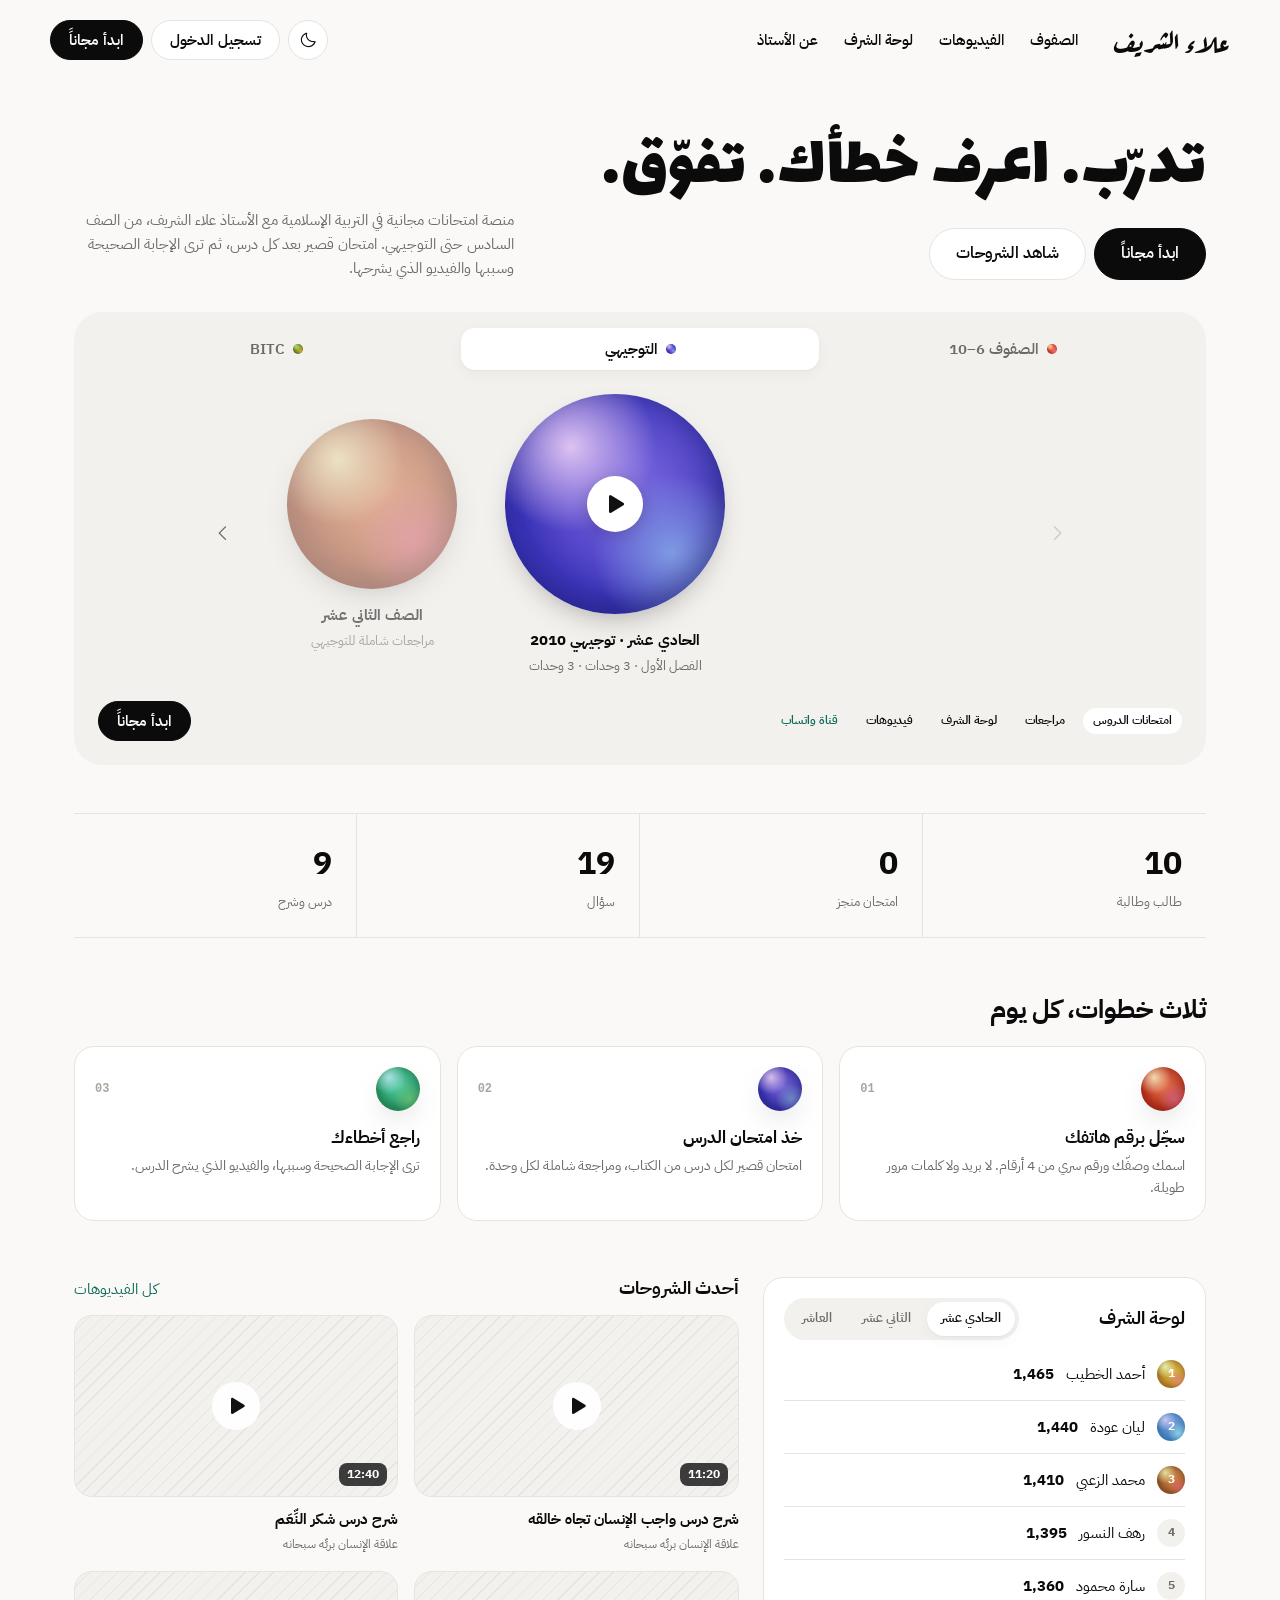
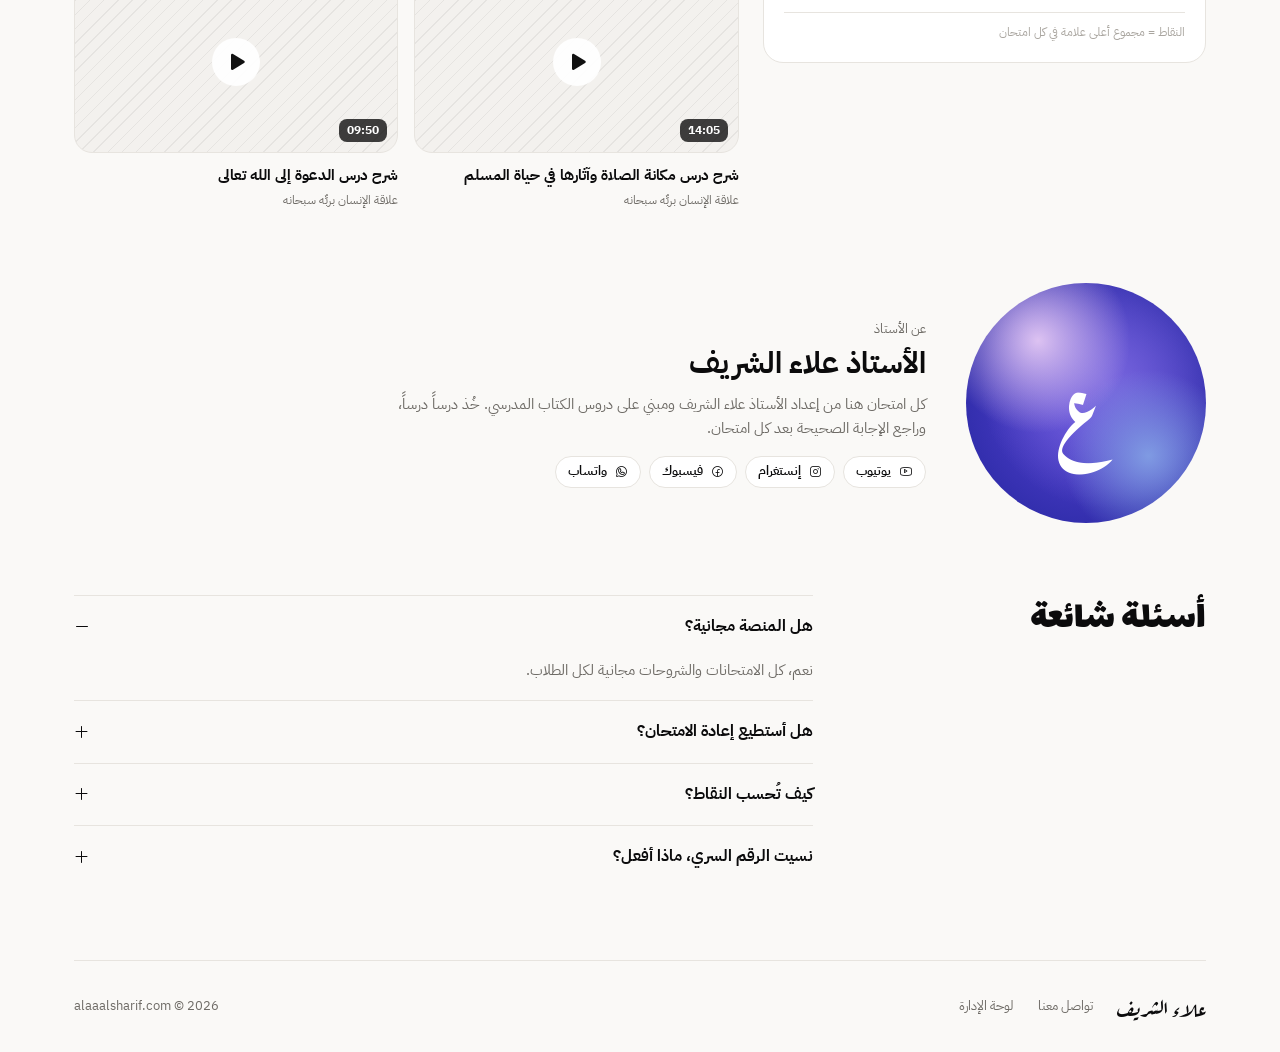
<file: alaaalsharif/index.html>
<!doctype html>
<html lang="ar" dir="rtl">
<head>
<meta charset="utf-8">
<meta name="viewport" content="width=device-width, initial-scale=1, viewport-fit=cut">
<title>علاء الشريف · منصة الامتحانات</title>
<meta name="description" content="منصة امتحانات مجانية مع الأستاذ علاء الشريف — امتحان بعد كل درس، الإجابة الصحيحة وسببها، ولوحة شرف.">
<meta name="theme-color" content="#FAF9F7">
<link rel="icon" href="data:image/svg+xml,%3Csvg xmlns='http://www.w3.org/2000/svg' viewBox='0 0 64 64'%3E%3Cdefs%3E%3CradialGradient id='g' cx='35%25' cy='30%25' r='70%25'%3E%3Cstop offset='0' stop-color='%238F7BFF'/%3E%3Cstop offset='1' stop-color='%2310006B'/%3E%3C/radialGradient%3E%3C/defs%3E%3Ccircle cx='32' cy='32' r='30' fill='url(%23g)'/%3E%3C/svg%3E">
<link rel="preconnect" href="https://fonts.googleapis.com">
<link rel="preconnect" href="https://fonts.gstatic.com" crossorigin>
<link href="https://fonts.googleapis.com/css2?family=IBM+Plex+Sans+Arabic:wght@400;500;600;700&family=Aref+Ruqaa:wght@700&display=swap" rel="stylesheet">
<link rel="stylesheet" href="vendor/phosphor/regular.css">
<link rel="stylesheet" href="vendor/phosphor/fill.css">
<link rel="stylesheet" href="styles.css">
</head>
<body>
<div id="app"></div>
<noscript><p style="padding:24px;text-align:center">هذه المنصة تحتاج إلى تفعيل JavaScript.</p></noscript>
<script src="data.js"></script>
<script src="app.js"></script>
</body>
</html>
</file>
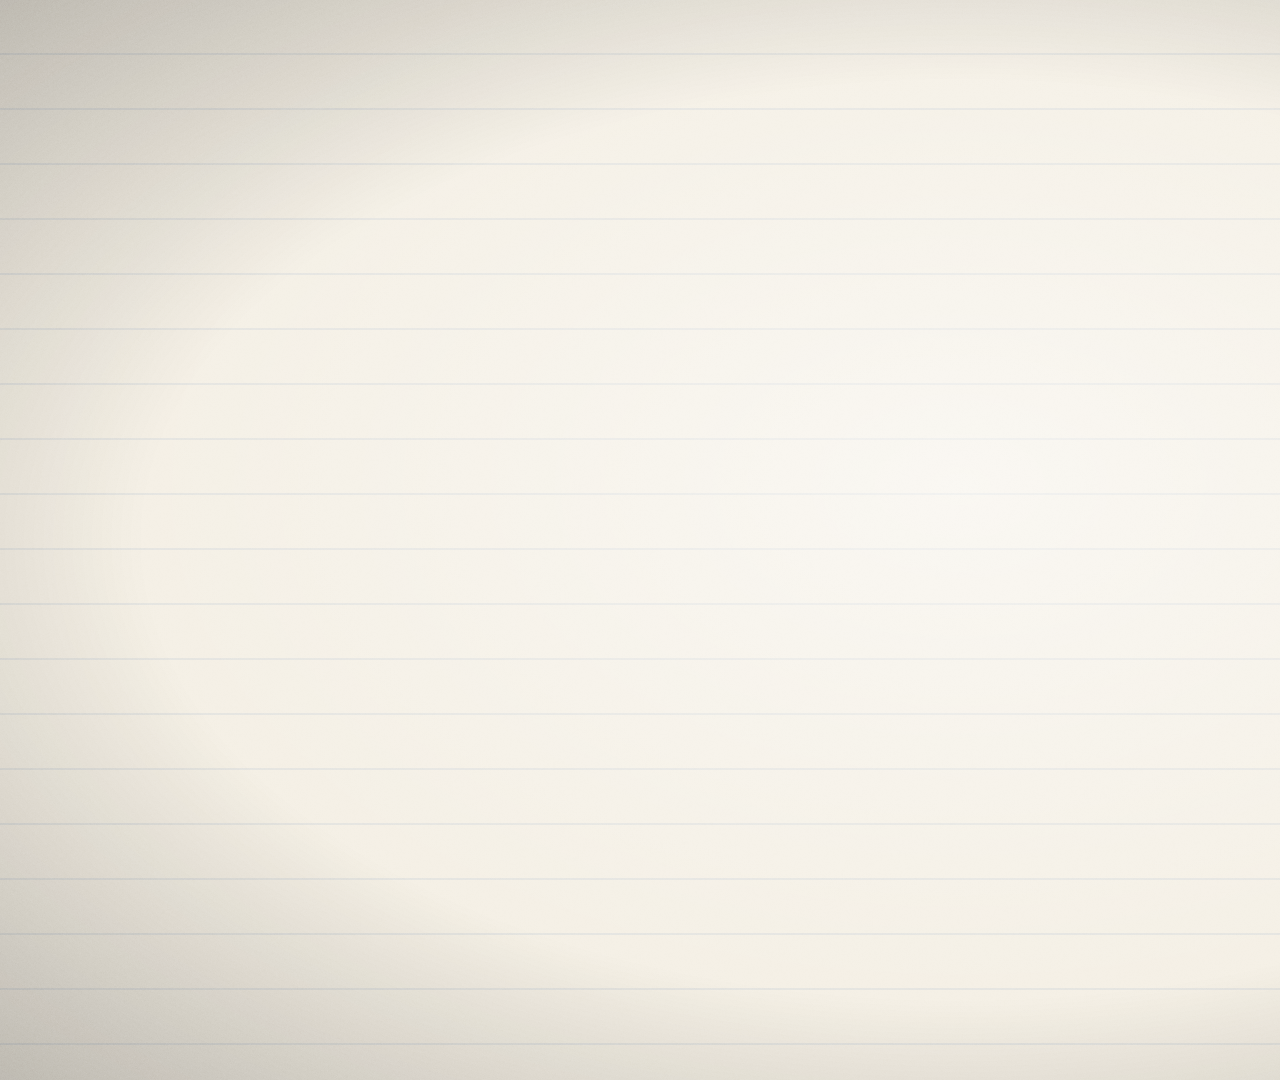
<file: brag-output-2026-09-29-090402/work/site/index.html>
<!doctype html>
<html lang="ar">
<head>
<meta charset="utf-8">
<link rel="stylesheet" href="fonts/fonts.css">
<link rel="stylesheet" href="fonts/anton.css">
<style>
  :root{--paper:#f4efe4;--navy:#1f2a44;--orange:#e0701f;--red:#c8202f;--pink:#f29ab0;--olive:#6b6a22;--lime:#e3ee57;--ink:#1d2433}
  *{box-sizing:border-box;margin:0;padding:0}
  html,body{width:1920px;height:1080px;overflow:hidden;background:#000}
  #stage{position:relative;width:1920px;height:1080px;overflow:hidden}
  .layer{position:absolute;inset:0;overflow:hidden}
  .abs{position:absolute;left:0;top:0}
  .paper{background:
      radial-gradient(ellipse at 50% 45%, rgba(255,255,255,.55), rgba(255,255,255,0) 70%),
      repeating-linear-gradient(to bottom, transparent 0 53px, rgba(120,150,190,.13) 53px 55px), var(--paper)}
  .anton{font-family:'Anton',sans-serif;line-height:1;white-space:nowrap}
  .lz{font-family:'Lalezar',sans-serif;line-height:1.3;white-space:nowrap;direction:rtl}
  .cairo{font-family:'Cairo',sans-serif;white-space:nowrap;direction:rtl}
  .mask{position:absolute;left:0;top:0;overflow:hidden;padding:4px 14px 10px}
  .mask .in{display:block;will-change:transform}
  .slab{position:absolute;left:0;top:0}
  .book{position:absolute;left:0;top:0;height:560px;z-index:15;transform-origin:50% 50%}
  .marquee{position:absolute;left:0;top:0;font-family:'Anton';font-size:420px;line-height:1;white-space:nowrap;color:transparent;-webkit-text-stroke:3px rgba(255,255,255,.22)}
  .idx{position:absolute;font-family:'Anton';font-size:44px;letter-spacing:4px;white-space:nowrap}
  #grain{position:absolute;inset:-50%;background:url(img/grain.png);opacity:.07;mix-blend-mode:overlay;z-index:100;pointer-events:none}
  #vig{position:absolute;inset:0;z-index:99;background:radial-gradient(ellipse at center, rgba(0,0,0,0) 60%, rgba(0,0,0,.22) 100%);pointer-events:none}
</style>
</head>
<body>
<div id="stage">

  <!-- S1 -->
  <div class="layer paper" id="L1" style="z-index:1">
    <div class="abs" id="cam1" style="width:1920px;height:1080px;transform-origin:0 0">
      <div class="slab" id="sl0" style="background:var(--orange)"></div>
      <div class="slab" id="sl1" style="background:var(--red)"></div>
      <div class="slab" id="sl2" style="background:var(--olive)"></div>
      <div class="mask" id="w0"><span class="in anton" style="font-size:250px;color:var(--navy)">HIGH</span></div>
      <div class="mask" id="w1"><span class="in anton" style="font-size:250px;color:var(--navy)">N<span id="oh">O</span>TE</span></div>
      <div class="mask" id="w2"><span class="in anton" style="font-size:250px;color:var(--navy)">JORDAN</span></div>
      <div class="mask" id="s1sub"><span class="in lz" style="font-size:54px;color:var(--navy)">الإنجليزي المتقدم · توجيهي 12</span></div>
    </div>
  </div>

  <!-- S2 -->
  <div class="layer" id="L2" style="z-index:2;background:radial-gradient(ellipse at 50% 55%, #2d3b5e 0%, #1f2a44 55%, #141b2e 100%)">
    <div id="dust"></div>
    <div class="abs" id="floor" style="width:1300px;height:160px;border-radius:50%;background:radial-gradient(ellipse, rgba(0,0,0,.45), rgba(0,0,0,0) 70%)"></div>
  </div>
  <div class="mask" id="s2t" style="z-index:16"><span class="in lz" style="font-size:120px;color:#fff">الباقة الكاملة</span></div>
  <div class="abs anton" id="s2b" style="z-index:16;font-size:54px;color:var(--lime)">HIGH NOTE JORDAN</div>

  <!-- S3 panels (built in JS) -->
  <div id="panels"></div>

  <!-- S4 -->
  <div class="layer" id="L4lead" style="z-index:19;background:var(--navy)"></div>
  <div class="layer" id="L4" style="z-index:20;background:var(--lime)">
    <div class="abs" id="cam4" style="width:1920px;height:1080px">
      <div class="slab" id="u0" style="background:var(--orange)"></div>
      <div class="slab" id="u1" style="background:var(--pink)"></div>
      <div class="slab" id="u2" style="background:var(--red)"></div>
      <div class="mask" id="k0"><span class="in lz" style="font-size:190px;color:var(--navy)">كل درس.</span></div>
      <div class="mask" id="k1"><span class="in lz" style="font-size:190px;color:var(--navy)">كل مهمة.</span></div>
      <div class="mask" id="k2"><span class="in lz" style="font-size:190px;color:var(--navy)">كل علامة.</span></div>
      <div class="abs" id="k3" style="font:600 64px 'Caveat';color:var(--navy);white-space:nowrap">Every lesson, Every task, Every mark.</div>
    </div>
  </div>

  <!-- S5 -->
  <div class="layer paper" id="L5" style="z-index:30">
    <div id="burst"></div>
  </div>
  <div class="abs anton" id="s5k" style="z-index:40;font-size:46px;color:var(--red)">HIGH NOTE JORDAN</div>
  <div class="abs" id="s5name" style="z-index:40">
    <div class="slab" id="s5bar" style="background:var(--lime);left:-20px;right:-20px;top:48%;bottom:4%;transform-origin:right center;border-radius:4px 12px 6px 14px"></div>
    <span class="lz" style="position:relative;font-size:140px;color:var(--navy)">مس آلاء الشريف</span>
  </div>
  <div class="mask" id="s5l" style="z-index:40"><span class="in cairo" style="font-size:46px;font-weight:800;color:var(--navy)">الإنجليزي المتقدم · توجيهي 12</span></div>


  <div class="abs" id="s5note" style="z-index:41;width:290px;height:240px;background:#f9e04b;box-shadow:0 18px 26px rgba(80,60,0,.28);display:flex;flex-direction:column;align-items:center;justify-content:center;direction:rtl">
    <div style="position:absolute;top:-16px;left:90px;width:110px;height:34px;background:rgba(255,255,255,.55);transform:rotate(3deg)"></div>
    <span class="cairo" style="font-size:40px;font-weight:800;color:var(--navy)">الباقة كاملة</span>
    <span class="lz" style="font-size:96px;color:var(--red);line-height:1.1">15 دينار</span>
  </div>

  <!-- S6 lesson start -->
  <div class="layer" id="L6lead" style="z-index:44;background:var(--lime)"></div>
  <div class="layer" id="L6" style="z-index:45;background:radial-gradient(ellipse at 50% 50%, #2d3b5e 0%, #1f2a44 60%, #141b2e 100%)">
    <div class="abs" id="cam6" style="width:1920px;height:1080px">
      <div class="slab" id="s6bar" style="background:var(--lime);transform-origin:right center"></div>
      <div class="abs" id="s6t" style="direction:rtl"><span class="lz" style="font-size:230px;color:#fff">بلّشت الحصة!</span></div>
      <div class="abs anton" id="s6k" style="font-size:44px;color:var(--lime)">HIGH NOTE JORDAN</div>
      <div class="mask" id="s6n"><span class="in lz" style="font-size:64px;color:#fff">مس آلاء الشريف</span></div>
    </div>
  </div>
  <img class="book" id="b0" src="img/full.png">
  <img class="book" id="b1" src="img/qbank.png">
  <img class="book" id="b2" src="img/meanings.png">
  <img class="book" id="b3" src="img/paragraphs.png">

  <div id="vig"></div>
  <div id="grain"></div>
</div>

<script>
const $=id=>document.getElementById(id);
const clamp=(x,a=0,b=1)=>Math.min(b,Math.max(a,x));
const lerp=(a,b,t)=>a+(b-a)*t;
const seg=(t,a,b)=>clamp((t-a)/(b-a));
const E={
  lin:x=>x, out:x=>1-Math.pow(1-x,3), in:x=>x*x*x, io:x=>x<.5?4*x*x*x:1-Math.pow(-2*x+2,3)/2,
  expoIn:x=>x===0?0:Math.pow(2,10*x-10), expoOut:x=>x===1?1:1-Math.pow(2,-10*x),
  back:x=>{const c1=1.70158,c3=c1+1;return 1+c3*Math.pow(x-1,3)+c1*Math.pow(x-1,2)},
  quint:x=>1-Math.pow(1-x,5),
};
function place(el,x,y,{o=1,s=1,r=0,anchor='c',extra=''}={}){
  const w=el.offsetWidth,h=el.offsetHeight; const left=anchor==='r'?x-w:anchor==='l'?x:x-w/2;
  el.style.transform=`translate(${left}px,${y-h/2}px) rotate(${r}deg) scale(${s}) ${extra}`; el.style.opacity=o;
}
function reveal(m,p,dir=1){ m.querySelector('.in').style.transform=`translateY(${(1-p)*115*dir}%)`; }
function show(el,v){ el.style.visibility=v?'visible':'hidden'; }
function shake(t,hits,amp=14,dur=.3){ let x=0,y=0; for(const h of hits){ const k=seg(t,h,h+dur); if(t>=h&&k<1){ const d=Math.pow(1-k,2)*amp; x+=Math.sin(t*93+h*7)*d; y+=Math.cos(t*71+h*3)*d; } } return [x,y]; }
// deterministic pseudo random
const rnd=i=>{const x=Math.sin(i*127.1+311.7)*43758.5453;return x-Math.floor(x);};

// ---------- S3 panels ----------
const CUTS=[
  {c:'#e0701f',label:'الكتاب كامل',sub:'من أول كلمة… لآخر سؤال وزاري',mq:'COMPLETE BOOK  COMPLETE BOOK',lc:'#fff',sc:'#2a1406',side:1},
  {c:'#c8202f',label:'بنك الأسئلة',sub:'',mq:'QUESTION BANK  QUESTION BANK',lc:'#fff',sc:'#fff',side:-1,counter:true},
  {c:'#f29ab0',label:'دوسية المعاني',sub:'meanings notes',mq:'MEANINGS  MEANINGS  MEANINGS',lc:'#1f2a44',sc:'#8a1f45',side:1,latin:true},
  {c:'#6b6a22',label:'ملخصات الفقرات',sub:'A GOOD PARAGRAPH',mq:'PARAGRAPHS  PARAGRAPHS',lc:'#f4efe4',sc:'#e3ee57',side:-1,latin:true},
];
const T0=4.52, CD=1.25;
const P=CUTS.map((c,k)=>{
  const lead=document.createElement('div'); lead.className='layer'; lead.style.zIndex=3+k*2; lead.style.background=k%2?'#e3ee57':'#f4efe4';
  const p=document.createElement('div'); p.className='layer'; p.style.zIndex=4+k*2; p.style.background=c.c;
  p.innerHTML=`<div class="marquee">${c.mq}</div>
    <div class="idx" style="color:${c.lc}">0${k+1}<span style="opacity:.5"> / 04</span></div>
    <div class="mask lbl"><span class="in lz" style="font-size:${c.counter?110:150}px;color:${c.lc}">${c.label}</span></div>
    ${c.counter?`<div class="abs cnt" style="display:flex;align-items:baseline;gap:28px;direction:rtl"><span class="lz" style="font-size:150px;color:#fff">سؤال</span><span class="anton num" style="font-size:300px;color:#fff;min-width:560px;text-align:center">1474</span></div>`:''}
    ${c.sub?`<div class="mask sub"><span class="in ${c.latin?'':'cairo'}" style="${c.latin?"font:600 70px 'Caveat';white-space:nowrap":'font-size:50px;font-weight:700'};color:${c.sc}">${c.sub}</span></div>`:''}`;
  $('panels').append(lead,p); return {lead,p,c};
});
function wipeClip(el,p){ const e=lerp(2240,-330,p); el.style.clipPath=`polygon(${e+320}px 0, 2400px 0, 2400px 1080px, ${e-320}px 1080px)`; }

// ---------- dust & burst ----------
const dust=[...Array(40)].map((_,i)=>{const d=document.createElement('div');d.className='abs';const s=2+rnd(i)*5;
  d.style.cssText+=`width:${s}px;height:${s}px;border-radius:50%;background:rgba(255,255,255,${.15+rnd(i+9)*.35})`;$('dust').appendChild(d);return d;});
const COLS=['#e0701f','#c8202f','#f29ab0','#6b6a22','#e3ee57','#6fbebe'];
const burst=[...Array(46)].map((_,i)=>{const d=document.createElement('div');d.className='abs';const s=10+rnd(i+3)*16;
  const shape=i%3; d.style.cssText+=`width:${s}px;height:${shape===1?s*.4:s}px;border-radius:${shape===0?'50%':'3px'};background:${COLS[i%COLS.length]}`;$('burst').appendChild(d);return d;});

// ---------- books ----------
const BK=[$('b0'),$('b1'),$('b2'),$('b3')];
const H=560;
function drawBook(el,{x,y,s=1,r=0,ry=0,o=1,z=15,br=1}){
  const w=el.naturalWidth*H/el.naturalHeight;
  el.style.transform=`translate(${x-w/2}px,${y-H/2}px) perspective(1600px) rotateY(${ry}deg) rotate(${r}deg) scale(${s})`;
  el.style.opacity=o; el.style.zIndex=z;
  el.style.filter=`brightness(${br}) drop-shadow(0 30px 34px rgba(0,0,0,.35)) drop-shadow(0 4px 6px rgba(0,0,0,.2))`;
}
const S3POS=k=>({x:CUTS[k].side>0?1400:520,y:560,s:1.42});

function books(t){
  BK.forEach((el,i)=>{
    let v=null;
    if(t>=2.02&&t<4.6){ // carousel
      const R0=E.back(seg(t,2.02,2.6))*560; const out=E.in(seg(t,4.22,4.5));
      const phi=720*E.quint(seg(t,2.02,4.25))+i*90; const a=phi*Math.PI/180;
      const zz=Math.cos(a), R=R0*(i===0?1:1+out*1.6);
      let p={x:960+Math.sin(a)*R, y:560-(1-zz)*38, s:(.58+.42*(zz+1)/2)*E.out(seg(t,2.02,2.4)), ry:-Math.sin(a)*32, r:0, z:Math.round(15+zz*3), br:.55+.45*(zz+1)/2, o:i===0?1:1-out};
      if(i===0){ const m=E.io(seg(t,4.2,4.55)); const q=S3POS(0); p={...p,x:lerp(p.x,q.x,m),y:lerp(p.y,q.y,m),s:lerp(p.s,q.s,m),ry:lerp(p.ry,0,m),br:lerp(p.br,1,m),z:18}; }
      v=p;
    }
    if(t>=4.55&&t<9.7){ // cuts: book i belongs to cut i
      const T=T0+i*CD, q=S3POS(i), sd=CUTS[i].side;
      if(t>=T-0.05&&t<T+CD+0.3){
        const ein=i===0?1:E.back(seg(t,T,T+0.4)); const eo=E.in(seg(t,T+CD-0.1,T+CD+0.22));
        const drift=(t-T);
        v={x:q.x+(1-ein)*sd*1300 - eo*sd*1500 - drift*sd*26, y:q.y-drift*8, s:q.s+drift*.05, r:(1-ein)*sd*14+eo*-sd*10+sd*2, ry:0, z:18, br:1, o:1};
      }
    }
    if(t>=12.02){ // lockup fan; order back->front: 3,2,0,1
      const ord=[2,3,1,0][i]; const j=ord; // j position 0..3 left->right
      const corners=[[-500,-400],[2400,-500],[-500,1500],[2400,1500]];
      const st=12.06+j*0.07; const e=E.back(seg(t,st,st+0.6)); const push=(t-12.02)*.012;
      const fx=960+(j-1.5)*170, fy=410+Math.abs(j-1.5)*22, fr=(j-1.5)*9;
      const c=corners[i];
      v={x:lerp(c[0],fx,e), y:lerp(c[1],fy,e), s:0.86+push, r:lerp(fr+(i%2?40:-40),fr,e), ry:0, z:34+j, br:1, o:t<st?0:1};
    }
    show(el,!!v); if(v) drawBook(el,v);
  });
}

// ---------- render ----------
window.render=function(t){
  // layer visibility
  show($('L1'),t<2.1); show($('L2'),t>=1.95&&t<4.9); show($('L4'),t>=9.3&&t<12.2); show($('L4lead'),t>=9.3&&t<12.2);
  show($('L5'),t>=11.6);
  $('grain').style.transform=`translate(${Math.floor(rnd(Math.floor(t*30))*400)-200}px,${Math.floor(rnd(Math.floor(t*30)+5)*400)-200}px)`;

  // ---- S1 ----
  if(t<2.1){
    const hits=[0.02,0.52,1.02]; const [sx,sy]=shake(t,hits.map(h=>h+.2),10);
    const ys=[250,530,810];
    [0,1,2].forEach(i=>{
      const h=hits[i], w=$('w'+i), sl=$('sl'+i);
      const ww=w.offsetWidth, wh=w.offsetHeight;
      place(w,960,ys[i]); reveal(w,t>=h+.16?1:0,1);
      // block reveal: grow from left, then retract to right
      const g=E.expoOut(seg(t,h,h+.17)), r=E.expoIn(seg(t,h+.17,h+.38));
      const left=960-ww/2, width=ww;
      sl.style.width=width+'px'; sl.style.height=(wh-20)+'px';
      sl.style.transformOrigin=r>0?'right':'left';
      sl.style.transform=`translate(${left}px,${ys[i]-wh/2+8}px) scaleX(${r>0?1-r:g})`;
    });
    // subtitle
    const sb=$('s1sub'); place(sb,960,1000); reveal(sb,E.quint(seg(t,1.2,1.5)));
    // zoom through O stroke
    const z=E.expoIn(seg(t,1.55,2.02)); const S=1+z*90;
    const o=$('oh').getBoundingClientRect(); // measure unscaled once
    if(!window._O && t>1.2){ window._O={x:o.left+o.width*0.14,y:o.top+o.height*.5}; }
    const fx=window._O?window._O.x:960, fy=window._O?window._O.y:540;
    $('cam1').style.transform=`translate(${sx*(1-z)}px,${sy*(1-z)}px) translate(${fx}px,${fy}px) scale(${S}) translate(${-fx}px,${-fy}px)`;
  }

  // ---- S2 ----
  {
    const on=t>=2.02&&t<4.55; show($('s2t'),on); show($('s2b'),on);
    const out=E.in(seg(t,4.2,4.45));
    place($('s2t'),960,140,{o:1-out,s:1+out*.2}); reveal($('s2t'),E.quint(seg(t,2.35,2.75)));
    const tr=E.quint(seg(t,2.5,3.4)); $('s2b').style.letterSpacing=lerp(80,22,tr)+'px';
    place($('s2b'),960,975,{o:clamp(tr*2)*(1-out)});
    place($('floor'),960,820,{s:E.out(seg(t,2.1,2.6))});
    dust.forEach((d,i)=>{const sp=20+rnd(i+1)*60; const x=(rnd(i+2)*2100 + (t-2)*sp*(rnd(i+4)>.5?1:-1))%2100-90; const y=rnd(i+3)*1080 - (t-2)*sp*.4;
      d.style.transform=`translate(${x}px,${((y%1080)+1080)%1080}px)`;});
  }

  // ---- S3 ----
  P.forEach(({lead,p,c},k)=>{
    const T=T0+k*CD; const on=t>=T-0.3&&t<T+CD+0.5&&t<9.95; show(lead,on); show(p,on);
    if(!on) return;
    wipeClip(lead,E.io(seg(t,T-0.26,T+0.1))); wipeClip(p,E.io(seg(t,T-0.16,T+0.18)));
    const sd=c.side; const tx=sd>0?690:1260; // text anchor opposite the book
    const mq=p.querySelector('.marquee'); mq.style.transform=`translate(${-600+(t-T)*sd*-260 - (1-E.expoOut(seg(t,T-0.1,T+0.5)))*sd*500}px,${330}px)`;
    const idx=p.querySelector('.idx'); place(idx,sd>0?80:1840,80,{anchor:sd>0?'l':'r',o:seg(t,T,T+.2)});
    const lbl=p.querySelector('.lbl');
    if(c.counter){
      const cnt=p.querySelector('.cnt'); const n=Math.round(1474*E.quint(seg(t,T+0.05,T+0.7)));
      cnt.querySelector('.num').textContent=n; const pop=t>T+0.7?1+.08*Math.pow(1-seg(t,T+.7,T+.9),2):1;
      place(cnt,tx,470,{s:pop*lerp(.8,1,E.back(seg(t,T,T+.3))),o:seg(t,T,T+.12)});
      place(lbl,tx,760); reveal(lbl,E.quint(seg(t,T+0.3,T+0.6)));
    } else {
      place(lbl,tx,470); reveal(lbl,E.quint(seg(t,T+0.08,T+0.42)));
    }
    const sub=p.querySelector('.sub'); if(sub){ place(sub,tx,640); reveal(sub,E.quint(seg(t,T+0.25,T+0.55))); }
  });

  // ---- S4 ----
  if(t>=9.3&&t<12.2){
    wipeClip($('L4lead'),E.io(seg(t,9.2,9.5))); wipeClip($('L4'),E.io(seg(t,9.3,9.6)));
    const hits=[9.52,10.02,10.52]; const [sx,sy]=shake(t,hits,16,.28);
    const ys=[250,500,750];
    hits.forEach((h,i)=>{
      const m=$('k'+i), u=$('u'+i); const e=E.expoOut(seg(t,h,h+.25));
      place(m,960,ys[i],{s:lerp(1.5,1,e),o:t>=h?1:0}); reveal(m,t>=h?1:0);
      const uw=m.offsetWidth-20; u.style.width=uw+'px'; u.style.height='26px'; u.style.transformOrigin='right';
      u.style.transform=`translate(${960-uw/2}px,${ys[i]+78}px) scaleX(${E.expoOut(seg(t,h+.1,h+.4))})`;
    });
    place($('k3'),960,960,{o:1,r:-2,extra:''}); $('k3').style.clipPath=`inset(0 ${(1-E.io(seg(t,10.9,11.5)))*100}% 0 0)`;
    $('cam4').style.transform=`translate(${sx}px,${sy}px) scale(${1+(t-9.5)*.015})`;
  }

  // ---- S5 ----
  {
    const ir=E.io(seg(t,11.7,12.08))*1150; $('L5').style.clipPath=`circle(${ir}px at 960px 540px)`;
    const on=t>=12.02; show($('s5k'),on); show($('s5name'),on); show($('s5l'),on);
    const push=1+(t-12.02)*.012;
    const k=E.quint(seg(t,12.45,13.0)); $('s5k').style.letterSpacing=lerp(60,16,k)+'px'; place($('s5k'),960,735,{o:clamp(k*2),s:push});
    const nm=E.back(seg(t,12.6,13.0)); place($('s5name'),960,855,{s:lerp(.6,1,nm)*push,o:clamp(nm*3)});
    $('s5bar').style.transform=`scaleX(${E.expoOut(seg(t,12.85,13.25))})`;
    place($('s5l'),960,975,{s:push}); reveal($('s5l'),E.quint(seg(t,13.05,13.4)));
    burst.forEach((d,i)=>{const b=seg(t,12.12,13.6); const a=rnd(i+20)*Math.PI*2, sp=500+rnd(i+30)*700;
      const e=E.expoOut(b); const x=960+Math.cos(a)*sp*e, y=420+Math.sin(a)*sp*e*.75 + b*b*220;
      d.style.transform=`translate(${x}px,${y}px) rotate(${rnd(i)*360+b*400}deg) scale(${1-E.in(b)})`; d.style.opacity=t<12.12?0:1;});
  }

  // ---- sticky price note ----
  { const nt=seg(t,13.52,13.8); const on=t>=13.52; show($('s5note'),on);
    place($('s5note'),1560,400,{o:clamp(nt*3),s:on?lerp(1.7,1,E.out(nt))*(1+(t-12.02)*.012):0,r:lerp(-18,-7,E.out(nt))+Math.sin(t*1.4)*.8}); }

  // ---- S6 lesson start ----
  { const on=t>=14.7; show($('L6'),on); show($('L6lead'),on);
    if(on){
      wipeClip($('L6lead'),E.io(seg(t,14.72,15.0))); wipeClip($('L6'),E.io(seg(t,14.8,15.08)));
      const [sx,sy]=shake(t,[15.1],18,.35);
      const e=E.expoOut(seg(t,15.02,15.3)); const tt=$('s6t');
      place(tt,960,470,{s:lerp(1.6,1,e)*(1+(t-15)*.02),o:t>=15.02?1:0});
      const bw=tt.offsetWidth-10; const b=$('s6bar'); b.style.width=bw+'px'; b.style.height='40px';
      b.style.transform=`translate(${960-bw/2}px,${560}px) scaleX(${E.expoOut(seg(t,15.2,15.55))})`;
      const k=E.quint(seg(t,15.45,16.0)); $('s6k').style.letterSpacing=lerp(60,16,k)+'px'; place($('s6k'),960,710,{o:clamp(k*2)});
      place($('s6n'),960,810); reveal($('s6n'),E.quint(seg(t,15.6,15.95)));
      const f=seg(t,17.2,17.5); $('cam6').style.transform=`translate(${sx}px,${sy}px)`; $('cam6').style.opacity=1-f;
    } }

  books(t);
};
window.ready=(async()=>{await document.fonts.ready; await Promise.all([...document.images].map(i=>i.complete?1:new Promise(r=>i.onload=r))); render(0); return true;})();
</script>
</body>
</html>
</file>
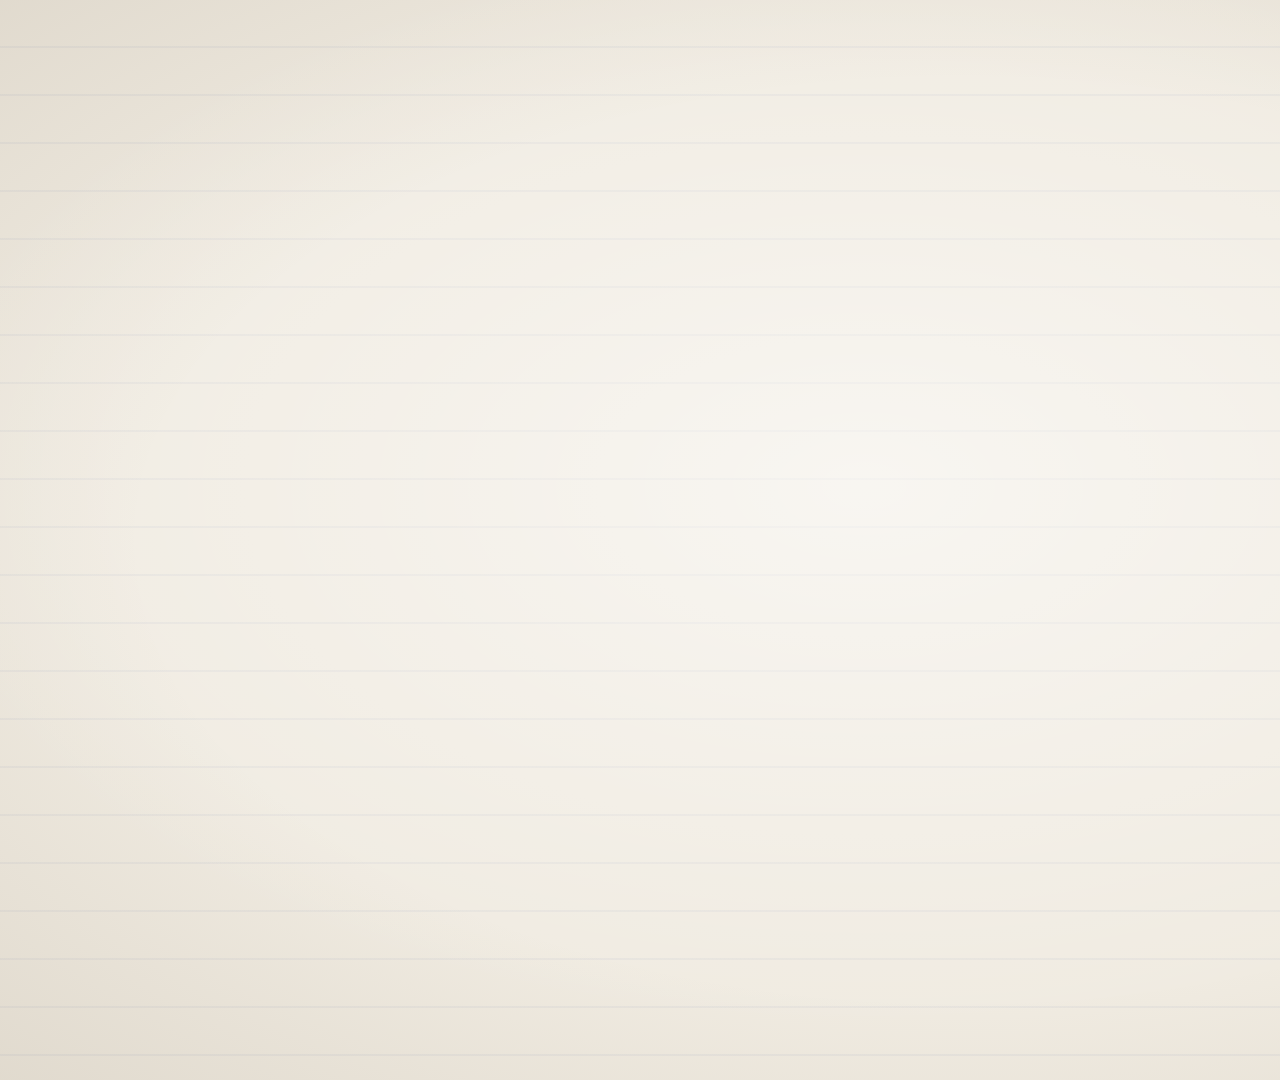
<file: brag-output-2026-09-29-092918/work/site/index.html>
<!doctype html>
<html lang="ar">
<head>
<meta charset="utf-8">
<link rel="stylesheet" href="fonts/more.css">
<style>
  :root{--ink:#20243a;--maroon:#a8322a;--lime:#e4ee5c;--paper:#f0ebe1}
  *{box-sizing:border-box;margin:0;padding:0}
  html,body{width:1920px;height:1080px;overflow:hidden;background:var(--paper)}
  #stage{position:relative;width:1920px;height:1080px;overflow:hidden;
    background:
      radial-gradient(ellipse at 45% 45%, rgba(255,255,255,.55), rgba(255,255,255,0) 65%),
      radial-gradient(ellipse at center, rgba(0,0,0,0) 60%, rgba(90,70,40,.10) 100%),
      repeating-linear-gradient(to bottom, transparent 0 46px, rgba(150,160,190,.10) 46px 48px),
      var(--paper)}
  #margin{position:absolute;top:0;bottom:0;left:1774px;width:2px;background:rgba(205,95,95,.45)}
  .abs{position:absolute;left:0;top:0}
  .rb{font-family:'Rubik',sans-serif;white-space:nowrap;direction:rtl}
  .bar{position:absolute;left:0;top:0;transform-origin:right center;
    background:repeating-linear-gradient(to bottom,#e2ec55 0 7px,#ecf27c 7px 10px,#e2ec55 10px 16px)}
  .hl{position:absolute;left:0;top:0}
  .hl .bar{left:-16px;right:-16px;top:50%;bottom:-2px;width:auto}
  .hl .tx{position:relative;display:block}
  .book{position:absolute;left:0;top:0;height:560px;filter:drop-shadow(0 22px 26px rgba(60,45,25,.28)) drop-shadow(0 3px 5px rgba(60,45,25,.18))}
  #lime{position:absolute;inset:0;z-index:60;background:repeating-linear-gradient(to bottom,#e1eb52 0 10px,#e9f070 10px 14px,#e1eb52 14px 26px)}
  #pen{z-index:70}
</style>
</head>
<body>
<div id="stage">
  <div id="margin"></div>

  <!-- S1 / S2 title -->
  <div class="hl" id="title"><div class="bar" id="titlebar"></div><span class="tx rb" style="font-size:108px;font-weight:900;color:var(--ink)">الإنجليزي المتقدم</span></div>
  <div id="labels"></div>

  <!-- taglines -->
  <div class="bar" id="tagbar" style="width:820px;height:56px"></div>
  <div class="abs rb" id="tg0" style="font-size:150px;font-weight:900;color:var(--ink)">كل درس.</div>
  <div class="abs rb" id="tg1" style="font-size:150px;font-weight:900;color:var(--ink)">كل مهمة.</div>
  <div class="abs rb" id="tg2" style="font-size:150px;font-weight:900;color:var(--ink)">كل علامة.</div>

  <!-- stamp -->
  <div class="abs" id="stamp" style="padding:14px;border:5px solid var(--maroon);border-radius:22px;opacity:.95">
    <div style="position:relative;border:9px solid var(--maroon);border-radius:14px;padding:18px 70px 26px;display:flex;align-items:center;gap:26px;direction:rtl;color:var(--maroon)">
      <span style="position:absolute;right:22px;top:50%;width:14px;height:14px;margin-top:-7px;border-radius:50%;background:var(--maroon)"></span>
      <span style="position:absolute;left:22px;top:50%;width:14px;height:14px;margin-top:-7px;border-radius:50%;background:var(--maroon)"></span>
      <span class="rb" id="num" style="font-size:112px;font-weight:800;min-width:290px;text-align:center;direction:ltr">1474</span>
      <span class="rb" style="font-size:112px;font-weight:800">سؤال</span>
    </div>
  </div>
  <div class="abs rb" id="stampsub" style="font-size:40px;font-weight:700;color:var(--ink)">بنك أسئلة شامل للفصل الأول</div>

  <!-- lockup text -->
  <div class="abs" id="lk" style="font:500 27px 'Rubik';letter-spacing:9px;color:var(--maroon);white-space:nowrap">HIGH NOTE JORDAN</div>
  <div class="hl" id="nm"><div class="bar" id="nmbar"></div><span class="tx rb" id="nmtx" style="font-size:124px;font-weight:900;color:var(--ink)">مس آلاء الشريف</span></div>
  <div class="abs rb" id="l1" style="font-size:50px;font-weight:700;color:var(--maroon)">الإنجليزي المتقدم · توجيهي 12</div>
  <div class="abs rb" id="l2" style="font-size:40px;font-weight:400;color:#6a6a70">من أول كلمة لآخر سؤال وزاري</div>
  <div class="abs" id="pill" style="background:#22263a;border-radius:60px;padding:10px 36px 12px 12px;display:flex;align-items:center;gap:20px;direction:rtl;box-shadow:0 8px 18px rgba(34,38,58,.22)">
    <span style="width:60px;height:60px;border-radius:50%;background:var(--lime);display:flex;align-items:center;justify-content:center">
      <svg width="30" height="36" viewBox="0 0 30 36"><rect x="6" y="2" width="18" height="32" rx="4" fill="none" stroke="#22263a" stroke-width="3.4"/><line x1="12" y1="28" x2="18" y2="28" stroke="#22263a" stroke-width="3" stroke-linecap="round"/></svg>
    </span>
    <span class="rb" style="font-size:38px;font-weight:700;color:#fff">للطلب</span>
    <span dir="ltr" style="font:700 46px 'Rubik';color:#fff;letter-spacing:1px">0780069629</span>
  </div>
  <div class="abs" id="note" style="width:250px;height:250px;background:#f7e55c;box-shadow:0 14px 22px rgba(80,60,0,.25),0 2px 3px rgba(80,60,0,.15);display:flex;flex-direction:column;align-items:center;justify-content:center;gap:6px;direction:rtl">
    <span class="rb" style="font-size:36px;font-weight:700;color:var(--ink)">الباقة كاملة</span>
    <span class="rb" style="font-size:78px;font-weight:900;color:var(--maroon);line-height:1.05">15 دينار</span>
  </div>
  <div id="stars"></div>

  <!-- end -->
  <svg class="abs" id="bell" width="260" height="230" viewBox="0 0 260 230" style="overflow:visible">
    <g id="rings" stroke="#a8322a" stroke-width="6" stroke-linecap="round">
      <line x1="42" y1="30" x2="72" y2="52"/><line x1="18" y1="92" x2="54" y2="98"/>
      <line x1="218" y1="30" x2="188" y2="52"/><line x1="242" y1="92" x2="206" y2="98"/>
    </g>
    <g id="bellbody">
      <circle cx="130" cy="44" r="12" fill="#22263a"/>
      <path d="M130 50 C 92 52, 80 88, 80 128 C 80 150, 72 162, 60 176 L 200 176 C 188 162, 180 150, 180 128 C 180 88, 168 52, 130 50 Z" fill="#22263a"/>
      <circle cx="130" cy="192" r="15" fill="#a8322a"/>
    </g>
  </svg>
  <div class="hl" id="endt"><div class="bar" id="endbar"></div><span class="tx rb" style="font-size:150px;font-weight:900;color:var(--ink)">بداية الحصة</span></div>
  <div class="abs rb" id="ends" style="font-size:42px;font-weight:700;color:var(--maroon)">الإنجليزي المتقدم · مس آلاء الشريف</div>

  <img class="book" id="b-paragraphs" src="img/paragraphs.png">
  <img class="book" id="b-meanings" src="img/meanings.png">
  <img class="book" id="b-full" src="img/full.png">
  <img class="book" id="b-qbank" src="img/qbank.png">

  <div id="lime"></div>
  <!-- highlighter pen: tip at (0,0) of the group -->
  <svg class="abs" id="pen" width="520" height="160" viewBox="-20 -80 520 160" style="overflow:visible">
    <defs>
      <linearGradient id="pb" x1="0" y1="0" x2="0" y2="1"><stop offset="0" stop-color="#e4f98a"/><stop offset=".45" stop-color="#bff04a"/><stop offset="1" stop-color="#94c72a"/></linearGradient>
      <linearGradient id="pc" x1="0" y1="0" x2="0" y2="1"><stop offset="0" stop-color="#d3f36a"/><stop offset="1" stop-color="#86b820"/></linearGradient>
    </defs>
    <g id="pg">
      <path d="M0 0 L22 -18 L40 -18 L40 18 L22 18 Z" fill="#c9e64a" stroke="#86ad23" stroke-width="2"/>
      <rect x="38" y="-30" width="70" height="60" rx="8" fill="url(#pc)"/>
      <rect x="104" y="-36" width="330" height="72" rx="14" fill="url(#pb)"/>
      <rect x="120" y="-26" width="250" height="12" rx="6" fill="rgba(255,255,255,.45)"/>
      <rect x="180" y="-12" width="160" height="30" rx="4" fill="rgba(255,255,255,.28)" stroke="rgba(120,160,40,.5)" stroke-width="2"/>
      <rect x="430" y="-30" width="30" height="60" rx="8" fill="#9fcf33"/>
    </g>
  </svg>
</div>

<script>
const $=id=>document.getElementById(id);
const clamp=(x,a=0,b=1)=>Math.min(b,Math.max(a,x));
const lerp=(a,b,t)=>a+(b-a)*t;
const seg=(t,a,b)=>clamp((t-a)/(b-a));
const E={lin:x=>x,out:x=>1-Math.pow(1-x,3),in:x=>x*x*x,io:x=>x<.5?4*x*x*x:1-Math.pow(-2*x+2,3)/2,
  back:x=>{const c1=1.3,c3=c1+1;return 1+c3*Math.pow(x-1,3)+c1*Math.pow(x-1,2)},quint:x=>1-Math.pow(1-x,5)};
const rnd=i=>{const x=Math.sin(i*127.1+311.7)*43758.5453;return x-Math.floor(x);};

// torn-edge clip for highlight bars
function torn(seed){ const pts=[]; const n=34;
  for(let i=0;i<=n;i++) pts.push(`${(i/n*100).toFixed(2)}% ${(rnd(seed+i)*14).toFixed(1)}%`);
  for(let i=n;i>=0;i--) pts.push(`${(i/n*100).toFixed(2)}% ${(100-rnd(seed+i+99)*14).toFixed(1)}%`);
  return `polygon(${pts.join(',')})`; }
document.querySelectorAll('.bar').forEach((b,i)=>b.style.clipPath=torn(i*50+3));

function place(el,x,y,{o=1,s=1,r=0,anchor='c',extra=''}={}){
  const w=el.offsetWidth??+el.getAttribute('width'),h=el.offsetHeight??+el.getAttribute('height');
  const left=anchor==='r'?x-w:anchor==='l'?x:x-w/2;
  el.style.transform=`translate(${left}px,${y-h/2}px) ${extra} rotate(${r}deg) scale(${s})`; el.style.opacity=o;
}
const barP=(el,p)=>el.style.transform=`scaleX(${clamp(p)})`;

// labels
const LBL=[['qbank','بنك الأسئلة',1580,2.45],['full','الكتاب كامل',1170,2.7],['meanings','دوسية المعاني',760,2.95],['paragraphs','ملخصات الفقرات',330,3.2]];
const labels=LBL.map(([k,t],i)=>{const d=document.createElement('div');d.className='hl';d.innerHTML=`<div class="bar"></div><span class="tx rb" style="font-size:42px;font-weight:700;color:var(--ink)">${t}</span>`;
  d.querySelector('.bar').style.clipPath=torn(700+i*40); $('labels').appendChild(d); return d;});

// stars
const STARS=[[1010,352,'#20243a',46,11.0],[1000,640,'#e0701f',34,12.55],[1862,690,'#e86a9a',34,12.65],[1812,930,'#3fb0b8',34,12.75],[1905,200,'#e86a9a',26,12.85]];
const stars=STARS.map(([x,y,c,s])=>{const e=document.createElementNS('http://www.w3.org/2000/svg','svg');e.setAttribute('width',s);e.setAttribute('height',s);e.setAttribute('viewBox','0 0 70 70');e.classList.add('abs');
  e.innerHTML=`<path d="M35 4 L43 26 L66 27 L48 41 L55 64 L35 51 L15 64 L22 41 L4 27 L27 26 Z" fill="none" stroke="${c}" stroke-width="6" stroke-linejoin="round"/>`;$('stars').appendChild(e);return e;});

// books
const H=560;
const BK={qbank:$('b-qbank'),full:$('b-full'),meanings:$('b-meanings'),paragraphs:$('b-paragraphs')};
function drawBook(el,p){ if(!p){el.style.visibility='hidden';return;} el.style.visibility='visible';
  const w=el.naturalWidth*H/el.naturalHeight;
  el.style.transform=`translate(${p.x-w/2}px,${p.y-H/2}px) perspective(1800px) rotateY(${p.ry||0}deg) rotate(${p.r||0}deg) scale(${p.s||1})`;
  el.style.opacity=p.o??1; el.style.zIndex=p.z||10; }
const REVEAL={qbank:[1580,2.45],full:[1170,2.7],meanings:[760,2.95],paragraphs:[330,3.2]};
const OUTORD={paragraphs:0,meanings:1,full:2,qbank:3};
const TAG={full:[5.7,6.5],paragraphs:[6.7,7.5],meanings:[7.7,8.6],qbank:[8.85,9.95]};
const STACK={paragraphs:[-112,-14,-13,10.0],meanings:[-78,-8,-8,10.12],full:[-42,-2,-3,10.24],qbank:[0,8,7,10.36]};
function bookPose(k,t){
  if(t>=16.55) return null;
  // reveal row
  const [rx,t0]=REVEAL[k];
  if(t>=t0&&t<5.75){ const e=E.back(seg(t,t0,t0+.45)); const oo=5.2+OUTORD[k]*.08; const f=E.in(seg(t,oo,oo+.2));
    if(f>=1) return null;
    return {x:lerp(2350,rx,e),y:lerp(760,540,e),r:lerp(28,[2,-1,1,-2][OUTORD[k]],e),s:1.02,ry:f*90,z:10}; }
  // tagline hero
  const [a,b]=TAG[k];
  if(t>=a&&t<b+.22){ const fin=E.out(seg(t,a,a+.28)); const fout=E.in(seg(t,b,b+.2));
    if(t>=b+.2) return null;
    const qb=k==='qbank'; return {x:(qb?570:570)+(t-a)*14,y:qb?570:550,s:qb?1.39:1.36,ry:-90*(1-fin)+90*fout,r:qb?-1:1,z:10}; }
  // stack
  const [dx,dy,rr,st]=STACK[k];
  if(t>=st){ const e=E.back(seg(t,st,st+.42)); const fl=Math.sin((t-10)*1.1+st*3)*3;
    return {x:lerp(-420,470+dx,e),y:lerp(-260,585+dy,e)+fl*(e>=1?1:0),r:lerp(rr-40,rr,e),s:1.32,z:20+Math.round((st-10)*10)}; }
  return null;
}

window.render=function(t){
  // ---- title ----
  { const ti=$('title'); const tip=lerp(1470,480,E.io(seg(t,0.95,1.6)));
    const shrink=E.io(seg(t,2.2,2.6)); const tout=seg(t,5.4,5.6);
    place(ti,960,lerp(515,108,shrink),{s:lerp(1,.56,shrink),o:1-tout});
    const w=ti.offsetWidth; const left=960-w/2;
    // reveal text right of the pen tip (in unscaled title coords)
    const cut=clamp((tip-left)/w,0,1); ti.querySelector('.tx').style.clipPath=t<2?`inset(-20px 0 -20px ${cut*100}%)`:'none';
    const bw=w+32; const bp=t<0.95?0:clamp((left+w+16-tip)/bw); barP($('titlebar'),t<2?bp:1);
    ti.style.visibility=t<5.7?'visible':'hidden';
    // pen
    const pen=$('pen'); let px,py,pr,po=1;
    if(t<0.95){ const e=E.out(seg(t,0.2,0.95)); px=lerp(2250,1470,e); py=lerp(-220,560,e); pr=lerp(-60,-32,e); }
    else if(t<1.6){ px=tip; py=560+Math.sin(t*20)*3; pr=-32; }
    else if(t<2.2){ const e=E.in(seg(t,1.6,2.0)); px=lerp(480,-600,e); py=lerp(560,-200,e); pr=lerp(-32,-50,e); }
    else if(t>=16.05&&t<16.75){ const e=E.io(seg(t,16.08,16.5)); const x2=E.in(seg(t,16.5,16.7));
      px=lerp(2050,40,e)-x2*700; py=610; pr=-28; }
    else { po=0; px=-900; py=-900; pr=0; }
    pen.style.transform=`translate(${px}px,${py}px) rotate(${pr}deg) translate(20px,-80px) scale(1.15)`; pen.style.transformOrigin='0 0'; pen.style.opacity=po;
    // lime wipe (right -> left, trailing the pen)
    const lx=t>=16.08?lerp(2050,40,E.io(seg(t,16.08,16.5)))-E.in(seg(t,16.5,16.7))*700:2000;
    const lo=1-seg(t,16.62,16.8);
    $('lime').style.clipPath=`inset(0 0 0 ${Math.max(0,lx)}px)`; $('lime').style.opacity=(t>=16.08&&t<16.8)?lo:0;
  }
  // labels
  LBL.forEach(([k,,x,t0],i)=>{ const d=labels[i]; const a=seg(t,t0+.28,t0+.5); const oo=5.2+OUTORD[k]*.08; const f=seg(t,oo,oo+.2);
    place(d,x,880,{o:a*(1-f),extra:`translateY(${(1-E.out(a))*14}px)`}); barP(d.querySelector('.bar'),E.out(seg(t,t0+.35,t0+.6))*(1-f)); });

  // ---- taglines ----
  { const texts=[['tg0',5.75,6.68],['tg1',6.7,7.68],['tg2',7.7,8.6]];
    texts.forEach(([id,a,b])=>{ const i=E.out(seg(t,a,a+.25)), o=E.in(seg(t,b,b+.18));
      place($(id),1360,578,{o:clamp(i*1.2)*(1-o),extra:`translate(${(1-i)*-40}px,${-o*34}px)`}); });
    const bin=E.out(seg(t,5.9,6.12)), bout=E.in(seg(t,8.6,8.78));
    $('tagbar').style.transform=`translate(${1420-410}px,${648-28}px) rotate(-1deg) scaleX(${bin*(1-bout)})`; }

  // ---- stamp ----
  { const a=E.out(seg(t,9.0,9.28)); const o=seg(t,9.92,10.08); const n=Math.round(1474*E.quint(seg(t,9.0,9.72)));
    $('num').textContent=n; place($('stamp'),1350,520,{s:lerp(1.45,1,a),r:6,o:(t<9?0:lerp(.35,1,a))*(1-o)});
    const s=seg(t,9.45,9.65); place($('stampsub'),1350,746,{o:s*(1-o),extra:`translateY(${(1-s)*12}px)`}); }

  // ---- lockup ----
  { const R=1752;
    const k=seg(t,10.45,10.7); place($('lk'),R,284,{anchor:'r',o:k});
    const full='مس آلاء الشريف'; const nch=Math.round(full.length*seg(t,10.7,11.2));
    $('nmtx').textContent=nch>0?full.slice(0,nch):'‏'; const nm=$('nm'); place(nm,R,440,{anchor:'r',o:nch>0?1:0});
    barP($('nmbar'),E.out(seg(t,11.2,11.42)));
    const a1=seg(t,11.45,11.68); place($('l1'),R,580,{anchor:'r',o:a1,extra:`translateY(${(1-E.out(a1))*12}px)`});
    const a2=seg(t,11.7,11.92); place($('l2'),R,660,{anchor:'r',o:a2,extra:`translateY(${(1-E.out(a2))*12}px)`});
    const p=seg(t,11.95,12.2); place($('pill'),1740,783,{anchor:'r',o:p,s:lerp(.94,1,E.out(p))});
    const nt=seg(t,12.45,12.65); place($('note'),1010,875,{o:clamp(nt*3),s:t<12.45?0:lerp(1.45,1,E.out(nt)),r:lerp(-14,-5,E.out(nt))});
    STARS.forEach(([x,y,,s,st],i)=>{ const e=E.back(seg(t,st,st+.3)); const tw=1+.1*Math.sin(t*3.2+i*1.7);
      place(stars[i],x,y,{s:e*tw,r:(t-st)*25+i*20,o:e>0?1:0}); });
    const on=t>=10&&t<16.6; ['lk','nm','l1','l2','pill','note','stars'].forEach(id=>$(id).style.visibility=on?'visible':'hidden');
  }

  // ---- end ----
  { const on=t>=16.55; ['bell','endt','ends'].forEach(id=>$(id).style.visibility=on?'visible':'hidden');
    const a=seg(t,16.6,16.9); const sw=Math.sin((t-16.8)*14)*14*Math.exp(-(t-16.8)*2.6)*(t>16.8?1:0);
    place($('bell'),960,300,{o:a});
    $('bellbody').setAttribute('transform',`rotate(${sw} 130 44)`);
    const rg=E.back(seg(t,16.9,17.15)); $('rings').setAttribute('transform',`translate(130 110) scale(${rg}) translate(-130 -110)`); $('rings').style.opacity=rg>0?1:0;
    place($('endt'),960,592,{o:a}); barP($('endbar'),E.out(seg(t,16.9,17.12)));
    const s=seg(t,17.1,17.32); place($('ends'),960,764,{o:s,extra:`translateY(${(1-E.out(s))*12}px)`}); }

  // books
  for(const k in BK) drawBook(BK[k],bookPose(k,t));
};
window.ready=(async()=>{await document.fonts.ready; await Promise.all([...document.images].map(i=>i.complete?1:new Promise(r=>i.onload=r))); render(0); return true;})();
</script>
</body>
</html>
</file>
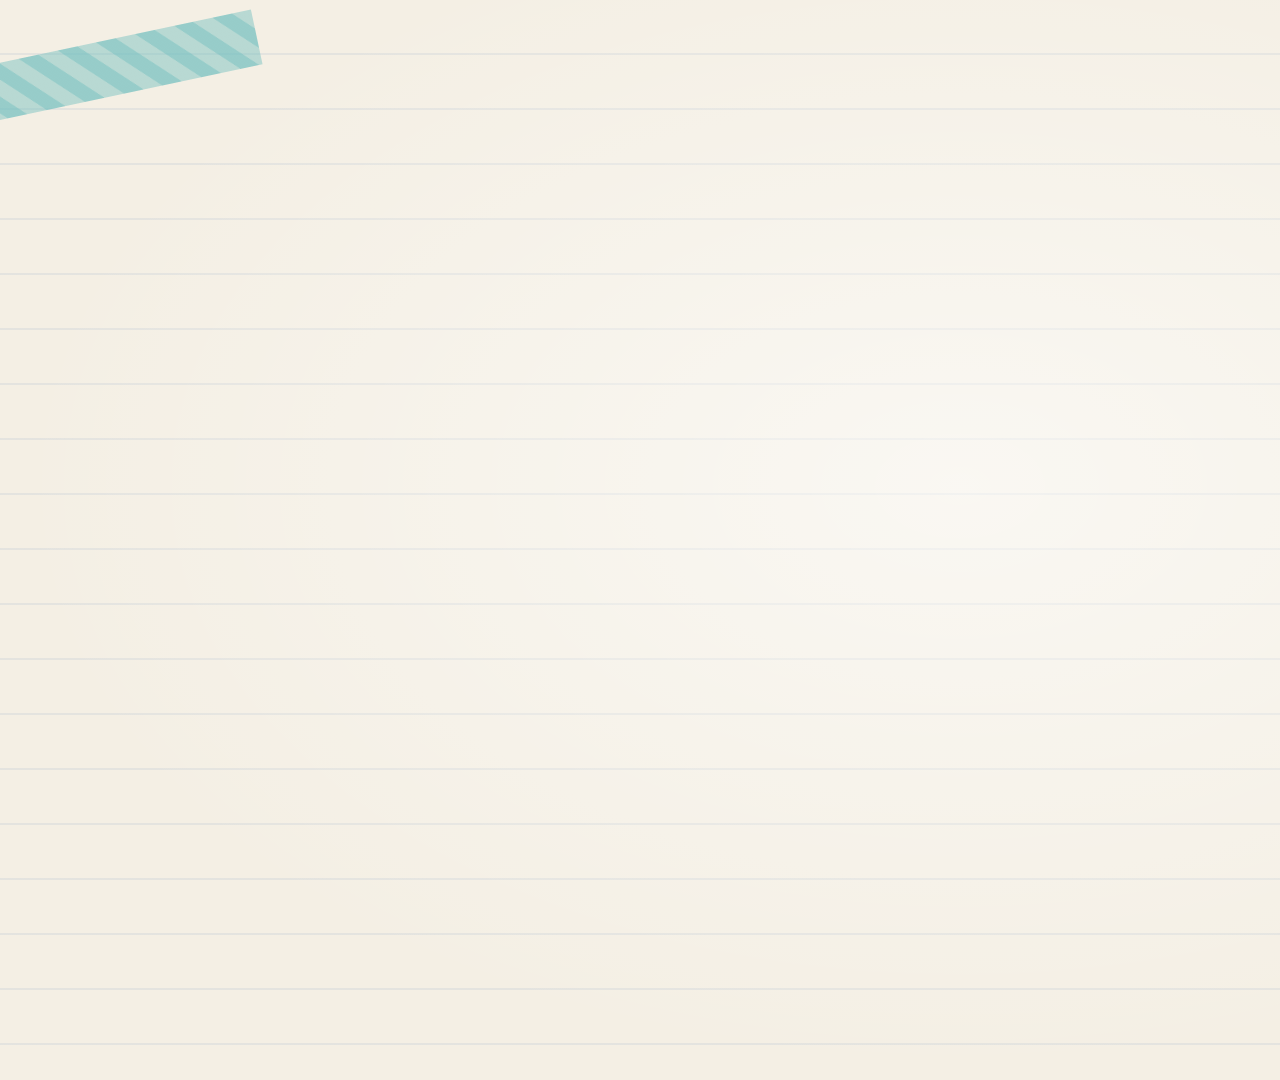
<file: brag-output/work/site/index.html>
<!doctype html>
<html lang="ar">
<head>
<meta charset="utf-8">
<link rel="stylesheet" href="fonts/fonts.css">
<style>
  :root{
    --paper:#f4efe4; --ink:#1d2433; --hl:#e3ee57; --red:#c8202f; --orange:#e0701f;
    --brown:#4a2a14; --pink:#f29ab0; --olive:#6b6a22; --navy:#1f2a44;
  }
  *{box-sizing:border-box;margin:0;padding:0}
  html,body{width:1920px;height:1080px;overflow:hidden;background:var(--paper)}
  #stage{position:relative;width:1920px;height:1080px;overflow:hidden;
    background:
      radial-gradient(ellipse at 50% 45%, rgba(255,255,255,.55), rgba(255,255,255,0) 70%),
      repeating-linear-gradient(to bottom, transparent 0 53px, rgba(120,150,190,.13) 53px 55px),
      var(--paper);}
  #margin{position:absolute;top:0;bottom:0;left:1800px;width:2px;background:rgba(210,90,90,.35)}
  #margin2{position:absolute;top:0;bottom:0;left:1808px;width:1px;background:rgba(210,90,90,.25)}
  .abs{position:absolute;will-change:transform,opacity}
  .ar{direction:rtl;font-family:'Cairo',sans-serif;white-space:nowrap}
  .lz{font-family:'Lalezar',sans-serif;font-weight:400;line-height:1.25}
  .hl{position:absolute;display:inline-block;white-space:nowrap}
  .hl .bar{position:absolute;left:-18px;right:-18px;top:46%;bottom:2%;background:var(--hl);
    transform-origin:right center;border-radius:4px 10px 6px 12px;
    clip-path:polygon(1% 12%,99% 0,100% 88%,0 100%)}
  .hl .tx{position:relative}
  .center{transform:translate(-50%,-50%)}
  .book{position:absolute;left:0;top:0;height:560px;filter:drop-shadow(0 26px 30px rgba(60,40,20,.28)) drop-shadow(0 4px 6px rgba(60,40,20,.18))}
  .bubble{position:absolute;width:92px;height:92px;border-radius:50%;border:5px solid var(--ink);
    font:700 44px 'Playfair Display',serif;color:var(--ink);display:flex;align-items:center;justify-content:center}
  .bubble .fill{position:absolute;inset:6px;border-radius:50%;background:var(--ink)}
  .bubble span{position:relative}
  .chip{position:absolute;padding:6px 26px 10px;border-radius:40px;font:800 36px 'Cairo';direction:rtl;white-space:nowrap}
  .card{position:absolute;width:440px;height:210px;transform-style:preserve-3d}
  .card .face{position:absolute;inset:0;background:#fffdf7;border-radius:14px;
    box-shadow:0 18px 30px rgba(60,40,20,.18),0 2px 4px rgba(60,40,20,.12);
    display:flex;align-items:center;justify-content:center;backface-visibility:hidden}
  
  .tape{position:absolute;width:150px;height:40px;background:rgba(242,154,176,.75);top:-18px;left:145px;transform:rotate(-4deg)}
  svg text{font-family:'Caveat',cursive}
</style>
</head>
<body>
<div id="stage">
  <div id="margin"></div><div id="margin2"></div>

  <!-- persistent decor -->
  <div class="abs" id="tape1" style="left:-40px;top:40px;width:300px;height:56px;background:repeating-linear-gradient(45deg,rgba(111,190,190,.7) 0 14px,rgba(111,190,190,.45) 14px 28px);transform:rotate(-12deg)"></div>
  <div class="abs" id="tape2" style="left:1600px;top:990px;width:320px;height:56px;background:repeating-linear-gradient(-45deg,rgba(242,154,176,.75) 0 14px,rgba(242,154,176,.5) 14px 28px);transform:rotate(-8deg)"></div>

  <!-- S1 hook -->
  <div class="hl lz abs" id="s1head" style="font-size:210px;color:var(--ink)"><span class="bar"></span><span class="tx ar lz">جاهز للوزاري؟</span></div>
  <div id="bubbles"></div>
  <svg class="abs" id="s1tick" width="140" height="140" viewBox="0 0 140 140" style="overflow:visible"><path d="M10 80 C 30 90, 45 110, 55 125 C 75 80, 100 40, 135 10" fill="none" stroke="#c8202f" stroke-width="12" stroke-linecap="round" stroke-linejoin="round" pathLength="1"/></svg>

  <!-- S2 reveal -->
  <div class="hl abs" id="s2head" style="font-size:64px;color:var(--ink)"><span class="bar"></span><span class="tx ar lz">الإنجليزي المتقدم · توجيهي 12</span></div>
  <div class="hl abs lbl" id="lbl-full"   style="font:800 36px 'Cairo';color:var(--ink)"><span class="bar"></span><span class="tx ar">الكتاب كامل</span></div>
  <div class="hl abs lbl" id="lbl-qbank"  style="font:800 36px 'Cairo';color:var(--ink)"><span class="bar"></span><span class="tx ar">بنك الأسئلة</span></div>
  <div class="hl abs lbl" id="lbl-meanings" style="font:800 36px 'Cairo';color:var(--ink)"><span class="bar"></span><span class="tx ar">دوسية المعاني</span></div>
  <div class="hl abs lbl" id="lbl-paragraphs" style="font:800 36px 'Cairo';color:var(--ink)"><span class="bar"></span><span class="tx ar">ملخصات الفقرات</span></div>

  <!-- S3 full book -->
  <div class="abs" id="s3blob" style="left:1330px;top:560px;width:900px;height:900px;margin:-450px 0 0 -450px;border-radius:50%;background:radial-gradient(circle, rgba(240,150,80,.40), rgba(240,150,80,0) 65%)"></div>
  <div class="hl abs" id="s3a" style="font-size:132px;color:var(--brown)"><span class="bar" style="background:#f7bf8e"></span><span class="tx ar lz">الكتاب كامل</span></div>
  <div class="abs ar" id="s3b" style="font:800 56px 'Cairo';color:var(--orange)">شامل الكتاب كامل</div>
  <div class="abs ar" id="s3c" style="font:700 46px 'Cairo';color:var(--ink)">من أول كلمة… لآخر سؤال وزاري</div>
  <div id="s3chips"></div>

  <!-- S4 question bank -->
  <div class="hl abs" id="s4a" style="font-size:120px;color:var(--ink)"><span class="bar" style="background:#f3b3b8"></span><span class="tx ar lz">بنك الأسئلة</span></div>
  <div class="abs" id="s4stamp" style="border:10px solid var(--red);border-radius:18px;padding:0 44px;outline:4px solid var(--red);outline-offset:8px;color:var(--red);display:flex;align-items:center;gap:24px;direction:rtl;background:rgba(255,255,255,.35)">
    <span class="lz" id="s4num" style="font-size:170px;line-height:1.15;font-variant-numeric:tabular-nums;min-width:390px;text-align:center">1474</span>
    <span class="lz" style="font-size:120px;line-height:1.15">سؤال</span>
  </div>
  <div class="abs ar" id="s4sub" style="font:700 40px 'Cairo';color:#555">الفصل الدراسي الأول</div>
  <div class="abs ar lz" id="s4c" style="font-size:64px;color:var(--ink)">ضع دائرة</div>
  <div id="s4opts"></div>
  <svg class="abs" id="s4circle" width="170" height="150" viewBox="0 0 170 150" style="overflow:visible"><path d="M95 12 C 30 5, 5 45, 12 85 C 20 130, 110 145, 150 105 C 175 75, 160 25, 110 14 C 90 10, 70 14, 60 20" fill="none" stroke="#c8202f" stroke-width="8" stroke-linecap="round" pathLength="1"/></svg>

  <!-- S5 split -->
  <div class="abs" id="s5div" style="left:958px;top:120px;width:4px;height:840px;background:repeating-linear-gradient(to bottom,rgba(29,36,51,.35) 0 14px,transparent 14px 26px);transform-origin:top"></div>
  <div class="hl abs" id="s5ra" style="font-size:92px;color:var(--ink)"><span class="bar" style="background:#f8b9c8"></span><span class="tx ar lz">دوسية المعاني</span></div>
  <div class="abs" id="s5rb" style="font:600 60px 'Caveat';color:#c23b63">meanings notes</div>
  <div class="card" id="s5card">
    <div class="face front"><span style="font:600 76px 'Playfair Display';color:var(--ink)">achieve</span></div>
    <div class="face back"><span class="ar" style="font:800 84px 'Cairo';color:#c23b63">يحقّق</span></div>
    <div class="tape"></div>
  </div>
  <div class="hl abs" id="s5la" style="font-size:92px;color:var(--olive)"><span class="bar" style="background:#e6e19a"></span><span class="tx ar lz">ملخصات الفقرات</span></div>
  <svg class="abs" id="s5map" width="520" height="330" viewBox="0 0 520 330" style="overflow:visible">
    <g stroke="#2b3550" stroke-width="3" fill="none" stroke-linecap="round">
      <path class="ln" d="M260 165 L110 62" pathLength="1"/><path class="ln" d="M260 165 L410 62" pathLength="1"/>
      <path class="ln" d="M260 165 L110 268" pathLength="1"/><path class="ln" d="M260 165 L410 268" pathLength="1"/>
    </g>
    <g class="node" data-x="260" data-y="165"><ellipse cx="260" cy="165" rx="112" ry="52" fill="#fffdf7" stroke="#2b3550" stroke-width="4"/><text x="260" y="160" text-anchor="middle" font-size="30" fill="#2b3550">A GOOD</text><text x="260" y="192" text-anchor="middle" font-size="30" fill="#6b6a22">PARAGRAPH</text></g>
    <g class="node" data-x="110" data-y="62"><ellipse cx="110" cy="62" rx="112" ry="40" fill="#fffdf7" stroke="#2b3550" stroke-width="3"/><text x="110" y="71" text-anchor="middle" font-size="25" fill="#2b3550">TOPIC SENTENCE</text></g>
    <g class="node" data-x="410" data-y="62"><ellipse cx="410" cy="62" rx="122" ry="40" fill="#fffdf7" stroke="#2b3550" stroke-width="3"/><text x="410" y="71" text-anchor="middle" font-size="24" fill="#2b3550">SUPPORTING DETAILS</text></g>
    <g class="node" data-x="110" data-y="268"><ellipse cx="110" cy="268" rx="92" ry="38" fill="#fffdf7" stroke="#2b3550" stroke-width="3"/><text x="110" y="278" text-anchor="middle" font-size="28" fill="#2b3550">COHERENCE</text></g>
    <g class="node" data-x="410" data-y="268"><ellipse cx="410" cy="268" rx="92" ry="38" fill="#fffdf7" stroke="#2b3550" stroke-width="3"/><text x="410" y="278" text-anchor="middle" font-size="28" fill="#2b3550">CONCLUSION</text></g>
  </svg>

  <!-- S6 tagline -->
  <div class="hl abs" id="s6a" style="font-size:150px;color:var(--ink)"><span class="bar"></span><span class="tx ar lz">كل درس.</span></div>
  <div class="hl abs" id="s6b" style="font-size:150px;color:var(--ink)"><span class="bar"></span><span class="tx ar lz">كل مهمة.</span></div>
  <div class="hl abs" id="s6c" style="font-size:150px;color:var(--red)"><span class="bar"></span><span class="tx ar lz">كل علامة.</span></div>
  <div class="abs" id="s6d" style="font:600 60px 'Caveat';color:#8a4b1f;white-space:nowrap">Every lesson, Every task, Every mark.</div>

  <!-- books (drawn above most text) -->
  <img class="book" id="b-paragraphs" src="img/paragraphs.png">
  <img class="book" id="b-meanings" src="img/meanings.png">
  <img class="book" id="b-full" src="img/full.png">
  <img class="book" id="b-qbank" src="img/qbank.png">

  <!-- S7 outro -->
  <div class="abs" id="s7k" style="font:600 30px 'Playfair Display';letter-spacing:12px;color:var(--red);white-space:nowrap">HIGH NOTE JORDAN</div>
  <div class="hl abs" id="s7name" style="font-size:136px;color:var(--ink)"><span class="bar"></span><span class="tx ar lz">مس آلاء الشريف</span></div>
  <svg class="abs" id="s7star" width="70" height="70" viewBox="0 0 70 70"><path d="M35 4 L43 26 L66 27 L48 41 L55 64 L35 51 L15 64 L22 41 L4 27 L27 26 Z" fill="none" stroke="#1d2433" stroke-width="4" stroke-linejoin="round"/></svg>
  <div class="abs ar" id="s7l1" style="font:800 50px 'Cairo';color:var(--ink)">الإنجليزي المتقدم · توجيهي 12</div>
  <div class="abs ar" id="s7l2" style="font:600 40px 'Cairo';color:#4b5263">من أول كلمة… لآخر سؤال وزاري</div>
  <div class="abs" id="s7pill" style="background:var(--navy);color:#fff;border-radius:60px;padding:12px 18px 14px 40px;display:flex;align-items:center;gap:22px;direction:rtl;box-shadow:0 12px 24px rgba(31,42,68,.25)">
    <span style="width:62px;height:62px;border-radius:50%;background:var(--hl);display:flex;align-items:center;justify-content:center">
      <svg width="34" height="34" viewBox="0 0 24 24"><path d="M6.6 10.8a15.1 15.1 0 0 0 6.6 6.6l2.2-2.2a1 1 0 0 1 1-.25 11.4 11.4 0 0 0 3.6.57 1 1 0 0 1 1 1V20a1 1 0 0 1-1 1A17 17 0 0 1 3 4a1 1 0 0 1 1-1h3.5a1 1 0 0 1 1 1c0 1.25.2 2.45.57 3.57a1 1 0 0 1-.25 1z" fill="#1f2a44"/></svg>
    </span>
    <span class="ar" style="font:800 40px 'Cairo'">للطلب</span>
    <span dir="ltr" style="font:800 50px 'Cairo';letter-spacing:2px">0780069629</span>
  </div>
  <div class="abs" id="s7note" style="width:300px;height:250px;background:#f9e04b;box-shadow:0 18px 26px rgba(80,60,0,.25);display:flex;flex-direction:column;align-items:center;justify-content:center;direction:rtl">
    <div style="position:absolute;top:-16px;left:95px;width:110px;height:34px;background:rgba(255,255,255,.55);transform:rotate(3deg)"></div>
    <span class="ar" style="font:800 40px 'Cairo';color:var(--ink)">الباقة كاملة</span>
    <span class="ar lz" style="font-size:96px;color:var(--red);line-height:1.1">15 دينار</span>
  </div>
  <div id="sparkles"></div>
</div>

<script>
const $ = id => document.getElementById(id);
const clamp=(x,a=0,b=1)=>Math.min(b,Math.max(a,x));
const lerp=(a,b,t)=>a+(b-a)*t;
const seg=(t,a,b)=>clamp((t-a)/(b-a));
const E={
  lin:x=>x,
  step:x=>x<1?0:1,
  out:x=>1-Math.pow(1-x,3),
  in:x=>x*x*x,
  io:x=>x<.5?4*x*x*x:1-Math.pow(-2*x+2,3)/2,
  back:x=>{const c1=1.70158,c3=c1+1;return 1+c3*Math.pow(x-1,3)+c1*Math.pow(x-1,2)},
  soft:x=>{const c1=1.1,c3=c1+1;return 1+c3*Math.pow(x-1,3)+c1*Math.pow(x-1,2)},
};

// keyframe track: [[t,{props},ease], ...] — ease applies to segment ending at that key
function track(keys,t){
  if(t<=keys[0][0]) return {...keys[0][1]};
  for(let i=1;i<keys.length;i++){
    const [t1,p1,e]=keys[i], [t0,p0]=keys[i-1];
    if(t<=t1){ const k=(E[e||'io'])(seg(t,t0,t1)); const o={};
      for(const key in p1) o[key]=lerp(p0[key]??p1[key],p1[key],k); for(const key in p0) if(!(key in o)) o[key]=p0[key]; return o;}
  }
  return {...keys[keys.length-1][1]};
}

// ---------- helpers for text pieces ----------
// place element with its CENTER at (x,y); anchor: 'c' center, 'r' right edge at x
function place(el,x,y,{o=1,s=1,r=0,dx=0,dy=0,anchor='c'}={}){
  const w=el.offsetWidth??+el.getAttribute('width'),h=el.offsetHeight??+el.getAttribute('height');
  const left = anchor==='r'? x-w : x-w/2;
  el.style.transform=`translate(${left+dx}px,${y-h/2+dy}px) rotate(${r}deg) scale(${s})`;
  el.style.opacity=o;
}
function hlBar(el,p){ el.querySelector('.bar').style.transform=`scaleX(${clamp(p)})`; }
// pop in / out helper returning {o,dy,s}
function inOut(t,tin,tout,{dur=.35,outDur=.25,rise=40,ease='back',sFrom=1}={}){
  const a=seg(t,tin,tin+dur), b=seg(t,tout,tout+outDur);
  const ea=E[ease](a), eb=E.in(b);
  return {o:clamp(Math.min(a*1.6,1)*(1-b)), dy:(1-ea)*rise - eb*50, s:lerp(sFrom,1,ea)};
}

// ---------- build repeated bits ----------
const LET=['A','B','C','D'];
const bubbles=LET.map(l=>{const d=document.createElement('div');d.className='bubble abs';d.innerHTML=`<div class="fill"></div><span>${l}</span>`;$('bubbles').appendChild(d);return d;});
const opts=LET.map(l=>{const d=document.createElement('div');d.className='bubble abs';d.style.width=d.style.height='84px';d.innerHTML=`<span>${l}</span>`;d.querySelector('span').style.fontSize='40px';$('s4opts').appendChild(d);return d;});
const chipTxt=[['قراءة','#fde0c8'],['امتحانات','#fde0c8'],['معاني','#fde0c8'],['قواعد','#fde0c8']];
const chips=chipTxt.map(([t,c])=>{const d=document.createElement('div');d.className='chip';d.style.background=c;d.style.color='#6b3410';d.textContent=t;$('s3chips').appendChild(d);return d;});
const spk=[];
const spkPos=[[1840,120,'#f29ab0'],[120,980,'#6fbebe'],[1080,140,'#e0701f'],[860,1010,'#c8202f'],[1880,760,'#6fbebe'],[60,420,'#e3c52b']];
spkPos.forEach(([x,y,c])=>{const s=document.createElementNS('http://www.w3.org/2000/svg','svg');s.setAttribute('width','44');s.setAttribute('height','44');s.setAttribute('viewBox','0 0 70 70');s.classList.add('abs');
  s.innerHTML=`<path d="M35 4 L43 26 L66 27 L48 41 L55 64 L35 51 L15 64 L22 41 L4 27 L27 26 Z" fill="none" stroke="${c}" stroke-width="6" stroke-linejoin="round"/>`;$('sparkles').appendChild(s);spk.push([s,x,y]);});

// ---------- book tracks ----------
const H=560;
const B={
  full:{el:$('b-full'),keys:[
    [2.52,{x:1560,y:-520,s:1,r:-14}],
    [2.95,{x:1560,y:545,s:1,r:-2},'soft'],
    [5.85,{x:1560,y:545,s:1,r:-2},'lin'],
    [6.35,{x:1340,y:560,s:1.42,r:3},'io'],
    [8.35,{x:1325,y:555,s:1.48,r:2},'lin'],
    [8.75,{x:2500,y:600,s:1.48,r:14},'in'],
    [15.9,{x:-700,y:600,s:1.15,r:-14},'step'],
    [16.45,{x:580,y:575,s:1.15,r:0},'out'],
    [22,{x:585,y:570,s:1.16,r:0.5},'lin']]},
  qbank:{el:$('b-qbank'),keys:[
    [3.02,{x:1180,y:-520,s:1,r:12}],
    [3.45,{x:1180,y:545,s:1,r:2},'soft'],
    [5.85,{x:1180,y:545,s:1,r:2},'lin'],
    [6.2,{x:1180,y:1600,s:1,r:12},'in'],
    [8.55,{x:-600,y:560,s:1.42,r:-10},'step'],
    [9.05,{x:560,y:560,s:1.42,r:-3},'out'],
    [11.2,{x:575,y:555,s:1.48,r:-2},'lin'],
    [11.55,{x:-700,y:560,s:1.48,r:-14},'in'],
    [16.0,{x:-700,y:600,s:1.15,r:-10},'step'],
    [16.6,{x:660,y:590,s:1.15,r:7},'out'],
    [22,{x:665,y:585,s:1.16,r:7.5},'lin']]},
  meanings:{el:$('b-meanings'),keys:[
    [3.52,{x:800,y:-520,s:1,r:-10}],
    [3.95,{x:800,y:545,s:1,r:-3},'soft'],
    [5.85,{x:800,y:545,s:1,r:-3},'lin'],
    [6.15,{x:800,y:1600,s:1,r:-12},'in'],
    [11.4,{x:1715,y:1500,s:1.05,r:10},'step'],
    [11.85,{x:1715,y:560,s:1.05,r:3},'out'],
    [13.8,{x:1712,y:555,s:1.07,r:2.5},'lin'],
    [14.1,{x:1715,y:-600,s:1.07,r:-6},'in'],
    [15.85,{x:-700,y:600,s:1.15,r:-14},'step'],
    [16.35,{x:500,y:565,s:1.15,r:-7},'out'],
    [22,{x:498,y:562,s:1.16,r:-7.5},'lin']]},
  paragraphs:{el:$('b-paragraphs'),keys:[
    [4.02,{x:420,y:-520,s:1,r:12}],
    [4.45,{x:420,y:545,s:1,r:3},'soft'],
    [5.85,{x:420,y:545,s:1,r:3},'lin'],
    [6.1,{x:420,y:1600,s:1,r:14},'in'],
    [11.55,{x:205,y:1500,s:1.05,r:-10},'step'],
    [12.0,{x:205,y:560,s:1.05,r:-3},'out'],
    [13.8,{x:208,y:555,s:1.07,r:-2.5},'lin'],
    [14.1,{x:205,y:-600,s:1.07,r:6},'in'],
    [15.8,{x:-700,y:600,s:1.15,r:-14},'step'],
    [16.3,{x:420,y:560,s:1.15,r:-14},'out'],
    [22,{x:417,y:558,s:1.16,r:-14.5},'lin']]},
};
function drawBooks(t){
  for(const k in B){const b=B[k];const p=track(b.keys,t);
    const w=b.el.naturalWidth*H/b.el.naturalHeight;
    b.el.style.transform=`translate(${p.x-w/2}px,${p.y-H/2}px) rotate(${p.r}deg) scale(${p.s})`;
    b.el.style.visibility=(t<b.keys[0][0])?'hidden':'visible';}
}

// ---------- render ----------
window.render=function(t){
  drawBooks(t);
  // decor drift
  $('tape1').style.transform=`translate(0,${Math.sin(t*.8)*4}px) rotate(-12deg)`;
  $('tape2').style.transform=`translate(0,${Math.sin(t*.7+1)*4}px) rotate(-8deg)`;

  // S1 hook
  bubbles.forEach((b,i)=>{const a=inOut(t,0.05+i*.08,2.25+i*.04,{dur:.3});
    place(b,960+(i-1.5)*150,720,{o:a.o,dy:a.dy,s:a.s});
    b.querySelector('.fill').style.transform=`scale(${i===2?E.back(seg(t,1.15,1.35)):0})`;
    b.querySelector('span').style.color=(i===2&&t>1.22)?'#fff':'';});
  { const a=inOut(t,0.35,2.3,{dur:.4,sFrom:1.25,rise:0}); place($('s1head'),960,420,{o:a.o,dy:a.dy,s:a.s}); hlBar($('s1head'),E.out(seg(t,.55,.85))*(1-seg(t,2.3,2.5))); }
  { const p=$('s1tick').querySelector('path'); p.style.strokeDasharray=1; p.style.strokeDashoffset=1-E.out(seg(t,1.3,1.6));
    const o=1-seg(t,2.25,2.45); place($('s1tick'),960+.5*150+30,680,{o}); }

  // S2 reveal
  { const a=inOut(t,2.55,5.8,{dur:.35}); place($('s2head'),960,130,{o:a.o,dy:a.dy}); hlBar($('s2head'),E.out(seg(t,2.7,3.0))*(1-seg(t,5.8,5.95))); }
  [['full',1560,2.52],['qbank',1180,3.02],['meanings',800,3.52],['paragraphs',420,4.02]].forEach(([k,x,t0])=>{
    const el=$('lbl-'+k); const a=inOut(t,t0+.42,5.75,{dur:.3,rise:20}); place(el,x,905,{o:a.o,dy:a.dy}); hlBar(el,E.out(seg(t,t0+.5,t0+.75))*(1-seg(t,5.75,5.9)));});

  // S3 full book
  { $('s3blob').style.transform=`scale(${E.out(seg(t,6.1,6.7))*(1-E.in(seg(t,8.35,8.7)))})`; $('s3blob').style.opacity=1;
    const a=inOut(t,6.25,8.35,{dur:.4}); place($('s3a'),930,300,{o:a.o,dy:a.dy,anchor:'r'}); hlBar($('s3a'),E.out(seg(t,6.45,6.75))*(1-seg(t,8.35,8.5)));
    const b=inOut(t,6.55,8.38,{dur:.35}); place($('s3b'),930,460,{o:b.o,dy:b.dy,anchor:'r'});
    const c=$('s3c'); const cw=E.io(seg(t,6.8,7.4)); c.style.clipPath=`inset(0 0 0 ${(1-cw)*100}%)`;
    const cc=inOut(t,6.8,8.41,{dur:.01,rise:0}); place(c,930,560,{o:cc.o,dy:cc.dy,anchor:'r'});
    let x=930; chips.forEach((ch,i)=>{const a=inOut(t,7.35+i*.1,8.4+i*.02,{dur:.3,rise:30,sFrom:.6}); place(ch,x,690,{o:a.o,dy:a.dy,s:a.s,anchor:'r'}); x-=ch.offsetWidth+18;});
  }

  // S4 question bank
  { const a=inOut(t,8.85,11.2,{dur:.4}); place($('s4a'),1320,215,{o:a.o,dy:a.dy}); hlBar($('s4a'),E.out(seg(t,9.0,9.3))*(1-seg(t,11.2,11.35)));
    const n=Math.round(1474*E.out(seg(t,9.0,9.95))); $('s4num').textContent=n;
    const st=$('s4stamp'); const slam=seg(t,10.02,10.2); const pre=t<10.02;
    const so=inOut(t,8.95,11.22,{dur:.3,rise:30});
    const sc= pre?1:lerp(1.35,1,E.out(slam)); const shake=(t>10.02&&t<10.3)?Math.sin(t*120)*6*(1-seg(t,10.02,10.3)):0;
    place(st,1320,440,{o:so.o,dy:so.dy+shake,s:sc,r:pre?0:lerp(-9,-4,E.out(slam))});
    const sb=inOut(t,10.1,11.24,{dur:.3,rise:16}); place($('s4sub'),1320,600,{o:sb.o,dy:sb.dy});
    const c=inOut(t,10.25,11.26,{dur:.3,rise:20}); place($('s4c'),1320,700,{o:c.o,dy:c.dy});
    opts.forEach((b,i)=>{const a=inOut(t,10.35+i*.06,11.26,{dur:.28,rise:24,sFrom:.6}); place(b,1320+(i-1.5)*130,830,{o:a.o,dy:a.dy,s:a.s});});
    const p=$('s4circle').querySelector('path'); p.style.strokeDasharray=1; p.style.strokeDashoffset=1-E.io(seg(t,10.6,11.0));
    place($('s4circle'),1320+(1-1.5)*130,830,{o:1-seg(t,11.22,11.35)});
  }

  // S5 split
  { $('s5div').style.transform=`scaleY(${E.out(seg(t,11.5,11.9))*(1-E.in(seg(t,13.8,14.05)))})`;
    const ra=inOut(t,11.7,13.8,{dur:.35}); place($('s5ra'),1245,260,{o:ra.o,dy:ra.dy}); hlBar($('s5ra'),E.out(seg(t,11.85,12.15))*(1-seg(t,13.8,13.95)));
    const rb=inOut(t,11.9,13.82,{dur:.35}); place($('s5rb'),1245,380,{o:rb.o,dy:rb.dy,r:-3});
    const cd=inOut(t,12.05,13.85,{dur:.4,rise:60}); const fl=E.io(seg(t,12.85,13.2))*180;
    const card=$('s5card'); card.style.transform=`translate(${1245-220}px,${640-105+cd.dy}px) rotate(-2deg) scaleX(${Math.max(.02,Math.abs(Math.cos(fl*Math.PI/180)))})`; card.style.opacity=cd.o;
    card.querySelector('.front').style.visibility=fl<90?'visible':'hidden'; card.querySelector('.back').style.visibility=fl<90?'hidden':'visible';
    const la=inOut(t,11.85,13.8,{dur:.35}); place($('s5la'),675,260,{o:la.o,dy:la.dy}); hlBar($('s5la'),E.out(seg(t,12.0,12.3))*(1-seg(t,13.8,13.95)));
    const mo=inOut(t,12.05,13.85,{dur:.3,rise:30}); place($('s5map'),675,640,{o:mo.o,dy:mo.dy});
    $('s5map').querySelectorAll('.ln').forEach((l,i)=>{l.style.strokeDasharray=1;l.style.strokeDashoffset=1-E.out(seg(t,12.35+i*.12,12.7+i*.12));});
    $('s5map').querySelectorAll('.node').forEach((g,i)=>{const s=i===0?E.back(seg(t,12.1,12.4)):E.back(seg(t,12.55+(i-1)*.12,12.85+(i-1)*.12));
      g.setAttribute('transform',`translate(${g.dataset.x} ${g.dataset.y}) scale(${s}) translate(${-g.dataset.x} ${-g.dataset.y})`);});
  }

  // S6 tagline
  [['s6a',14.02,300],['s6b',14.52,520],['s6c',15.02,740]].forEach(([id,t0,y],i)=>{
    const a=inOut(t,t0,15.82+i*.05,{dur:.3,sFrom:1.3,rise:0}); place($(id),960,y,{o:a.o,dy:a.dy,s:a.s}); hlBar($(id),E.out(seg(t,t0+.12,t0+.35))*(1-seg(t,15.8,15.95)));});
  { const a=inOut(t,15.1,15.9,{dur:.35,rise:20}); place($('s6d'),960,930,{o:a.o,dy:a.dy,r:-2}); }

  // S7 outro
  { const R=1740;
    const k=inOut(t,16.1,99,{dur:.4,rise:20}); place($('s7k'),R,230,{o:k.o,dy:k.dy,anchor:'r'});
    const nm=inOut(t,16.25,99,{dur:.45,sFrom:1.15,rise:0}); place($('s7name'),R,360,{o:nm.o,s:nm.s,anchor:'r'}); hlBar($('s7name'),E.out(seg(t,16.5,16.85)));
    const sw=$('s7name').offsetWidth; const st=E.back(seg(t,16.8,17.1));
    place($('s7star'),R-sw-40,290,{o:st>0?1:0,s:st,r:t*40});
    const l1=inOut(t,16.7,99,{dur:.35,rise:24}); place($('s7l1'),R,510,{o:l1.o,dy:l1.dy,anchor:'r'});
    const l2=inOut(t,16.85,99,{dur:.35,rise:24}); place($('s7l2'),R,590,{o:l2.o,dy:l2.dy,anchor:'r'});
    const pl=inOut(t,17.05,99,{dur:.4,rise:30,sFrom:.8}); place($('s7pill'),R,705,{o:pl.o,dy:pl.dy,s:pl.s,anchor:'r'});
    const nt=seg(t,17.52,17.8); const nts=t<17.52?0:lerp(1.6,1,E.out(nt));
    place($('s7note'),1060,915,{o:t<17.52?0:clamp(nt*3),s:nts,r:lerp(-14,-6,E.out(nt))+Math.sin(t*1.3)*.6});
    spk.forEach(([s,x,y],i)=>{const a=E.back(seg(t,16.3+i*.12,16.6+i*.12)); const tw=1+.12*Math.sin(t*4+i);
      s.style.transform=`translate(${x-22}px,${y-22}px) scale(${a*tw}) rotate(${t*30+i*40}deg)`; s.style.opacity=a>0?1:0;});
  }
};

window.ready=(async()=>{await document.fonts.ready; await Promise.all([...document.images].map(i=>i.complete?1:new Promise(r=>i.onload=r))); render(0); return true;})();
</script>
</body>
</html>
</file>
<file: alaaalsharif/vendor/phosphor/regular.css>
@font-face {
  font-family: "Phosphor";
  src: url("./Phosphor.woff2") format("woff2");
  font-weight: normal;
  font-style: normal;
  font-display: block;
}

.ph {
  /* use !important to prevent issues with browser extensions that change fonts */
  font-family: "Phosphor" !important;
  speak: never;
  font-style: normal;
  font-weight: normal;
  font-variant: normal;
  text-transform: none;
  line-height: 1;

  /* Enable Ligatures ================ */
  letter-spacing: 0;
  -webkit-font-feature-settings: "liga";
  -moz-font-feature-settings: "liga=1";
  -moz-font-feature-settings: "liga";
  -ms-font-feature-settings: "liga" 1;
  font-feature-settings: "liga";
  -webkit-font-variant-ligatures: discretionary-ligatures;
  font-variant-ligatures: discretionary-ligatures;

  /* Better Font Rendering =========== */
  -webkit-font-smoothing: antialiased;
  -moz-osx-font-smoothing: grayscale;
}

.ph.ph-acorn:before {
  content: "\eb9a";
}
.ph.ph-address-book:before {
  content: "\e6f8";
}
.ph.ph-address-book-tabs:before {
  content: "\ee4e";
}
.ph.ph-air-traffic-control:before {
  content: "\ecd8";
}
.ph.ph-airplane:before {
  content: "\e002";
}
.ph.ph-airplane-in-flight:before {
  content: "\e4fe";
}
.ph.ph-airplane-landing:before {
  content: "\e502";
}
.ph.ph-airplane-takeoff:before {
  content: "\e504";
}
.ph.ph-airplane-taxiing:before {
  content: "\e500";
}
.ph.ph-airplane-tilt:before {
  content: "\e5d6";
}
.ph.ph-airplay:before {
  content: "\e004";
}
.ph.ph-alarm:before {
  content: "\e006";
}
.ph.ph-alien:before {
  content: "\e8a6";
}
.ph.ph-align-bottom:before {
  content: "\e506";
}
.ph.ph-align-bottom-simple:before {
  content: "\eb0c";
}
.ph.ph-align-center-horizontal:before {
  content: "\e50a";
}
.ph.ph-align-center-horizontal-simple:before {
  content: "\eb0e";
}
.ph.ph-align-center-vertical:before {
  content: "\e50c";
}
.ph.ph-align-center-vertical-simple:before {
  content: "\eb10";
}
.ph.ph-align-left:before {
  content: "\e50e";
}
.ph.ph-align-left-simple:before {
  content: "\eaee";
}
.ph.ph-align-right:before {
  content: "\e510";
}
.ph.ph-align-right-simple:before {
  content: "\eb12";
}
.ph.ph-align-top:before {
  content: "\e512";
}
.ph.ph-align-top-simple:before {
  content: "\eb14";
}
.ph.ph-amazon-logo:before {
  content: "\e96c";
}
.ph.ph-ambulance:before {
  content: "\e572";
}
.ph.ph-anchor:before {
  content: "\e514";
}
.ph.ph-anchor-simple:before {
  content: "\e5d8";
}
.ph.ph-android-logo:before {
  content: "\e008";
}
.ph.ph-angle:before {
  content: "\e7bc";
}
.ph.ph-angular-logo:before {
  content: "\eb80";
}
.ph.ph-aperture:before {
  content: "\e00a";
}
.ph.ph-app-store-logo:before {
  content: "\e974";
}
.ph.ph-app-window:before {
  content: "\e5da";
}
.ph.ph-apple-logo:before {
  content: "\e516";
}
.ph.ph-apple-podcasts-logo:before {
  content: "\eb96";
}
.ph.ph-approximate-equals:before {
  content: "\edaa";
}
.ph.ph-archive:before {
  content: "\e00c";
}
.ph.ph-armchair:before {
  content: "\e012";
}
.ph.ph-arrow-arc-left:before {
  content: "\e014";
}
.ph.ph-arrow-arc-right:before {
  content: "\e016";
}
.ph.ph-arrow-bend-double-up-left:before {
  content: "\e03a";
}
.ph.ph-arrow-bend-double-up-right:before {
  content: "\e03c";
}
.ph.ph-arrow-bend-down-left:before {
  content: "\e018";
}
.ph.ph-arrow-bend-down-right:before {
  content: "\e01a";
}
.ph.ph-arrow-bend-left-down:before {
  content: "\e01c";
}
.ph.ph-arrow-bend-left-up:before {
  content: "\e01e";
}
.ph.ph-arrow-bend-right-down:before {
  content: "\e020";
}
.ph.ph-arrow-bend-right-up:before {
  content: "\e022";
}
.ph.ph-arrow-bend-up-left:before {
  content: "\e024";
}
.ph.ph-arrow-bend-up-right:before {
  content: "\e026";
}
.ph.ph-arrow-circle-down:before {
  content: "\e028";
}
.ph.ph-arrow-circle-down-left:before {
  content: "\e02a";
}
.ph.ph-arrow-circle-down-right:before {
  content: "\e02c";
}
.ph.ph-arrow-circle-left:before {
  content: "\e05a";
}
.ph.ph-arrow-circle-right:before {
  content: "\e02e";
}
.ph.ph-arrow-circle-up:before {
  content: "\e030";
}
.ph.ph-arrow-circle-up-left:before {
  content: "\e032";
}
.ph.ph-arrow-circle-up-right:before {
  content: "\e034";
}
.ph.ph-arrow-clockwise:before {
  content: "\e036";
}
.ph.ph-arrow-counter-clockwise:before {
  content: "\e038";
}
.ph.ph-arrow-down:before {
  content: "\e03e";
}
.ph.ph-arrow-down-left:before {
  content: "\e040";
}
.ph.ph-arrow-down-right:before {
  content: "\e042";
}
.ph.ph-arrow-elbow-down-left:before {
  content: "\e044";
}
.ph.ph-arrow-elbow-down-right:before {
  content: "\e046";
}
.ph.ph-arrow-elbow-left:before {
  content: "\e048";
}
.ph.ph-arrow-elbow-left-down:before {
  content: "\e04a";
}
.ph.ph-arrow-elbow-left-up:before {
  content: "\e04c";
}
.ph.ph-arrow-elbow-right:before {
  content: "\e04e";
}
.ph.ph-arrow-elbow-right-down:before {
  content: "\e050";
}
.ph.ph-arrow-elbow-right-up:before {
  content: "\e052";
}
.ph.ph-arrow-elbow-up-left:before {
  content: "\e054";
}
.ph.ph-arrow-elbow-up-right:before {
  content: "\e056";
}
.ph.ph-arrow-fat-down:before {
  content: "\e518";
}
.ph.ph-arrow-fat-left:before {
  content: "\e51a";
}
.ph.ph-arrow-fat-line-down:before {
  content: "\e51c";
}
.ph.ph-arrow-fat-line-left:before {
  content: "\e51e";
}
.ph.ph-arrow-fat-line-right:before {
  content: "\e520";
}
.ph.ph-arrow-fat-line-up:before {
  content: "\e522";
}
.ph.ph-arrow-fat-lines-down:before {
  content: "\e524";
}
.ph.ph-arrow-fat-lines-left:before {
  content: "\e526";
}
.ph.ph-arrow-fat-lines-right:before {
  content: "\e528";
}
.ph.ph-arrow-fat-lines-up:before {
  content: "\e52a";
}
.ph.ph-arrow-fat-right:before {
  content: "\e52c";
}
.ph.ph-arrow-fat-up:before {
  content: "\e52e";
}
.ph.ph-arrow-left:before {
  content: "\e058";
}
.ph.ph-arrow-line-down:before {
  content: "\e05c";
}
.ph.ph-arrow-line-down-left:before {
  content: "\e05e";
}
.ph.ph-arrow-line-down-right:before {
  content: "\e060";
}
.ph.ph-arrow-line-left:before {
  content: "\e062";
}
.ph.ph-arrow-line-right:before {
  content: "\e064";
}
.ph.ph-arrow-line-up:before {
  content: "\e066";
}
.ph.ph-arrow-line-up-left:before {
  content: "\e068";
}
.ph.ph-arrow-line-up-right:before {
  content: "\e06a";
}
.ph.ph-arrow-right:before {
  content: "\e06c";
}
.ph.ph-arrow-square-down:before {
  content: "\e06e";
}
.ph.ph-arrow-square-down-left:before {
  content: "\e070";
}
.ph.ph-arrow-square-down-right:before {
  content: "\e072";
}
.ph.ph-arrow-square-in:before {
  content: "\e5dc";
}
.ph.ph-arrow-square-left:before {
  content: "\e074";
}
.ph.ph-arrow-square-out:before {
  content: "\e5de";
}
.ph.ph-arrow-square-right:before {
  content: "\e076";
}
.ph.ph-arrow-square-up:before {
  content: "\e078";
}
.ph.ph-arrow-square-up-left:before {
  content: "\e07a";
}
.ph.ph-arrow-square-up-right:before {
  content: "\e07c";
}
.ph.ph-arrow-u-down-left:before {
  content: "\e07e";
}
.ph.ph-arrow-u-down-right:before {
  content: "\e080";
}
.ph.ph-arrow-u-left-down:before {
  content: "\e082";
}
.ph.ph-arrow-u-left-up:before {
  content: "\e084";
}
.ph.ph-arrow-u-right-down:before {
  content: "\e086";
}
.ph.ph-arrow-u-right-up:before {
  content: "\e088";
}
.ph.ph-arrow-u-up-left:before {
  content: "\e08a";
}
.ph.ph-arrow-u-up-right:before {
  content: "\e08c";
}
.ph.ph-arrow-up:before {
  content: "\e08e";
}
.ph.ph-arrow-up-left:before {
  content: "\e090";
}
.ph.ph-arrow-up-right:before {
  content: "\e092";
}
.ph.ph-arrows-clockwise:before {
  content: "\e094";
}
.ph.ph-arrows-counter-clockwise:before {
  content: "\e096";
}
.ph.ph-arrows-down-up:before {
  content: "\e098";
}
.ph.ph-arrows-horizontal:before {
  content: "\eb06";
}
.ph.ph-arrows-in:before {
  content: "\e09a";
}
.ph.ph-arrows-in-cardinal:before {
  content: "\e09c";
}
.ph.ph-arrows-in-line-horizontal:before {
  content: "\e530";
}
.ph.ph-arrows-in-line-vertical:before {
  content: "\e532";
}
.ph.ph-arrows-in-simple:before {
  content: "\e09e";
}
.ph.ph-arrows-left-right:before {
  content: "\e0a0";
}
.ph.ph-arrows-merge:before {
  content: "\ed3e";
}
.ph.ph-arrows-out:before {
  content: "\e0a2";
}
.ph.ph-arrows-out-cardinal:before {
  content: "\e0a4";
}
.ph.ph-arrows-out-line-horizontal:before {
  content: "\e534";
}
.ph.ph-arrows-out-line-vertical:before {
  content: "\e536";
}
.ph.ph-arrows-out-simple:before {
  content: "\e0a6";
}
.ph.ph-arrows-split:before {
  content: "\ed3c";
}
.ph.ph-arrows-vertical:before {
  content: "\eb04";
}
.ph.ph-article:before {
  content: "\e0a8";
}
.ph.ph-article-medium:before {
  content: "\e5e0";
}
.ph.ph-article-ny-times:before {
  content: "\e5e2";
}
.ph.ph-asclepius:before {
  content: "\ee34";
}
.ph.ph-caduceus:before {
  content: "\ee34";
}
.ph.ph-asterisk:before {
  content: "\e0aa";
}
.ph.ph-asterisk-simple:before {
  content: "\e832";
}
.ph.ph-at:before {
  content: "\e0ac";
}
.ph.ph-atom:before {
  content: "\e5e4";
}
.ph.ph-avocado:before {
  content: "\ee04";
}
.ph.ph-axe:before {
  content: "\e9fc";
}
.ph.ph-baby:before {
  content: "\e774";
}
.ph.ph-baby-carriage:before {
  content: "\e818";
}
.ph.ph-backpack:before {
  content: "\e922";
}
.ph.ph-backspace:before {
  content: "\e0ae";
}
.ph.ph-bag:before {
  content: "\e0b0";
}
.ph.ph-bag-simple:before {
  content: "\e5e6";
}
.ph.ph-balloon:before {
  content: "\e76c";
}
.ph.ph-bandaids:before {
  content: "\e0b2";
}
.ph.ph-bank:before {
  content: "\e0b4";
}
.ph.ph-barbell:before {
  content: "\e0b6";
}
.ph.ph-barcode:before {
  content: "\e0b8";
}
.ph.ph-barn:before {
  content: "\ec72";
}
.ph.ph-barricade:before {
  content: "\e948";
}
.ph.ph-baseball:before {
  content: "\e71a";
}
.ph.ph-baseball-cap:before {
  content: "\ea28";
}
.ph.ph-baseball-helmet:before {
  content: "\ee4a";
}
.ph.ph-basket:before {
  content: "\e964";
}
.ph.ph-basketball:before {
  content: "\e724";
}
.ph.ph-bathtub:before {
  content: "\e81e";
}
.ph.ph-battery-charging:before {
  content: "\e0ba";
}
.ph.ph-battery-charging-vertical:before {
  content: "\e0bc";
}
.ph.ph-battery-empty:before {
  content: "\e0be";
}
.ph.ph-battery-full:before {
  content: "\e0c0";
}
.ph.ph-battery-high:before {
  content: "\e0c2";
}
.ph.ph-battery-low:before {
  content: "\e0c4";
}
.ph.ph-battery-medium:before {
  content: "\e0c6";
}
.ph.ph-battery-plus:before {
  content: "\e808";
}
.ph.ph-battery-plus-vertical:before {
  content: "\ec50";
}
.ph.ph-battery-vertical-empty:before {
  content: "\e7c6";
}
.ph.ph-battery-vertical-full:before {
  content: "\e7c4";
}
.ph.ph-battery-vertical-high:before {
  content: "\e7c2";
}
.ph.ph-battery-vertical-low:before {
  content: "\e7be";
}
.ph.ph-battery-vertical-medium:before {
  content: "\e7c0";
}
.ph.ph-battery-warning:before {
  content: "\e0c8";
}
.ph.ph-battery-warning-vertical:before {
  content: "\e0ca";
}
.ph.ph-beach-ball:before {
  content: "\ed24";
}
.ph.ph-beanie:before {
  content: "\ea2a";
}
.ph.ph-bed:before {
  content: "\e0cc";
}
.ph.ph-beer-bottle:before {
  content: "\e7b0";
}
.ph.ph-beer-stein:before {
  content: "\eb62";
}
.ph.ph-behance-logo:before {
  content: "\e7f4";
}
.ph.ph-bell:before {
  content: "\e0ce";
}
.ph.ph-bell-ringing:before {
  content: "\e5e8";
}
.ph.ph-bell-simple:before {
  content: "\e0d0";
}
.ph.ph-bell-simple-ringing:before {
  content: "\e5ea";
}
.ph.ph-bell-simple-slash:before {
  content: "\e0d2";
}
.ph.ph-bell-simple-z:before {
  content: "\e5ec";
}
.ph.ph-bell-slash:before {
  content: "\e0d4";
}
.ph.ph-bell-z:before {
  content: "\e5ee";
}
.ph.ph-belt:before {
  content: "\ea2c";
}
.ph.ph-bezier-curve:before {
  content: "\eb00";
}
.ph.ph-bicycle:before {
  content: "\e0d6";
}
.ph.ph-binary:before {
  content: "\ee60";
}
.ph.ph-binoculars:before {
  content: "\ea64";
}
.ph.ph-biohazard:before {
  content: "\e9e0";
}
.ph.ph-bird:before {
  content: "\e72c";
}
.ph.ph-blueprint:before {
  content: "\eda0";
}
.ph.ph-bluetooth:before {
  content: "\e0da";
}
.ph.ph-bluetooth-connected:before {
  content: "\e0dc";
}
.ph.ph-bluetooth-slash:before {
  content: "\e0de";
}
.ph.ph-bluetooth-x:before {
  content: "\e0e0";
}
.ph.ph-boat:before {
  content: "\e786";
}
.ph.ph-bomb:before {
  content: "\ee0a";
}
.ph.ph-bone:before {
  content: "\e7f2";
}
.ph.ph-book:before {
  content: "\e0e2";
}
.ph.ph-book-bookmark:before {
  content: "\e0e4";
}
.ph.ph-book-open:before {
  content: "\e0e6";
}
.ph.ph-book-open-text:before {
  content: "\e8f2";
}
.ph.ph-book-open-user:before {
  content: "\ede0";
}
.ph.ph-bookmark:before {
  content: "\e0e8";
}
.ph.ph-bookmark-simple:before {
  content: "\e0ea";
}
.ph.ph-bookmarks:before {
  content: "\e0ec";
}
.ph.ph-bookmarks-simple:before {
  content: "\e5f0";
}
.ph.ph-books:before {
  content: "\e758";
}
.ph.ph-boot:before {
  content: "\ecca";
}
.ph.ph-boules:before {
  content: "\e722";
}
.ph.ph-bounding-box:before {
  content: "\e6ce";
}
.ph.ph-bowl-food:before {
  content: "\eaa4";
}
.ph.ph-bowl-steam:before {
  content: "\e8e4";
}
.ph.ph-bowling-ball:before {
  content: "\ea34";
}
.ph.ph-box-arrow-down:before {
  content: "\e00e";
}
.ph.ph-archive-box:before {
  content: "\e00e";
}
.ph.ph-box-arrow-up:before {
  content: "\ee54";
}
.ph.ph-boxing-glove:before {
  content: "\ea36";
}
.ph.ph-brackets-angle:before {
  content: "\e862";
}
.ph.ph-brackets-curly:before {
  content: "\e860";
}
.ph.ph-brackets-round:before {
  content: "\e864";
}
.ph.ph-brackets-square:before {
  content: "\e85e";
}
.ph.ph-brain:before {
  content: "\e74e";
}
.ph.ph-brandy:before {
  content: "\e6b4";
}
.ph.ph-bread:before {
  content: "\e81c";
}
.ph.ph-bridge:before {
  content: "\ea68";
}
.ph.ph-briefcase:before {
  content: "\e0ee";
}
.ph.ph-briefcase-metal:before {
  content: "\e5f2";
}
.ph.ph-broadcast:before {
  content: "\e0f2";
}
.ph.ph-broom:before {
  content: "\ec54";
}
.ph.ph-browser:before {
  content: "\e0f4";
}
.ph.ph-browsers:before {
  content: "\e0f6";
}
.ph.ph-bug:before {
  content: "\e5f4";
}
.ph.ph-bug-beetle:before {
  content: "\e5f6";
}
.ph.ph-bug-droid:before {
  content: "\e5f8";
}
.ph.ph-building:before {
  content: "\e100";
}
.ph.ph-building-apartment:before {
  content: "\e0fe";
}
.ph.ph-building-office:before {
  content: "\e0ff";
}
.ph.ph-buildings:before {
  content: "\e102";
}
.ph.ph-bulldozer:before {
  content: "\ec6c";
}
.ph.ph-bus:before {
  content: "\e106";
}
.ph.ph-butterfly:before {
  content: "\ea6e";
}
.ph.ph-cable-car:before {
  content: "\e49c";
}
.ph.ph-cactus:before {
  content: "\e918";
}
.ph.ph-cake:before {
  content: "\e780";
}
.ph.ph-calculator:before {
  content: "\e538";
}
.ph.ph-calendar:before {
  content: "\e108";
}
.ph.ph-calendar-blank:before {
  content: "\e10a";
}
.ph.ph-calendar-check:before {
  content: "\e712";
}
.ph.ph-calendar-dot:before {
  content: "\e7b2";
}
.ph.ph-calendar-dots:before {
  content: "\e7b4";
}
.ph.ph-calendar-heart:before {
  content: "\e8b0";
}
.ph.ph-calendar-minus:before {
  content: "\ea14";
}
.ph.ph-calendar-plus:before {
  content: "\e714";
}
.ph.ph-calendar-slash:before {
  content: "\ea12";
}
.ph.ph-calendar-star:before {
  content: "\e8b2";
}
.ph.ph-calendar-x:before {
  content: "\e10c";
}
.ph.ph-call-bell:before {
  content: "\e7de";
}
.ph.ph-camera:before {
  content: "\e10e";
}
.ph.ph-camera-plus:before {
  content: "\ec58";
}
.ph.ph-camera-rotate:before {
  content: "\e7a4";
}
.ph.ph-camera-slash:before {
  content: "\e110";
}
.ph.ph-campfire:before {
  content: "\e9d8";
}
.ph.ph-car:before {
  content: "\e112";
}
.ph.ph-car-battery:before {
  content: "\ee30";
}
.ph.ph-car-profile:before {
  content: "\e8cc";
}
.ph.ph-car-simple:before {
  content: "\e114";
}
.ph.ph-cardholder:before {
  content: "\e5fa";
}
.ph.ph-cards:before {
  content: "\e0f8";
}
.ph.ph-cards-three:before {
  content: "\ee50";
}
.ph.ph-caret-circle-double-down:before {
  content: "\e116";
}
.ph.ph-caret-circle-double-left:before {
  content: "\e118";
}
.ph.ph-caret-circle-double-right:before {
  content: "\e11a";
}
.ph.ph-caret-circle-double-up:before {
  content: "\e11c";
}
.ph.ph-caret-circle-down:before {
  content: "\e11e";
}
.ph.ph-caret-circle-left:before {
  content: "\e120";
}
.ph.ph-caret-circle-right:before {
  content: "\e122";
}
.ph.ph-caret-circle-up:before {
  content: "\e124";
}
.ph.ph-caret-circle-up-down:before {
  content: "\e13e";
}
.ph.ph-caret-double-down:before {
  content: "\e126";
}
.ph.ph-caret-double-left:before {
  content: "\e128";
}
.ph.ph-caret-double-right:before {
  content: "\e12a";
}
.ph.ph-caret-double-up:before {
  content: "\e12c";
}
.ph.ph-caret-down:before {
  content: "\e136";
}
.ph.ph-caret-left:before {
  content: "\e138";
}
.ph.ph-caret-line-down:before {
  content: "\e134";
}
.ph.ph-caret-line-left:before {
  content: "\e132";
}
.ph.ph-caret-line-right:before {
  content: "\e130";
}
.ph.ph-caret-line-up:before {
  content: "\e12e";
}
.ph.ph-caret-right:before {
  content: "\e13a";
}
.ph.ph-caret-up:before {
  content: "\e13c";
}
.ph.ph-caret-up-down:before {
  content: "\e140";
}
.ph.ph-carrot:before {
  content: "\ed38";
}
.ph.ph-cash-register:before {
  content: "\ed80";
}
.ph.ph-cassette-tape:before {
  content: "\ed2e";
}
.ph.ph-castle-turret:before {
  content: "\e9d0";
}
.ph.ph-cat:before {
  content: "\e748";
}
.ph.ph-cell-signal-full:before {
  content: "\e142";
}
.ph.ph-cell-signal-high:before {
  content: "\e144";
}
.ph.ph-cell-signal-low:before {
  content: "\e146";
}
.ph.ph-cell-signal-medium:before {
  content: "\e148";
}
.ph.ph-cell-signal-none:before {
  content: "\e14a";
}
.ph.ph-cell-signal-slash:before {
  content: "\e14c";
}
.ph.ph-cell-signal-x:before {
  content: "\e14e";
}
.ph.ph-cell-tower:before {
  content: "\ebaa";
}
.ph.ph-certificate:before {
  content: "\e766";
}
.ph.ph-chair:before {
  content: "\e950";
}
.ph.ph-chalkboard:before {
  content: "\e5fc";
}
.ph.ph-chalkboard-simple:before {
  content: "\e5fe";
}
.ph.ph-chalkboard-teacher:before {
  content: "\e600";
}
.ph.ph-champagne:before {
  content: "\eaca";
}
.ph.ph-charging-station:before {
  content: "\e8d0";
}
.ph.ph-chart-bar:before {
  content: "\e150";
}
.ph.ph-chart-bar-horizontal:before {
  content: "\e152";
}
.ph.ph-chart-donut:before {
  content: "\eaa6";
}
.ph.ph-chart-line:before {
  content: "\e154";
}
.ph.ph-chart-line-down:before {
  content: "\e8b6";
}
.ph.ph-chart-line-up:before {
  content: "\e156";
}
.ph.ph-chart-pie:before {
  content: "\e158";
}
.ph.ph-chart-pie-slice:before {
  content: "\e15a";
}
.ph.ph-chart-polar:before {
  content: "\eaa8";
}
.ph.ph-chart-scatter:before {
  content: "\eaac";
}
.ph.ph-chat:before {
  content: "\e15c";
}
.ph.ph-chat-centered:before {
  content: "\e160";
}
.ph.ph-chat-centered-dots:before {
  content: "\e164";
}
.ph.ph-chat-centered-slash:before {
  content: "\e162";
}
.ph.ph-chat-centered-text:before {
  content: "\e166";
}
.ph.ph-chat-circle:before {
  content: "\e168";
}
.ph.ph-chat-circle-dots:before {
  content: "\e16c";
}
.ph.ph-chat-circle-slash:before {
  content: "\e16a";
}
.ph.ph-chat-circle-text:before {
  content: "\e16e";
}
.ph.ph-chat-dots:before {
  content: "\e170";
}
.ph.ph-chat-slash:before {
  content: "\e15e";
}
.ph.ph-chat-teardrop:before {
  content: "\e172";
}
.ph.ph-chat-teardrop-dots:before {
  content: "\e176";
}
.ph.ph-chat-teardrop-slash:before {
  content: "\e174";
}
.ph.ph-chat-teardrop-text:before {
  content: "\e178";
}
.ph.ph-chat-text:before {
  content: "\e17a";
}
.ph.ph-chats:before {
  content: "\e17c";
}
.ph.ph-chats-circle:before {
  content: "\e17e";
}
.ph.ph-chats-teardrop:before {
  content: "\e180";
}
.ph.ph-check:before {
  content: "\e182";
}
.ph.ph-check-circle:before {
  content: "\e184";
}
.ph.ph-check-fat:before {
  content: "\eba6";
}
.ph.ph-check-square:before {
  content: "\e186";
}
.ph.ph-check-square-offset:before {
  content: "\e188";
}
.ph.ph-checkerboard:before {
  content: "\e8c4";
}
.ph.ph-checks:before {
  content: "\e53a";
}
.ph.ph-cheers:before {
  content: "\ea4a";
}
.ph.ph-cheese:before {
  content: "\e9fe";
}
.ph.ph-chef-hat:before {
  content: "\ed8e";
}
.ph.ph-cherries:before {
  content: "\e830";
}
.ph.ph-church:before {
  content: "\ecea";
}
.ph.ph-cigarette:before {
  content: "\ed90";
}
.ph.ph-cigarette-slash:before {
  content: "\ed92";
}
.ph.ph-circle:before {
  content: "\e18a";
}
.ph.ph-circle-dashed:before {
  content: "\e602";
}
.ph.ph-circle-half:before {
  content: "\e18c";
}
.ph.ph-circle-half-tilt:before {
  content: "\e18e";
}
.ph.ph-circle-notch:before {
  content: "\eb44";
}
.ph.ph-circles-four:before {
  content: "\e190";
}
.ph.ph-circles-three:before {
  content: "\e192";
}
.ph.ph-circles-three-plus:before {
  content: "\e194";
}
.ph.ph-circuitry:before {
  content: "\e9c2";
}
.ph.ph-city:before {
  content: "\ea6a";
}
.ph.ph-clipboard:before {
  content: "\e196";
}
.ph.ph-clipboard-text:before {
  content: "\e198";
}
.ph.ph-clock:before {
  content: "\e19a";
}
.ph.ph-clock-afternoon:before {
  content: "\e19c";
}
.ph.ph-clock-clockwise:before {
  content: "\e19e";
}
.ph.ph-clock-countdown:before {
  content: "\ed2c";
}
.ph.ph-clock-counter-clockwise:before {
  content: "\e1a0";
}
.ph.ph-clock-user:before {
  content: "\edec";
}
.ph.ph-closed-captioning:before {
  content: "\e1a4";
}
.ph.ph-cloud:before {
  content: "\e1aa";
}
.ph.ph-cloud-arrow-down:before {
  content: "\e1ac";
}
.ph.ph-cloud-arrow-up:before {
  content: "\e1ae";
}
.ph.ph-cloud-check:before {
  content: "\e1b0";
}
.ph.ph-cloud-fog:before {
  content: "\e53c";
}
.ph.ph-cloud-lightning:before {
  content: "\e1b2";
}
.ph.ph-cloud-moon:before {
  content: "\e53e";
}
.ph.ph-cloud-rain:before {
  content: "\e1b4";
}
.ph.ph-cloud-slash:before {
  content: "\e1b6";
}
.ph.ph-cloud-snow:before {
  content: "\e1b8";
}
.ph.ph-cloud-sun:before {
  content: "\e540";
}
.ph.ph-cloud-warning:before {
  content: "\ea98";
}
.ph.ph-cloud-x:before {
  content: "\ea96";
}
.ph.ph-clover:before {
  content: "\edc8";
}
.ph.ph-club:before {
  content: "\e1ba";
}
.ph.ph-coat-hanger:before {
  content: "\e7fe";
}
.ph.ph-coda-logo:before {
  content: "\e7ce";
}
.ph.ph-code:before {
  content: "\e1bc";
}
.ph.ph-code-block:before {
  content: "\eafe";
}
.ph.ph-code-simple:before {
  content: "\e1be";
}
.ph.ph-codepen-logo:before {
  content: "\e978";
}
.ph.ph-codesandbox-logo:before {
  content: "\ea06";
}
.ph.ph-coffee:before {
  content: "\e1c2";
}
.ph.ph-coffee-bean:before {
  content: "\e1c0";
}
.ph.ph-coin:before {
  content: "\e60e";
}
.ph.ph-coin-vertical:before {
  content: "\eb48";
}
.ph.ph-coins:before {
  content: "\e78e";
}
.ph.ph-columns:before {
  content: "\e546";
}
.ph.ph-columns-plus-left:before {
  content: "\e544";
}
.ph.ph-columns-plus-right:before {
  content: "\e542";
}
.ph.ph-command:before {
  content: "\e1c4";
}
.ph.ph-compass:before {
  content: "\e1c8";
}
.ph.ph-compass-rose:before {
  content: "\e1c6";
}
.ph.ph-compass-tool:before {
  content: "\ea0e";
}
.ph.ph-computer-tower:before {
  content: "\e548";
}
.ph.ph-confetti:before {
  content: "\e81a";
}
.ph.ph-contactless-payment:before {
  content: "\ed42";
}
.ph.ph-control:before {
  content: "\eca6";
}
.ph.ph-cookie:before {
  content: "\e6ca";
}
.ph.ph-cooking-pot:before {
  content: "\e764";
}
.ph.ph-copy:before {
  content: "\e1ca";
}
.ph.ph-copy-simple:before {
  content: "\e1cc";
}
.ph.ph-copyleft:before {
  content: "\e86a";
}
.ph.ph-copyright:before {
  content: "\e54a";
}
.ph.ph-corners-in:before {
  content: "\e1ce";
}
.ph.ph-corners-out:before {
  content: "\e1d0";
}
.ph.ph-couch:before {
  content: "\e7f6";
}
.ph.ph-court-basketball:before {
  content: "\ee36";
}
.ph.ph-cow:before {
  content: "\eabe";
}
.ph.ph-cowboy-hat:before {
  content: "\ed12";
}
.ph.ph-cpu:before {
  content: "\e610";
}
.ph.ph-crane:before {
  content: "\ed48";
}
.ph.ph-crane-tower:before {
  content: "\ed49";
}
.ph.ph-credit-card:before {
  content: "\e1d2";
}
.ph.ph-cricket:before {
  content: "\ee12";
}
.ph.ph-crop:before {
  content: "\e1d4";
}
.ph.ph-cross:before {
  content: "\e8a0";
}
.ph.ph-crosshair:before {
  content: "\e1d6";
}
.ph.ph-crosshair-simple:before {
  content: "\e1d8";
}
.ph.ph-crown:before {
  content: "\e614";
}
.ph.ph-crown-cross:before {
  content: "\ee5e";
}
.ph.ph-crown-simple:before {
  content: "\e616";
}
.ph.ph-cube:before {
  content: "\e1da";
}
.ph.ph-cube-focus:before {
  content: "\ed0a";
}
.ph.ph-cube-transparent:before {
  content: "\ec7c";
}
.ph.ph-currency-btc:before {
  content: "\e618";
}
.ph.ph-currency-circle-dollar:before {
  content: "\e54c";
}
.ph.ph-currency-cny:before {
  content: "\e54e";
}
.ph.ph-currency-dollar:before {
  content: "\e550";
}
.ph.ph-currency-dollar-simple:before {
  content: "\e552";
}
.ph.ph-currency-eth:before {
  content: "\eada";
}
.ph.ph-currency-eur:before {
  content: "\e554";
}
.ph.ph-currency-gbp:before {
  content: "\e556";
}
.ph.ph-currency-inr:before {
  content: "\e558";
}
.ph.ph-currency-jpy:before {
  content: "\e55a";
}
.ph.ph-currency-krw:before {
  content: "\e55c";
}
.ph.ph-currency-kzt:before {
  content: "\ec4c";
}
.ph.ph-currency-ngn:before {
  content: "\eb52";
}
.ph.ph-currency-rub:before {
  content: "\e55e";
}
.ph.ph-cursor:before {
  content: "\e1dc";
}
.ph.ph-cursor-click:before {
  content: "\e7c8";
}
.ph.ph-cursor-text:before {
  content: "\e7d8";
}
.ph.ph-cylinder:before {
  content: "\e8fc";
}
.ph.ph-database:before {
  content: "\e1de";
}
.ph.ph-desk:before {
  content: "\ed16";
}
.ph.ph-desktop:before {
  content: "\e560";
}
.ph.ph-desktop-tower:before {
  content: "\e562";
}
.ph.ph-detective:before {
  content: "\e83e";
}
.ph.ph-dev-to-logo:before {
  content: "\ed0e";
}
.ph.ph-device-mobile:before {
  content: "\e1e0";
}
.ph.ph-device-mobile-camera:before {
  content: "\e1e2";
}
.ph.ph-device-mobile-slash:before {
  content: "\ee46";
}
.ph.ph-device-mobile-speaker:before {
  content: "\e1e4";
}
.ph.ph-device-rotate:before {
  content: "\edf2";
}
.ph.ph-device-tablet:before {
  content: "\e1e6";
}
.ph.ph-device-tablet-camera:before {
  content: "\e1e8";
}
.ph.ph-device-tablet-speaker:before {
  content: "\e1ea";
}
.ph.ph-devices:before {
  content: "\eba4";
}
.ph.ph-diamond:before {
  content: "\e1ec";
}
.ph.ph-diamonds-four:before {
  content: "\e8f4";
}
.ph.ph-dice-five:before {
  content: "\e1ee";
}
.ph.ph-dice-four:before {
  content: "\e1f0";
}
.ph.ph-dice-one:before {
  content: "\e1f2";
}
.ph.ph-dice-six:before {
  content: "\e1f4";
}
.ph.ph-dice-three:before {
  content: "\e1f6";
}
.ph.ph-dice-two:before {
  content: "\e1f8";
}
.ph.ph-disc:before {
  content: "\e564";
}
.ph.ph-disco-ball:before {
  content: "\ed98";
}
.ph.ph-discord-logo:before {
  content: "\e61a";
}
.ph.ph-divide:before {
  content: "\e1fa";
}
.ph.ph-dna:before {
  content: "\e924";
}
.ph.ph-dog:before {
  content: "\e74a";
}
.ph.ph-door:before {
  content: "\e61c";
}
.ph.ph-door-open:before {
  content: "\e7e6";
}
.ph.ph-dot:before {
  content: "\ecde";
}
.ph.ph-dot-outline:before {
  content: "\ece0";
}
.ph.ph-dots-nine:before {
  content: "\e1fc";
}
.ph.ph-dots-six:before {
  content: "\e794";
}
.ph.ph-dots-six-vertical:before {
  content: "\eae2";
}
.ph.ph-dots-three:before {
  content: "\e1fe";
}
.ph.ph-dots-three-circle:before {
  content: "\e200";
}
.ph.ph-dots-three-circle-vertical:before {
  content: "\e202";
}
.ph.ph-dots-three-outline:before {
  content: "\e204";
}
.ph.ph-dots-three-outline-vertical:before {
  content: "\e206";
}
.ph.ph-dots-three-vertical:before {
  content: "\e208";
}
.ph.ph-download:before {
  content: "\e20a";
}
.ph.ph-download-simple:before {
  content: "\e20c";
}
.ph.ph-dress:before {
  content: "\ea7e";
}
.ph.ph-dresser:before {
  content: "\e94e";
}
.ph.ph-dribbble-logo:before {
  content: "\e20e";
}
.ph.ph-drone:before {
  content: "\ed74";
}
.ph.ph-drop:before {
  content: "\e210";
}
.ph.ph-drop-half:before {
  content: "\e566";
}
.ph.ph-drop-half-bottom:before {
  content: "\eb40";
}
.ph.ph-drop-simple:before {
  content: "\ee32";
}
.ph.ph-drop-slash:before {
  content: "\e954";
}
.ph.ph-dropbox-logo:before {
  content: "\e7d0";
}
.ph.ph-ear:before {
  content: "\e70c";
}
.ph.ph-ear-slash:before {
  content: "\e70e";
}
.ph.ph-egg:before {
  content: "\e812";
}
.ph.ph-egg-crack:before {
  content: "\eb64";
}
.ph.ph-eject:before {
  content: "\e212";
}
.ph.ph-eject-simple:before {
  content: "\e6ae";
}
.ph.ph-elevator:before {
  content: "\ecc0";
}
.ph.ph-empty:before {
  content: "\edbc";
}
.ph.ph-engine:before {
  content: "\ea80";
}
.ph.ph-envelope:before {
  content: "\e214";
}
.ph.ph-envelope-open:before {
  content: "\e216";
}
.ph.ph-envelope-simple:before {
  content: "\e218";
}
.ph.ph-envelope-simple-open:before {
  content: "\e21a";
}
.ph.ph-equalizer:before {
  content: "\ebbc";
}
.ph.ph-equals:before {
  content: "\e21c";
}
.ph.ph-eraser:before {
  content: "\e21e";
}
.ph.ph-escalator-down:before {
  content: "\ecba";
}
.ph.ph-escalator-up:before {
  content: "\ecbc";
}
.ph.ph-exam:before {
  content: "\e742";
}
.ph.ph-exclamation-mark:before {
  content: "\ee44";
}
.ph.ph-exclude:before {
  content: "\e882";
}
.ph.ph-exclude-square:before {
  content: "\e880";
}
.ph.ph-export:before {
  content: "\eaf0";
}
.ph.ph-eye:before {
  content: "\e220";
}
.ph.ph-eye-closed:before {
  content: "\e222";
}
.ph.ph-eye-slash:before {
  content: "\e224";
}
.ph.ph-eyedropper:before {
  content: "\e568";
}
.ph.ph-eyedropper-sample:before {
  content: "\eac4";
}
.ph.ph-eyeglasses:before {
  content: "\e7ba";
}
.ph.ph-eyes:before {
  content: "\ee5c";
}
.ph.ph-face-mask:before {
  content: "\e56a";
}
.ph.ph-facebook-logo:before {
  content: "\e226";
}
.ph.ph-factory:before {
  content: "\e760";
}
.ph.ph-faders:before {
  content: "\e228";
}
.ph.ph-faders-horizontal:before {
  content: "\e22a";
}
.ph.ph-fallout-shelter:before {
  content: "\e9de";
}
.ph.ph-fan:before {
  content: "\e9f2";
}
.ph.ph-farm:before {
  content: "\ec70";
}
.ph.ph-fast-forward:before {
  content: "\e6a6";
}
.ph.ph-fast-forward-circle:before {
  content: "\e22c";
}
.ph.ph-feather:before {
  content: "\e9c0";
}
.ph.ph-fediverse-logo:before {
  content: "\ed66";
}
.ph.ph-figma-logo:before {
  content: "\e22e";
}
.ph.ph-file:before {
  content: "\e230";
}
.ph.ph-file-archive:before {
  content: "\eb2a";
}
.ph.ph-file-arrow-down:before {
  content: "\e232";
}
.ph.ph-file-arrow-up:before {
  content: "\e61e";
}
.ph.ph-file-audio:before {
  content: "\ea20";
}
.ph.ph-file-c:before {
  content: "\eb32";
}
.ph.ph-file-c-sharp:before {
  content: "\eb30";
}
.ph.ph-file-cloud:before {
  content: "\e95e";
}
.ph.ph-file-code:before {
  content: "\e914";
}
.ph.ph-file-cpp:before {
  content: "\eb2e";
}
.ph.ph-file-css:before {
  content: "\eb34";
}
.ph.ph-file-csv:before {
  content: "\eb1c";
}
.ph.ph-file-dashed:before {
  content: "\e704";
}
.ph.ph-file-dotted:before {
  content: "\e704";
}
.ph.ph-file-doc:before {
  content: "\eb1e";
}
.ph.ph-file-html:before {
  content: "\eb38";
}
.ph.ph-file-image:before {
  content: "\ea24";
}
.ph.ph-file-ini:before {
  content: "\eb33";
}
.ph.ph-file-jpg:before {
  content: "\eb1a";
}
.ph.ph-file-js:before {
  content: "\eb24";
}
.ph.ph-file-jsx:before {
  content: "\eb3a";
}
.ph.ph-file-lock:before {
  content: "\e95c";
}
.ph.ph-file-magnifying-glass:before {
  content: "\e238";
}
.ph.ph-file-search:before {
  content: "\e238";
}
.ph.ph-file-md:before {
  content: "\ed50";
}
.ph.ph-file-minus:before {
  content: "\e234";
}
.ph.ph-file-pdf:before {
  content: "\e702";
}
.ph.ph-file-plus:before {
  content: "\e236";
}
.ph.ph-file-png:before {
  content: "\eb18";
}
.ph.ph-file-ppt:before {
  content: "\eb20";
}
.ph.ph-file-py:before {
  content: "\eb2c";
}
.ph.ph-file-rs:before {
  content: "\eb28";
}
.ph.ph-file-sql:before {
  content: "\ed4e";
}
.ph.ph-file-svg:before {
  content: "\ed08";
}
.ph.ph-file-text:before {
  content: "\e23a";
}
.ph.ph-file-ts:before {
  content: "\eb26";
}
.ph.ph-file-tsx:before {
  content: "\eb3c";
}
.ph.ph-file-txt:before {
  content: "\eb35";
}
.ph.ph-file-video:before {
  content: "\ea22";
}
.ph.ph-file-vue:before {
  content: "\eb3e";
}
.ph.ph-file-x:before {
  content: "\e23c";
}
.ph.ph-file-xls:before {
  content: "\eb22";
}
.ph.ph-file-zip:before {
  content: "\e958";
}
.ph.ph-files:before {
  content: "\e710";
}
.ph.ph-film-reel:before {
  content: "\e8c0";
}
.ph.ph-film-script:before {
  content: "\eb50";
}
.ph.ph-film-slate:before {
  content: "\e8c2";
}
.ph.ph-film-strip:before {
  content: "\e792";
}
.ph.ph-fingerprint:before {
  content: "\e23e";
}
.ph.ph-fingerprint-simple:before {
  content: "\e240";
}
.ph.ph-finn-the-human:before {
  content: "\e56c";
}
.ph.ph-fire:before {
  content: "\e242";
}
.ph.ph-fire-extinguisher:before {
  content: "\e9e8";
}
.ph.ph-fire-simple:before {
  content: "\e620";
}
.ph.ph-fire-truck:before {
  content: "\e574";
}
.ph.ph-first-aid:before {
  content: "\e56e";
}
.ph.ph-first-aid-kit:before {
  content: "\e570";
}
.ph.ph-fish:before {
  content: "\e728";
}
.ph.ph-fish-simple:before {
  content: "\e72a";
}
.ph.ph-flag:before {
  content: "\e244";
}
.ph.ph-flag-banner:before {
  content: "\e622";
}
.ph.ph-flag-banner-fold:before {
  content: "\ecf2";
}
.ph.ph-flag-checkered:before {
  content: "\ea38";
}
.ph.ph-flag-pennant:before {
  content: "\ecf0";
}
.ph.ph-flame:before {
  content: "\e624";
}
.ph.ph-flashlight:before {
  content: "\e246";
}
.ph.ph-flask:before {
  content: "\e79e";
}
.ph.ph-flip-horizontal:before {
  content: "\ed6a";
}
.ph.ph-flip-vertical:before {
  content: "\ed6c";
}
.ph.ph-floppy-disk:before {
  content: "\e248";
}
.ph.ph-floppy-disk-back:before {
  content: "\eaf4";
}
.ph.ph-flow-arrow:before {
  content: "\e6ec";
}
.ph.ph-flower:before {
  content: "\e75e";
}
.ph.ph-flower-lotus:before {
  content: "\e6cc";
}
.ph.ph-flower-tulip:before {
  content: "\eacc";
}
.ph.ph-flying-saucer:before {
  content: "\eb4a";
}
.ph.ph-folder:before {
  content: "\e24a";
}
.ph.ph-folder-notch:before {
  content: "\e24a";
}
.ph.ph-folder-dashed:before {
  content: "\e8f8";
}
.ph.ph-folder-dotted:before {
  content: "\e8f8";
}
.ph.ph-folder-lock:before {
  content: "\ea3c";
}
.ph.ph-folder-minus:before {
  content: "\e254";
}
.ph.ph-folder-notch-minus:before {
  content: "\e254";
}
.ph.ph-folder-open:before {
  content: "\e256";
}
.ph.ph-folder-notch-open:before {
  content: "\e256";
}
.ph.ph-folder-plus:before {
  content: "\e258";
}
.ph.ph-folder-notch-plus:before {
  content: "\e258";
}
.ph.ph-folder-simple:before {
  content: "\e25a";
}
.ph.ph-folder-simple-dashed:before {
  content: "\ec2a";
}
.ph.ph-folder-simple-dotted:before {
  content: "\ec2a";
}
.ph.ph-folder-simple-lock:before {
  content: "\eb5e";
}
.ph.ph-folder-simple-minus:before {
  content: "\e25c";
}
.ph.ph-folder-simple-plus:before {
  content: "\e25e";
}
.ph.ph-folder-simple-star:before {
  content: "\ec2e";
}
.ph.ph-folder-simple-user:before {
  content: "\eb60";
}
.ph.ph-folder-star:before {
  content: "\ea86";
}
.ph.ph-folder-user:before {
  content: "\eb46";
}
.ph.ph-folders:before {
  content: "\e260";
}
.ph.ph-football:before {
  content: "\e718";
}
.ph.ph-football-helmet:before {
  content: "\ee4c";
}
.ph.ph-footprints:before {
  content: "\ea88";
}
.ph.ph-fork-knife:before {
  content: "\e262";
}
.ph.ph-four-k:before {
  content: "\ea5c";
}
.ph.ph-frame-corners:before {
  content: "\e626";
}
.ph.ph-framer-logo:before {
  content: "\e264";
}
.ph.ph-function:before {
  content: "\ebe4";
}
.ph.ph-funnel:before {
  content: "\e266";
}
.ph.ph-funnel-simple:before {
  content: "\e268";
}
.ph.ph-funnel-simple-x:before {
  content: "\e26a";
}
.ph.ph-funnel-x:before {
  content: "\e26c";
}
.ph.ph-game-controller:before {
  content: "\e26e";
}
.ph.ph-garage:before {
  content: "\ecd6";
}
.ph.ph-gas-can:before {
  content: "\e8ce";
}
.ph.ph-gas-pump:before {
  content: "\e768";
}
.ph.ph-gauge:before {
  content: "\e628";
}
.ph.ph-gavel:before {
  content: "\ea32";
}
.ph.ph-gear:before {
  content: "\e270";
}
.ph.ph-gear-fine:before {
  content: "\e87c";
}
.ph.ph-gear-six:before {
  content: "\e272";
}
.ph.ph-gender-female:before {
  content: "\e6e0";
}
.ph.ph-gender-intersex:before {
  content: "\e6e6";
}
.ph.ph-gender-male:before {
  content: "\e6e2";
}
.ph.ph-gender-neuter:before {
  content: "\e6ea";
}
.ph.ph-gender-nonbinary:before {
  content: "\e6e4";
}
.ph.ph-gender-transgender:before {
  content: "\e6e8";
}
.ph.ph-ghost:before {
  content: "\e62a";
}
.ph.ph-gif:before {
  content: "\e274";
}
.ph.ph-gift:before {
  content: "\e276";
}
.ph.ph-git-branch:before {
  content: "\e278";
}
.ph.ph-git-commit:before {
  content: "\e27a";
}
.ph.ph-git-diff:before {
  content: "\e27c";
}
.ph.ph-git-fork:before {
  content: "\e27e";
}
.ph.ph-git-merge:before {
  content: "\e280";
}
.ph.ph-git-pull-request:before {
  content: "\e282";
}
.ph.ph-github-logo:before {
  content: "\e576";
}
.ph.ph-gitlab-logo:before {
  content: "\e694";
}
.ph.ph-gitlab-logo-simple:before {
  content: "\e696";
}
.ph.ph-globe:before {
  content: "\e288";
}
.ph.ph-globe-hemisphere-east:before {
  content: "\e28a";
}
.ph.ph-globe-hemisphere-west:before {
  content: "\e28c";
}
.ph.ph-globe-simple:before {
  content: "\e28e";
}
.ph.ph-globe-simple-x:before {
  content: "\e284";
}
.ph.ph-globe-stand:before {
  content: "\e290";
}
.ph.ph-globe-x:before {
  content: "\e286";
}
.ph.ph-goggles:before {
  content: "\ecb4";
}
.ph.ph-golf:before {
  content: "\ea3e";
}
.ph.ph-goodreads-logo:before {
  content: "\ed10";
}
.ph.ph-google-cardboard-logo:before {
  content: "\e7b6";
}
.ph.ph-google-chrome-logo:before {
  content: "\e976";
}
.ph.ph-google-drive-logo:before {
  content: "\e8f6";
}
.ph.ph-google-logo:before {
  content: "\e292";
}
.ph.ph-google-photos-logo:before {
  content: "\eb92";
}
.ph.ph-google-play-logo:before {
  content: "\e294";
}
.ph.ph-google-podcasts-logo:before {
  content: "\eb94";
}
.ph.ph-gps:before {
  content: "\edd8";
}
.ph.ph-gps-fix:before {
  content: "\edd6";
}
.ph.ph-gps-slash:before {
  content: "\edd4";
}
.ph.ph-gradient:before {
  content: "\eb42";
}
.ph.ph-graduation-cap:before {
  content: "\e62c";
}
.ph.ph-grains:before {
  content: "\ec68";
}
.ph.ph-grains-slash:before {
  content: "\ec6a";
}
.ph.ph-graph:before {
  content: "\eb58";
}
.ph.ph-graphics-card:before {
  content: "\e612";
}
.ph.ph-greater-than:before {
  content: "\edc4";
}
.ph.ph-greater-than-or-equal:before {
  content: "\eda2";
}
.ph.ph-grid-four:before {
  content: "\e296";
}
.ph.ph-grid-nine:before {
  content: "\ec8c";
}
.ph.ph-guitar:before {
  content: "\ea8a";
}
.ph.ph-hair-dryer:before {
  content: "\ea66";
}
.ph.ph-hamburger:before {
  content: "\e790";
}
.ph.ph-hammer:before {
  content: "\e80e";
}
.ph.ph-hand:before {
  content: "\e298";
}
.ph.ph-hand-arrow-down:before {
  content: "\ea4e";
}
.ph.ph-hand-arrow-up:before {
  content: "\ee5a";
}
.ph.ph-hand-coins:before {
  content: "\ea8c";
}
.ph.ph-hand-deposit:before {
  content: "\ee82";
}
.ph.ph-hand-eye:before {
  content: "\ea4c";
}
.ph.ph-hand-fist:before {
  content: "\e57a";
}
.ph.ph-hand-grabbing:before {
  content: "\e57c";
}
.ph.ph-hand-heart:before {
  content: "\e810";
}
.ph.ph-hand-palm:before {
  content: "\e57e";
}
.ph.ph-hand-peace:before {
  content: "\e7cc";
}
.ph.ph-hand-pointing:before {
  content: "\e29a";
}
.ph.ph-hand-soap:before {
  content: "\e630";
}
.ph.ph-hand-swipe-left:before {
  content: "\ec94";
}
.ph.ph-hand-swipe-right:before {
  content: "\ec92";
}
.ph.ph-hand-tap:before {
  content: "\ec90";
}
.ph.ph-hand-waving:before {
  content: "\e580";
}
.ph.ph-hand-withdraw:before {
  content: "\ee80";
}
.ph.ph-handbag:before {
  content: "\e29c";
}
.ph.ph-handbag-simple:before {
  content: "\e62e";
}
.ph.ph-hands-clapping:before {
  content: "\e6a0";
}
.ph.ph-hands-praying:before {
  content: "\ecc8";
}
.ph.ph-handshake:before {
  content: "\e582";
}
.ph.ph-hard-drive:before {
  content: "\e29e";
}
.ph.ph-hard-drives:before {
  content: "\e2a0";
}
.ph.ph-hard-hat:before {
  content: "\ed46";
}
.ph.ph-hash:before {
  content: "\e2a2";
}
.ph.ph-hash-straight:before {
  content: "\e2a4";
}
.ph.ph-head-circuit:before {
  content: "\e7d4";
}
.ph.ph-headlights:before {
  content: "\e6fe";
}
.ph.ph-headphones:before {
  content: "\e2a6";
}
.ph.ph-headset:before {
  content: "\e584";
}
.ph.ph-heart:before {
  content: "\e2a8";
}
.ph.ph-heart-break:before {
  content: "\ebe8";
}
.ph.ph-heart-half:before {
  content: "\ec48";
}
.ph.ph-heart-straight:before {
  content: "\e2aa";
}
.ph.ph-heart-straight-break:before {
  content: "\eb98";
}
.ph.ph-heartbeat:before {
  content: "\e2ac";
}
.ph.ph-hexagon:before {
  content: "\e2ae";
}
.ph.ph-high-definition:before {
  content: "\ea8e";
}
.ph.ph-high-heel:before {
  content: "\e8e8";
}
.ph.ph-highlighter:before {
  content: "\ec76";
}
.ph.ph-highlighter-circle:before {
  content: "\e632";
}
.ph.ph-hockey:before {
  content: "\ec86";
}
.ph.ph-hoodie:before {
  content: "\ecd0";
}
.ph.ph-horse:before {
  content: "\e2b0";
}
.ph.ph-hospital:before {
  content: "\e844";
}
.ph.ph-hourglass:before {
  content: "\e2b2";
}
.ph.ph-hourglass-high:before {
  content: "\e2b4";
}
.ph.ph-hourglass-low:before {
  content: "\e2b6";
}
.ph.ph-hourglass-medium:before {
  content: "\e2b8";
}
.ph.ph-hourglass-simple:before {
  content: "\e2ba";
}
.ph.ph-hourglass-simple-high:before {
  content: "\e2bc";
}
.ph.ph-hourglass-simple-low:before {
  content: "\e2be";
}
.ph.ph-hourglass-simple-medium:before {
  content: "\e2c0";
}
.ph.ph-house:before {
  content: "\e2c2";
}
.ph.ph-house-line:before {
  content: "\e2c4";
}
.ph.ph-house-simple:before {
  content: "\e2c6";
}
.ph.ph-hurricane:before {
  content: "\e88e";
}
.ph.ph-ice-cream:before {
  content: "\e804";
}
.ph.ph-identification-badge:before {
  content: "\e6f6";
}
.ph.ph-identification-card:before {
  content: "\e2c8";
}
.ph.ph-image:before {
  content: "\e2ca";
}
.ph.ph-image-broken:before {
  content: "\e7a8";
}
.ph.ph-image-square:before {
  content: "\e2cc";
}
.ph.ph-images:before {
  content: "\e836";
}
.ph.ph-images-square:before {
  content: "\e834";
}
.ph.ph-infinity:before {
  content: "\e634";
}
.ph.ph-lemniscate:before {
  content: "\e634";
}
.ph.ph-info:before {
  content: "\e2ce";
}
.ph.ph-instagram-logo:before {
  content: "\e2d0";
}
.ph.ph-intersect:before {
  content: "\e2d2";
}
.ph.ph-intersect-square:before {
  content: "\e87a";
}
.ph.ph-intersect-three:before {
  content: "\ecc4";
}
.ph.ph-intersection:before {
  content: "\edba";
}
.ph.ph-invoice:before {
  content: "\ee42";
}
.ph.ph-island:before {
  content: "\ee06";
}
.ph.ph-jar:before {
  content: "\e7e0";
}
.ph.ph-jar-label:before {
  content: "\e7e1";
}
.ph.ph-jeep:before {
  content: "\e2d4";
}
.ph.ph-joystick:before {
  content: "\ea5e";
}
.ph.ph-kanban:before {
  content: "\eb54";
}
.ph.ph-key:before {
  content: "\e2d6";
}
.ph.ph-key-return:before {
  content: "\e782";
}
.ph.ph-keyboard:before {
  content: "\e2d8";
}
.ph.ph-keyhole:before {
  content: "\ea78";
}
.ph.ph-knife:before {
  content: "\e636";
}
.ph.ph-ladder:before {
  content: "\e9e4";
}
.ph.ph-ladder-simple:before {
  content: "\ec26";
}
.ph.ph-lamp:before {
  content: "\e638";
}
.ph.ph-lamp-pendant:before {
  content: "\ee2e";
}
.ph.ph-laptop:before {
  content: "\e586";
}
.ph.ph-lasso:before {
  content: "\edc6";
}
.ph.ph-lastfm-logo:before {
  content: "\e842";
}
.ph.ph-layout:before {
  content: "\e6d6";
}
.ph.ph-leaf:before {
  content: "\e2da";
}
.ph.ph-lectern:before {
  content: "\e95a";
}
.ph.ph-lego:before {
  content: "\e8c6";
}
.ph.ph-lego-smiley:before {
  content: "\e8c7";
}
.ph.ph-less-than:before {
  content: "\edac";
}
.ph.ph-less-than-or-equal:before {
  content: "\eda4";
}
.ph.ph-letter-circle-h:before {
  content: "\ebf8";
}
.ph.ph-letter-circle-p:before {
  content: "\ec08";
}
.ph.ph-letter-circle-v:before {
  content: "\ec14";
}
.ph.ph-lifebuoy:before {
  content: "\e63a";
}
.ph.ph-lightbulb:before {
  content: "\e2dc";
}
.ph.ph-lightbulb-filament:before {
  content: "\e63c";
}
.ph.ph-lighthouse:before {
  content: "\e9f6";
}
.ph.ph-lightning:before {
  content: "\e2de";
}
.ph.ph-lightning-a:before {
  content: "\ea84";
}
.ph.ph-lightning-slash:before {
  content: "\e2e0";
}
.ph.ph-line-segment:before {
  content: "\e6d2";
}
.ph.ph-line-segments:before {
  content: "\e6d4";
}
.ph.ph-line-vertical:before {
  content: "\ed70";
}
.ph.ph-link:before {
  content: "\e2e2";
}
.ph.ph-link-break:before {
  content: "\e2e4";
}
.ph.ph-link-simple:before {
  content: "\e2e6";
}
.ph.ph-link-simple-break:before {
  content: "\e2e8";
}
.ph.ph-link-simple-horizontal:before {
  content: "\e2ea";
}
.ph.ph-link-simple-horizontal-break:before {
  content: "\e2ec";
}
.ph.ph-linkedin-logo:before {
  content: "\e2ee";
}
.ph.ph-linktree-logo:before {
  content: "\edee";
}
.ph.ph-linux-logo:before {
  content: "\eb02";
}
.ph.ph-list:before {
  content: "\e2f0";
}
.ph.ph-list-bullets:before {
  content: "\e2f2";
}
.ph.ph-list-checks:before {
  content: "\eadc";
}
.ph.ph-list-dashes:before {
  content: "\e2f4";
}
.ph.ph-list-heart:before {
  content: "\ebde";
}
.ph.ph-list-magnifying-glass:before {
  content: "\ebe0";
}
.ph.ph-list-numbers:before {
  content: "\e2f6";
}
.ph.ph-list-plus:before {
  content: "\e2f8";
}
.ph.ph-list-star:before {
  content: "\ebdc";
}
.ph.ph-lock:before {
  content: "\e2fa";
}
.ph.ph-lock-key:before {
  content: "\e2fe";
}
.ph.ph-lock-key-open:before {
  content: "\e300";
}
.ph.ph-lock-laminated:before {
  content: "\e302";
}
.ph.ph-lock-laminated-open:before {
  content: "\e304";
}
.ph.ph-lock-open:before {
  content: "\e306";
}
.ph.ph-lock-simple:before {
  content: "\e308";
}
.ph.ph-lock-simple-open:before {
  content: "\e30a";
}
.ph.ph-lockers:before {
  content: "\ecb8";
}
.ph.ph-log:before {
  content: "\ed82";
}
.ph.ph-magic-wand:before {
  content: "\e6b6";
}
.ph.ph-magnet:before {
  content: "\e680";
}
.ph.ph-magnet-straight:before {
  content: "\e682";
}
.ph.ph-magnifying-glass:before {
  content: "\e30c";
}
.ph.ph-magnifying-glass-minus:before {
  content: "\e30e";
}
.ph.ph-magnifying-glass-plus:before {
  content: "\e310";
}
.ph.ph-mailbox:before {
  content: "\ec1e";
}
.ph.ph-map-pin:before {
  content: "\e316";
}
.ph.ph-map-pin-area:before {
  content: "\ee3a";
}
.ph.ph-map-pin-line:before {
  content: "\e318";
}
.ph.ph-map-pin-plus:before {
  content: "\e314";
}
.ph.ph-map-pin-simple:before {
  content: "\ee3e";
}
.ph.ph-map-pin-simple-area:before {
  content: "\ee3c";
}
.ph.ph-map-pin-simple-line:before {
  content: "\ee38";
}
.ph.ph-map-trifold:before {
  content: "\e31a";
}
.ph.ph-markdown-logo:before {
  content: "\e508";
}
.ph.ph-marker-circle:before {
  content: "\e640";
}
.ph.ph-martini:before {
  content: "\e31c";
}
.ph.ph-mask-happy:before {
  content: "\e9f4";
}
.ph.ph-mask-sad:before {
  content: "\eb9e";
}
.ph.ph-mastodon-logo:before {
  content: "\ed68";
}
.ph.ph-math-operations:before {
  content: "\e31e";
}
.ph.ph-matrix-logo:before {
  content: "\ed64";
}
.ph.ph-medal:before {
  content: "\e320";
}
.ph.ph-medal-military:before {
  content: "\ecfc";
}
.ph.ph-medium-logo:before {
  content: "\e322";
}
.ph.ph-megaphone:before {
  content: "\e324";
}
.ph.ph-megaphone-simple:before {
  content: "\e642";
}
.ph.ph-member-of:before {
  content: "\edc2";
}
.ph.ph-memory:before {
  content: "\e9c4";
}
.ph.ph-messenger-logo:before {
  content: "\e6d8";
}
.ph.ph-meta-logo:before {
  content: "\ed02";
}
.ph.ph-meteor:before {
  content: "\e9ba";
}
.ph.ph-metronome:before {
  content: "\ec8e";
}
.ph.ph-microphone:before {
  content: "\e326";
}
.ph.ph-microphone-slash:before {
  content: "\e328";
}
.ph.ph-microphone-stage:before {
  content: "\e75c";
}
.ph.ph-microscope:before {
  content: "\ec7a";
}
.ph.ph-microsoft-excel-logo:before {
  content: "\eb6c";
}
.ph.ph-microsoft-outlook-logo:before {
  content: "\eb70";
}
.ph.ph-microsoft-powerpoint-logo:before {
  content: "\eace";
}
.ph.ph-microsoft-teams-logo:before {
  content: "\eb66";
}
.ph.ph-microsoft-word-logo:before {
  content: "\eb6a";
}
.ph.ph-minus:before {
  content: "\e32a";
}
.ph.ph-minus-circle:before {
  content: "\e32c";
}
.ph.ph-minus-square:before {
  content: "\ed4c";
}
.ph.ph-money:before {
  content: "\e588";
}
.ph.ph-money-wavy:before {
  content: "\ee68";
}
.ph.ph-monitor:before {
  content: "\e32e";
}
.ph.ph-monitor-arrow-up:before {
  content: "\e58a";
}
.ph.ph-monitor-play:before {
  content: "\e58c";
}
.ph.ph-moon:before {
  content: "\e330";
}
.ph.ph-moon-stars:before {
  content: "\e58e";
}
.ph.ph-moped:before {
  content: "\e824";
}
.ph.ph-moped-front:before {
  content: "\e822";
}
.ph.ph-mosque:before {
  content: "\ecee";
}
.ph.ph-motorcycle:before {
  content: "\e80a";
}
.ph.ph-mountains:before {
  content: "\e7ae";
}
.ph.ph-mouse:before {
  content: "\e33a";
}
.ph.ph-mouse-left-click:before {
  content: "\e334";
}
.ph.ph-mouse-middle-click:before {
  content: "\e338";
}
.ph.ph-mouse-right-click:before {
  content: "\e336";
}
.ph.ph-mouse-scroll:before {
  content: "\e332";
}
.ph.ph-mouse-simple:before {
  content: "\e644";
}
.ph.ph-music-note:before {
  content: "\e33c";
}
.ph.ph-music-note-simple:before {
  content: "\e33e";
}
.ph.ph-music-notes:before {
  content: "\e340";
}
.ph.ph-music-notes-minus:before {
  content: "\ee0c";
}
.ph.ph-music-notes-plus:before {
  content: "\eb7c";
}
.ph.ph-music-notes-simple:before {
  content: "\e342";
}
.ph.ph-navigation-arrow:before {
  content: "\eade";
}
.ph.ph-needle:before {
  content: "\e82e";
}
.ph.ph-network:before {
  content: "\edde";
}
.ph.ph-network-slash:before {
  content: "\eddc";
}
.ph.ph-network-x:before {
  content: "\edda";
}
.ph.ph-newspaper:before {
  content: "\e344";
}
.ph.ph-newspaper-clipping:before {
  content: "\e346";
}
.ph.ph-not-equals:before {
  content: "\eda6";
}
.ph.ph-not-member-of:before {
  content: "\edae";
}
.ph.ph-not-subset-of:before {
  content: "\edb0";
}
.ph.ph-not-superset-of:before {
  content: "\edb2";
}
.ph.ph-notches:before {
  content: "\ed3a";
}
.ph.ph-note:before {
  content: "\e348";
}
.ph.ph-note-blank:before {
  content: "\e34a";
}
.ph.ph-note-pencil:before {
  content: "\e34c";
}
.ph.ph-notebook:before {
  content: "\e34e";
}
.ph.ph-notepad:before {
  content: "\e63e";
}
.ph.ph-notification:before {
  content: "\e6fa";
}
.ph.ph-notion-logo:before {
  content: "\e9a0";
}
.ph.ph-nuclear-plant:before {
  content: "\ed7c";
}
.ph.ph-number-circle-eight:before {
  content: "\e352";
}
.ph.ph-number-circle-five:before {
  content: "\e358";
}
.ph.ph-number-circle-four:before {
  content: "\e35e";
}
.ph.ph-number-circle-nine:before {
  content: "\e364";
}
.ph.ph-number-circle-one:before {
  content: "\e36a";
}
.ph.ph-number-circle-seven:before {
  content: "\e370";
}
.ph.ph-number-circle-six:before {
  content: "\e376";
}
.ph.ph-number-circle-three:before {
  content: "\e37c";
}
.ph.ph-number-circle-two:before {
  content: "\e382";
}
.ph.ph-number-circle-zero:before {
  content: "\e388";
}
.ph.ph-number-eight:before {
  content: "\e350";
}
.ph.ph-number-five:before {
  content: "\e356";
}
.ph.ph-number-four:before {
  content: "\e35c";
}
.ph.ph-number-nine:before {
  content: "\e362";
}
.ph.ph-number-one:before {
  content: "\e368";
}
.ph.ph-number-seven:before {
  content: "\e36e";
}
.ph.ph-number-six:before {
  content: "\e374";
}
.ph.ph-number-square-eight:before {
  content: "\e354";
}
.ph.ph-number-square-five:before {
  content: "\e35a";
}
.ph.ph-number-square-four:before {
  content: "\e360";
}
.ph.ph-number-square-nine:before {
  content: "\e366";
}
.ph.ph-number-square-one:before {
  content: "\e36c";
}
.ph.ph-number-square-seven:before {
  content: "\e372";
}
.ph.ph-number-square-six:before {
  content: "\e378";
}
.ph.ph-number-square-three:before {
  content: "\e37e";
}
.ph.ph-number-square-two:before {
  content: "\e384";
}
.ph.ph-number-square-zero:before {
  content: "\e38a";
}
.ph.ph-number-three:before {
  content: "\e37a";
}
.ph.ph-number-two:before {
  content: "\e380";
}
.ph.ph-number-zero:before {
  content: "\e386";
}
.ph.ph-numpad:before {
  content: "\e3c8";
}
.ph.ph-nut:before {
  content: "\e38c";
}
.ph.ph-ny-times-logo:before {
  content: "\e646";
}
.ph.ph-octagon:before {
  content: "\e38e";
}
.ph.ph-office-chair:before {
  content: "\ea46";
}
.ph.ph-onigiri:before {
  content: "\ee2c";
}
.ph.ph-open-ai-logo:before {
  content: "\e7d2";
}
.ph.ph-option:before {
  content: "\e8a8";
}
.ph.ph-orange:before {
  content: "\ee40";
}
.ph.ph-orange-slice:before {
  content: "\ed36";
}
.ph.ph-oven:before {
  content: "\ed8c";
}
.ph.ph-package:before {
  content: "\e390";
}
.ph.ph-paint-brush:before {
  content: "\e6f0";
}
.ph.ph-paint-brush-broad:before {
  content: "\e590";
}
.ph.ph-paint-brush-household:before {
  content: "\e6f2";
}
.ph.ph-paint-bucket:before {
  content: "\e392";
}
.ph.ph-paint-roller:before {
  content: "\e6f4";
}
.ph.ph-palette:before {
  content: "\e6c8";
}
.ph.ph-panorama:before {
  content: "\eaa2";
}
.ph.ph-pants:before {
  content: "\ec88";
}
.ph.ph-paper-plane:before {
  content: "\e394";
}
.ph.ph-paper-plane-right:before {
  content: "\e396";
}
.ph.ph-paper-plane-tilt:before {
  content: "\e398";
}
.ph.ph-paperclip:before {
  content: "\e39a";
}
.ph.ph-paperclip-horizontal:before {
  content: "\e592";
}
.ph.ph-parachute:before {
  content: "\ea7c";
}
.ph.ph-paragraph:before {
  content: "\e960";
}
.ph.ph-parallelogram:before {
  content: "\ecc6";
}
.ph.ph-park:before {
  content: "\ecb2";
}
.ph.ph-password:before {
  content: "\e752";
}
.ph.ph-path:before {
  content: "\e39c";
}
.ph.ph-patreon-logo:before {
  content: "\e98a";
}
.ph.ph-pause:before {
  content: "\e39e";
}
.ph.ph-pause-circle:before {
  content: "\e3a0";
}
.ph.ph-paw-print:before {
  content: "\e648";
}
.ph.ph-paypal-logo:before {
  content: "\e98c";
}
.ph.ph-peace:before {
  content: "\e3a2";
}
.ph.ph-pen:before {
  content: "\e3aa";
}
.ph.ph-pen-nib:before {
  content: "\e3ac";
}
.ph.ph-pen-nib-straight:before {
  content: "\e64a";
}
.ph.ph-pencil:before {
  content: "\e3ae";
}
.ph.ph-pencil-circle:before {
  content: "\e3b0";
}
.ph.ph-pencil-line:before {
  content: "\e3b2";
}
.ph.ph-pencil-ruler:before {
  content: "\e906";
}
.ph.ph-pencil-simple:before {
  content: "\e3b4";
}
.ph.ph-pencil-simple-line:before {
  content: "\ebc6";
}
.ph.ph-pencil-simple-slash:before {
  content: "\ecf6";
}
.ph.ph-pencil-slash:before {
  content: "\ecf8";
}
.ph.ph-pentagon:before {
  content: "\ec7e";
}
.ph.ph-pentagram:before {
  content: "\ec5c";
}
.ph.ph-pepper:before {
  content: "\e94a";
}
.ph.ph-percent:before {
  content: "\e3b6";
}
.ph.ph-person:before {
  content: "\e3a8";
}
.ph.ph-person-arms-spread:before {
  content: "\ecfe";
}
.ph.ph-person-simple:before {
  content: "\e72e";
}
.ph.ph-person-simple-bike:before {
  content: "\e734";
}
.ph.ph-person-simple-circle:before {
  content: "\ee58";
}
.ph.ph-person-simple-hike:before {
  content: "\ed54";
}
.ph.ph-person-simple-run:before {
  content: "\e730";
}
.ph.ph-person-simple-ski:before {
  content: "\e71c";
}
.ph.ph-person-simple-snowboard:before {
  content: "\e71e";
}
.ph.ph-person-simple-swim:before {
  content: "\e736";
}
.ph.ph-person-simple-tai-chi:before {
  content: "\ed5c";
}
.ph.ph-person-simple-throw:before {
  content: "\e732";
}
.ph.ph-person-simple-walk:before {
  content: "\e73a";
}
.ph.ph-perspective:before {
  content: "\ebe6";
}
.ph.ph-phone:before {
  content: "\e3b8";
}
.ph.ph-phone-call:before {
  content: "\e3ba";
}
.ph.ph-phone-disconnect:before {
  content: "\e3bc";
}
.ph.ph-phone-incoming:before {
  content: "\e3be";
}
.ph.ph-phone-list:before {
  content: "\e3cc";
}
.ph.ph-phone-outgoing:before {
  content: "\e3c0";
}
.ph.ph-phone-pause:before {
  content: "\e3ca";
}
.ph.ph-phone-plus:before {
  content: "\ec56";
}
.ph.ph-phone-slash:before {
  content: "\e3c2";
}
.ph.ph-phone-transfer:before {
  content: "\e3c6";
}
.ph.ph-phone-x:before {
  content: "\e3c4";
}
.ph.ph-phosphor-logo:before {
  content: "\e3ce";
}
.ph.ph-pi:before {
  content: "\ec80";
}
.ph.ph-piano-keys:before {
  content: "\e9c8";
}
.ph.ph-picnic-table:before {
  content: "\ee26";
}
.ph.ph-picture-in-picture:before {
  content: "\e64c";
}
.ph.ph-piggy-bank:before {
  content: "\ea04";
}
.ph.ph-pill:before {
  content: "\e700";
}
.ph.ph-ping-pong:before {
  content: "\ea42";
}
.ph.ph-pint-glass:before {
  content: "\edd0";
}
.ph.ph-pinterest-logo:before {
  content: "\e64e";
}
.ph.ph-pinwheel:before {
  content: "\eb9c";
}
.ph.ph-pipe:before {
  content: "\ed86";
}
.ph.ph-pipe-wrench:before {
  content: "\ed88";
}
.ph.ph-pix-logo:before {
  content: "\ecc2";
}
.ph.ph-pizza:before {
  content: "\e796";
}
.ph.ph-placeholder:before {
  content: "\e650";
}
.ph.ph-planet:before {
  content: "\e652";
}
.ph.ph-plant:before {
  content: "\ebae";
}
.ph.ph-play:before {
  content: "\e3d0";
}
.ph.ph-play-circle:before {
  content: "\e3d2";
}
.ph.ph-play-pause:before {
  content: "\e8be";
}
.ph.ph-playlist:before {
  content: "\e6aa";
}
.ph.ph-plug:before {
  content: "\e946";
}
.ph.ph-plug-charging:before {
  content: "\eb5c";
}
.ph.ph-plugs:before {
  content: "\eb56";
}
.ph.ph-plugs-connected:before {
  content: "\eb5a";
}
.ph.ph-plus:before {
  content: "\e3d4";
}
.ph.ph-plus-circle:before {
  content: "\e3d6";
}
.ph.ph-plus-minus:before {
  content: "\e3d8";
}
.ph.ph-plus-square:before {
  content: "\ed4a";
}
.ph.ph-poker-chip:before {
  content: "\e594";
}
.ph.ph-police-car:before {
  content: "\ec4a";
}
.ph.ph-polygon:before {
  content: "\e6d0";
}
.ph.ph-popcorn:before {
  content: "\eb4e";
}
.ph.ph-popsicle:before {
  content: "\ebbe";
}
.ph.ph-potted-plant:before {
  content: "\ec22";
}
.ph.ph-power:before {
  content: "\e3da";
}
.ph.ph-prescription:before {
  content: "\e7a2";
}
.ph.ph-presentation:before {
  content: "\e654";
}
.ph.ph-presentation-chart:before {
  content: "\e656";
}
.ph.ph-printer:before {
  content: "\e3dc";
}
.ph.ph-prohibit:before {
  content: "\e3de";
}
.ph.ph-prohibit-inset:before {
  content: "\e3e0";
}
.ph.ph-projector-screen:before {
  content: "\e658";
}
.ph.ph-projector-screen-chart:before {
  content: "\e65a";
}
.ph.ph-pulse:before {
  content: "\e000";
}
.ph.ph-activity:before {
  content: "\e000";
}
.ph.ph-push-pin:before {
  content: "\e3e2";
}
.ph.ph-push-pin-simple:before {
  content: "\e65c";
}
.ph.ph-push-pin-simple-slash:before {
  content: "\e65e";
}
.ph.ph-push-pin-slash:before {
  content: "\e3e4";
}
.ph.ph-puzzle-piece:before {
  content: "\e596";
}
.ph.ph-qr-code:before {
  content: "\e3e6";
}
.ph.ph-question:before {
  content: "\e3e8";
}
.ph.ph-question-mark:before {
  content: "\e3e9";
}
.ph.ph-queue:before {
  content: "\e6ac";
}
.ph.ph-quotes:before {
  content: "\e660";
}
.ph.ph-rabbit:before {
  content: "\eac2";
}
.ph.ph-racquet:before {
  content: "\ee02";
}
.ph.ph-radical:before {
  content: "\e3ea";
}
.ph.ph-radio:before {
  content: "\e77e";
}
.ph.ph-radio-button:before {
  content: "\eb08";
}
.ph.ph-radioactive:before {
  content: "\e9dc";
}
.ph.ph-rainbow:before {
  content: "\e598";
}
.ph.ph-rainbow-cloud:before {
  content: "\e59a";
}
.ph.ph-ranking:before {
  content: "\ed62";
}
.ph.ph-read-cv-logo:before {
  content: "\ed0c";
}
.ph.ph-receipt:before {
  content: "\e3ec";
}
.ph.ph-receipt-x:before {
  content: "\ed40";
}
.ph.ph-record:before {
  content: "\e3ee";
}
.ph.ph-rectangle:before {
  content: "\e3f0";
}
.ph.ph-rectangle-dashed:before {
  content: "\e3f2";
}
.ph.ph-recycle:before {
  content: "\e75a";
}
.ph.ph-reddit-logo:before {
  content: "\e59c";
}
.ph.ph-repeat:before {
  content: "\e3f6";
}
.ph.ph-repeat-once:before {
  content: "\e3f8";
}
.ph.ph-replit-logo:before {
  content: "\eb8a";
}
.ph.ph-resize:before {
  content: "\ed6e";
}
.ph.ph-rewind:before {
  content: "\e6a8";
}
.ph.ph-rewind-circle:before {
  content: "\e3fa";
}
.ph.ph-road-horizon:before {
  content: "\e838";
}
.ph.ph-robot:before {
  content: "\e762";
}
.ph.ph-rocket:before {
  content: "\e3fc";
}
.ph.ph-rocket-launch:before {
  content: "\e3fe";
}
.ph.ph-rows:before {
  content: "\e5a2";
}
.ph.ph-rows-plus-bottom:before {
  content: "\e59e";
}
.ph.ph-rows-plus-top:before {
  content: "\e5a0";
}
.ph.ph-rss:before {
  content: "\e400";
}
.ph.ph-rss-simple:before {
  content: "\e402";
}
.ph.ph-rug:before {
  content: "\ea1a";
}
.ph.ph-ruler:before {
  content: "\e6b8";
}
.ph.ph-sailboat:before {
  content: "\e78a";
}
.ph.ph-scales:before {
  content: "\e750";
}
.ph.ph-scan:before {
  content: "\ebb6";
}
.ph.ph-scan-smiley:before {
  content: "\ebb4";
}
.ph.ph-scissors:before {
  content: "\eae0";
}
.ph.ph-scooter:before {
  content: "\e820";
}
.ph.ph-screencast:before {
  content: "\e404";
}
.ph.ph-screwdriver:before {
  content: "\e86e";
}
.ph.ph-scribble:before {
  content: "\e806";
}
.ph.ph-scribble-loop:before {
  content: "\e662";
}
.ph.ph-scroll:before {
  content: "\eb7a";
}
.ph.ph-seal:before {
  content: "\e604";
}
.ph.ph-circle-wavy:before {
  content: "\e604";
}
.ph.ph-seal-check:before {
  content: "\e606";
}
.ph.ph-circle-wavy-check:before {
  content: "\e606";
}
.ph.ph-seal-percent:before {
  content: "\e60a";
}
.ph.ph-seal-question:before {
  content: "\e608";
}
.ph.ph-circle-wavy-question:before {
  content: "\e608";
}
.ph.ph-seal-warning:before {
  content: "\e60c";
}
.ph.ph-circle-wavy-warning:before {
  content: "\e60c";
}
.ph.ph-seat:before {
  content: "\eb8e";
}
.ph.ph-seatbelt:before {
  content: "\edfe";
}
.ph.ph-security-camera:before {
  content: "\eca4";
}
.ph.ph-selection:before {
  content: "\e69a";
}
.ph.ph-selection-all:before {
  content: "\e746";
}
.ph.ph-selection-background:before {
  content: "\eaf8";
}
.ph.ph-selection-foreground:before {
  content: "\eaf6";
}
.ph.ph-selection-inverse:before {
  content: "\e744";
}
.ph.ph-selection-plus:before {
  content: "\e69c";
}
.ph.ph-selection-slash:before {
  content: "\e69e";
}
.ph.ph-shapes:before {
  content: "\ec5e";
}
.ph.ph-share:before {
  content: "\e406";
}
.ph.ph-share-fat:before {
  content: "\ed52";
}
.ph.ph-share-network:before {
  content: "\e408";
}
.ph.ph-shield:before {
  content: "\e40a";
}
.ph.ph-shield-check:before {
  content: "\e40c";
}
.ph.ph-shield-checkered:before {
  content: "\e708";
}
.ph.ph-shield-chevron:before {
  content: "\e40e";
}
.ph.ph-shield-plus:before {
  content: "\e706";
}
.ph.ph-shield-slash:before {
  content: "\e410";
}
.ph.ph-shield-star:before {
  content: "\ec34";
}
.ph.ph-shield-warning:before {
  content: "\e412";
}
.ph.ph-shipping-container:before {
  content: "\e78c";
}
.ph.ph-shirt-folded:before {
  content: "\ea92";
}
.ph.ph-shooting-star:before {
  content: "\ecfa";
}
.ph.ph-shopping-bag:before {
  content: "\e416";
}
.ph.ph-shopping-bag-open:before {
  content: "\e418";
}
.ph.ph-shopping-cart:before {
  content: "\e41e";
}
.ph.ph-shopping-cart-simple:before {
  content: "\e420";
}
.ph.ph-shovel:before {
  content: "\e9e6";
}
.ph.ph-shower:before {
  content: "\e776";
}
.ph.ph-shrimp:before {
  content: "\eab4";
}
.ph.ph-shuffle:before {
  content: "\e422";
}
.ph.ph-shuffle-angular:before {
  content: "\e424";
}
.ph.ph-shuffle-simple:before {
  content: "\e426";
}
.ph.ph-sidebar:before {
  content: "\eab6";
}
.ph.ph-sidebar-simple:before {
  content: "\ec24";
}
.ph.ph-sigma:before {
  content: "\eab8";
}
.ph.ph-sign-in:before {
  content: "\e428";
}
.ph.ph-sign-out:before {
  content: "\e42a";
}
.ph.ph-signature:before {
  content: "\ebac";
}
.ph.ph-signpost:before {
  content: "\e89c";
}
.ph.ph-sim-card:before {
  content: "\e664";
}
.ph.ph-siren:before {
  content: "\e9b8";
}
.ph.ph-sketch-logo:before {
  content: "\e42c";
}
.ph.ph-skip-back:before {
  content: "\e5a4";
}
.ph.ph-skip-back-circle:before {
  content: "\e42e";
}
.ph.ph-skip-forward:before {
  content: "\e5a6";
}
.ph.ph-skip-forward-circle:before {
  content: "\e430";
}
.ph.ph-skull:before {
  content: "\e916";
}
.ph.ph-skype-logo:before {
  content: "\e8dc";
}
.ph.ph-slack-logo:before {
  content: "\e5a8";
}
.ph.ph-sliders:before {
  content: "\e432";
}
.ph.ph-sliders-horizontal:before {
  content: "\e434";
}
.ph.ph-slideshow:before {
  content: "\ed32";
}
.ph.ph-smiley:before {
  content: "\e436";
}
.ph.ph-smiley-angry:before {
  content: "\ec62";
}
.ph.ph-smiley-blank:before {
  content: "\e438";
}
.ph.ph-smiley-meh:before {
  content: "\e43a";
}
.ph.ph-smiley-melting:before {
  content: "\ee56";
}
.ph.ph-smiley-nervous:before {
  content: "\e43c";
}
.ph.ph-smiley-sad:before {
  content: "\e43e";
}
.ph.ph-smiley-sticker:before {
  content: "\e440";
}
.ph.ph-smiley-wink:before {
  content: "\e666";
}
.ph.ph-smiley-x-eyes:before {
  content: "\e442";
}
.ph.ph-snapchat-logo:before {
  content: "\e668";
}
.ph.ph-sneaker:before {
  content: "\e80c";
}
.ph.ph-sneaker-move:before {
  content: "\ed60";
}
.ph.ph-snowflake:before {
  content: "\e5aa";
}
.ph.ph-soccer-ball:before {
  content: "\e716";
}
.ph.ph-sock:before {
  content: "\ecce";
}
.ph.ph-solar-panel:before {
  content: "\ed7a";
}
.ph.ph-solar-roof:before {
  content: "\ed7b";
}
.ph.ph-sort-ascending:before {
  content: "\e444";
}
.ph.ph-sort-descending:before {
  content: "\e446";
}
.ph.ph-soundcloud-logo:before {
  content: "\e8de";
}
.ph.ph-spade:before {
  content: "\e448";
}
.ph.ph-sparkle:before {
  content: "\e6a2";
}
.ph.ph-speaker-hifi:before {
  content: "\ea08";
}
.ph.ph-speaker-high:before {
  content: "\e44a";
}
.ph.ph-speaker-low:before {
  content: "\e44c";
}
.ph.ph-speaker-none:before {
  content: "\e44e";
}
.ph.ph-speaker-simple-high:before {
  content: "\e450";
}
.ph.ph-speaker-simple-low:before {
  content: "\e452";
}
.ph.ph-speaker-simple-none:before {
  content: "\e454";
}
.ph.ph-speaker-simple-slash:before {
  content: "\e456";
}
.ph.ph-speaker-simple-x:before {
  content: "\e458";
}
.ph.ph-speaker-slash:before {
  content: "\e45a";
}
.ph.ph-speaker-x:before {
  content: "\e45c";
}
.ph.ph-speedometer:before {
  content: "\ee74";
}
.ph.ph-sphere:before {
  content: "\ee66";
}
.ph.ph-spinner:before {
  content: "\e66a";
}
.ph.ph-spinner-ball:before {
  content: "\ee28";
}
.ph.ph-spinner-gap:before {
  content: "\e66c";
}
.ph.ph-spiral:before {
  content: "\e9fa";
}
.ph.ph-split-horizontal:before {
  content: "\e872";
}
.ph.ph-split-vertical:before {
  content: "\e876";
}
.ph.ph-spotify-logo:before {
  content: "\e66e";
}
.ph.ph-spray-bottle:before {
  content: "\e7e4";
}
.ph.ph-square:before {
  content: "\e45e";
}
.ph.ph-square-half:before {
  content: "\e462";
}
.ph.ph-square-half-bottom:before {
  content: "\eb16";
}
.ph.ph-square-logo:before {
  content: "\e690";
}
.ph.ph-square-split-horizontal:before {
  content: "\e870";
}
.ph.ph-square-split-vertical:before {
  content: "\e874";
}
.ph.ph-squares-four:before {
  content: "\e464";
}
.ph.ph-stack:before {
  content: "\e466";
}
.ph.ph-stack-minus:before {
  content: "\edf4";
}
.ph.ph-stack-overflow-logo:before {
  content: "\eb78";
}
.ph.ph-stack-plus:before {
  content: "\edf6";
}
.ph.ph-stack-simple:before {
  content: "\e468";
}
.ph.ph-stairs:before {
  content: "\e8ec";
}
.ph.ph-stamp:before {
  content: "\ea48";
}
.ph.ph-standard-definition:before {
  content: "\ea90";
}
.ph.ph-star:before {
  content: "\e46a";
}
.ph.ph-star-and-crescent:before {
  content: "\ecf4";
}
.ph.ph-star-four:before {
  content: "\e6a4";
}
.ph.ph-star-half:before {
  content: "\e70a";
}
.ph.ph-star-of-david:before {
  content: "\e89e";
}
.ph.ph-steam-logo:before {
  content: "\ead4";
}
.ph.ph-steering-wheel:before {
  content: "\e9ac";
}
.ph.ph-steps:before {
  content: "\ecbe";
}
.ph.ph-stethoscope:before {
  content: "\e7ea";
}
.ph.ph-sticker:before {
  content: "\e5ac";
}
.ph.ph-stool:before {
  content: "\ea44";
}
.ph.ph-stop:before {
  content: "\e46c";
}
.ph.ph-stop-circle:before {
  content: "\e46e";
}
.ph.ph-storefront:before {
  content: "\e470";
}
.ph.ph-strategy:before {
  content: "\ea3a";
}
.ph.ph-stripe-logo:before {
  content: "\e698";
}
.ph.ph-student:before {
  content: "\e73e";
}
.ph.ph-subset-of:before {
  content: "\edc0";
}
.ph.ph-subset-proper-of:before {
  content: "\edb6";
}
.ph.ph-subtitles:before {
  content: "\e1a8";
}
.ph.ph-subtitles-slash:before {
  content: "\e1a6";
}
.ph.ph-subtract:before {
  content: "\ebd6";
}
.ph.ph-subtract-square:before {
  content: "\ebd4";
}
.ph.ph-subway:before {
  content: "\e498";
}
.ph.ph-suitcase:before {
  content: "\e5ae";
}
.ph.ph-suitcase-rolling:before {
  content: "\e9b0";
}
.ph.ph-suitcase-simple:before {
  content: "\e5b0";
}
.ph.ph-sun:before {
  content: "\e472";
}
.ph.ph-sun-dim:before {
  content: "\e474";
}
.ph.ph-sun-horizon:before {
  content: "\e5b6";
}
.ph.ph-sunglasses:before {
  content: "\e816";
}
.ph.ph-superset-of:before {
  content: "\edb8";
}
.ph.ph-superset-proper-of:before {
  content: "\edb4";
}
.ph.ph-swap:before {
  content: "\e83c";
}
.ph.ph-swatches:before {
  content: "\e5b8";
}
.ph.ph-swimming-pool:before {
  content: "\ecb6";
}
.ph.ph-sword:before {
  content: "\e5ba";
}
.ph.ph-synagogue:before {
  content: "\ecec";
}
.ph.ph-syringe:before {
  content: "\e968";
}
.ph.ph-t-shirt:before {
  content: "\e670";
}
.ph.ph-table:before {
  content: "\e476";
}
.ph.ph-tabs:before {
  content: "\e778";
}
.ph.ph-tag:before {
  content: "\e478";
}
.ph.ph-tag-chevron:before {
  content: "\e672";
}
.ph.ph-tag-simple:before {
  content: "\e47a";
}
.ph.ph-target:before {
  content: "\e47c";
}
.ph.ph-taxi:before {
  content: "\e902";
}
.ph.ph-tea-bag:before {
  content: "\e8e6";
}
.ph.ph-telegram-logo:before {
  content: "\e5bc";
}
.ph.ph-television:before {
  content: "\e754";
}
.ph.ph-television-simple:before {
  content: "\eae6";
}
.ph.ph-tennis-ball:before {
  content: "\e720";
}
.ph.ph-tent:before {
  content: "\e8ba";
}
.ph.ph-terminal:before {
  content: "\e47e";
}
.ph.ph-terminal-window:before {
  content: "\eae8";
}
.ph.ph-test-tube:before {
  content: "\e7a0";
}
.ph.ph-text-a-underline:before {
  content: "\ed34";
}
.ph.ph-text-aa:before {
  content: "\e6ee";
}
.ph.ph-text-align-center:before {
  content: "\e480";
}
.ph.ph-text-align-justify:before {
  content: "\e482";
}
.ph.ph-text-align-left:before {
  content: "\e484";
}
.ph.ph-text-align-right:before {
  content: "\e486";
}
.ph.ph-text-b:before {
  content: "\e5be";
}
.ph.ph-text-bolder:before {
  content: "\e5be";
}
.ph.ph-text-columns:before {
  content: "\ec96";
}
.ph.ph-text-h:before {
  content: "\e6ba";
}
.ph.ph-text-h-five:before {
  content: "\e6c4";
}
.ph.ph-text-h-four:before {
  content: "\e6c2";
}
.ph.ph-text-h-one:before {
  content: "\e6bc";
}
.ph.ph-text-h-six:before {
  content: "\e6c6";
}
.ph.ph-text-h-three:before {
  content: "\e6c0";
}
.ph.ph-text-h-two:before {
  content: "\e6be";
}
.ph.ph-text-indent:before {
  content: "\ea1e";
}
.ph.ph-text-italic:before {
  content: "\e5c0";
}
.ph.ph-text-outdent:before {
  content: "\ea1c";
}
.ph.ph-text-strikethrough:before {
  content: "\e5c2";
}
.ph.ph-text-subscript:before {
  content: "\ec98";
}
.ph.ph-text-superscript:before {
  content: "\ec9a";
}
.ph.ph-text-t:before {
  content: "\e48a";
}
.ph.ph-text-t-slash:before {
  content: "\e488";
}
.ph.ph-text-underline:before {
  content: "\e5c4";
}
.ph.ph-textbox:before {
  content: "\eb0a";
}
.ph.ph-thermometer:before {
  content: "\e5c6";
}
.ph.ph-thermometer-cold:before {
  content: "\e5c8";
}
.ph.ph-thermometer-hot:before {
  content: "\e5ca";
}
.ph.ph-thermometer-simple:before {
  content: "\e5cc";
}
.ph.ph-threads-logo:before {
  content: "\ed9e";
}
.ph.ph-three-d:before {
  content: "\ea5a";
}
.ph.ph-thumbs-down:before {
  content: "\e48c";
}
.ph.ph-thumbs-up:before {
  content: "\e48e";
}
.ph.ph-ticket:before {
  content: "\e490";
}
.ph.ph-tidal-logo:before {
  content: "\ed1c";
}
.ph.ph-tiktok-logo:before {
  content: "\eaf2";
}
.ph.ph-tilde:before {
  content: "\eda8";
}
.ph.ph-timer:before {
  content: "\e492";
}
.ph.ph-tip-jar:before {
  content: "\e7e2";
}
.ph.ph-tipi:before {
  content: "\ed30";
}
.ph.ph-tire:before {
  content: "\edd2";
}
.ph.ph-toggle-left:before {
  content: "\e674";
}
.ph.ph-toggle-right:before {
  content: "\e676";
}
.ph.ph-toilet:before {
  content: "\e79a";
}
.ph.ph-toilet-paper:before {
  content: "\e79c";
}
.ph.ph-toolbox:before {
  content: "\eca0";
}
.ph.ph-tooth:before {
  content: "\e9cc";
}
.ph.ph-tornado:before {
  content: "\e88c";
}
.ph.ph-tote:before {
  content: "\e494";
}
.ph.ph-tote-simple:before {
  content: "\e678";
}
.ph.ph-towel:before {
  content: "\ede6";
}
.ph.ph-tractor:before {
  content: "\ec6e";
}
.ph.ph-trademark:before {
  content: "\e9f0";
}
.ph.ph-trademark-registered:before {
  content: "\e3f4";
}
.ph.ph-traffic-cone:before {
  content: "\e9a8";
}
.ph.ph-traffic-sign:before {
  content: "\e67a";
}
.ph.ph-traffic-signal:before {
  content: "\e9aa";
}
.ph.ph-train:before {
  content: "\e496";
}
.ph.ph-train-regional:before {
  content: "\e49e";
}
.ph.ph-train-simple:before {
  content: "\e4a0";
}
.ph.ph-tram:before {
  content: "\e9ec";
}
.ph.ph-translate:before {
  content: "\e4a2";
}
.ph.ph-trash:before {
  content: "\e4a6";
}
.ph.ph-trash-simple:before {
  content: "\e4a8";
}
.ph.ph-tray:before {
  content: "\e4aa";
}
.ph.ph-tray-arrow-down:before {
  content: "\e010";
}
.ph.ph-archive-tray:before {
  content: "\e010";
}
.ph.ph-tray-arrow-up:before {
  content: "\ee52";
}
.ph.ph-treasure-chest:before {
  content: "\ede2";
}
.ph.ph-tree:before {
  content: "\e6da";
}
.ph.ph-tree-evergreen:before {
  content: "\e6dc";
}
.ph.ph-tree-palm:before {
  content: "\e91a";
}
.ph.ph-tree-structure:before {
  content: "\e67c";
}
.ph.ph-tree-view:before {
  content: "\ee48";
}
.ph.ph-trend-down:before {
  content: "\e4ac";
}
.ph.ph-trend-up:before {
  content: "\e4ae";
}
.ph.ph-triangle:before {
  content: "\e4b0";
}
.ph.ph-triangle-dashed:before {
  content: "\e4b2";
}
.ph.ph-trolley:before {
  content: "\e5b2";
}
.ph.ph-trolley-suitcase:before {
  content: "\e5b4";
}
.ph.ph-trophy:before {
  content: "\e67e";
}
.ph.ph-truck:before {
  content: "\e4b4";
}
.ph.ph-truck-trailer:before {
  content: "\e4b6";
}
.ph.ph-tumblr-logo:before {
  content: "\e8d4";
}
.ph.ph-twitch-logo:before {
  content: "\e5ce";
}
.ph.ph-twitter-logo:before {
  content: "\e4ba";
}
.ph.ph-umbrella:before {
  content: "\e684";
}
.ph.ph-umbrella-simple:before {
  content: "\e686";
}
.ph.ph-union:before {
  content: "\edbe";
}
.ph.ph-unite:before {
  content: "\e87e";
}
.ph.ph-unite-square:before {
  content: "\e878";
}
.ph.ph-upload:before {
  content: "\e4be";
}
.ph.ph-upload-simple:before {
  content: "\e4c0";
}
.ph.ph-usb:before {
  content: "\e956";
}
.ph.ph-user:before {
  content: "\e4c2";
}
.ph.ph-user-check:before {
  content: "\eafa";
}
.ph.ph-user-circle:before {
  content: "\e4c4";
}
.ph.ph-user-circle-check:before {
  content: "\ec38";
}
.ph.ph-user-circle-dashed:before {
  content: "\ec36";
}
.ph.ph-user-circle-gear:before {
  content: "\e4c6";
}
.ph.ph-user-circle-minus:before {
  content: "\e4c8";
}
.ph.ph-user-circle-plus:before {
  content: "\e4ca";
}
.ph.ph-user-focus:before {
  content: "\e6fc";
}
.ph.ph-user-gear:before {
  content: "\e4cc";
}
.ph.ph-user-list:before {
  content: "\e73c";
}
.ph.ph-user-minus:before {
  content: "\e4ce";
}
.ph.ph-user-plus:before {
  content: "\e4d0";
}
.ph.ph-user-rectangle:before {
  content: "\e4d2";
}
.ph.ph-user-sound:before {
  content: "\eca8";
}
.ph.ph-user-square:before {
  content: "\e4d4";
}
.ph.ph-user-switch:before {
  content: "\e756";
}
.ph.ph-users:before {
  content: "\e4d6";
}
.ph.ph-users-four:before {
  content: "\e68c";
}
.ph.ph-users-three:before {
  content: "\e68e";
}
.ph.ph-van:before {
  content: "\e826";
}
.ph.ph-vault:before {
  content: "\e76e";
}
.ph.ph-vector-three:before {
  content: "\ee62";
}
.ph.ph-vector-two:before {
  content: "\ee64";
}
.ph.ph-vibrate:before {
  content: "\e4d8";
}
.ph.ph-video:before {
  content: "\e740";
}
.ph.ph-video-camera:before {
  content: "\e4da";
}
.ph.ph-video-camera-slash:before {
  content: "\e4dc";
}
.ph.ph-video-conference:before {
  content: "\edce";
}
.ph.ph-vignette:before {
  content: "\eba2";
}
.ph.ph-vinyl-record:before {
  content: "\ecac";
}
.ph.ph-virtual-reality:before {
  content: "\e7b8";
}
.ph.ph-virus:before {
  content: "\e7d6";
}
.ph.ph-visor:before {
  content: "\ee2a";
}
.ph.ph-voicemail:before {
  content: "\e4de";
}
.ph.ph-volleyball:before {
  content: "\e726";
}
.ph.ph-wall:before {
  content: "\e688";
}
.ph.ph-wallet:before {
  content: "\e68a";
}
.ph.ph-warehouse:before {
  content: "\ecd4";
}
.ph.ph-warning:before {
  content: "\e4e0";
}
.ph.ph-warning-circle:before {
  content: "\e4e2";
}
.ph.ph-warning-diamond:before {
  content: "\e7fc";
}
.ph.ph-warning-octagon:before {
  content: "\e4e4";
}
.ph.ph-washing-machine:before {
  content: "\ede8";
}
.ph.ph-watch:before {
  content: "\e4e6";
}
.ph.ph-wave-sawtooth:before {
  content: "\ea9c";
}
.ph.ph-wave-sine:before {
  content: "\ea9a";
}
.ph.ph-wave-square:before {
  content: "\ea9e";
}
.ph.ph-wave-triangle:before {
  content: "\eaa0";
}
.ph.ph-waveform:before {
  content: "\e802";
}
.ph.ph-waveform-slash:before {
  content: "\e800";
}
.ph.ph-waves:before {
  content: "\e6de";
}
.ph.ph-webcam:before {
  content: "\e9b2";
}
.ph.ph-webcam-slash:before {
  content: "\ecdc";
}
.ph.ph-webhooks-logo:before {
  content: "\ecae";
}
.ph.ph-wechat-logo:before {
  content: "\e8d2";
}
.ph.ph-whatsapp-logo:before {
  content: "\e5d0";
}
.ph.ph-wheelchair:before {
  content: "\e4e8";
}
.ph.ph-wheelchair-motion:before {
  content: "\e89a";
}
.ph.ph-wifi-high:before {
  content: "\e4ea";
}
.ph.ph-wifi-low:before {
  content: "\e4ec";
}
.ph.ph-wifi-medium:before {
  content: "\e4ee";
}
.ph.ph-wifi-none:before {
  content: "\e4f0";
}
.ph.ph-wifi-slash:before {
  content: "\e4f2";
}
.ph.ph-wifi-x:before {
  content: "\e4f4";
}
.ph.ph-wind:before {
  content: "\e5d2";
}
.ph.ph-windmill:before {
  content: "\e9f8";
}
.ph.ph-windows-logo:before {
  content: "\e692";
}
.ph.ph-wine:before {
  content: "\e6b2";
}
.ph.ph-wrench:before {
  content: "\e5d4";
}
.ph.ph-x:before {
  content: "\e4f6";
}
.ph.ph-x-circle:before {
  content: "\e4f8";
}
.ph.ph-x-logo:before {
  content: "\e4bc";
}
.ph.ph-x-square:before {
  content: "\e4fa";
}
.ph.ph-yarn:before {
  content: "\ed9a";
}
.ph.ph-yin-yang:before {
  content: "\e92a";
}
.ph.ph-youtube-logo:before {
  content: "\e4fc";
}
</file>
<file: alaaalsharif/vendor/phosphor/fill.css>
@font-face {
  font-family: "Phosphor-Fill";
  src: url("./Phosphor-Fill.woff2") format("woff2");
  font-weight: normal;
  font-style: normal;
  font-display: block;
}

.ph-fill {
  /* use !important to prevent issues with browser extensions that change fonts */
  font-family: "Phosphor-Fill" !important;
  speak: never;
  font-style: normal;
  font-weight: normal;
  font-variant: normal;
  text-transform: none;
  line-height: 1;

  /* Enable Ligatures ================ */
  letter-spacing: 0;
  -webkit-font-feature-settings: "liga";
  -moz-font-feature-settings: "liga=1";
  -moz-font-feature-settings: "liga";
  -ms-font-feature-settings: "liga" 1;
  font-feature-settings: "liga";
  -webkit-font-variant-ligatures: discretionary-ligatures;
  font-variant-ligatures: discretionary-ligatures;

  /* Better Font Rendering =========== */
  -webkit-font-smoothing: antialiased;
  -moz-osx-font-smoothing: grayscale;
}

.ph-fill.ph-acorn:before {
  content: "\eb9a";
}
.ph-fill.ph-address-book:before {
  content: "\e6f8";
}
.ph-fill.ph-address-book-tabs:before {
  content: "\ee4e";
}
.ph-fill.ph-air-traffic-control:before {
  content: "\ecd8";
}
.ph-fill.ph-airplane:before {
  content: "\e002";
}
.ph-fill.ph-airplane-in-flight:before {
  content: "\e4fe";
}
.ph-fill.ph-airplane-landing:before {
  content: "\e502";
}
.ph-fill.ph-airplane-takeoff:before {
  content: "\e504";
}
.ph-fill.ph-airplane-taxiing:before {
  content: "\e500";
}
.ph-fill.ph-airplane-tilt:before {
  content: "\e5d6";
}
.ph-fill.ph-airplay:before {
  content: "\e004";
}
.ph-fill.ph-alarm:before {
  content: "\e006";
}
.ph-fill.ph-alien:before {
  content: "\e8a6";
}
.ph-fill.ph-align-bottom:before {
  content: "\e506";
}
.ph-fill.ph-align-bottom-simple:before {
  content: "\eb0c";
}
.ph-fill.ph-align-center-horizontal:before {
  content: "\e50a";
}
.ph-fill.ph-align-center-horizontal-simple:before {
  content: "\eb0e";
}
.ph-fill.ph-align-center-vertical:before {
  content: "\e50c";
}
.ph-fill.ph-align-center-vertical-simple:before {
  content: "\eb10";
}
.ph-fill.ph-align-left:before {
  content: "\e50e";
}
.ph-fill.ph-align-left-simple:before {
  content: "\eaee";
}
.ph-fill.ph-align-right:before {
  content: "\e510";
}
.ph-fill.ph-align-right-simple:before {
  content: "\eb12";
}
.ph-fill.ph-align-top:before {
  content: "\e512";
}
.ph-fill.ph-align-top-simple:before {
  content: "\eb14";
}
.ph-fill.ph-amazon-logo:before {
  content: "\e96c";
}
.ph-fill.ph-ambulance:before {
  content: "\e572";
}
.ph-fill.ph-anchor:before {
  content: "\e514";
}
.ph-fill.ph-anchor-simple:before {
  content: "\e5d8";
}
.ph-fill.ph-android-logo:before {
  content: "\e008";
}
.ph-fill.ph-angle:before {
  content: "\e7bc";
}
.ph-fill.ph-angular-logo:before {
  content: "\eb80";
}
.ph-fill.ph-aperture:before {
  content: "\e00a";
}
.ph-fill.ph-app-store-logo:before {
  content: "\e974";
}
.ph-fill.ph-app-window:before {
  content: "\e5da";
}
.ph-fill.ph-apple-logo:before {
  content: "\e516";
}
.ph-fill.ph-apple-podcasts-logo:before {
  content: "\eb96";
}
.ph-fill.ph-approximate-equals:before {
  content: "\edaa";
}
.ph-fill.ph-archive:before {
  content: "\e00c";
}
.ph-fill.ph-armchair:before {
  content: "\e012";
}
.ph-fill.ph-arrow-arc-left:before {
  content: "\e014";
}
.ph-fill.ph-arrow-arc-right:before {
  content: "\e016";
}
.ph-fill.ph-arrow-bend-double-up-left:before {
  content: "\e03a";
}
.ph-fill.ph-arrow-bend-double-up-right:before {
  content: "\e03c";
}
.ph-fill.ph-arrow-bend-down-left:before {
  content: "\e018";
}
.ph-fill.ph-arrow-bend-down-right:before {
  content: "\e01a";
}
.ph-fill.ph-arrow-bend-left-down:before {
  content: "\e01c";
}
.ph-fill.ph-arrow-bend-left-up:before {
  content: "\e01e";
}
.ph-fill.ph-arrow-bend-right-down:before {
  content: "\e020";
}
.ph-fill.ph-arrow-bend-right-up:before {
  content: "\e022";
}
.ph-fill.ph-arrow-bend-up-left:before {
  content: "\e024";
}
.ph-fill.ph-arrow-bend-up-right:before {
  content: "\e026";
}
.ph-fill.ph-arrow-circle-down:before {
  content: "\e028";
}
.ph-fill.ph-arrow-circle-down-left:before {
  content: "\e02a";
}
.ph-fill.ph-arrow-circle-down-right:before {
  content: "\e02c";
}
.ph-fill.ph-arrow-circle-left:before {
  content: "\e05a";
}
.ph-fill.ph-arrow-circle-right:before {
  content: "\e02e";
}
.ph-fill.ph-arrow-circle-up:before {
  content: "\e030";
}
.ph-fill.ph-arrow-circle-up-left:before {
  content: "\e032";
}
.ph-fill.ph-arrow-circle-up-right:before {
  content: "\e034";
}
.ph-fill.ph-arrow-clockwise:before {
  content: "\e036";
}
.ph-fill.ph-arrow-counter-clockwise:before {
  content: "\e038";
}
.ph-fill.ph-arrow-down:before {
  content: "\e03e";
}
.ph-fill.ph-arrow-down-left:before {
  content: "\e040";
}
.ph-fill.ph-arrow-down-right:before {
  content: "\e042";
}
.ph-fill.ph-arrow-elbow-down-left:before {
  content: "\e044";
}
.ph-fill.ph-arrow-elbow-down-right:before {
  content: "\e046";
}
.ph-fill.ph-arrow-elbow-left:before {
  content: "\e048";
}
.ph-fill.ph-arrow-elbow-left-down:before {
  content: "\e04a";
}
.ph-fill.ph-arrow-elbow-left-up:before {
  content: "\e04c";
}
.ph-fill.ph-arrow-elbow-right:before {
  content: "\e04e";
}
.ph-fill.ph-arrow-elbow-right-down:before {
  content: "\e050";
}
.ph-fill.ph-arrow-elbow-right-up:before {
  content: "\e052";
}
.ph-fill.ph-arrow-elbow-up-left:before {
  content: "\e054";
}
.ph-fill.ph-arrow-elbow-up-right:before {
  content: "\e056";
}
.ph-fill.ph-arrow-fat-down:before {
  content: "\e518";
}
.ph-fill.ph-arrow-fat-left:before {
  content: "\e51a";
}
.ph-fill.ph-arrow-fat-line-down:before {
  content: "\e51c";
}
.ph-fill.ph-arrow-fat-line-left:before {
  content: "\e51e";
}
.ph-fill.ph-arrow-fat-line-right:before {
  content: "\e520";
}
.ph-fill.ph-arrow-fat-line-up:before {
  content: "\e522";
}
.ph-fill.ph-arrow-fat-lines-down:before {
  content: "\e524";
}
.ph-fill.ph-arrow-fat-lines-left:before {
  content: "\e526";
}
.ph-fill.ph-arrow-fat-lines-right:before {
  content: "\e528";
}
.ph-fill.ph-arrow-fat-lines-up:before {
  content: "\e52a";
}
.ph-fill.ph-arrow-fat-right:before {
  content: "\e52c";
}
.ph-fill.ph-arrow-fat-up:before {
  content: "\e52e";
}
.ph-fill.ph-arrow-left:before {
  content: "\e058";
}
.ph-fill.ph-arrow-line-down:before {
  content: "\e05c";
}
.ph-fill.ph-arrow-line-down-left:before {
  content: "\e05e";
}
.ph-fill.ph-arrow-line-down-right:before {
  content: "\e060";
}
.ph-fill.ph-arrow-line-left:before {
  content: "\e062";
}
.ph-fill.ph-arrow-line-right:before {
  content: "\e064";
}
.ph-fill.ph-arrow-line-up:before {
  content: "\e066";
}
.ph-fill.ph-arrow-line-up-left:before {
  content: "\e068";
}
.ph-fill.ph-arrow-line-up-right:before {
  content: "\e06a";
}
.ph-fill.ph-arrow-right:before {
  content: "\e06c";
}
.ph-fill.ph-arrow-square-down:before {
  content: "\e06e";
}
.ph-fill.ph-arrow-square-down-left:before {
  content: "\e070";
}
.ph-fill.ph-arrow-square-down-right:before {
  content: "\e072";
}
.ph-fill.ph-arrow-square-in:before {
  content: "\e5dc";
}
.ph-fill.ph-arrow-square-left:before {
  content: "\e074";
}
.ph-fill.ph-arrow-square-out:before {
  content: "\e5de";
}
.ph-fill.ph-arrow-square-right:before {
  content: "\e076";
}
.ph-fill.ph-arrow-square-up:before {
  content: "\e078";
}
.ph-fill.ph-arrow-square-up-left:before {
  content: "\e07a";
}
.ph-fill.ph-arrow-square-up-right:before {
  content: "\e07c";
}
.ph-fill.ph-arrow-u-down-left:before {
  content: "\e07e";
}
.ph-fill.ph-arrow-u-down-right:before {
  content: "\e080";
}
.ph-fill.ph-arrow-u-left-down:before {
  content: "\e082";
}
.ph-fill.ph-arrow-u-left-up:before {
  content: "\e084";
}
.ph-fill.ph-arrow-u-right-down:before {
  content: "\e086";
}
.ph-fill.ph-arrow-u-right-up:before {
  content: "\e088";
}
.ph-fill.ph-arrow-u-up-left:before {
  content: "\e08a";
}
.ph-fill.ph-arrow-u-up-right:before {
  content: "\e08c";
}
.ph-fill.ph-arrow-up:before {
  content: "\e08e";
}
.ph-fill.ph-arrow-up-left:before {
  content: "\e090";
}
.ph-fill.ph-arrow-up-right:before {
  content: "\e092";
}
.ph-fill.ph-arrows-clockwise:before {
  content: "\e094";
}
.ph-fill.ph-arrows-counter-clockwise:before {
  content: "\e096";
}
.ph-fill.ph-arrows-down-up:before {
  content: "\e098";
}
.ph-fill.ph-arrows-horizontal:before {
  content: "\eb06";
}
.ph-fill.ph-arrows-in:before {
  content: "\e09a";
}
.ph-fill.ph-arrows-in-cardinal:before {
  content: "\e09c";
}
.ph-fill.ph-arrows-in-line-horizontal:before {
  content: "\e530";
}
.ph-fill.ph-arrows-in-line-vertical:before {
  content: "\e532";
}
.ph-fill.ph-arrows-in-simple:before {
  content: "\e09e";
}
.ph-fill.ph-arrows-left-right:before {
  content: "\e0a0";
}
.ph-fill.ph-arrows-merge:before {
  content: "\ed3e";
}
.ph-fill.ph-arrows-out:before {
  content: "\e0a2";
}
.ph-fill.ph-arrows-out-cardinal:before {
  content: "\e0a4";
}
.ph-fill.ph-arrows-out-line-horizontal:before {
  content: "\e534";
}
.ph-fill.ph-arrows-out-line-vertical:before {
  content: "\e536";
}
.ph-fill.ph-arrows-out-simple:before {
  content: "\e0a6";
}
.ph-fill.ph-arrows-split:before {
  content: "\ed3c";
}
.ph-fill.ph-arrows-vertical:before {
  content: "\eb04";
}
.ph-fill.ph-article:before {
  content: "\e0a8";
}
.ph-fill.ph-article-medium:before {
  content: "\e5e0";
}
.ph-fill.ph-article-ny-times:before {
  content: "\e5e2";
}
.ph-fill.ph-asclepius:before {
  content: "\ee34";
}
.ph-fill.ph-caduceus:before {
  content: "\ee34";
}
.ph-fill.ph-asterisk:before {
  content: "\e0aa";
}
.ph-fill.ph-asterisk-simple:before {
  content: "\e832";
}
.ph-fill.ph-at:before {
  content: "\e0ac";
}
.ph-fill.ph-atom:before {
  content: "\e5e4";
}
.ph-fill.ph-avocado:before {
  content: "\ee04";
}
.ph-fill.ph-axe:before {
  content: "\e9fc";
}
.ph-fill.ph-baby:before {
  content: "\e774";
}
.ph-fill.ph-baby-carriage:before {
  content: "\e818";
}
.ph-fill.ph-backpack:before {
  content: "\e922";
}
.ph-fill.ph-backspace:before {
  content: "\e0ae";
}
.ph-fill.ph-bag:before {
  content: "\e0b0";
}
.ph-fill.ph-bag-simple:before {
  content: "\e5e6";
}
.ph-fill.ph-balloon:before {
  content: "\e76c";
}
.ph-fill.ph-bandaids:before {
  content: "\e0b2";
}
.ph-fill.ph-bank:before {
  content: "\e0b4";
}
.ph-fill.ph-barbell:before {
  content: "\e0b6";
}
.ph-fill.ph-barcode:before {
  content: "\e0b8";
}
.ph-fill.ph-barn:before {
  content: "\ec72";
}
.ph-fill.ph-barricade:before {
  content: "\e948";
}
.ph-fill.ph-baseball:before {
  content: "\e71a";
}
.ph-fill.ph-baseball-cap:before {
  content: "\ea28";
}
.ph-fill.ph-baseball-helmet:before {
  content: "\ee4a";
}
.ph-fill.ph-basket:before {
  content: "\e964";
}
.ph-fill.ph-basketball:before {
  content: "\e724";
}
.ph-fill.ph-bathtub:before {
  content: "\e81e";
}
.ph-fill.ph-battery-charging:before {
  content: "\e0ba";
}
.ph-fill.ph-battery-charging-vertical:before {
  content: "\e0bc";
}
.ph-fill.ph-battery-empty:before {
  content: "\e0be";
}
.ph-fill.ph-battery-full:before {
  content: "\e0c0";
}
.ph-fill.ph-battery-high:before {
  content: "\e0c2";
}
.ph-fill.ph-battery-low:before {
  content: "\e0c4";
}
.ph-fill.ph-battery-medium:before {
  content: "\e0c6";
}
.ph-fill.ph-battery-plus:before {
  content: "\e808";
}
.ph-fill.ph-battery-plus-vertical:before {
  content: "\ec50";
}
.ph-fill.ph-battery-vertical-empty:before {
  content: "\e7c6";
}
.ph-fill.ph-battery-vertical-full:before {
  content: "\e7c4";
}
.ph-fill.ph-battery-vertical-high:before {
  content: "\e7c2";
}
.ph-fill.ph-battery-vertical-low:before {
  content: "\e7be";
}
.ph-fill.ph-battery-vertical-medium:before {
  content: "\e7c0";
}
.ph-fill.ph-battery-warning:before {
  content: "\e0c8";
}
.ph-fill.ph-battery-warning-vertical:before {
  content: "\e0ca";
}
.ph-fill.ph-beach-ball:before {
  content: "\ed24";
}
.ph-fill.ph-beanie:before {
  content: "\ea2a";
}
.ph-fill.ph-bed:before {
  content: "\e0cc";
}
.ph-fill.ph-beer-bottle:before {
  content: "\e7b0";
}
.ph-fill.ph-beer-stein:before {
  content: "\eb62";
}
.ph-fill.ph-behance-logo:before {
  content: "\e7f4";
}
.ph-fill.ph-bell:before {
  content: "\e0ce";
}
.ph-fill.ph-bell-ringing:before {
  content: "\e5e8";
}
.ph-fill.ph-bell-simple:before {
  content: "\e0d0";
}
.ph-fill.ph-bell-simple-ringing:before {
  content: "\e5ea";
}
.ph-fill.ph-bell-simple-slash:before {
  content: "\e0d2";
}
.ph-fill.ph-bell-simple-z:before {
  content: "\e5ec";
}
.ph-fill.ph-bell-slash:before {
  content: "\e0d4";
}
.ph-fill.ph-bell-z:before {
  content: "\e5ee";
}
.ph-fill.ph-belt:before {
  content: "\ea2c";
}
.ph-fill.ph-bezier-curve:before {
  content: "\eb00";
}
.ph-fill.ph-bicycle:before {
  content: "\e0d6";
}
.ph-fill.ph-binary:before {
  content: "\ee60";
}
.ph-fill.ph-binoculars:before {
  content: "\ea64";
}
.ph-fill.ph-biohazard:before {
  content: "\e9e0";
}
.ph-fill.ph-bird:before {
  content: "\e72c";
}
.ph-fill.ph-blueprint:before {
  content: "\eda0";
}
.ph-fill.ph-bluetooth:before {
  content: "\e0da";
}
.ph-fill.ph-bluetooth-connected:before {
  content: "\e0dc";
}
.ph-fill.ph-bluetooth-slash:before {
  content: "\e0de";
}
.ph-fill.ph-bluetooth-x:before {
  content: "\e0e0";
}
.ph-fill.ph-boat:before {
  content: "\e786";
}
.ph-fill.ph-bomb:before {
  content: "\ee0a";
}
.ph-fill.ph-bone:before {
  content: "\e7f2";
}
.ph-fill.ph-book:before {
  content: "\e0e2";
}
.ph-fill.ph-book-bookmark:before {
  content: "\e0e4";
}
.ph-fill.ph-book-open:before {
  content: "\e0e6";
}
.ph-fill.ph-book-open-text:before {
  content: "\e8f2";
}
.ph-fill.ph-book-open-user:before {
  content: "\ede0";
}
.ph-fill.ph-bookmark:before {
  content: "\e0e8";
}
.ph-fill.ph-bookmark-simple:before {
  content: "\e0ea";
}
.ph-fill.ph-bookmarks:before {
  content: "\e0ec";
}
.ph-fill.ph-bookmarks-simple:before {
  content: "\e5f0";
}
.ph-fill.ph-books:before {
  content: "\e758";
}
.ph-fill.ph-boot:before {
  content: "\ecca";
}
.ph-fill.ph-boules:before {
  content: "\e722";
}
.ph-fill.ph-bounding-box:before {
  content: "\e6ce";
}
.ph-fill.ph-bowl-food:before {
  content: "\eaa4";
}
.ph-fill.ph-bowl-steam:before {
  content: "\e8e4";
}
.ph-fill.ph-bowling-ball:before {
  content: "\ea34";
}
.ph-fill.ph-box-arrow-down:before {
  content: "\e00e";
}
.ph-fill.ph-archive-box:before {
  content: "\e00e";
}
.ph-fill.ph-box-arrow-up:before {
  content: "\ee54";
}
.ph-fill.ph-boxing-glove:before {
  content: "\ea36";
}
.ph-fill.ph-brackets-angle:before {
  content: "\e862";
}
.ph-fill.ph-brackets-curly:before {
  content: "\e860";
}
.ph-fill.ph-brackets-round:before {
  content: "\e864";
}
.ph-fill.ph-brackets-square:before {
  content: "\e85e";
}
.ph-fill.ph-brain:before {
  content: "\e74e";
}
.ph-fill.ph-brandy:before {
  content: "\e6b4";
}
.ph-fill.ph-bread:before {
  content: "\e81c";
}
.ph-fill.ph-bridge:before {
  content: "\ea68";
}
.ph-fill.ph-briefcase:before {
  content: "\e0ee";
}
.ph-fill.ph-briefcase-metal:before {
  content: "\e5f2";
}
.ph-fill.ph-broadcast:before {
  content: "\e0f2";
}
.ph-fill.ph-broom:before {
  content: "\ec54";
}
.ph-fill.ph-browser:before {
  content: "\e0f4";
}
.ph-fill.ph-browsers:before {
  content: "\e0f6";
}
.ph-fill.ph-bug:before {
  content: "\e5f4";
}
.ph-fill.ph-bug-beetle:before {
  content: "\e5f6";
}
.ph-fill.ph-bug-droid:before {
  content: "\e5f8";
}
.ph-fill.ph-building:before {
  content: "\e100";
}
.ph-fill.ph-building-apartment:before {
  content: "\e0fe";
}
.ph-fill.ph-building-office:before {
  content: "\e0ff";
}
.ph-fill.ph-buildings:before {
  content: "\e102";
}
.ph-fill.ph-bulldozer:before {
  content: "\ec6c";
}
.ph-fill.ph-bus:before {
  content: "\e106";
}
.ph-fill.ph-butterfly:before {
  content: "\ea6e";
}
.ph-fill.ph-cable-car:before {
  content: "\e49c";
}
.ph-fill.ph-cactus:before {
  content: "\e918";
}
.ph-fill.ph-cake:before {
  content: "\e780";
}
.ph-fill.ph-calculator:before {
  content: "\e538";
}
.ph-fill.ph-calendar:before {
  content: "\e108";
}
.ph-fill.ph-calendar-blank:before {
  content: "\e10a";
}
.ph-fill.ph-calendar-check:before {
  content: "\e712";
}
.ph-fill.ph-calendar-dot:before {
  content: "\e7b2";
}
.ph-fill.ph-calendar-dots:before {
  content: "\e7b4";
}
.ph-fill.ph-calendar-heart:before {
  content: "\e8b0";
}
.ph-fill.ph-calendar-minus:before {
  content: "\ea14";
}
.ph-fill.ph-calendar-plus:before {
  content: "\e714";
}
.ph-fill.ph-calendar-slash:before {
  content: "\ea12";
}
.ph-fill.ph-calendar-star:before {
  content: "\e8b2";
}
.ph-fill.ph-calendar-x:before {
  content: "\e10c";
}
.ph-fill.ph-call-bell:before {
  content: "\e7de";
}
.ph-fill.ph-camera:before {
  content: "\e10e";
}
.ph-fill.ph-camera-plus:before {
  content: "\ec58";
}
.ph-fill.ph-camera-rotate:before {
  content: "\e7a4";
}
.ph-fill.ph-camera-slash:before {
  content: "\e110";
}
.ph-fill.ph-campfire:before {
  content: "\e9d8";
}
.ph-fill.ph-car:before {
  content: "\e112";
}
.ph-fill.ph-car-battery:before {
  content: "\ee30";
}
.ph-fill.ph-car-profile:before {
  content: "\e8cc";
}
.ph-fill.ph-car-simple:before {
  content: "\e114";
}
.ph-fill.ph-cardholder:before {
  content: "\e5fa";
}
.ph-fill.ph-cards:before {
  content: "\e0f8";
}
.ph-fill.ph-cards-three:before {
  content: "\ee50";
}
.ph-fill.ph-caret-circle-double-down:before {
  content: "\e116";
}
.ph-fill.ph-caret-circle-double-left:before {
  content: "\e118";
}
.ph-fill.ph-caret-circle-double-right:before {
  content: "\e11a";
}
.ph-fill.ph-caret-circle-double-up:before {
  content: "\e11c";
}
.ph-fill.ph-caret-circle-down:before {
  content: "\e11e";
}
.ph-fill.ph-caret-circle-left:before {
  content: "\e120";
}
.ph-fill.ph-caret-circle-right:before {
  content: "\e122";
}
.ph-fill.ph-caret-circle-up:before {
  content: "\e124";
}
.ph-fill.ph-caret-circle-up-down:before {
  content: "\e13e";
}
.ph-fill.ph-caret-double-down:before {
  content: "\e126";
}
.ph-fill.ph-caret-double-left:before {
  content: "\e128";
}
.ph-fill.ph-caret-double-right:before {
  content: "\e12a";
}
.ph-fill.ph-caret-double-up:before {
  content: "\e12c";
}
.ph-fill.ph-caret-down:before {
  content: "\e136";
}
.ph-fill.ph-caret-left:before {
  content: "\e138";
}
.ph-fill.ph-caret-line-down:before {
  content: "\e134";
}
.ph-fill.ph-caret-line-left:before {
  content: "\e132";
}
.ph-fill.ph-caret-line-right:before {
  content: "\e130";
}
.ph-fill.ph-caret-line-up:before {
  content: "\e12e";
}
.ph-fill.ph-caret-right:before {
  content: "\e13a";
}
.ph-fill.ph-caret-up:before {
  content: "\e13c";
}
.ph-fill.ph-caret-up-down:before {
  content: "\e140";
}
.ph-fill.ph-carrot:before {
  content: "\ed38";
}
.ph-fill.ph-cash-register:before {
  content: "\ed80";
}
.ph-fill.ph-cassette-tape:before {
  content: "\ed2e";
}
.ph-fill.ph-castle-turret:before {
  content: "\e9d0";
}
.ph-fill.ph-cat:before {
  content: "\e748";
}
.ph-fill.ph-cell-signal-full:before {
  content: "\e142";
}
.ph-fill.ph-cell-signal-high:before {
  content: "\e144";
}
.ph-fill.ph-cell-signal-low:before {
  content: "\e146";
}
.ph-fill.ph-cell-signal-medium:before {
  content: "\e148";
}
.ph-fill.ph-cell-signal-none:before {
  content: "\e14a";
}
.ph-fill.ph-cell-signal-slash:before {
  content: "\e14c";
}
.ph-fill.ph-cell-signal-x:before {
  content: "\e14e";
}
.ph-fill.ph-cell-tower:before {
  content: "\ebaa";
}
.ph-fill.ph-certificate:before {
  content: "\e766";
}
.ph-fill.ph-chair:before {
  content: "\e950";
}
.ph-fill.ph-chalkboard:before {
  content: "\e5fc";
}
.ph-fill.ph-chalkboard-simple:before {
  content: "\e5fe";
}
.ph-fill.ph-chalkboard-teacher:before {
  content: "\e600";
}
.ph-fill.ph-champagne:before {
  content: "\eaca";
}
.ph-fill.ph-charging-station:before {
  content: "\e8d0";
}
.ph-fill.ph-chart-bar:before {
  content: "\e150";
}
.ph-fill.ph-chart-bar-horizontal:before {
  content: "\e152";
}
.ph-fill.ph-chart-donut:before {
  content: "\eaa6";
}
.ph-fill.ph-chart-line:before {
  content: "\e154";
}
.ph-fill.ph-chart-line-down:before {
  content: "\e8b6";
}
.ph-fill.ph-chart-line-up:before {
  content: "\e156";
}
.ph-fill.ph-chart-pie:before {
  content: "\e158";
}
.ph-fill.ph-chart-pie-slice:before {
  content: "\e15a";
}
.ph-fill.ph-chart-polar:before {
  content: "\eaa8";
}
.ph-fill.ph-chart-scatter:before {
  content: "\eaac";
}
.ph-fill.ph-chat:before {
  content: "\e15c";
}
.ph-fill.ph-chat-centered:before {
  content: "\e160";
}
.ph-fill.ph-chat-centered-dots:before {
  content: "\e164";
}
.ph-fill.ph-chat-centered-slash:before {
  content: "\e162";
}
.ph-fill.ph-chat-centered-text:before {
  content: "\e166";
}
.ph-fill.ph-chat-circle:before {
  content: "\e168";
}
.ph-fill.ph-chat-circle-dots:before {
  content: "\e16c";
}
.ph-fill.ph-chat-circle-slash:before {
  content: "\e16a";
}
.ph-fill.ph-chat-circle-text:before {
  content: "\e16e";
}
.ph-fill.ph-chat-dots:before {
  content: "\e170";
}
.ph-fill.ph-chat-slash:before {
  content: "\e15e";
}
.ph-fill.ph-chat-teardrop:before {
  content: "\e172";
}
.ph-fill.ph-chat-teardrop-dots:before {
  content: "\e176";
}
.ph-fill.ph-chat-teardrop-slash:before {
  content: "\e174";
}
.ph-fill.ph-chat-teardrop-text:before {
  content: "\e178";
}
.ph-fill.ph-chat-text:before {
  content: "\e17a";
}
.ph-fill.ph-chats:before {
  content: "\e17c";
}
.ph-fill.ph-chats-circle:before {
  content: "\e17e";
}
.ph-fill.ph-chats-teardrop:before {
  content: "\e180";
}
.ph-fill.ph-check:before {
  content: "\e182";
}
.ph-fill.ph-check-circle:before {
  content: "\e184";
}
.ph-fill.ph-check-fat:before {
  content: "\eba6";
}
.ph-fill.ph-check-square:before {
  content: "\e186";
}
.ph-fill.ph-check-square-offset:before {
  content: "\e188";
}
.ph-fill.ph-checkerboard:before {
  content: "\e8c4";
}
.ph-fill.ph-checks:before {
  content: "\e53a";
}
.ph-fill.ph-cheers:before {
  content: "\ea4a";
}
.ph-fill.ph-cheese:before {
  content: "\e9fe";
}
.ph-fill.ph-chef-hat:before {
  content: "\ed8e";
}
.ph-fill.ph-cherries:before {
  content: "\e830";
}
.ph-fill.ph-church:before {
  content: "\ecea";
}
.ph-fill.ph-cigarette:before {
  content: "\ed90";
}
.ph-fill.ph-cigarette-slash:before {
  content: "\ed92";
}
.ph-fill.ph-circle:before {
  content: "\e18a";
}
.ph-fill.ph-circle-dashed:before {
  content: "\e602";
}
.ph-fill.ph-circle-half:before {
  content: "\e18c";
}
.ph-fill.ph-circle-half-tilt:before {
  content: "\e18e";
}
.ph-fill.ph-circle-notch:before {
  content: "\eb44";
}
.ph-fill.ph-circles-four:before {
  content: "\e190";
}
.ph-fill.ph-circles-three:before {
  content: "\e192";
}
.ph-fill.ph-circles-three-plus:before {
  content: "\e194";
}
.ph-fill.ph-circuitry:before {
  content: "\e9c2";
}
.ph-fill.ph-city:before {
  content: "\ea6a";
}
.ph-fill.ph-clipboard:before {
  content: "\e196";
}
.ph-fill.ph-clipboard-text:before {
  content: "\e198";
}
.ph-fill.ph-clock:before {
  content: "\e19a";
}
.ph-fill.ph-clock-afternoon:before {
  content: "\e19c";
}
.ph-fill.ph-clock-clockwise:before {
  content: "\e19e";
}
.ph-fill.ph-clock-countdown:before {
  content: "\ed2c";
}
.ph-fill.ph-clock-counter-clockwise:before {
  content: "\e1a0";
}
.ph-fill.ph-clock-user:before {
  content: "\edec";
}
.ph-fill.ph-closed-captioning:before {
  content: "\e1a4";
}
.ph-fill.ph-cloud:before {
  content: "\e1aa";
}
.ph-fill.ph-cloud-arrow-down:before {
  content: "\e1ac";
}
.ph-fill.ph-cloud-arrow-up:before {
  content: "\e1ae";
}
.ph-fill.ph-cloud-check:before {
  content: "\e1b0";
}
.ph-fill.ph-cloud-fog:before {
  content: "\e53c";
}
.ph-fill.ph-cloud-lightning:before {
  content: "\e1b2";
}
.ph-fill.ph-cloud-moon:before {
  content: "\e53e";
}
.ph-fill.ph-cloud-rain:before {
  content: "\e1b4";
}
.ph-fill.ph-cloud-slash:before {
  content: "\e1b6";
}
.ph-fill.ph-cloud-snow:before {
  content: "\e1b8";
}
.ph-fill.ph-cloud-sun:before {
  content: "\e540";
}
.ph-fill.ph-cloud-warning:before {
  content: "\ea98";
}
.ph-fill.ph-cloud-x:before {
  content: "\ea96";
}
.ph-fill.ph-clover:before {
  content: "\edc8";
}
.ph-fill.ph-club:before {
  content: "\e1ba";
}
.ph-fill.ph-coat-hanger:before {
  content: "\e7fe";
}
.ph-fill.ph-coda-logo:before {
  content: "\e7ce";
}
.ph-fill.ph-code:before {
  content: "\e1bc";
}
.ph-fill.ph-code-block:before {
  content: "\eafe";
}
.ph-fill.ph-code-simple:before {
  content: "\e1be";
}
.ph-fill.ph-codepen-logo:before {
  content: "\e978";
}
.ph-fill.ph-codesandbox-logo:before {
  content: "\ea06";
}
.ph-fill.ph-coffee:before {
  content: "\e1c2";
}
.ph-fill.ph-coffee-bean:before {
  content: "\e1c0";
}
.ph-fill.ph-coin:before {
  content: "\e60e";
}
.ph-fill.ph-coin-vertical:before {
  content: "\eb48";
}
.ph-fill.ph-coins:before {
  content: "\e78e";
}
.ph-fill.ph-columns:before {
  content: "\e546";
}
.ph-fill.ph-columns-plus-left:before {
  content: "\e544";
}
.ph-fill.ph-columns-plus-right:before {
  content: "\e542";
}
.ph-fill.ph-command:before {
  content: "\e1c4";
}
.ph-fill.ph-compass:before {
  content: "\e1c8";
}
.ph-fill.ph-compass-rose:before {
  content: "\e1c6";
}
.ph-fill.ph-compass-tool:before {
  content: "\ea0e";
}
.ph-fill.ph-computer-tower:before {
  content: "\e548";
}
.ph-fill.ph-confetti:before {
  content: "\e81a";
}
.ph-fill.ph-contactless-payment:before {
  content: "\ed42";
}
.ph-fill.ph-control:before {
  content: "\eca6";
}
.ph-fill.ph-cookie:before {
  content: "\e6ca";
}
.ph-fill.ph-cooking-pot:before {
  content: "\e764";
}
.ph-fill.ph-copy:before {
  content: "\e1ca";
}
.ph-fill.ph-copy-simple:before {
  content: "\e1cc";
}
.ph-fill.ph-copyleft:before {
  content: "\e86a";
}
.ph-fill.ph-copyright:before {
  content: "\e54a";
}
.ph-fill.ph-corners-in:before {
  content: "\e1ce";
}
.ph-fill.ph-corners-out:before {
  content: "\e1d0";
}
.ph-fill.ph-couch:before {
  content: "\e7f6";
}
.ph-fill.ph-court-basketball:before {
  content: "\ee36";
}
.ph-fill.ph-cow:before {
  content: "\eabe";
}
.ph-fill.ph-cowboy-hat:before {
  content: "\ed12";
}
.ph-fill.ph-cpu:before {
  content: "\e610";
}
.ph-fill.ph-crane:before {
  content: "\ed48";
}
.ph-fill.ph-crane-tower:before {
  content: "\ed49";
}
.ph-fill.ph-credit-card:before {
  content: "\e1d2";
}
.ph-fill.ph-cricket:before {
  content: "\ee12";
}
.ph-fill.ph-crop:before {
  content: "\e1d4";
}
.ph-fill.ph-cross:before {
  content: "\e8a0";
}
.ph-fill.ph-crosshair:before {
  content: "\e1d6";
}
.ph-fill.ph-crosshair-simple:before {
  content: "\e1d8";
}
.ph-fill.ph-crown:before {
  content: "\e614";
}
.ph-fill.ph-crown-cross:before {
  content: "\ee5e";
}
.ph-fill.ph-crown-simple:before {
  content: "\e616";
}
.ph-fill.ph-cube:before {
  content: "\e1da";
}
.ph-fill.ph-cube-focus:before {
  content: "\ed0a";
}
.ph-fill.ph-cube-transparent:before {
  content: "\ec7c";
}
.ph-fill.ph-currency-btc:before {
  content: "\e618";
}
.ph-fill.ph-currency-circle-dollar:before {
  content: "\e54c";
}
.ph-fill.ph-currency-cny:before {
  content: "\e54e";
}
.ph-fill.ph-currency-dollar:before {
  content: "\e550";
}
.ph-fill.ph-currency-dollar-simple:before {
  content: "\e552";
}
.ph-fill.ph-currency-eth:before {
  content: "\eada";
}
.ph-fill.ph-currency-eur:before {
  content: "\e554";
}
.ph-fill.ph-currency-gbp:before {
  content: "\e556";
}
.ph-fill.ph-currency-inr:before {
  content: "\e558";
}
.ph-fill.ph-currency-jpy:before {
  content: "\e55a";
}
.ph-fill.ph-currency-krw:before {
  content: "\e55c";
}
.ph-fill.ph-currency-kzt:before {
  content: "\ec4c";
}
.ph-fill.ph-currency-ngn:before {
  content: "\eb52";
}
.ph-fill.ph-currency-rub:before {
  content: "\e55e";
}
.ph-fill.ph-cursor:before {
  content: "\e1dc";
}
.ph-fill.ph-cursor-click:before {
  content: "\e7c8";
}
.ph-fill.ph-cursor-text:before {
  content: "\e7d8";
}
.ph-fill.ph-cylinder:before {
  content: "\e8fc";
}
.ph-fill.ph-database:before {
  content: "\e1de";
}
.ph-fill.ph-desk:before {
  content: "\ed16";
}
.ph-fill.ph-desktop:before {
  content: "\e560";
}
.ph-fill.ph-desktop-tower:before {
  content: "\e562";
}
.ph-fill.ph-detective:before {
  content: "\e83e";
}
.ph-fill.ph-dev-to-logo:before {
  content: "\ed0e";
}
.ph-fill.ph-device-mobile:before {
  content: "\e1e0";
}
.ph-fill.ph-device-mobile-camera:before {
  content: "\e1e2";
}
.ph-fill.ph-device-mobile-slash:before {
  content: "\ee46";
}
.ph-fill.ph-device-mobile-speaker:before {
  content: "\e1e4";
}
.ph-fill.ph-device-rotate:before {
  content: "\edf2";
}
.ph-fill.ph-device-tablet:before {
  content: "\e1e6";
}
.ph-fill.ph-device-tablet-camera:before {
  content: "\e1e8";
}
.ph-fill.ph-device-tablet-speaker:before {
  content: "\e1ea";
}
.ph-fill.ph-devices:before {
  content: "\eba4";
}
.ph-fill.ph-diamond:before {
  content: "\e1ec";
}
.ph-fill.ph-diamonds-four:before {
  content: "\e8f4";
}
.ph-fill.ph-dice-five:before {
  content: "\e1ee";
}
.ph-fill.ph-dice-four:before {
  content: "\e1f0";
}
.ph-fill.ph-dice-one:before {
  content: "\e1f2";
}
.ph-fill.ph-dice-six:before {
  content: "\e1f4";
}
.ph-fill.ph-dice-three:before {
  content: "\e1f6";
}
.ph-fill.ph-dice-two:before {
  content: "\e1f8";
}
.ph-fill.ph-disc:before {
  content: "\e564";
}
.ph-fill.ph-disco-ball:before {
  content: "\ed98";
}
.ph-fill.ph-discord-logo:before {
  content: "\e61a";
}
.ph-fill.ph-divide:before {
  content: "\e1fa";
}
.ph-fill.ph-dna:before {
  content: "\e924";
}
.ph-fill.ph-dog:before {
  content: "\e74a";
}
.ph-fill.ph-door:before {
  content: "\e61c";
}
.ph-fill.ph-door-open:before {
  content: "\e7e6";
}
.ph-fill.ph-dot:before {
  content: "\ecde";
}
.ph-fill.ph-dot-outline:before {
  content: "\ece0";
}
.ph-fill.ph-dots-nine:before {
  content: "\e1fc";
}
.ph-fill.ph-dots-six:before {
  content: "\e794";
}
.ph-fill.ph-dots-six-vertical:before {
  content: "\eae2";
}
.ph-fill.ph-dots-three:before {
  content: "\e1fe";
}
.ph-fill.ph-dots-three-circle:before {
  content: "\e200";
}
.ph-fill.ph-dots-three-circle-vertical:before {
  content: "\e202";
}
.ph-fill.ph-dots-three-outline:before {
  content: "\e204";
}
.ph-fill.ph-dots-three-outline-vertical:before {
  content: "\e206";
}
.ph-fill.ph-dots-three-vertical:before {
  content: "\e208";
}
.ph-fill.ph-download:before {
  content: "\e20a";
}
.ph-fill.ph-download-simple:before {
  content: "\e20c";
}
.ph-fill.ph-dress:before {
  content: "\ea7e";
}
.ph-fill.ph-dresser:before {
  content: "\e94e";
}
.ph-fill.ph-dribbble-logo:before {
  content: "\e20e";
}
.ph-fill.ph-drone:before {
  content: "\ed74";
}
.ph-fill.ph-drop:before {
  content: "\e210";
}
.ph-fill.ph-drop-half:before {
  content: "\e566";
}
.ph-fill.ph-drop-half-bottom:before {
  content: "\eb40";
}
.ph-fill.ph-drop-simple:before {
  content: "\ee32";
}
.ph-fill.ph-drop-slash:before {
  content: "\e954";
}
.ph-fill.ph-dropbox-logo:before {
  content: "\e7d0";
}
.ph-fill.ph-ear:before {
  content: "\e70c";
}
.ph-fill.ph-ear-slash:before {
  content: "\e70e";
}
.ph-fill.ph-egg:before {
  content: "\e812";
}
.ph-fill.ph-egg-crack:before {
  content: "\eb64";
}
.ph-fill.ph-eject:before {
  content: "\e212";
}
.ph-fill.ph-eject-simple:before {
  content: "\e6ae";
}
.ph-fill.ph-elevator:before {
  content: "\ecc0";
}
.ph-fill.ph-empty:before {
  content: "\edbc";
}
.ph-fill.ph-engine:before {
  content: "\ea80";
}
.ph-fill.ph-envelope:before {
  content: "\e214";
}
.ph-fill.ph-envelope-open:before {
  content: "\e216";
}
.ph-fill.ph-envelope-simple:before {
  content: "\e218";
}
.ph-fill.ph-envelope-simple-open:before {
  content: "\e21a";
}
.ph-fill.ph-equalizer:before {
  content: "\ebbc";
}
.ph-fill.ph-equals:before {
  content: "\e21c";
}
.ph-fill.ph-eraser:before {
  content: "\e21e";
}
.ph-fill.ph-escalator-down:before {
  content: "\ecba";
}
.ph-fill.ph-escalator-up:before {
  content: "\ecbc";
}
.ph-fill.ph-exam:before {
  content: "\e742";
}
.ph-fill.ph-exclamation-mark:before {
  content: "\ee44";
}
.ph-fill.ph-exclude:before {
  content: "\e882";
}
.ph-fill.ph-exclude-square:before {
  content: "\e880";
}
.ph-fill.ph-export:before {
  content: "\eaf0";
}
.ph-fill.ph-eye:before {
  content: "\e220";
}
.ph-fill.ph-eye-closed:before {
  content: "\e222";
}
.ph-fill.ph-eye-slash:before {
  content: "\e224";
}
.ph-fill.ph-eyedropper:before {
  content: "\e568";
}
.ph-fill.ph-eyedropper-sample:before {
  content: "\eac4";
}
.ph-fill.ph-eyeglasses:before {
  content: "\e7ba";
}
.ph-fill.ph-eyes:before {
  content: "\ee5c";
}
.ph-fill.ph-face-mask:before {
  content: "\e56a";
}
.ph-fill.ph-facebook-logo:before {
  content: "\e226";
}
.ph-fill.ph-factory:before {
  content: "\e760";
}
.ph-fill.ph-faders:before {
  content: "\e228";
}
.ph-fill.ph-faders-horizontal:before {
  content: "\e22a";
}
.ph-fill.ph-fallout-shelter:before {
  content: "\e9de";
}
.ph-fill.ph-fan:before {
  content: "\e9f2";
}
.ph-fill.ph-farm:before {
  content: "\ec70";
}
.ph-fill.ph-fast-forward:before {
  content: "\e6a6";
}
.ph-fill.ph-fast-forward-circle:before {
  content: "\e22c";
}
.ph-fill.ph-feather:before {
  content: "\e9c0";
}
.ph-fill.ph-fediverse-logo:before {
  content: "\ed66";
}
.ph-fill.ph-figma-logo:before {
  content: "\e22e";
}
.ph-fill.ph-file:before {
  content: "\e230";
}
.ph-fill.ph-file-archive:before {
  content: "\eb2a";
}
.ph-fill.ph-file-arrow-down:before {
  content: "\e232";
}
.ph-fill.ph-file-arrow-up:before {
  content: "\e61e";
}
.ph-fill.ph-file-audio:before {
  content: "\ea20";
}
.ph-fill.ph-file-c:before {
  content: "\eb32";
}
.ph-fill.ph-file-c-sharp:before {
  content: "\eb30";
}
.ph-fill.ph-file-cloud:before {
  content: "\e95e";
}
.ph-fill.ph-file-code:before {
  content: "\e914";
}
.ph-fill.ph-file-cpp:before {
  content: "\eb2e";
}
.ph-fill.ph-file-css:before {
  content: "\eb34";
}
.ph-fill.ph-file-csv:before {
  content: "\eb1c";
}
.ph-fill.ph-file-dashed:before {
  content: "\e704";
}
.ph-fill.ph-file-dotted:before {
  content: "\e704";
}
.ph-fill.ph-file-doc:before {
  content: "\eb1e";
}
.ph-fill.ph-file-html:before {
  content: "\eb38";
}
.ph-fill.ph-file-image:before {
  content: "\ea24";
}
.ph-fill.ph-file-ini:before {
  content: "\eb33";
}
.ph-fill.ph-file-jpg:before {
  content: "\eb1a";
}
.ph-fill.ph-file-js:before {
  content: "\eb24";
}
.ph-fill.ph-file-jsx:before {
  content: "\eb3a";
}
.ph-fill.ph-file-lock:before {
  content: "\e95c";
}
.ph-fill.ph-file-magnifying-glass:before {
  content: "\e238";
}
.ph-fill.ph-file-search:before {
  content: "\e238";
}
.ph-fill.ph-file-md:before {
  content: "\ed50";
}
.ph-fill.ph-file-minus:before {
  content: "\e234";
}
.ph-fill.ph-file-pdf:before {
  content: "\e702";
}
.ph-fill.ph-file-plus:before {
  content: "\e236";
}
.ph-fill.ph-file-png:before {
  content: "\eb18";
}
.ph-fill.ph-file-ppt:before {
  content: "\eb20";
}
.ph-fill.ph-file-py:before {
  content: "\eb2c";
}
.ph-fill.ph-file-rs:before {
  content: "\eb28";
}
.ph-fill.ph-file-sql:before {
  content: "\ed4e";
}
.ph-fill.ph-file-svg:before {
  content: "\ed08";
}
.ph-fill.ph-file-text:before {
  content: "\e23a";
}
.ph-fill.ph-file-ts:before {
  content: "\eb26";
}
.ph-fill.ph-file-tsx:before {
  content: "\eb3c";
}
.ph-fill.ph-file-txt:before {
  content: "\eb35";
}
.ph-fill.ph-file-video:before {
  content: "\ea22";
}
.ph-fill.ph-file-vue:before {
  content: "\eb3e";
}
.ph-fill.ph-file-x:before {
  content: "\e23c";
}
.ph-fill.ph-file-xls:before {
  content: "\eb22";
}
.ph-fill.ph-file-zip:before {
  content: "\e958";
}
.ph-fill.ph-files:before {
  content: "\e710";
}
.ph-fill.ph-film-reel:before {
  content: "\e8c0";
}
.ph-fill.ph-film-script:before {
  content: "\eb50";
}
.ph-fill.ph-film-slate:before {
  content: "\e8c2";
}
.ph-fill.ph-film-strip:before {
  content: "\e792";
}
.ph-fill.ph-fingerprint:before {
  content: "\e23e";
}
.ph-fill.ph-fingerprint-simple:before {
  content: "\e240";
}
.ph-fill.ph-finn-the-human:before {
  content: "\e56c";
}
.ph-fill.ph-fire:before {
  content: "\e242";
}
.ph-fill.ph-fire-extinguisher:before {
  content: "\e9e8";
}
.ph-fill.ph-fire-simple:before {
  content: "\e620";
}
.ph-fill.ph-fire-truck:before {
  content: "\e574";
}
.ph-fill.ph-first-aid:before {
  content: "\e56e";
}
.ph-fill.ph-first-aid-kit:before {
  content: "\e570";
}
.ph-fill.ph-fish:before {
  content: "\e728";
}
.ph-fill.ph-fish-simple:before {
  content: "\e72a";
}
.ph-fill.ph-flag:before {
  content: "\e244";
}
.ph-fill.ph-flag-banner:before {
  content: "\e622";
}
.ph-fill.ph-flag-banner-fold:before {
  content: "\ecf2";
}
.ph-fill.ph-flag-checkered:before {
  content: "\ea38";
}
.ph-fill.ph-flag-pennant:before {
  content: "\ecf0";
}
.ph-fill.ph-flame:before {
  content: "\e624";
}
.ph-fill.ph-flashlight:before {
  content: "\e246";
}
.ph-fill.ph-flask:before {
  content: "\e79e";
}
.ph-fill.ph-flip-horizontal:before {
  content: "\ed6a";
}
.ph-fill.ph-flip-vertical:before {
  content: "\ed6c";
}
.ph-fill.ph-floppy-disk:before {
  content: "\e248";
}
.ph-fill.ph-floppy-disk-back:before {
  content: "\eaf4";
}
.ph-fill.ph-flow-arrow:before {
  content: "\e6ec";
}
.ph-fill.ph-flower:before {
  content: "\e75e";
}
.ph-fill.ph-flower-lotus:before {
  content: "\e6cc";
}
.ph-fill.ph-flower-tulip:before {
  content: "\eacc";
}
.ph-fill.ph-flying-saucer:before {
  content: "\eb4a";
}
.ph-fill.ph-folder:before {
  content: "\e24a";
}
.ph-fill.ph-folder-notch:before {
  content: "\e24a";
}
.ph-fill.ph-folder-dashed:before {
  content: "\e8f8";
}
.ph-fill.ph-folder-dotted:before {
  content: "\e8f8";
}
.ph-fill.ph-folder-lock:before {
  content: "\ea3c";
}
.ph-fill.ph-folder-minus:before {
  content: "\e254";
}
.ph-fill.ph-folder-notch-minus:before {
  content: "\e254";
}
.ph-fill.ph-folder-open:before {
  content: "\e256";
}
.ph-fill.ph-folder-notch-open:before {
  content: "\e256";
}
.ph-fill.ph-folder-plus:before {
  content: "\e258";
}
.ph-fill.ph-folder-notch-plus:before {
  content: "\e258";
}
.ph-fill.ph-folder-simple:before {
  content: "\e25a";
}
.ph-fill.ph-folder-simple-dashed:before {
  content: "\ec2a";
}
.ph-fill.ph-folder-simple-dotted:before {
  content: "\ec2a";
}
.ph-fill.ph-folder-simple-lock:before {
  content: "\eb5e";
}
.ph-fill.ph-folder-simple-minus:before {
  content: "\e25c";
}
.ph-fill.ph-folder-simple-plus:before {
  content: "\e25e";
}
.ph-fill.ph-folder-simple-star:before {
  content: "\ec2e";
}
.ph-fill.ph-folder-simple-user:before {
  content: "\eb60";
}
.ph-fill.ph-folder-star:before {
  content: "\ea86";
}
.ph-fill.ph-folder-user:before {
  content: "\eb46";
}
.ph-fill.ph-folders:before {
  content: "\e260";
}
.ph-fill.ph-football:before {
  content: "\e718";
}
.ph-fill.ph-football-helmet:before {
  content: "\ee4c";
}
.ph-fill.ph-footprints:before {
  content: "\ea88";
}
.ph-fill.ph-fork-knife:before {
  content: "\e262";
}
.ph-fill.ph-four-k:before {
  content: "\ea5c";
}
.ph-fill.ph-frame-corners:before {
  content: "\e626";
}
.ph-fill.ph-framer-logo:before {
  content: "\e264";
}
.ph-fill.ph-function:before {
  content: "\ebe4";
}
.ph-fill.ph-funnel:before {
  content: "\e266";
}
.ph-fill.ph-funnel-simple:before {
  content: "\e268";
}
.ph-fill.ph-funnel-simple-x:before {
  content: "\e26a";
}
.ph-fill.ph-funnel-x:before {
  content: "\e26c";
}
.ph-fill.ph-game-controller:before {
  content: "\e26e";
}
.ph-fill.ph-garage:before {
  content: "\ecd6";
}
.ph-fill.ph-gas-can:before {
  content: "\e8ce";
}
.ph-fill.ph-gas-pump:before {
  content: "\e768";
}
.ph-fill.ph-gauge:before {
  content: "\e628";
}
.ph-fill.ph-gavel:before {
  content: "\ea32";
}
.ph-fill.ph-gear:before {
  content: "\e270";
}
.ph-fill.ph-gear-fine:before {
  content: "\e87c";
}
.ph-fill.ph-gear-six:before {
  content: "\e272";
}
.ph-fill.ph-gender-female:before {
  content: "\e6e0";
}
.ph-fill.ph-gender-intersex:before {
  content: "\e6e6";
}
.ph-fill.ph-gender-male:before {
  content: "\e6e2";
}
.ph-fill.ph-gender-neuter:before {
  content: "\e6ea";
}
.ph-fill.ph-gender-nonbinary:before {
  content: "\e6e4";
}
.ph-fill.ph-gender-transgender:before {
  content: "\e6e8";
}
.ph-fill.ph-ghost:before {
  content: "\e62a";
}
.ph-fill.ph-gif:before {
  content: "\e274";
}
.ph-fill.ph-gift:before {
  content: "\e276";
}
.ph-fill.ph-git-branch:before {
  content: "\e278";
}
.ph-fill.ph-git-commit:before {
  content: "\e27a";
}
.ph-fill.ph-git-diff:before {
  content: "\e27c";
}
.ph-fill.ph-git-fork:before {
  content: "\e27e";
}
.ph-fill.ph-git-merge:before {
  content: "\e280";
}
.ph-fill.ph-git-pull-request:before {
  content: "\e282";
}
.ph-fill.ph-github-logo:before {
  content: "\e576";
}
.ph-fill.ph-gitlab-logo:before {
  content: "\e694";
}
.ph-fill.ph-gitlab-logo-simple:before {
  content: "\e696";
}
.ph-fill.ph-globe:before {
  content: "\e288";
}
.ph-fill.ph-globe-hemisphere-east:before {
  content: "\e28a";
}
.ph-fill.ph-globe-hemisphere-west:before {
  content: "\e28c";
}
.ph-fill.ph-globe-simple:before {
  content: "\e28e";
}
.ph-fill.ph-globe-simple-x:before {
  content: "\e284";
}
.ph-fill.ph-globe-stand:before {
  content: "\e290";
}
.ph-fill.ph-globe-x:before {
  content: "\e286";
}
.ph-fill.ph-goggles:before {
  content: "\ecb4";
}
.ph-fill.ph-golf:before {
  content: "\ea3e";
}
.ph-fill.ph-goodreads-logo:before {
  content: "\ed10";
}
.ph-fill.ph-google-cardboard-logo:before {
  content: "\e7b6";
}
.ph-fill.ph-google-chrome-logo:before {
  content: "\e976";
}
.ph-fill.ph-google-drive-logo:before {
  content: "\e8f6";
}
.ph-fill.ph-google-logo:before {
  content: "\e292";
}
.ph-fill.ph-google-photos-logo:before {
  content: "\eb92";
}
.ph-fill.ph-google-play-logo:before {
  content: "\e294";
}
.ph-fill.ph-google-podcasts-logo:before {
  content: "\eb94";
}
.ph-fill.ph-gps:before {
  content: "\edd8";
}
.ph-fill.ph-gps-fix:before {
  content: "\edd6";
}
.ph-fill.ph-gps-slash:before {
  content: "\edd4";
}
.ph-fill.ph-gradient:before {
  content: "\eb42";
}
.ph-fill.ph-graduation-cap:before {
  content: "\e62c";
}
.ph-fill.ph-grains:before {
  content: "\ec68";
}
.ph-fill.ph-grains-slash:before {
  content: "\ec6a";
}
.ph-fill.ph-graph:before {
  content: "\eb58";
}
.ph-fill.ph-graphics-card:before {
  content: "\e612";
}
.ph-fill.ph-greater-than:before {
  content: "\edc4";
}
.ph-fill.ph-greater-than-or-equal:before {
  content: "\eda2";
}
.ph-fill.ph-grid-four:before {
  content: "\e296";
}
.ph-fill.ph-grid-nine:before {
  content: "\ec8c";
}
.ph-fill.ph-guitar:before {
  content: "\ea8a";
}
.ph-fill.ph-hair-dryer:before {
  content: "\ea66";
}
.ph-fill.ph-hamburger:before {
  content: "\e790";
}
.ph-fill.ph-hammer:before {
  content: "\e80e";
}
.ph-fill.ph-hand:before {
  content: "\e298";
}
.ph-fill.ph-hand-arrow-down:before {
  content: "\ea4e";
}
.ph-fill.ph-hand-arrow-up:before {
  content: "\ee5a";
}
.ph-fill.ph-hand-coins:before {
  content: "\ea8c";
}
.ph-fill.ph-hand-deposit:before {
  content: "\ee82";
}
.ph-fill.ph-hand-eye:before {
  content: "\ea4c";
}
.ph-fill.ph-hand-fist:before {
  content: "\e57a";
}
.ph-fill.ph-hand-grabbing:before {
  content: "\e57c";
}
.ph-fill.ph-hand-heart:before {
  content: "\e810";
}
.ph-fill.ph-hand-palm:before {
  content: "\e57e";
}
.ph-fill.ph-hand-peace:before {
  content: "\e7cc";
}
.ph-fill.ph-hand-pointing:before {
  content: "\e29a";
}
.ph-fill.ph-hand-soap:before {
  content: "\e630";
}
.ph-fill.ph-hand-swipe-left:before {
  content: "\ec94";
}
.ph-fill.ph-hand-swipe-right:before {
  content: "\ec92";
}
.ph-fill.ph-hand-tap:before {
  content: "\ec90";
}
.ph-fill.ph-hand-waving:before {
  content: "\e580";
}
.ph-fill.ph-hand-withdraw:before {
  content: "\ee80";
}
.ph-fill.ph-handbag:before {
  content: "\e29c";
}
.ph-fill.ph-handbag-simple:before {
  content: "\e62e";
}
.ph-fill.ph-hands-clapping:before {
  content: "\e6a0";
}
.ph-fill.ph-hands-praying:before {
  content: "\ecc8";
}
.ph-fill.ph-handshake:before {
  content: "\e582";
}
.ph-fill.ph-hard-drive:before {
  content: "\e29e";
}
.ph-fill.ph-hard-drives:before {
  content: "\e2a0";
}
.ph-fill.ph-hard-hat:before {
  content: "\ed46";
}
.ph-fill.ph-hash:before {
  content: "\e2a2";
}
.ph-fill.ph-hash-straight:before {
  content: "\e2a4";
}
.ph-fill.ph-head-circuit:before {
  content: "\e7d4";
}
.ph-fill.ph-headlights:before {
  content: "\e6fe";
}
.ph-fill.ph-headphones:before {
  content: "\e2a6";
}
.ph-fill.ph-headset:before {
  content: "\e584";
}
.ph-fill.ph-heart:before {
  content: "\e2a8";
}
.ph-fill.ph-heart-break:before {
  content: "\ebe8";
}
.ph-fill.ph-heart-half:before {
  content: "\ec48";
}
.ph-fill.ph-heart-straight:before {
  content: "\e2aa";
}
.ph-fill.ph-heart-straight-break:before {
  content: "\eb98";
}
.ph-fill.ph-heartbeat:before {
  content: "\e2ac";
}
.ph-fill.ph-hexagon:before {
  content: "\e2ae";
}
.ph-fill.ph-high-definition:before {
  content: "\ea8e";
}
.ph-fill.ph-high-heel:before {
  content: "\e8e8";
}
.ph-fill.ph-highlighter:before {
  content: "\ec76";
}
.ph-fill.ph-highlighter-circle:before {
  content: "\e632";
}
.ph-fill.ph-hockey:before {
  content: "\ec86";
}
.ph-fill.ph-hoodie:before {
  content: "\ecd0";
}
.ph-fill.ph-horse:before {
  content: "\e2b0";
}
.ph-fill.ph-hospital:before {
  content: "\e844";
}
.ph-fill.ph-hourglass:before {
  content: "\e2b2";
}
.ph-fill.ph-hourglass-high:before {
  content: "\e2b4";
}
.ph-fill.ph-hourglass-low:before {
  content: "\e2b6";
}
.ph-fill.ph-hourglass-medium:before {
  content: "\e2b8";
}
.ph-fill.ph-hourglass-simple:before {
  content: "\e2ba";
}
.ph-fill.ph-hourglass-simple-high:before {
  content: "\e2bc";
}
.ph-fill.ph-hourglass-simple-low:before {
  content: "\e2be";
}
.ph-fill.ph-hourglass-simple-medium:before {
  content: "\e2c0";
}
.ph-fill.ph-house:before {
  content: "\e2c2";
}
.ph-fill.ph-house-line:before {
  content: "\e2c4";
}
.ph-fill.ph-house-simple:before {
  content: "\e2c6";
}
.ph-fill.ph-hurricane:before {
  content: "\e88e";
}
.ph-fill.ph-ice-cream:before {
  content: "\e804";
}
.ph-fill.ph-identification-badge:before {
  content: "\e6f6";
}
.ph-fill.ph-identification-card:before {
  content: "\e2c8";
}
.ph-fill.ph-image:before {
  content: "\e2ca";
}
.ph-fill.ph-image-broken:before {
  content: "\e7a8";
}
.ph-fill.ph-image-square:before {
  content: "\e2cc";
}
.ph-fill.ph-images:before {
  content: "\e836";
}
.ph-fill.ph-images-square:before {
  content: "\e834";
}
.ph-fill.ph-infinity:before {
  content: "\e634";
}
.ph-fill.ph-lemniscate:before {
  content: "\e634";
}
.ph-fill.ph-info:before {
  content: "\e2ce";
}
.ph-fill.ph-instagram-logo:before {
  content: "\e2d0";
}
.ph-fill.ph-intersect:before {
  content: "\e2d2";
}
.ph-fill.ph-intersect-square:before {
  content: "\e87a";
}
.ph-fill.ph-intersect-three:before {
  content: "\ecc4";
}
.ph-fill.ph-intersection:before {
  content: "\edba";
}
.ph-fill.ph-invoice:before {
  content: "\ee42";
}
.ph-fill.ph-island:before {
  content: "\ee06";
}
.ph-fill.ph-jar:before {
  content: "\e7e0";
}
.ph-fill.ph-jar-label:before {
  content: "\e7e1";
}
.ph-fill.ph-jeep:before {
  content: "\e2d4";
}
.ph-fill.ph-joystick:before {
  content: "\ea5e";
}
.ph-fill.ph-kanban:before {
  content: "\eb54";
}
.ph-fill.ph-key:before {
  content: "\e2d6";
}
.ph-fill.ph-key-return:before {
  content: "\e782";
}
.ph-fill.ph-keyboard:before {
  content: "\e2d8";
}
.ph-fill.ph-keyhole:before {
  content: "\ea78";
}
.ph-fill.ph-knife:before {
  content: "\e636";
}
.ph-fill.ph-ladder:before {
  content: "\e9e4";
}
.ph-fill.ph-ladder-simple:before {
  content: "\ec26";
}
.ph-fill.ph-lamp:before {
  content: "\e638";
}
.ph-fill.ph-lamp-pendant:before {
  content: "\ee2e";
}
.ph-fill.ph-laptop:before {
  content: "\e586";
}
.ph-fill.ph-lasso:before {
  content: "\edc6";
}
.ph-fill.ph-lastfm-logo:before {
  content: "\e842";
}
.ph-fill.ph-layout:before {
  content: "\e6d6";
}
.ph-fill.ph-leaf:before {
  content: "\e2da";
}
.ph-fill.ph-lectern:before {
  content: "\e95a";
}
.ph-fill.ph-lego:before {
  content: "\e8c6";
}
.ph-fill.ph-lego-smiley:before {
  content: "\e8c7";
}
.ph-fill.ph-less-than:before {
  content: "\edac";
}
.ph-fill.ph-less-than-or-equal:before {
  content: "\eda4";
}
.ph-fill.ph-letter-circle-h:before {
  content: "\ebf8";
}
.ph-fill.ph-letter-circle-p:before {
  content: "\ec08";
}
.ph-fill.ph-letter-circle-v:before {
  content: "\ec14";
}
.ph-fill.ph-lifebuoy:before {
  content: "\e63a";
}
.ph-fill.ph-lightbulb:before {
  content: "\e2dc";
}
.ph-fill.ph-lightbulb-filament:before {
  content: "\e63c";
}
.ph-fill.ph-lighthouse:before {
  content: "\e9f6";
}
.ph-fill.ph-lightning:before {
  content: "\e2de";
}
.ph-fill.ph-lightning-a:before {
  content: "\ea84";
}
.ph-fill.ph-lightning-slash:before {
  content: "\e2e0";
}
.ph-fill.ph-line-segment:before {
  content: "\e6d2";
}
.ph-fill.ph-line-segments:before {
  content: "\e6d4";
}
.ph-fill.ph-line-vertical:before {
  content: "\ed70";
}
.ph-fill.ph-link:before {
  content: "\e2e2";
}
.ph-fill.ph-link-break:before {
  content: "\e2e4";
}
.ph-fill.ph-link-simple:before {
  content: "\e2e6";
}
.ph-fill.ph-link-simple-break:before {
  content: "\e2e8";
}
.ph-fill.ph-link-simple-horizontal:before {
  content: "\e2ea";
}
.ph-fill.ph-link-simple-horizontal-break:before {
  content: "\e2ec";
}
.ph-fill.ph-linkedin-logo:before {
  content: "\e2ee";
}
.ph-fill.ph-linktree-logo:before {
  content: "\edee";
}
.ph-fill.ph-linux-logo:before {
  content: "\eb02";
}
.ph-fill.ph-list:before {
  content: "\e2f0";
}
.ph-fill.ph-list-bullets:before {
  content: "\e2f2";
}
.ph-fill.ph-list-checks:before {
  content: "\eadc";
}
.ph-fill.ph-list-dashes:before {
  content: "\e2f4";
}
.ph-fill.ph-list-heart:before {
  content: "\ebde";
}
.ph-fill.ph-list-magnifying-glass:before {
  content: "\ebe0";
}
.ph-fill.ph-list-numbers:before {
  content: "\e2f6";
}
.ph-fill.ph-list-plus:before {
  content: "\e2f8";
}
.ph-fill.ph-list-star:before {
  content: "\ebdc";
}
.ph-fill.ph-lock:before {
  content: "\e2fa";
}
.ph-fill.ph-lock-key:before {
  content: "\e2fe";
}
.ph-fill.ph-lock-key-open:before {
  content: "\e300";
}
.ph-fill.ph-lock-laminated:before {
  content: "\e302";
}
.ph-fill.ph-lock-laminated-open:before {
  content: "\e304";
}
.ph-fill.ph-lock-open:before {
  content: "\e306";
}
.ph-fill.ph-lock-simple:before {
  content: "\e308";
}
.ph-fill.ph-lock-simple-open:before {
  content: "\e30a";
}
.ph-fill.ph-lockers:before {
  content: "\ecb8";
}
.ph-fill.ph-log:before {
  content: "\ed82";
}
.ph-fill.ph-magic-wand:before {
  content: "\e6b6";
}
.ph-fill.ph-magnet:before {
  content: "\e680";
}
.ph-fill.ph-magnet-straight:before {
  content: "\e682";
}
.ph-fill.ph-magnifying-glass:before {
  content: "\e30c";
}
.ph-fill.ph-magnifying-glass-minus:before {
  content: "\e30e";
}
.ph-fill.ph-magnifying-glass-plus:before {
  content: "\e310";
}
.ph-fill.ph-mailbox:before {
  content: "\ec1e";
}
.ph-fill.ph-map-pin:before {
  content: "\e316";
}
.ph-fill.ph-map-pin-area:before {
  content: "\ee3a";
}
.ph-fill.ph-map-pin-line:before {
  content: "\e318";
}
.ph-fill.ph-map-pin-plus:before {
  content: "\e314";
}
.ph-fill.ph-map-pin-simple:before {
  content: "\ee3e";
}
.ph-fill.ph-map-pin-simple-area:before {
  content: "\ee3c";
}
.ph-fill.ph-map-pin-simple-line:before {
  content: "\ee38";
}
.ph-fill.ph-map-trifold:before {
  content: "\e31a";
}
.ph-fill.ph-markdown-logo:before {
  content: "\e508";
}
.ph-fill.ph-marker-circle:before {
  content: "\e640";
}
.ph-fill.ph-martini:before {
  content: "\e31c";
}
.ph-fill.ph-mask-happy:before {
  content: "\e9f4";
}
.ph-fill.ph-mask-sad:before {
  content: "\eb9e";
}
.ph-fill.ph-mastodon-logo:before {
  content: "\ed68";
}
.ph-fill.ph-math-operations:before {
  content: "\e31e";
}
.ph-fill.ph-matrix-logo:before {
  content: "\ed64";
}
.ph-fill.ph-medal:before {
  content: "\e320";
}
.ph-fill.ph-medal-military:before {
  content: "\ecfc";
}
.ph-fill.ph-medium-logo:before {
  content: "\e322";
}
.ph-fill.ph-megaphone:before {
  content: "\e324";
}
.ph-fill.ph-megaphone-simple:before {
  content: "\e642";
}
.ph-fill.ph-member-of:before {
  content: "\edc2";
}
.ph-fill.ph-memory:before {
  content: "\e9c4";
}
.ph-fill.ph-messenger-logo:before {
  content: "\e6d8";
}
.ph-fill.ph-meta-logo:before {
  content: "\ed02";
}
.ph-fill.ph-meteor:before {
  content: "\e9ba";
}
.ph-fill.ph-metronome:before {
  content: "\ec8e";
}
.ph-fill.ph-microphone:before {
  content: "\e326";
}
.ph-fill.ph-microphone-slash:before {
  content: "\e328";
}
.ph-fill.ph-microphone-stage:before {
  content: "\e75c";
}
.ph-fill.ph-microscope:before {
  content: "\ec7a";
}
.ph-fill.ph-microsoft-excel-logo:before {
  content: "\eb6c";
}
.ph-fill.ph-microsoft-outlook-logo:before {
  content: "\eb70";
}
.ph-fill.ph-microsoft-powerpoint-logo:before {
  content: "\eace";
}
.ph-fill.ph-microsoft-teams-logo:before {
  content: "\eb66";
}
.ph-fill.ph-microsoft-word-logo:before {
  content: "\eb6a";
}
.ph-fill.ph-minus:before {
  content: "\e32a";
}
.ph-fill.ph-minus-circle:before {
  content: "\e32c";
}
.ph-fill.ph-minus-square:before {
  content: "\ed4c";
}
.ph-fill.ph-money:before {
  content: "\e588";
}
.ph-fill.ph-money-wavy:before {
  content: "\ee68";
}
.ph-fill.ph-monitor:before {
  content: "\e32e";
}
.ph-fill.ph-monitor-arrow-up:before {
  content: "\e58a";
}
.ph-fill.ph-monitor-play:before {
  content: "\e58c";
}
.ph-fill.ph-moon:before {
  content: "\e330";
}
.ph-fill.ph-moon-stars:before {
  content: "\e58e";
}
.ph-fill.ph-moped:before {
  content: "\e824";
}
.ph-fill.ph-moped-front:before {
  content: "\e822";
}
.ph-fill.ph-mosque:before {
  content: "\ecee";
}
.ph-fill.ph-motorcycle:before {
  content: "\e80a";
}
.ph-fill.ph-mountains:before {
  content: "\e7ae";
}
.ph-fill.ph-mouse:before {
  content: "\e33a";
}
.ph-fill.ph-mouse-left-click:before {
  content: "\e334";
}
.ph-fill.ph-mouse-middle-click:before {
  content: "\e338";
}
.ph-fill.ph-mouse-right-click:before {
  content: "\e336";
}
.ph-fill.ph-mouse-scroll:before {
  content: "\e332";
}
.ph-fill.ph-mouse-simple:before {
  content: "\e644";
}
.ph-fill.ph-music-note:before {
  content: "\e33c";
}
.ph-fill.ph-music-note-simple:before {
  content: "\e33e";
}
.ph-fill.ph-music-notes:before {
  content: "\e340";
}
.ph-fill.ph-music-notes-minus:before {
  content: "\ee0c";
}
.ph-fill.ph-music-notes-plus:before {
  content: "\eb7c";
}
.ph-fill.ph-music-notes-simple:before {
  content: "\e342";
}
.ph-fill.ph-navigation-arrow:before {
  content: "\eade";
}
.ph-fill.ph-needle:before {
  content: "\e82e";
}
.ph-fill.ph-network:before {
  content: "\edde";
}
.ph-fill.ph-network-slash:before {
  content: "\eddc";
}
.ph-fill.ph-network-x:before {
  content: "\edda";
}
.ph-fill.ph-newspaper:before {
  content: "\e344";
}
.ph-fill.ph-newspaper-clipping:before {
  content: "\e346";
}
.ph-fill.ph-not-equals:before {
  content: "\eda6";
}
.ph-fill.ph-not-member-of:before {
  content: "\edae";
}
.ph-fill.ph-not-subset-of:before {
  content: "\edb0";
}
.ph-fill.ph-not-superset-of:before {
  content: "\edb2";
}
.ph-fill.ph-notches:before {
  content: "\ed3a";
}
.ph-fill.ph-note:before {
  content: "\e348";
}
.ph-fill.ph-note-blank:before {
  content: "\e34a";
}
.ph-fill.ph-note-pencil:before {
  content: "\e34c";
}
.ph-fill.ph-notebook:before {
  content: "\e34e";
}
.ph-fill.ph-notepad:before {
  content: "\e63e";
}
.ph-fill.ph-notification:before {
  content: "\e6fa";
}
.ph-fill.ph-notion-logo:before {
  content: "\e9a0";
}
.ph-fill.ph-nuclear-plant:before {
  content: "\ed7c";
}
.ph-fill.ph-number-circle-eight:before {
  content: "\e352";
}
.ph-fill.ph-number-circle-five:before {
  content: "\e358";
}
.ph-fill.ph-number-circle-four:before {
  content: "\e35e";
}
.ph-fill.ph-number-circle-nine:before {
  content: "\e364";
}
.ph-fill.ph-number-circle-one:before {
  content: "\e36a";
}
.ph-fill.ph-number-circle-seven:before {
  content: "\e370";
}
.ph-fill.ph-number-circle-six:before {
  content: "\e376";
}
.ph-fill.ph-number-circle-three:before {
  content: "\e37c";
}
.ph-fill.ph-number-circle-two:before {
  content: "\e382";
}
.ph-fill.ph-number-circle-zero:before {
  content: "\e388";
}
.ph-fill.ph-number-eight:before {
  content: "\e350";
}
.ph-fill.ph-number-five:before {
  content: "\e356";
}
.ph-fill.ph-number-four:before {
  content: "\e35c";
}
.ph-fill.ph-number-nine:before {
  content: "\e362";
}
.ph-fill.ph-number-one:before {
  content: "\e368";
}
.ph-fill.ph-number-seven:before {
  content: "\e36e";
}
.ph-fill.ph-number-six:before {
  content: "\e374";
}
.ph-fill.ph-number-square-eight:before {
  content: "\e354";
}
.ph-fill.ph-number-square-five:before {
  content: "\e35a";
}
.ph-fill.ph-number-square-four:before {
  content: "\e360";
}
.ph-fill.ph-number-square-nine:before {
  content: "\e366";
}
.ph-fill.ph-number-square-one:before {
  content: "\e36c";
}
.ph-fill.ph-number-square-seven:before {
  content: "\e372";
}
.ph-fill.ph-number-square-six:before {
  content: "\e378";
}
.ph-fill.ph-number-square-three:before {
  content: "\e37e";
}
.ph-fill.ph-number-square-two:before {
  content: "\e384";
}
.ph-fill.ph-number-square-zero:before {
  content: "\e38a";
}
.ph-fill.ph-number-three:before {
  content: "\e37a";
}
.ph-fill.ph-number-two:before {
  content: "\e380";
}
.ph-fill.ph-number-zero:before {
  content: "\e386";
}
.ph-fill.ph-numpad:before {
  content: "\e3c8";
}
.ph-fill.ph-nut:before {
  content: "\e38c";
}
.ph-fill.ph-ny-times-logo:before {
  content: "\e646";
}
.ph-fill.ph-octagon:before {
  content: "\e38e";
}
.ph-fill.ph-office-chair:before {
  content: "\ea46";
}
.ph-fill.ph-onigiri:before {
  content: "\ee2c";
}
.ph-fill.ph-open-ai-logo:before {
  content: "\e7d2";
}
.ph-fill.ph-option:before {
  content: "\e8a8";
}
.ph-fill.ph-orange:before {
  content: "\ee40";
}
.ph-fill.ph-orange-slice:before {
  content: "\ed36";
}
.ph-fill.ph-oven:before {
  content: "\ed8c";
}
.ph-fill.ph-package:before {
  content: "\e390";
}
.ph-fill.ph-paint-brush:before {
  content: "\e6f0";
}
.ph-fill.ph-paint-brush-broad:before {
  content: "\e590";
}
.ph-fill.ph-paint-brush-household:before {
  content: "\e6f2";
}
.ph-fill.ph-paint-bucket:before {
  content: "\e392";
}
.ph-fill.ph-paint-roller:before {
  content: "\e6f4";
}
.ph-fill.ph-palette:before {
  content: "\e6c8";
}
.ph-fill.ph-panorama:before {
  content: "\eaa2";
}
.ph-fill.ph-pants:before {
  content: "\ec88";
}
.ph-fill.ph-paper-plane:before {
  content: "\e394";
}
.ph-fill.ph-paper-plane-right:before {
  content: "\e396";
}
.ph-fill.ph-paper-plane-tilt:before {
  content: "\e398";
}
.ph-fill.ph-paperclip:before {
  content: "\e39a";
}
.ph-fill.ph-paperclip-horizontal:before {
  content: "\e592";
}
.ph-fill.ph-parachute:before {
  content: "\ea7c";
}
.ph-fill.ph-paragraph:before {
  content: "\e960";
}
.ph-fill.ph-parallelogram:before {
  content: "\ecc6";
}
.ph-fill.ph-park:before {
  content: "\ecb2";
}
.ph-fill.ph-password:before {
  content: "\e752";
}
.ph-fill.ph-path:before {
  content: "\e39c";
}
.ph-fill.ph-patreon-logo:before {
  content: "\e98a";
}
.ph-fill.ph-pause:before {
  content: "\e39e";
}
.ph-fill.ph-pause-circle:before {
  content: "\e3a0";
}
.ph-fill.ph-paw-print:before {
  content: "\e648";
}
.ph-fill.ph-paypal-logo:before {
  content: "\e98c";
}
.ph-fill.ph-peace:before {
  content: "\e3a2";
}
.ph-fill.ph-pen:before {
  content: "\e3aa";
}
.ph-fill.ph-pen-nib:before {
  content: "\e3ac";
}
.ph-fill.ph-pen-nib-straight:before {
  content: "\e64a";
}
.ph-fill.ph-pencil:before {
  content: "\e3ae";
}
.ph-fill.ph-pencil-circle:before {
  content: "\e3b0";
}
.ph-fill.ph-pencil-line:before {
  content: "\e3b2";
}
.ph-fill.ph-pencil-ruler:before {
  content: "\e906";
}
.ph-fill.ph-pencil-simple:before {
  content: "\e3b4";
}
.ph-fill.ph-pencil-simple-line:before {
  content: "\ebc6";
}
.ph-fill.ph-pencil-simple-slash:before {
  content: "\ecf6";
}
.ph-fill.ph-pencil-slash:before {
  content: "\ecf8";
}
.ph-fill.ph-pentagon:before {
  content: "\ec7e";
}
.ph-fill.ph-pentagram:before {
  content: "\ec5c";
}
.ph-fill.ph-pepper:before {
  content: "\e94a";
}
.ph-fill.ph-percent:before {
  content: "\e3b6";
}
.ph-fill.ph-person:before {
  content: "\e3a8";
}
.ph-fill.ph-person-arms-spread:before {
  content: "\ecfe";
}
.ph-fill.ph-person-simple:before {
  content: "\e72e";
}
.ph-fill.ph-person-simple-bike:before {
  content: "\e734";
}
.ph-fill.ph-person-simple-circle:before {
  content: "\ee58";
}
.ph-fill.ph-person-simple-hike:before {
  content: "\ed54";
}
.ph-fill.ph-person-simple-run:before {
  content: "\e730";
}
.ph-fill.ph-person-simple-ski:before {
  content: "\e71c";
}
.ph-fill.ph-person-simple-snowboard:before {
  content: "\e71e";
}
.ph-fill.ph-person-simple-swim:before {
  content: "\e736";
}
.ph-fill.ph-person-simple-tai-chi:before {
  content: "\ed5c";
}
.ph-fill.ph-person-simple-throw:before {
  content: "\e732";
}
.ph-fill.ph-person-simple-walk:before {
  content: "\e73a";
}
.ph-fill.ph-perspective:before {
  content: "\ebe6";
}
.ph-fill.ph-phone:before {
  content: "\e3b8";
}
.ph-fill.ph-phone-call:before {
  content: "\e3ba";
}
.ph-fill.ph-phone-disconnect:before {
  content: "\e3bc";
}
.ph-fill.ph-phone-incoming:before {
  content: "\e3be";
}
.ph-fill.ph-phone-list:before {
  content: "\e3cc";
}
.ph-fill.ph-phone-outgoing:before {
  content: "\e3c0";
}
.ph-fill.ph-phone-pause:before {
  content: "\e3ca";
}
.ph-fill.ph-phone-plus:before {
  content: "\ec56";
}
.ph-fill.ph-phone-slash:before {
  content: "\e3c2";
}
.ph-fill.ph-phone-transfer:before {
  content: "\e3c6";
}
.ph-fill.ph-phone-x:before {
  content: "\e3c4";
}
.ph-fill.ph-phosphor-logo:before {
  content: "\e3ce";
}
.ph-fill.ph-pi:before {
  content: "\ec80";
}
.ph-fill.ph-piano-keys:before {
  content: "\e9c8";
}
.ph-fill.ph-picnic-table:before {
  content: "\ee26";
}
.ph-fill.ph-picture-in-picture:before {
  content: "\e64c";
}
.ph-fill.ph-piggy-bank:before {
  content: "\ea04";
}
.ph-fill.ph-pill:before {
  content: "\e700";
}
.ph-fill.ph-ping-pong:before {
  content: "\ea42";
}
.ph-fill.ph-pint-glass:before {
  content: "\edd0";
}
.ph-fill.ph-pinterest-logo:before {
  content: "\e64e";
}
.ph-fill.ph-pinwheel:before {
  content: "\eb9c";
}
.ph-fill.ph-pipe:before {
  content: "\ed86";
}
.ph-fill.ph-pipe-wrench:before {
  content: "\ed88";
}
.ph-fill.ph-pix-logo:before {
  content: "\ecc2";
}
.ph-fill.ph-pizza:before {
  content: "\e796";
}
.ph-fill.ph-placeholder:before {
  content: "\e650";
}
.ph-fill.ph-planet:before {
  content: "\e652";
}
.ph-fill.ph-plant:before {
  content: "\ebae";
}
.ph-fill.ph-play:before {
  content: "\e3d0";
}
.ph-fill.ph-play-circle:before {
  content: "\e3d2";
}
.ph-fill.ph-play-pause:before {
  content: "\e8be";
}
.ph-fill.ph-playlist:before {
  content: "\e6aa";
}
.ph-fill.ph-plug:before {
  content: "\e946";
}
.ph-fill.ph-plug-charging:before {
  content: "\eb5c";
}
.ph-fill.ph-plugs:before {
  content: "\eb56";
}
.ph-fill.ph-plugs-connected:before {
  content: "\eb5a";
}
.ph-fill.ph-plus:before {
  content: "\e3d4";
}
.ph-fill.ph-plus-circle:before {
  content: "\e3d6";
}
.ph-fill.ph-plus-minus:before {
  content: "\e3d8";
}
.ph-fill.ph-plus-square:before {
  content: "\ed4a";
}
.ph-fill.ph-poker-chip:before {
  content: "\e594";
}
.ph-fill.ph-police-car:before {
  content: "\ec4a";
}
.ph-fill.ph-polygon:before {
  content: "\e6d0";
}
.ph-fill.ph-popcorn:before {
  content: "\eb4e";
}
.ph-fill.ph-popsicle:before {
  content: "\ebbe";
}
.ph-fill.ph-potted-plant:before {
  content: "\ec22";
}
.ph-fill.ph-power:before {
  content: "\e3da";
}
.ph-fill.ph-prescription:before {
  content: "\e7a2";
}
.ph-fill.ph-presentation:before {
  content: "\e654";
}
.ph-fill.ph-presentation-chart:before {
  content: "\e656";
}
.ph-fill.ph-printer:before {
  content: "\e3dc";
}
.ph-fill.ph-prohibit:before {
  content: "\e3de";
}
.ph-fill.ph-prohibit-inset:before {
  content: "\e3e0";
}
.ph-fill.ph-projector-screen:before {
  content: "\e658";
}
.ph-fill.ph-projector-screen-chart:before {
  content: "\e65a";
}
.ph-fill.ph-pulse:before {
  content: "\e000";
}
.ph-fill.ph-activity:before {
  content: "\e000";
}
.ph-fill.ph-push-pin:before {
  content: "\e3e2";
}
.ph-fill.ph-push-pin-simple:before {
  content: "\e65c";
}
.ph-fill.ph-push-pin-simple-slash:before {
  content: "\e65e";
}
.ph-fill.ph-push-pin-slash:before {
  content: "\e3e4";
}
.ph-fill.ph-puzzle-piece:before {
  content: "\e596";
}
.ph-fill.ph-qr-code:before {
  content: "\e3e6";
}
.ph-fill.ph-question:before {
  content: "\e3e8";
}
.ph-fill.ph-question-mark:before {
  content: "\e3e9";
}
.ph-fill.ph-queue:before {
  content: "\e6ac";
}
.ph-fill.ph-quotes:before {
  content: "\e660";
}
.ph-fill.ph-rabbit:before {
  content: "\eac2";
}
.ph-fill.ph-racquet:before {
  content: "\ee02";
}
.ph-fill.ph-radical:before {
  content: "\e3ea";
}
.ph-fill.ph-radio:before {
  content: "\e77e";
}
.ph-fill.ph-radio-button:before {
  content: "\eb08";
}
.ph-fill.ph-radioactive:before {
  content: "\e9dc";
}
.ph-fill.ph-rainbow:before {
  content: "\e598";
}
.ph-fill.ph-rainbow-cloud:before {
  content: "\e59a";
}
.ph-fill.ph-ranking:before {
  content: "\ed62";
}
.ph-fill.ph-read-cv-logo:before {
  content: "\ed0c";
}
.ph-fill.ph-receipt:before {
  content: "\e3ec";
}
.ph-fill.ph-receipt-x:before {
  content: "\ed40";
}
.ph-fill.ph-record:before {
  content: "\e3ee";
}
.ph-fill.ph-rectangle:before {
  content: "\e3f0";
}
.ph-fill.ph-rectangle-dashed:before {
  content: "\e3f2";
}
.ph-fill.ph-recycle:before {
  content: "\e75a";
}
.ph-fill.ph-reddit-logo:before {
  content: "\e59c";
}
.ph-fill.ph-repeat:before {
  content: "\e3f6";
}
.ph-fill.ph-repeat-once:before {
  content: "\e3f8";
}
.ph-fill.ph-replit-logo:before {
  content: "\eb8a";
}
.ph-fill.ph-resize:before {
  content: "\ed6e";
}
.ph-fill.ph-rewind:before {
  content: "\e6a8";
}
.ph-fill.ph-rewind-circle:before {
  content: "\e3fa";
}
.ph-fill.ph-road-horizon:before {
  content: "\e838";
}
.ph-fill.ph-robot:before {
  content: "\e762";
}
.ph-fill.ph-rocket:before {
  content: "\e3fc";
}
.ph-fill.ph-rocket-launch:before {
  content: "\e3fe";
}
.ph-fill.ph-rows:before {
  content: "\e5a2";
}
.ph-fill.ph-rows-plus-bottom:before {
  content: "\e59e";
}
.ph-fill.ph-rows-plus-top:before {
  content: "\e5a0";
}
.ph-fill.ph-rss:before {
  content: "\e400";
}
.ph-fill.ph-rss-simple:before {
  content: "\e402";
}
.ph-fill.ph-rug:before {
  content: "\ea1a";
}
.ph-fill.ph-ruler:before {
  content: "\e6b8";
}
.ph-fill.ph-sailboat:before {
  content: "\e78a";
}
.ph-fill.ph-scales:before {
  content: "\e750";
}
.ph-fill.ph-scan:before {
  content: "\ebb6";
}
.ph-fill.ph-scan-smiley:before {
  content: "\ebb4";
}
.ph-fill.ph-scissors:before {
  content: "\eae0";
}
.ph-fill.ph-scooter:before {
  content: "\e820";
}
.ph-fill.ph-screencast:before {
  content: "\e404";
}
.ph-fill.ph-screwdriver:before {
  content: "\e86e";
}
.ph-fill.ph-scribble:before {
  content: "\e806";
}
.ph-fill.ph-scribble-loop:before {
  content: "\e662";
}
.ph-fill.ph-scroll:before {
  content: "\eb7a";
}
.ph-fill.ph-seal:before {
  content: "\e604";
}
.ph-fill.ph-circle-wavy:before {
  content: "\e604";
}
.ph-fill.ph-seal-check:before {
  content: "\e606";
}
.ph-fill.ph-circle-wavy-check:before {
  content: "\e606";
}
.ph-fill.ph-seal-percent:before {
  content: "\e60a";
}
.ph-fill.ph-seal-question:before {
  content: "\e608";
}
.ph-fill.ph-circle-wavy-question:before {
  content: "\e608";
}
.ph-fill.ph-seal-warning:before {
  content: "\e60c";
}
.ph-fill.ph-circle-wavy-warning:before {
  content: "\e60c";
}
.ph-fill.ph-seat:before {
  content: "\eb8e";
}
.ph-fill.ph-seatbelt:before {
  content: "\edfe";
}
.ph-fill.ph-security-camera:before {
  content: "\eca4";
}
.ph-fill.ph-selection:before {
  content: "\e69a";
}
.ph-fill.ph-selection-all:before {
  content: "\e746";
}
.ph-fill.ph-selection-background:before {
  content: "\eaf8";
}
.ph-fill.ph-selection-foreground:before {
  content: "\eaf6";
}
.ph-fill.ph-selection-inverse:before {
  content: "\e744";
}
.ph-fill.ph-selection-plus:before {
  content: "\e69c";
}
.ph-fill.ph-selection-slash:before {
  content: "\e69e";
}
.ph-fill.ph-shapes:before {
  content: "\ec5e";
}
.ph-fill.ph-share:before {
  content: "\e406";
}
.ph-fill.ph-share-fat:before {
  content: "\ed52";
}
.ph-fill.ph-share-network:before {
  content: "\e408";
}
.ph-fill.ph-shield:before {
  content: "\e40a";
}
.ph-fill.ph-shield-check:before {
  content: "\e40c";
}
.ph-fill.ph-shield-checkered:before {
  content: "\e708";
}
.ph-fill.ph-shield-chevron:before {
  content: "\e40e";
}
.ph-fill.ph-shield-plus:before {
  content: "\e706";
}
.ph-fill.ph-shield-slash:before {
  content: "\e410";
}
.ph-fill.ph-shield-star:before {
  content: "\ec34";
}
.ph-fill.ph-shield-warning:before {
  content: "\e412";
}
.ph-fill.ph-shipping-container:before {
  content: "\e78c";
}
.ph-fill.ph-shirt-folded:before {
  content: "\ea92";
}
.ph-fill.ph-shooting-star:before {
  content: "\ecfa";
}
.ph-fill.ph-shopping-bag:before {
  content: "\e416";
}
.ph-fill.ph-shopping-bag-open:before {
  content: "\e418";
}
.ph-fill.ph-shopping-cart:before {
  content: "\e41e";
}
.ph-fill.ph-shopping-cart-simple:before {
  content: "\e420";
}
.ph-fill.ph-shovel:before {
  content: "\e9e6";
}
.ph-fill.ph-shower:before {
  content: "\e776";
}
.ph-fill.ph-shrimp:before {
  content: "\eab4";
}
.ph-fill.ph-shuffle:before {
  content: "\e422";
}
.ph-fill.ph-shuffle-angular:before {
  content: "\e424";
}
.ph-fill.ph-shuffle-simple:before {
  content: "\e426";
}
.ph-fill.ph-sidebar:before {
  content: "\eab6";
}
.ph-fill.ph-sidebar-simple:before {
  content: "\ec24";
}
.ph-fill.ph-sigma:before {
  content: "\eab8";
}
.ph-fill.ph-sign-in:before {
  content: "\e428";
}
.ph-fill.ph-sign-out:before {
  content: "\e42a";
}
.ph-fill.ph-signature:before {
  content: "\ebac";
}
.ph-fill.ph-signpost:before {
  content: "\e89c";
}
.ph-fill.ph-sim-card:before {
  content: "\e664";
}
.ph-fill.ph-siren:before {
  content: "\e9b8";
}
.ph-fill.ph-sketch-logo:before {
  content: "\e42c";
}
.ph-fill.ph-skip-back:before {
  content: "\e5a4";
}
.ph-fill.ph-skip-back-circle:before {
  content: "\e42e";
}
.ph-fill.ph-skip-forward:before {
  content: "\e5a6";
}
.ph-fill.ph-skip-forward-circle:before {
  content: "\e430";
}
.ph-fill.ph-skull:before {
  content: "\e916";
}
.ph-fill.ph-skype-logo:before {
  content: "\e8dc";
}
.ph-fill.ph-slack-logo:before {
  content: "\e5a8";
}
.ph-fill.ph-sliders:before {
  content: "\e432";
}
.ph-fill.ph-sliders-horizontal:before {
  content: "\e434";
}
.ph-fill.ph-slideshow:before {
  content: "\ed32";
}
.ph-fill.ph-smiley:before {
  content: "\e436";
}
.ph-fill.ph-smiley-angry:before {
  content: "\ec62";
}
.ph-fill.ph-smiley-blank:before {
  content: "\e438";
}
.ph-fill.ph-smiley-meh:before {
  content: "\e43a";
}
.ph-fill.ph-smiley-melting:before {
  content: "\ee56";
}
.ph-fill.ph-smiley-nervous:before {
  content: "\e43c";
}
.ph-fill.ph-smiley-sad:before {
  content: "\e43e";
}
.ph-fill.ph-smiley-sticker:before {
  content: "\e440";
}
.ph-fill.ph-smiley-wink:before {
  content: "\e666";
}
.ph-fill.ph-smiley-x-eyes:before {
  content: "\e442";
}
.ph-fill.ph-snapchat-logo:before {
  content: "\e668";
}
.ph-fill.ph-sneaker:before {
  content: "\e80c";
}
.ph-fill.ph-sneaker-move:before {
  content: "\ed60";
}
.ph-fill.ph-snowflake:before {
  content: "\e5aa";
}
.ph-fill.ph-soccer-ball:before {
  content: "\e716";
}
.ph-fill.ph-sock:before {
  content: "\ecce";
}
.ph-fill.ph-solar-panel:before {
  content: "\ed7a";
}
.ph-fill.ph-solar-roof:before {
  content: "\ed7b";
}
.ph-fill.ph-sort-ascending:before {
  content: "\e444";
}
.ph-fill.ph-sort-descending:before {
  content: "\e446";
}
.ph-fill.ph-soundcloud-logo:before {
  content: "\e8de";
}
.ph-fill.ph-spade:before {
  content: "\e448";
}
.ph-fill.ph-sparkle:before {
  content: "\e6a2";
}
.ph-fill.ph-speaker-hifi:before {
  content: "\ea08";
}
.ph-fill.ph-speaker-high:before {
  content: "\e44a";
}
.ph-fill.ph-speaker-low:before {
  content: "\e44c";
}
.ph-fill.ph-speaker-none:before {
  content: "\e44e";
}
.ph-fill.ph-speaker-simple-high:before {
  content: "\e450";
}
.ph-fill.ph-speaker-simple-low:before {
  content: "\e452";
}
.ph-fill.ph-speaker-simple-none:before {
  content: "\e454";
}
.ph-fill.ph-speaker-simple-slash:before {
  content: "\e456";
}
.ph-fill.ph-speaker-simple-x:before {
  content: "\e458";
}
.ph-fill.ph-speaker-slash:before {
  content: "\e45a";
}
.ph-fill.ph-speaker-x:before {
  content: "\e45c";
}
.ph-fill.ph-speedometer:before {
  content: "\ee74";
}
.ph-fill.ph-sphere:before {
  content: "\ee66";
}
.ph-fill.ph-spinner:before {
  content: "\e66a";
}
.ph-fill.ph-spinner-ball:before {
  content: "\ee28";
}
.ph-fill.ph-spinner-gap:before {
  content: "\e66c";
}
.ph-fill.ph-spiral:before {
  content: "\e9fa";
}
.ph-fill.ph-split-horizontal:before {
  content: "\e872";
}
.ph-fill.ph-split-vertical:before {
  content: "\e876";
}
.ph-fill.ph-spotify-logo:before {
  content: "\e66e";
}
.ph-fill.ph-spray-bottle:before {
  content: "\e7e4";
}
.ph-fill.ph-square:before {
  content: "\e45e";
}
.ph-fill.ph-square-half:before {
  content: "\e462";
}
.ph-fill.ph-square-half-bottom:before {
  content: "\eb16";
}
.ph-fill.ph-square-logo:before {
  content: "\e690";
}
.ph-fill.ph-square-split-horizontal:before {
  content: "\e870";
}
.ph-fill.ph-square-split-vertical:before {
  content: "\e874";
}
.ph-fill.ph-squares-four:before {
  content: "\e464";
}
.ph-fill.ph-stack:before {
  content: "\e466";
}
.ph-fill.ph-stack-minus:before {
  content: "\edf4";
}
.ph-fill.ph-stack-overflow-logo:before {
  content: "\eb78";
}
.ph-fill.ph-stack-plus:before {
  content: "\edf6";
}
.ph-fill.ph-stack-simple:before {
  content: "\e468";
}
.ph-fill.ph-stairs:before {
  content: "\e8ec";
}
.ph-fill.ph-stamp:before {
  content: "\ea48";
}
.ph-fill.ph-standard-definition:before {
  content: "\ea90";
}
.ph-fill.ph-star:before {
  content: "\e46a";
}
.ph-fill.ph-star-and-crescent:before {
  content: "\ecf4";
}
.ph-fill.ph-star-four:before {
  content: "\e6a4";
}
.ph-fill.ph-star-half:before {
  content: "\e70a";
}
.ph-fill.ph-star-of-david:before {
  content: "\e89e";
}
.ph-fill.ph-steam-logo:before {
  content: "\ead4";
}
.ph-fill.ph-steering-wheel:before {
  content: "\e9ac";
}
.ph-fill.ph-steps:before {
  content: "\ecbe";
}
.ph-fill.ph-stethoscope:before {
  content: "\e7ea";
}
.ph-fill.ph-sticker:before {
  content: "\e5ac";
}
.ph-fill.ph-stool:before {
  content: "\ea44";
}
.ph-fill.ph-stop:before {
  content: "\e46c";
}
.ph-fill.ph-stop-circle:before {
  content: "\e46e";
}
.ph-fill.ph-storefront:before {
  content: "\e470";
}
.ph-fill.ph-strategy:before {
  content: "\ea3a";
}
.ph-fill.ph-stripe-logo:before {
  content: "\e698";
}
.ph-fill.ph-student:before {
  content: "\e73e";
}
.ph-fill.ph-subset-of:before {
  content: "\edc0";
}
.ph-fill.ph-subset-proper-of:before {
  content: "\edb6";
}
.ph-fill.ph-subtitles:before {
  content: "\e1a8";
}
.ph-fill.ph-subtitles-slash:before {
  content: "\e1a6";
}
.ph-fill.ph-subtract:before {
  content: "\ebd6";
}
.ph-fill.ph-subtract-square:before {
  content: "\ebd4";
}
.ph-fill.ph-subway:before {
  content: "\e498";
}
.ph-fill.ph-suitcase:before {
  content: "\e5ae";
}
.ph-fill.ph-suitcase-rolling:before {
  content: "\e9b0";
}
.ph-fill.ph-suitcase-simple:before {
  content: "\e5b0";
}
.ph-fill.ph-sun:before {
  content: "\e472";
}
.ph-fill.ph-sun-dim:before {
  content: "\e474";
}
.ph-fill.ph-sun-horizon:before {
  content: "\e5b6";
}
.ph-fill.ph-sunglasses:before {
  content: "\e816";
}
.ph-fill.ph-superset-of:before {
  content: "\edb8";
}
.ph-fill.ph-superset-proper-of:before {
  content: "\edb4";
}
.ph-fill.ph-swap:before {
  content: "\e83c";
}
.ph-fill.ph-swatches:before {
  content: "\e5b8";
}
.ph-fill.ph-swimming-pool:before {
  content: "\ecb6";
}
.ph-fill.ph-sword:before {
  content: "\e5ba";
}
.ph-fill.ph-synagogue:before {
  content: "\ecec";
}
.ph-fill.ph-syringe:before {
  content: "\e968";
}
.ph-fill.ph-t-shirt:before {
  content: "\e670";
}
.ph-fill.ph-table:before {
  content: "\e476";
}
.ph-fill.ph-tabs:before {
  content: "\e778";
}
.ph-fill.ph-tag:before {
  content: "\e478";
}
.ph-fill.ph-tag-chevron:before {
  content: "\e672";
}
.ph-fill.ph-tag-simple:before {
  content: "\e47a";
}
.ph-fill.ph-target:before {
  content: "\e47c";
}
.ph-fill.ph-taxi:before {
  content: "\e902";
}
.ph-fill.ph-tea-bag:before {
  content: "\e8e6";
}
.ph-fill.ph-telegram-logo:before {
  content: "\e5bc";
}
.ph-fill.ph-television:before {
  content: "\e754";
}
.ph-fill.ph-television-simple:before {
  content: "\eae6";
}
.ph-fill.ph-tennis-ball:before {
  content: "\e720";
}
.ph-fill.ph-tent:before {
  content: "\e8ba";
}
.ph-fill.ph-terminal:before {
  content: "\e47e";
}
.ph-fill.ph-terminal-window:before {
  content: "\eae8";
}
.ph-fill.ph-test-tube:before {
  content: "\e7a0";
}
.ph-fill.ph-text-a-underline:before {
  content: "\ed34";
}
.ph-fill.ph-text-aa:before {
  content: "\e6ee";
}
.ph-fill.ph-text-align-center:before {
  content: "\e480";
}
.ph-fill.ph-text-align-justify:before {
  content: "\e482";
}
.ph-fill.ph-text-align-left:before {
  content: "\e484";
}
.ph-fill.ph-text-align-right:before {
  content: "\e486";
}
.ph-fill.ph-text-b:before {
  content: "\e5be";
}
.ph-fill.ph-text-bolder:before {
  content: "\e5be";
}
.ph-fill.ph-text-columns:before {
  content: "\ec96";
}
.ph-fill.ph-text-h:before {
  content: "\e6ba";
}
.ph-fill.ph-text-h-five:before {
  content: "\e6c4";
}
.ph-fill.ph-text-h-four:before {
  content: "\e6c2";
}
.ph-fill.ph-text-h-one:before {
  content: "\e6bc";
}
.ph-fill.ph-text-h-six:before {
  content: "\e6c6";
}
.ph-fill.ph-text-h-three:before {
  content: "\e6c0";
}
.ph-fill.ph-text-h-two:before {
  content: "\e6be";
}
.ph-fill.ph-text-indent:before {
  content: "\ea1e";
}
.ph-fill.ph-text-italic:before {
  content: "\e5c0";
}
.ph-fill.ph-text-outdent:before {
  content: "\ea1c";
}
.ph-fill.ph-text-strikethrough:before {
  content: "\e5c2";
}
.ph-fill.ph-text-subscript:before {
  content: "\ec98";
}
.ph-fill.ph-text-superscript:before {
  content: "\ec9a";
}
.ph-fill.ph-text-t:before {
  content: "\e48a";
}
.ph-fill.ph-text-t-slash:before {
  content: "\e488";
}
.ph-fill.ph-text-underline:before {
  content: "\e5c4";
}
.ph-fill.ph-textbox:before {
  content: "\eb0a";
}
.ph-fill.ph-thermometer:before {
  content: "\e5c6";
}
.ph-fill.ph-thermometer-cold:before {
  content: "\e5c8";
}
.ph-fill.ph-thermometer-hot:before {
  content: "\e5ca";
}
.ph-fill.ph-thermometer-simple:before {
  content: "\e5cc";
}
.ph-fill.ph-threads-logo:before {
  content: "\ed9e";
}
.ph-fill.ph-three-d:before {
  content: "\ea5a";
}
.ph-fill.ph-thumbs-down:before {
  content: "\e48c";
}
.ph-fill.ph-thumbs-up:before {
  content: "\e48e";
}
.ph-fill.ph-ticket:before {
  content: "\e490";
}
.ph-fill.ph-tidal-logo:before {
  content: "\ed1c";
}
.ph-fill.ph-tiktok-logo:before {
  content: "\eaf2";
}
.ph-fill.ph-tilde:before {
  content: "\eda8";
}
.ph-fill.ph-timer:before {
  content: "\e492";
}
.ph-fill.ph-tip-jar:before {
  content: "\e7e2";
}
.ph-fill.ph-tipi:before {
  content: "\ed30";
}
.ph-fill.ph-tire:before {
  content: "\edd2";
}
.ph-fill.ph-toggle-left:before {
  content: "\e674";
}
.ph-fill.ph-toggle-right:before {
  content: "\e676";
}
.ph-fill.ph-toilet:before {
  content: "\e79a";
}
.ph-fill.ph-toilet-paper:before {
  content: "\e79c";
}
.ph-fill.ph-toolbox:before {
  content: "\eca0";
}
.ph-fill.ph-tooth:before {
  content: "\e9cc";
}
.ph-fill.ph-tornado:before {
  content: "\e88c";
}
.ph-fill.ph-tote:before {
  content: "\e494";
}
.ph-fill.ph-tote-simple:before {
  content: "\e678";
}
.ph-fill.ph-towel:before {
  content: "\ede6";
}
.ph-fill.ph-tractor:before {
  content: "\ec6e";
}
.ph-fill.ph-trademark:before {
  content: "\e9f0";
}
.ph-fill.ph-trademark-registered:before {
  content: "\e3f4";
}
.ph-fill.ph-traffic-cone:before {
  content: "\e9a8";
}
.ph-fill.ph-traffic-sign:before {
  content: "\e67a";
}
.ph-fill.ph-traffic-signal:before {
  content: "\e9aa";
}
.ph-fill.ph-train:before {
  content: "\e496";
}
.ph-fill.ph-train-regional:before {
  content: "\e49e";
}
.ph-fill.ph-train-simple:before {
  content: "\e4a0";
}
.ph-fill.ph-tram:before {
  content: "\e9ec";
}
.ph-fill.ph-translate:before {
  content: "\e4a2";
}
.ph-fill.ph-trash:before {
  content: "\e4a6";
}
.ph-fill.ph-trash-simple:before {
  content: "\e4a8";
}
.ph-fill.ph-tray:before {
  content: "\e4aa";
}
.ph-fill.ph-tray-arrow-down:before {
  content: "\e010";
}
.ph-fill.ph-archive-tray:before {
  content: "\e010";
}
.ph-fill.ph-tray-arrow-up:before {
  content: "\ee52";
}
.ph-fill.ph-treasure-chest:before {
  content: "\ede2";
}
.ph-fill.ph-tree:before {
  content: "\e6da";
}
.ph-fill.ph-tree-evergreen:before {
  content: "\e6dc";
}
.ph-fill.ph-tree-palm:before {
  content: "\e91a";
}
.ph-fill.ph-tree-structure:before {
  content: "\e67c";
}
.ph-fill.ph-tree-view:before {
  content: "\ee48";
}
.ph-fill.ph-trend-down:before {
  content: "\e4ac";
}
.ph-fill.ph-trend-up:before {
  content: "\e4ae";
}
.ph-fill.ph-triangle:before {
  content: "\e4b0";
}
.ph-fill.ph-triangle-dashed:before {
  content: "\e4b2";
}
.ph-fill.ph-trolley:before {
  content: "\e5b2";
}
.ph-fill.ph-trolley-suitcase:before {
  content: "\e5b4";
}
.ph-fill.ph-trophy:before {
  content: "\e67e";
}
.ph-fill.ph-truck:before {
  content: "\e4b4";
}
.ph-fill.ph-truck-trailer:before {
  content: "\e4b6";
}
.ph-fill.ph-tumblr-logo:before {
  content: "\e8d4";
}
.ph-fill.ph-twitch-logo:before {
  content: "\e5ce";
}
.ph-fill.ph-twitter-logo:before {
  content: "\e4ba";
}
.ph-fill.ph-umbrella:before {
  content: "\e684";
}
.ph-fill.ph-umbrella-simple:before {
  content: "\e686";
}
.ph-fill.ph-union:before {
  content: "\edbe";
}
.ph-fill.ph-unite:before {
  content: "\e87e";
}
.ph-fill.ph-unite-square:before {
  content: "\e878";
}
.ph-fill.ph-upload:before {
  content: "\e4be";
}
.ph-fill.ph-upload-simple:before {
  content: "\e4c0";
}
.ph-fill.ph-usb:before {
  content: "\e956";
}
.ph-fill.ph-user:before {
  content: "\e4c2";
}
.ph-fill.ph-user-check:before {
  content: "\eafa";
}
.ph-fill.ph-user-circle:before {
  content: "\e4c4";
}
.ph-fill.ph-user-circle-check:before {
  content: "\ec38";
}
.ph-fill.ph-user-circle-dashed:before {
  content: "\ec36";
}
.ph-fill.ph-user-circle-gear:before {
  content: "\e4c6";
}
.ph-fill.ph-user-circle-minus:before {
  content: "\e4c8";
}
.ph-fill.ph-user-circle-plus:before {
  content: "\e4ca";
}
.ph-fill.ph-user-focus:before {
  content: "\e6fc";
}
.ph-fill.ph-user-gear:before {
  content: "\e4cc";
}
.ph-fill.ph-user-list:before {
  content: "\e73c";
}
.ph-fill.ph-user-minus:before {
  content: "\e4ce";
}
.ph-fill.ph-user-plus:before {
  content: "\e4d0";
}
.ph-fill.ph-user-rectangle:before {
  content: "\e4d2";
}
.ph-fill.ph-user-sound:before {
  content: "\eca8";
}
.ph-fill.ph-user-square:before {
  content: "\e4d4";
}
.ph-fill.ph-user-switch:before {
  content: "\e756";
}
.ph-fill.ph-users:before {
  content: "\e4d6";
}
.ph-fill.ph-users-four:before {
  content: "\e68c";
}
.ph-fill.ph-users-three:before {
  content: "\e68e";
}
.ph-fill.ph-van:before {
  content: "\e826";
}
.ph-fill.ph-vault:before {
  content: "\e76e";
}
.ph-fill.ph-vector-three:before {
  content: "\ee62";
}
.ph-fill.ph-vector-two:before {
  content: "\ee64";
}
.ph-fill.ph-vibrate:before {
  content: "\e4d8";
}
.ph-fill.ph-video:before {
  content: "\e740";
}
.ph-fill.ph-video-camera:before {
  content: "\e4da";
}
.ph-fill.ph-video-camera-slash:before {
  content: "\e4dc";
}
.ph-fill.ph-video-conference:before {
  content: "\edce";
}
.ph-fill.ph-vignette:before {
  content: "\eba2";
}
.ph-fill.ph-vinyl-record:before {
  content: "\ecac";
}
.ph-fill.ph-virtual-reality:before {
  content: "\e7b8";
}
.ph-fill.ph-virus:before {
  content: "\e7d6";
}
.ph-fill.ph-visor:before {
  content: "\ee2a";
}
.ph-fill.ph-voicemail:before {
  content: "\e4de";
}
.ph-fill.ph-volleyball:before {
  content: "\e726";
}
.ph-fill.ph-wall:before {
  content: "\e688";
}
.ph-fill.ph-wallet:before {
  content: "\e68a";
}
.ph-fill.ph-warehouse:before {
  content: "\ecd4";
}
.ph-fill.ph-warning:before {
  content: "\e4e0";
}
.ph-fill.ph-warning-circle:before {
  content: "\e4e2";
}
.ph-fill.ph-warning-diamond:before {
  content: "\e7fc";
}
.ph-fill.ph-warning-octagon:before {
  content: "\e4e4";
}
.ph-fill.ph-washing-machine:before {
  content: "\ede8";
}
.ph-fill.ph-watch:before {
  content: "\e4e6";
}
.ph-fill.ph-wave-sawtooth:before {
  content: "\ea9c";
}
.ph-fill.ph-wave-sine:before {
  content: "\ea9a";
}
.ph-fill.ph-wave-square:before {
  content: "\ea9e";
}
.ph-fill.ph-wave-triangle:before {
  content: "\eaa0";
}
.ph-fill.ph-waveform:before {
  content: "\e802";
}
.ph-fill.ph-waveform-slash:before {
  content: "\e800";
}
.ph-fill.ph-waves:before {
  content: "\e6de";
}
.ph-fill.ph-webcam:before {
  content: "\e9b2";
}
.ph-fill.ph-webcam-slash:before {
  content: "\ecdc";
}
.ph-fill.ph-webhooks-logo:before {
  content: "\ecae";
}
.ph-fill.ph-wechat-logo:before {
  content: "\e8d2";
}
.ph-fill.ph-whatsapp-logo:before {
  content: "\e5d0";
}
.ph-fill.ph-wheelchair:before {
  content: "\e4e8";
}
.ph-fill.ph-wheelchair-motion:before {
  content: "\e89a";
}
.ph-fill.ph-wifi-high:before {
  content: "\e4ea";
}
.ph-fill.ph-wifi-low:before {
  content: "\e4ec";
}
.ph-fill.ph-wifi-medium:before {
  content: "\e4ee";
}
.ph-fill.ph-wifi-none:before {
  content: "\e4f0";
}
.ph-fill.ph-wifi-slash:before {
  content: "\e4f2";
}
.ph-fill.ph-wifi-x:before {
  content: "\e4f4";
}
.ph-fill.ph-wind:before {
  content: "\e5d2";
}
.ph-fill.ph-windmill:before {
  content: "\e9f8";
}
.ph-fill.ph-windows-logo:before {
  content: "\e692";
}
.ph-fill.ph-wine:before {
  content: "\e6b2";
}
.ph-fill.ph-wrench:before {
  content: "\e5d4";
}
.ph-fill.ph-x:before {
  content: "\e4f6";
}
.ph-fill.ph-x-circle:before {
  content: "\e4f8";
}
.ph-fill.ph-x-logo:before {
  content: "\e4bc";
}
.ph-fill.ph-x-square:before {
  content: "\e4fa";
}
.ph-fill.ph-yarn:before {
  content: "\ed9a";
}
.ph-fill.ph-yin-yang:before {
  content: "\e92a";
}
.ph-fill.ph-youtube-logo:before {
  content: "\e4fc";
}
</file>
<file: alaaalsharif/styles.css>
@font-face{font-family:'Lalezar';src:url(fonts/Lalezar-Regular.ttf);font-display:swap}

:root,[data-theme=light]{color-scheme:light;--bg:#FAF9F7;--surface:#F3F1EE;--card:#FFFFFF;--ink:#0B0B0C;--muted:#6E6B66;--faint:#A9A59F;--line:#E7E4DF;--accent:#0F6B5C;--success:#1F8A4C;--good:#2D6CDF;--warn:#C98A0B;--danger:#C2412D;--sh:0 1px 2px rgba(0,0,0,.04),0 4px 16px rgba(0,0,0,.04)}
[data-theme=dark]{color-scheme:dark;--bg:#0E0E0F;--surface:#18181A;--card:#1F1F22;--ink:#F5F4F2;--muted:#A3A09A;--faint:#6A6762;--line:#2A2A2D;--accent:#3FBFA6;--success:#3DBB72;--good:#5B8FF0;--warn:#E3A82B;--danger:#E2614C;--sh:0 1px 2px rgba(0,0,0,.3),0 4px 16px rgba(0,0,0,.25)}
:root{--f-ui:'IBM Plex Sans Arabic',system-ui,sans-serif;--f-display:'Lalezar','IBM Plex Sans Arabic',sans-serif;--f-ruqaa:'Aref Ruqaa',serif;--ease:cubic-bezier(.2,.8,.2,1)}

*{box-sizing:border-box}
html,body{margin:0}
body{background:var(--bg);color:var(--ink);font-family:var(--f-ui);font-size:15px;line-height:1.6;-webkit-font-smoothing:antialiased}
a{color:var(--accent);text-decoration:none}a:hover{text-decoration:underline}
button,input,select,textarea{font:inherit;color:inherit}
button{cursor:pointer}
:focus-visible{outline:2px solid var(--accent);outline-offset:2px}
input::placeholder,textarea::placeholder{color:var(--faint)}
h1,h2,h3{margin:0;line-height:1.25}
p{margin:0}
.wrap{max-width:1180px;margin:0 auto;padding:0 24px}
.muted{color:var(--muted)}.faint{color:var(--faint)}
.display{font-family:var(--f-display);font-weight:400;letter-spacing:0}
.ruqaa{font-family:var(--f-ruqaa);font-weight:700}
.row{display:flex;align-items:center;gap:8px}
.grow{flex:1}
.hide{display:none!important}

/* buttons */
.btn{display:inline-flex;align-items:center;justify-content:center;gap:8px;height:40px;padding:0 18px;border-radius:999px;border:1px solid var(--line);background:var(--card);color:var(--ink);font-weight:600;white-space:nowrap;transition:transform .15s var(--ease),background .15s}
.btn:hover{text-decoration:none;background:var(--surface)}
.btn:active{transform:scale(.97)}
.btn-ink{background:var(--ink);color:var(--bg);border-color:var(--ink)}
.btn-ink:hover{background:color-mix(in oklab,var(--ink) 85%,var(--bg))}
.btn-lg{height:52px;padding:0 26px;font-size:16px}
.btn-sm{height:32px;padding:0 12px;font-size:13px}
.btn-block{width:100%}
.btn-ghost{border-color:transparent;background:transparent}
.btn-danger{color:var(--danger)}
.btn[disabled]{opacity:.45;pointer-events:none}
.icon-btn{width:40px;height:40px;border-radius:999px;border:1px solid var(--line);background:var(--card);display:inline-grid;place-items:center;font-size:18px}
.icon-btn:hover{background:var(--surface)}

/* cards */
.card{background:var(--card);border:1px solid var(--line);border-radius:20px;padding:20px}
.panel{background:var(--surface);border-radius:24px;padding:20px}
.chip{display:inline-flex;align-items:center;gap:6px;height:26px;padding:0 10px;border-radius:999px;background:var(--surface);font-size:12px;font-weight:600}
.pct{display:inline-grid;place-items:center;min-width:48px;height:28px;padding:0 8px;border-radius:999px;font-weight:700;font-size:13px}

/* segmented */
.seg{display:inline-flex;background:var(--surface);border-radius:999px;padding:4px;gap:2px}
.seg button{border:0;background:transparent;color:var(--muted);height:34px;padding:0 14px;border-radius:999px;font-weight:600;font-size:13px;white-space:nowrap}
.seg button.on{background:var(--card);color:var(--ink);box-shadow:var(--sh)}

/* fields */
.field{display:flex;flex-direction:column;gap:6px;margin-bottom:16px}
.field label{font-weight:600;font-size:14px}
.input,select.input,textarea.input{width:100%;height:52px;border:1px solid var(--line);background:var(--surface);border-radius:14px;padding:0 16px;font-size:16px}
textarea.input{height:auto;min-height:90px;padding:12px 16px;resize:vertical;line-height:1.7}
.input:focus{outline:none;border-color:var(--ink);background:var(--card)}
.phone{display:flex;border:1px solid var(--line);border-radius:14px;background:var(--surface);overflow:hidden}
.phone span{display:grid;place-items:center;padding:0 16px;border-inline-start:1px solid var(--line);color:var(--muted);direction:ltr;font-weight:600}
.phone input{border:0;background:transparent;height:52px;flex:1;padding:0 16px;font-size:17px;font-weight:600;direction:ltr;text-align:right;letter-spacing:.04em}
.phone input:focus{outline:none}
.pins{display:flex;gap:10px;direction:ltr;justify-content:flex-end}
.pins input{width:62px;height:62px;border-radius:14px;border:1px solid var(--line);background:var(--surface);text-align:center;font-size:24px;font-weight:700}
.pins input:focus{outline:none;border-color:var(--ink);background:var(--card)}
.err{color:var(--danger);font-size:13px;font-weight:600;min-height:20px}

/* orbs */
.orb{border-radius:50%;flex:none;position:relative;box-shadow:inset -8px -10px 24px rgba(0,0,0,.18),0 12px 30px -12px rgba(0,0,0,.35)}
.orb.play::after{content:'';position:absolute;inset:0;margin:auto;width:56px;height:56px;border-radius:50%;background:#fff;box-shadow:0 4px 18px rgba(0,0,0,.2)}
.orb.play i{position:absolute;inset:0;display:grid;place-items:center;z-index:1;color:#111;font-size:22px}

/* site header */
.site-head{display:flex;align-items:center;gap:36px;padding:18px 0}
.site-head .brand{font-family:var(--f-ruqaa);font-size:28px;font-weight:700;white-space:nowrap;color:var(--ink)}
.site-head nav{display:flex;gap:26px;font-weight:500}
.site-head nav a{color:var(--ink)}
.site-head .actions{margin-inline-start:auto;display:flex;gap:8px;align-items:center}
.menu-btn{display:none}
.mobile-menu{position:fixed;inset:0;z-index:50;background:rgba(0,0,0,.35);display:flex;align-items:flex-end}
.mobile-menu .sheet{background:var(--bg);width:100%;border-radius:28px 28px 0 0;padding:24px;display:flex;flex-direction:column;gap:6px}
.mobile-menu .sheet a{color:var(--ink);font-size:18px;font-weight:600;padding:12px 4px;border-bottom:1px solid var(--line)}

/* hero */
.hero{display:flex;align-items:flex-end;justify-content:space-between;gap:40px;padding:48px 0 32px}
.hero h1{font-family:var(--f-display);font-weight:400;font-size:72px;line-height:1.1}
.hero p{max-width:440px;color:var(--muted)}
.stage-panel{background:var(--surface);border-radius:28px;padding:16px 24px 24px}
.stage-tabs{display:flex;background:transparent;gap:6px}
.stage-tabs button{flex:1;border:0;background:transparent;height:42px;border-radius:14px;color:var(--muted);font-weight:600;display:flex;align-items:center;justify-content:center;gap:8px}
.stage-tabs button.on{background:var(--card);color:var(--ink);box-shadow:var(--sh)}
.stage-tabs .dot{width:10px;height:10px;border-radius:50%}
.carousel{display:flex;align-items:center;justify-content:center;gap:48px;min-height:330px;padding:24px 0}
.carousel .it{display:flex;flex-direction:column;align-items:center;gap:14px;text-align:center;cursor:pointer;transition:opacity .3s}
.carousel .it .nm{font-weight:700}
.carousel .it.side{opacity:.55}
.carousel .arrow{border:0;background:transparent;color:var(--muted);font-size:20px}
.stage-foot{display:flex;align-items:center;gap:8px;flex-wrap:wrap}

.stats{display:grid;grid-template-columns:repeat(4,1fr);border-block:1px solid var(--line);margin:48px 0}
.stats>div{padding:24px;border-inline-start:1px solid var(--line)}
.stats>div:first-child{border-inline-start:0}
.stats b{display:block;font-size:32px;font-weight:700;direction:ltr;text-align:right}
.stats span{color:var(--muted);font-size:13px}

.section-title{font-size:26px;font-weight:700;margin:56px 0 20px}
.steps{display:grid;grid-template-columns:repeat(3,1fr);gap:16px}
.steps .card{min-height:160px}
.steps .n{font:600 12px ui-monospace,monospace;color:var(--faint)}

.split{display:grid;grid-template-columns:2fr 3fr;gap:24px;margin-top:56px;align-items:start}
.lb-row{display:flex;align-items:center;gap:12px;padding:12px 0;border-bottom:1px solid var(--line)}
.lb-row:last-child{border-bottom:0}
.rank{width:28px;height:28px;border-radius:50%;display:grid;place-items:center;font-size:12px;font-weight:700;background:var(--surface);color:var(--muted);flex:none}
.lb-row b{margin-inline-start:auto;direction:ltr}

.videos{display:grid;grid-template-columns:repeat(2,1fr);gap:16px}
.thumb{aspect-ratio:16/9;border-radius:18px;border:1px solid var(--line);background:repeating-linear-gradient(135deg,color-mix(in oklab,var(--ink) 6%,transparent) 0 1px,transparent 1px 10px),var(--surface);position:relative;display:grid;place-items:center;overflow:hidden;color:var(--faint)}
.thumb img{position:absolute;inset:0;width:100%;height:100%;object-fit:cover}
.thumb .dur{position:absolute;bottom:10px;inset-inline-end:10px;background:rgba(0,0,0,.75);color:#fff;font-size:12px;font-weight:700;padding:2px 8px;border-radius:8px;direction:ltr}
.thumb .pl{position:relative;width:48px;height:48px;border-radius:50%;background:rgba(255,255,255,.92);display:grid;place-items:center;color:#111;font-size:20px}
.vid-meta{margin-top:10px}.vid-meta b{display:block}.vid-meta span{font-size:12px;color:var(--muted)}

.about{display:flex;align-items:center;gap:40px;margin-top:72px}
.avatar-orb{width:240px;height:240px;border-radius:50%;display:grid;place-items:center;color:#fff;font-family:var(--f-ruqaa);font-size:84px;flex:none}
.socials{display:flex;gap:8px;flex-wrap:wrap;margin-top:16px}

.faq{display:grid;grid-template-columns:1fr 2fr;gap:24px;margin-top:72px}
.faq-item{border-top:1px solid var(--line)}
.faq-item button{width:100%;display:flex;justify-content:space-between;align-items:center;border:0;background:transparent;padding:18px 0;font-weight:700;font-size:16px;text-align:start}
.faq-item p{padding:0 0 18px;color:var(--muted)}
.site-foot{display:flex;align-items:center;gap:24px;flex-wrap:wrap;border-top:1px solid var(--line);margin-top:72px;padding:28px 0;color:var(--muted);font-size:13px}
.site-foot .brand{font-family:var(--f-ruqaa);font-size:22px;color:var(--ink)}

/* auth */
.auth{min-height:100vh;display:grid;grid-template-columns:1fr 1fr}
.auth .art{background:var(--surface);display:grid;place-items:center;position:relative;overflow:hidden}
.auth .form{display:flex;flex-direction:column;padding:28px 48px}
.auth .form .inner{max-width:420px;width:100%;margin:auto}
.auth h1{font-size:32px;font-weight:700;margin-bottom:6px}
.stepper{display:flex;gap:6px;margin:20px 0 28px}
.stepper i{flex:1;height:4px;border-radius:4px;background:var(--line)}
.stepper i.on{background:var(--ink)}
.grade-grid{display:grid;grid-template-columns:repeat(3,1fr);gap:10px}
.grade-grid button{border:1px solid var(--line);background:var(--card);border-radius:18px;padding:14px 6px;display:flex;flex-direction:column;align-items:center;gap:8px;font-weight:600;font-size:13px}
.grade-grid button.on{border-color:var(--ink);box-shadow:0 0 0 1px var(--ink)}
.grade-grid button[disabled]{opacity:.45}

/* student app */
.topbar{background:var(--bg);border-bottom:1px solid var(--line);position:sticky;top:0;z-index:20}
.topbar .in{display:flex;align-items:center;gap:24px;height:70px}
.topbar .brand{font-family:var(--f-ruqaa);font-size:24px;font-weight:700;color:var(--ink);white-space:nowrap}
.topbar nav{display:flex;gap:4px}
.topbar nav a{color:var(--muted);font-weight:600;padding:8px 14px;border-radius:999px}
.topbar nav a.on{background:var(--surface);color:var(--ink)}
.topbar nav a:hover{text-decoration:none;color:var(--ink)}
.me{margin-inline-start:auto;display:flex;align-items:center;gap:10px;border:0;background:transparent}
.me .av{width:40px;height:40px;border-radius:50%;background:var(--ink);color:var(--bg);display:grid;place-items:center;font-weight:700}
.channel{background:var(--surface);text-align:center;font-size:13px;padding:8px;display:flex;justify-content:center;gap:10px;align-items:center}
.tabbar{display:none}
.app-main{padding:36px 0 80px}
.app-grid{display:grid;grid-template-columns:1fr 340px;gap:28px;align-items:start}
.greet h1{font-size:34px;font-weight:700}
.continue{display:flex;align-items:center;gap:24px;background:var(--surface);border-radius:28px;padding:24px;margin:28px 0}
.continue h2{font-size:22px;margin:4px 0}
.unit-cards{display:grid;grid-template-columns:repeat(3,1fr);gap:14px}
.unit-card{background:var(--card);border:1px solid var(--line);border-radius:20px;padding:20px;color:var(--ink);display:flex;flex-direction:column;gap:14px;min-height:160px}
.unit-card:hover{text-decoration:none;border-color:var(--faint)}
.unit-card .top{display:flex;justify-content:space-between;align-items:flex-start}
.bar{height:4px;background:var(--line);border-radius:4px;overflow:hidden}
.bar i{display:block;height:100%;background:var(--ink);border-radius:4px}
.list{background:var(--card);border:1px solid var(--line);border-radius:20px;overflow:hidden}
.list .li{display:flex;align-items:center;gap:12px;padding:14px 20px;border-bottom:1px solid var(--line);color:var(--ink)}
.list .li:last-child{border-bottom:0}
a.li:hover{text-decoration:none;background:var(--surface)}
.ring{position:relative;display:grid;place-items:center}
.ring svg{transform:rotate(-90deg)}
.ring .v{position:absolute;font-weight:700}
.side-card{margin-bottom:14px}
.counter{display:grid;grid-template-columns:repeat(3,1fr);gap:8px;margin-top:14px}
.counter div{background:var(--surface);border-radius:12px;padding:10px;text-align:center}
.counter b{display:block;font-size:20px}.counter span{font-size:11px;color:var(--muted)}

/* outline */
.outline-head{display:flex;align-items:center;gap:20px;margin-bottom:28px}
.lesson-item .circ{width:28px;height:28px;border-radius:50%;display:grid;place-items:center;flex:none;font-size:14px;color:#fff}
.lesson-layout{display:grid;grid-template-columns:1fr 340px;gap:24px;align-items:start}
.player{aspect-ratio:16/9;border-radius:22px;overflow:hidden;background:#000;position:relative}
.player iframe{width:100%;height:100%;border:0}

/* exam */
.exam{min-height:100vh;display:flex;flex-direction:column;user-select:none;-webkit-user-select:none}
.exam-head{display:flex;align-items:center;gap:16px;padding:16px 32px;border-bottom:1px solid var(--line);background:var(--bg);position:sticky;top:0;z-index:10}
.exam-prog{height:3px;background:var(--line);position:sticky;top:73px;z-index:10}
.exam-prog i{display:block;height:100%;background:var(--ink);transition:width .3s}
.timer{display:inline-flex;align-items:center;gap:8px;height:40px;padding:0 16px;border-radius:999px;background:var(--surface);font-weight:700;font-size:18px;direction:ltr}
.timer.warn{background:color-mix(in oklab,var(--warn) 16%,var(--card));color:var(--warn)}
.timer.crit{background:color-mix(in oklab,var(--danger) 14%,var(--card));color:var(--danger)}
.exam-body{flex:1;display:grid;grid-template-columns:240px 1fr;gap:40px;padding:32px;max-width:1200px;width:100%;margin:0 auto;position:relative}
.wm{position:fixed;inset:0;pointer-events:none;overflow:hidden;z-index:0;opacity:.07;display:flex;flex-wrap:wrap;gap:40px 60px;transform:rotate(-18deg) scale(1.4);font-size:13px;font-weight:600;align-content:flex-start}
.qmap{position:sticky;top:110px;align-self:start;z-index:1}
.qmap .cells{display:grid;grid-template-columns:repeat(4,1fr);gap:8px;margin:12px 0}
.qmap .cells button{height:48px;border-radius:12px;border:1px solid var(--line);background:var(--card);font-weight:700;position:relative}
.qmap .cells button.done{background:var(--ink);color:var(--bg);border-color:var(--ink)}
.qmap .cells button.cur{box-shadow:0 0 0 2px var(--bg),0 0 0 4px var(--accent)}
.qmap .cells button .fl{position:absolute;top:3px;inset-inline-end:5px;font-size:11px;color:var(--warn)}
.qcol{display:flex;flex-direction:column;gap:16px;z-index:1;max-width:760px}
.qcard{background:var(--card);border:1px solid var(--line);border-radius:22px;padding:24px}
.qcard.cur{border-color:var(--ink)}
.qmeta{display:flex;align-items:center;gap:10px;color:var(--muted);font-size:13px;margin-bottom:12px}
.qnum{width:30px;height:30px;border-radius:50%;background:var(--surface);color:var(--ink);display:grid;place-items:center;font-weight:700}
.qtext{font-size:19px;font-weight:700;margin-bottom:18px;line-height:1.8}
.opts{display:grid;grid-template-columns:1fr 1fr;gap:8px}
.opts.many{grid-template-columns:1fr}
.opt{display:flex;align-items:center;gap:12px;min-height:52px;padding:8px 12px;border-radius:16px;border:1px solid var(--line);background:var(--card);text-align:start;font-size:15px;transition:background .15s}
.opt:hover{border-color:var(--faint)}
.opt .l{width:30px;height:30px;border-radius:50%;border:1px solid var(--line);display:grid;place-items:center;font-weight:700;flex:none}
.opt .k{margin-inline-start:auto;color:var(--faint);font-size:12px}
.opt.sel{background:var(--ink);color:var(--bg);border-color:var(--ink)}
.opt.sel .l{background:var(--bg);color:var(--ink);border:0}
.passage{background:var(--surface);border-radius:18px;padding:18px 22px;font-size:17px;line-height:1.9}
.passage small{display:block;font-size:12px;color:var(--muted);font-weight:600}
.exam-nav{display:flex;gap:8px;justify-content:space-between;align-items:center}
.blur-guard{position:fixed;inset:0;z-index:60;backdrop-filter:blur(18px);-webkit-backdrop-filter:blur(18px);background:color-mix(in oklab,var(--bg) 60%,transparent);display:grid;place-items:center;text-align:center;padding:24px}

/* modal */
.modal{position:fixed;inset:0;z-index:70;background:rgba(0,0,0,.4);display:grid;place-items:center;padding:20px}
.modal .box{background:var(--card);border-radius:24px;padding:28px;max-width:440px;width:100%;box-shadow:0 30px 80px rgba(0,0,0,.3)}
.modal h3{font-size:22px;margin-bottom:8px}
.drawer{position:fixed;inset:0;z-index:70;background:rgba(0,0,0,.35);display:flex}
.drawer .pane{background:var(--bg);width:min(1000px,100%);height:100%;display:flex;flex-direction:column;box-shadow:0 0 60px rgba(0,0,0,.3)}
.drawer .pane-head{display:flex;align-items:center;gap:12px;padding:16px 24px;border-bottom:1px solid var(--line)}
.drawer .pane-body{flex:1;overflow:auto;display:grid;grid-template-columns:1fr 1fr}
.drawer .pane-body>div{padding:24px;overflow:auto}
.drawer .pane-body>div+div{background:var(--surface);border-inline-start:1px solid var(--line)}
.drawer .pane-foot{display:flex;gap:8px;padding:16px 24px;border-top:1px solid var(--line);align-items:center}
.toast{position:fixed;bottom:24px;left:50%;transform:translateX(-50%);background:var(--ink);color:var(--bg);padding:10px 20px;border-radius:999px;font-weight:600;z-index:90;box-shadow:var(--sh)}

/* result */
.result{display:grid;grid-template-columns:400px 1fr;min-height:100vh}
.result .sum{background:var(--surface);padding:40px 32px;display:flex;flex-direction:column;align-items:center;text-align:center;gap:10px;position:sticky;top:0;height:100vh;overflow:auto}
.result .rev{padding:40px;max-width:820px;width:100%}
.band-msg{font-family:var(--f-ruqaa);font-size:34px}
.ans-row{display:flex;align-items:center;gap:10px;padding:12px 16px;border-radius:14px;font-weight:600}
.ans-row small{margin-inline-start:auto;color:var(--muted);font-weight:500}
.why{background:var(--surface);border-radius:14px;padding:14px 16px;color:var(--muted);margin-top:8px}
.why b{color:var(--ink)}
.st{width:30px;height:30px;border-radius:50%;display:grid;place-items:center;color:#fff;flex:none}
.dots{display:flex;gap:6px;flex-wrap:wrap;justify-content:center}
.dots i{width:12px;height:12px;border-radius:50%}

/* podium */
.podium{display:flex;justify-content:center;align-items:flex-end;gap:28px;padding:20px 0 32px}
.podium .p{display:flex;flex-direction:column;align-items:center;gap:8px;text-align:center}
.podium .p .orb{display:grid;place-items:center;color:#fff;font-weight:700;font-size:22px}
.pinned{background:var(--surface)!important;font-weight:700}

/* admin */
.admin{display:grid;grid-template-columns:240px 1fr;min-height:100vh;font-size:14px}
.admin.collapsed{grid-template-columns:72px 1fr}
.sidebar{border-inline-end:1px solid var(--line);padding:16px 12px;position:sticky;top:0;height:100vh;display:flex;flex-direction:column;gap:4px;background:var(--bg)}
.sidebar .brand{font-family:var(--f-ruqaa);font-size:22px;padding:4px 10px 18px;display:flex;align-items:center;justify-content:space-between;white-space:nowrap}
.sidebar a{display:flex;align-items:center;gap:12px;padding:10px 12px;border-radius:12px;color:var(--ink);font-weight:500;white-space:nowrap}
.sidebar a i{font-size:19px}
.sidebar a.on{background:var(--surface);font-weight:700}
.sidebar a:hover{text-decoration:none;background:var(--surface)}
.admin.collapsed .sidebar .lbl{display:none}
.admin-top{display:flex;align-items:center;gap:12px;padding:14px 28px;border-bottom:1px solid var(--line)}
.admin-top .search{flex:1;max-width:420px;height:40px;border:1px solid var(--line);border-radius:999px;background:var(--card);padding:0 16px}
.admin-main{padding:24px 28px 80px}
.admin h1{font-size:28px;font-weight:700}
.kpis{display:grid;grid-template-columns:repeat(5,1fr);gap:12px;margin:20px 0}
.kpi{background:var(--card);border:1px solid var(--line);border-radius:16px;padding:16px 18px}
.kpi span{color:var(--muted);font-size:13px}
.kpi b{display:block;font-size:28px;direction:ltr;text-align:right}
.grid2{display:grid;grid-template-columns:1fr 1.6fr;gap:12px}
.grid3{display:grid;grid-template-columns:repeat(3,1fr);gap:12px;margin-top:12px}
.hbar{display:grid;grid-template-columns:90px 1fr 44px;gap:10px;align-items:center;margin:9px 0}
.hbar .t{height:8px;background:var(--surface);border-radius:8px;overflow:hidden}
.hbar .t i{display:block;height:100%;border-radius:8px}
.table{width:100%;border-collapse:collapse;background:var(--card);border:1px solid var(--line);border-radius:16px;overflow:hidden}
.table th{font-size:12px;color:var(--muted);text-align:start;font-weight:600;padding:10px 14px;border-bottom:1px solid var(--line);background:var(--surface)}
.table td{padding:12px 14px;border-bottom:1px solid var(--line);vertical-align:middle}
.table tr:last-child td{border-bottom:0}
.table tr.click{cursor:pointer}
.table tr.click:hover td{background:var(--surface)}
.filters{display:flex;gap:8px;flex-wrap:wrap;margin:16px 0}
.filters select{height:40px;border-radius:999px;border:1px solid var(--line);background:var(--card);padding:0 14px}
.opt-edit{display:flex;gap:8px;align-items:center;margin-bottom:8px}
.opt-edit .lt{width:24px;text-align:center;font-weight:700;color:var(--muted)}
.opt-edit input{flex:1;height:44px;border:1px solid var(--line);border-radius:12px;padding:0 12px;background:var(--card)}
.opt-edit input.ok{border-color:var(--success)}
.tick{width:36px;height:36px;border-radius:50%;border:1px solid var(--line);background:var(--card);display:grid;place-items:center;color:var(--faint)}
.tick.on{background:var(--success);border-color:var(--success);color:#fff}
.save-bar{position:sticky;bottom:16px;display:flex;align-items:center;gap:12px;background:var(--ink);color:var(--bg);padding:12px 12px 12px 20px;border-radius:999px;margin-top:20px;box-shadow:0 10px 30px rgba(0,0,0,.2)}
.save-bar .btn{background:var(--bg);color:var(--ink);border:0}
.bubble{background:#DCF8C6;color:#111;border-radius:14px 14px 4px 14px;padding:10px 14px;white-space:pre-wrap;max-width:320px;box-shadow:0 1px 1px rgba(0,0,0,.1);font-size:14px}
.wa-bg{background:#ECE5DD;border-radius:20px;padding:24px;min-height:220px;display:flex;justify-content:flex-start}
[data-theme=dark] .wa-bg{background:#0B141A}
[data-theme=dark] .bubble{background:#005C4B;color:#E9EDEF}
.empty{text-align:center;padding:48px 20px;color:var(--muted)}
.center-page{min-height:100vh;display:grid;place-items:center;text-align:center;padding:24px}

@media (max-width:980px){
  .site-head nav,.hide-sm{display:none}
  .menu-btn{display:inline-grid}
  .hero{flex-direction:column;align-items:flex-start}
  .hero h1{font-size:48px}
  .carousel{gap:16px}
  .carousel .it.side{display:none}
  .stats{grid-template-columns:repeat(2,1fr)}
  .stats>div:nth-child(3){border-inline-start:0}
  .steps,.split,.faq,.videos,.unit-cards,.app-grid,.lesson-layout,.grid2,.grid3{grid-template-columns:1fr}
  .about{flex-direction:column;align-items:flex-start}
  .avatar-orb{width:160px;height:160px;font-size:56px}
  .auth{grid-template-columns:1fr}
  .auth .art{display:none}
  .auth .form{padding:20px}
  .topbar nav{display:none}
  .tabbar{display:flex;position:fixed;bottom:0;inset-inline:0;background:var(--bg);border-top:1px solid var(--line);z-index:30;padding:6px 4px calc(6px + env(safe-area-inset-bottom))}
  .tabbar a{flex:1;display:flex;flex-direction:column;align-items:center;font-size:11px;color:var(--faint);font-weight:600}
  .tabbar a i{font-size:22px}
  .tabbar a.on{color:var(--ink)}
  .continue{flex-wrap:wrap}
  .exam-head{padding:12px 16px;flex-wrap:wrap}
  .exam-body{grid-template-columns:1fr;padding:16px;gap:16px}
  .qmap{position:static}
  .qmap .cells{grid-template-columns:repeat(8,1fr)}
  .opts{grid-template-columns:1fr}
  .result{grid-template-columns:1fr}
  .result .sum{position:static;height:auto}
  .result .rev{padding:20px}
  .admin,.admin.collapsed{grid-template-columns:1fr}
  .sidebar{position:static;height:auto;flex-direction:row;overflow-x:auto;border-inline-end:0;border-bottom:1px solid var(--line)}
  .sidebar .brand{display:none}
  .kpis{grid-template-columns:repeat(2,1fr)}
  .drawer .pane-body{grid-template-columns:1fr}
  .wrap{padding:0 16px}
  .toast{bottom:90px}
  .admin-main{padding:16px}
}
.center-page .orb,.empty .orb,.blur-guard .orb{margin:0 auto}
</file>
<file: brag-output-2026-09-29-090402/work/site/fonts/fonts.css>
/* arabic */
@font-face {
  font-family: 'Cairo';
  font-style: normal;
  font-weight: 400;
  font-display: swap;
  src: url(SLXVc1nY6HkvangtZmpQdkhzfH5lkSscQyyS4J0.woff2) format('woff2');
  unicode-range: U+0600-06FF, U+0750-077F, U+0870-088E, U+0890-0891, U+0897-08E1, U+08E3-08FF, U+200C-200E, U+2010-2011, U+204F, U+2E41, U+FB50-FDFF, U+FE70-FE74, U+FE76-FEFC, U+102E0-102FB, U+10E60-10E7E, U+10EC2-10EC4, U+10EFC-10EFF, U+1EE00-1EE03, U+1EE05-1EE1F, U+1EE21-1EE22, U+1EE24, U+1EE27, U+1EE29-1EE32, U+1EE34-1EE37, U+1EE39, U+1EE3B, U+1EE42, U+1EE47, U+1EE49, U+1EE4B, U+1EE4D-1EE4F, U+1EE51-1EE52, U+1EE54, U+1EE57, U+1EE59, U+1EE5B, U+1EE5D, U+1EE5F, U+1EE61-1EE62, U+1EE64, U+1EE67-1EE6A, U+1EE6C-1EE72, U+1EE74-1EE77, U+1EE79-1EE7C, U+1EE7E, U+1EE80-1EE89, U+1EE8B-1EE9B, U+1EEA1-1EEA3, U+1EEA5-1EEA9, U+1EEAB-1EEBB, U+1EEF0-1EEF1;
}
/* latin-ext */
@font-face {
  font-family: 'Cairo';
  font-style: normal;
  font-weight: 400;
  font-display: swap;
  src: url(SLXVc1nY6HkvangtZmpQdkhzfH5lkSscSCyS4J0.woff2) format('woff2');
  unicode-range: U+0100-02BA, U+02BD-02C5, U+02C7-02CC, U+02CE-02D7, U+02DD-02FF, U+0304, U+0308, U+0329, U+1D00-1DBF, U+1E00-1E9F, U+1EF2-1EFF, U+2020, U+20A0-20AB, U+20AD-20C0, U+2113, U+2C60-2C7F, U+A720-A7FF;
}
/* latin */
@font-face {
  font-family: 'Cairo';
  font-style: normal;
  font-weight: 400;
  font-display: swap;
  src: url(SLXVc1nY6HkvangtZmpQdkhzfH5lkSscRiyS.woff2) format('woff2');
  unicode-range: U+0000-00FF, U+0131, U+0152-0153, U+02BB-02BC, U+02C6, U+02DA, U+02DC, U+0304, U+0308, U+0329, U+2000-206F, U+20AC, U+2122, U+2191, U+2193, U+2212, U+2215, U+FEFF, U+FFFD;
}
/* arabic */
@font-face {
  font-family: 'Cairo';
  font-style: normal;
  font-weight: 600;
  font-display: swap;
  src: url(SLXVc1nY6HkvangtZmpQdkhzfH5lkSscQyyS4J0.woff2) format('woff2');
  unicode-range: U+0600-06FF, U+0750-077F, U+0870-088E, U+0890-0891, U+0897-08E1, U+08E3-08FF, U+200C-200E, U+2010-2011, U+204F, U+2E41, U+FB50-FDFF, U+FE70-FE74, U+FE76-FEFC, U+102E0-102FB, U+10E60-10E7E, U+10EC2-10EC4, U+10EFC-10EFF, U+1EE00-1EE03, U+1EE05-1EE1F, U+1EE21-1EE22, U+1EE24, U+1EE27, U+1EE29-1EE32, U+1EE34-1EE37, U+1EE39, U+1EE3B, U+1EE42, U+1EE47, U+1EE49, U+1EE4B, U+1EE4D-1EE4F, U+1EE51-1EE52, U+1EE54, U+1EE57, U+1EE59, U+1EE5B, U+1EE5D, U+1EE5F, U+1EE61-1EE62, U+1EE64, U+1EE67-1EE6A, U+1EE6C-1EE72, U+1EE74-1EE77, U+1EE79-1EE7C, U+1EE7E, U+1EE80-1EE89, U+1EE8B-1EE9B, U+1EEA1-1EEA3, U+1EEA5-1EEA9, U+1EEAB-1EEBB, U+1EEF0-1EEF1;
}
/* latin-ext */
@font-face {
  font-family: 'Cairo';
  font-style: normal;
  font-weight: 600;
  font-display: swap;
  src: url(SLXVc1nY6HkvangtZmpQdkhzfH5lkSscSCyS4J0.woff2) format('woff2');
  unicode-range: U+0100-02BA, U+02BD-02C5, U+02C7-02CC, U+02CE-02D7, U+02DD-02FF, U+0304, U+0308, U+0329, U+1D00-1DBF, U+1E00-1E9F, U+1EF2-1EFF, U+2020, U+20A0-20AB, U+20AD-20C0, U+2113, U+2C60-2C7F, U+A720-A7FF;
}
/* latin */
@font-face {
  font-family: 'Cairo';
  font-style: normal;
  font-weight: 600;
  font-display: swap;
  src: url(SLXVc1nY6HkvangtZmpQdkhzfH5lkSscRiyS.woff2) format('woff2');
  unicode-range: U+0000-00FF, U+0131, U+0152-0153, U+02BB-02BC, U+02C6, U+02DA, U+02DC, U+0304, U+0308, U+0329, U+2000-206F, U+20AC, U+2122, U+2191, U+2193, U+2212, U+2215, U+FEFF, U+FFFD;
}
/* arabic */
@font-face {
  font-family: 'Cairo';
  font-style: normal;
  font-weight: 800;
  font-display: swap;
  src: url(SLXVc1nY6HkvangtZmpQdkhzfH5lkSscQyyS4J0.woff2) format('woff2');
  unicode-range: U+0600-06FF, U+0750-077F, U+0870-088E, U+0890-0891, U+0897-08E1, U+08E3-08FF, U+200C-200E, U+2010-2011, U+204F, U+2E41, U+FB50-FDFF, U+FE70-FE74, U+FE76-FEFC, U+102E0-102FB, U+10E60-10E7E, U+10EC2-10EC4, U+10EFC-10EFF, U+1EE00-1EE03, U+1EE05-1EE1F, U+1EE21-1EE22, U+1EE24, U+1EE27, U+1EE29-1EE32, U+1EE34-1EE37, U+1EE39, U+1EE3B, U+1EE42, U+1EE47, U+1EE49, U+1EE4B, U+1EE4D-1EE4F, U+1EE51-1EE52, U+1EE54, U+1EE57, U+1EE59, U+1EE5B, U+1EE5D, U+1EE5F, U+1EE61-1EE62, U+1EE64, U+1EE67-1EE6A, U+1EE6C-1EE72, U+1EE74-1EE77, U+1EE79-1EE7C, U+1EE7E, U+1EE80-1EE89, U+1EE8B-1EE9B, U+1EEA1-1EEA3, U+1EEA5-1EEA9, U+1EEAB-1EEBB, U+1EEF0-1EEF1;
}
/* latin-ext */
@font-face {
  font-family: 'Cairo';
  font-style: normal;
  font-weight: 800;
  font-display: swap;
  src: url(SLXVc1nY6HkvangtZmpQdkhzfH5lkSscSCyS4J0.woff2) format('woff2');
  unicode-range: U+0100-02BA, U+02BD-02C5, U+02C7-02CC, U+02CE-02D7, U+02DD-02FF, U+0304, U+0308, U+0329, U+1D00-1DBF, U+1E00-1E9F, U+1EF2-1EFF, U+2020, U+20A0-20AB, U+20AD-20C0, U+2113, U+2C60-2C7F, U+A720-A7FF;
}
/* latin */
@font-face {
  font-family: 'Cairo';
  font-style: normal;
  font-weight: 800;
  font-display: swap;
  src: url(SLXVc1nY6HkvangtZmpQdkhzfH5lkSscRiyS.woff2) format('woff2');
  unicode-range: U+0000-00FF, U+0131, U+0152-0153, U+02BB-02BC, U+02C6, U+02DA, U+02DC, U+0304, U+0308, U+0329, U+2000-206F, U+20AC, U+2122, U+2191, U+2193, U+2212, U+2215, U+FEFF, U+FFFD;
}
/* cyrillic-ext */
@font-face {
  font-family: 'Caveat';
  font-style: normal;
  font-weight: 600;
  font-display: swap;
  src: url(WnznHAc5bAfYB2QRah7pcpNvOx-pjSx6eIipYSxP.woff2) format('woff2');
  unicode-range: U+0460-052F, U+1C80-1C8A, U+20B4, U+2DE0-2DFF, U+A640-A69F, U+FE2E-FE2F;
}
/* cyrillic */
@font-face {
  font-family: 'Caveat';
  font-style: normal;
  font-weight: 600;
  font-display: swap;
  src: url(WnznHAc5bAfYB2QRah7pcpNvOx-pjSx6eIGpYSxP.woff2) format('woff2');
  unicode-range: U+0301, U+0400-045F, U+0490-0491, U+04B0-04B1, U+2116;
}
/* latin-ext */
@font-face {
  font-family: 'Caveat';
  font-style: normal;
  font-weight: 600;
  font-display: swap;
  src: url(WnznHAc5bAfYB2QRah7pcpNvOx-pjSx6eIupYSxP.woff2) format('woff2');
  unicode-range: U+0100-02BA, U+02BD-02C5, U+02C7-02CC, U+02CE-02D7, U+02DD-02FF, U+0304, U+0308, U+0329, U+1D00-1DBF, U+1E00-1E9F, U+1EF2-1EFF, U+2020, U+20A0-20AB, U+20AD-20C0, U+2113, U+2C60-2C7F, U+A720-A7FF;
}
/* latin */
@font-face {
  font-family: 'Caveat';
  font-style: normal;
  font-weight: 600;
  font-display: swap;
  src: url(WnznHAc5bAfYB2QRah7pcpNvOx-pjSx6eIWpYQ.woff2) format('woff2');
  unicode-range: U+0000-00FF, U+0131, U+0152-0153, U+02BB-02BC, U+02C6, U+02DA, U+02DC, U+0304, U+0308, U+0329, U+2000-206F, U+20AC, U+2122, U+2191, U+2193, U+2212, U+2215, U+FEFF, U+FFFD;
}
/* arabic */
@font-face {
  font-family: 'Lalezar';
  font-style: normal;
  font-weight: 400;
  font-display: swap;
  src: url(zrfl0HLVx-HwTP82YaL4IxL0.woff2) format('woff2');
  unicode-range: U+0600-06FF, U+0750-077F, U+0870-088E, U+0890-0891, U+0897-08E1, U+08E3-08FF, U+200C-200E, U+2010-2011, U+204F, U+2E41, U+FB50-FDFF, U+FE70-FE74, U+FE76-FEFC, U+102E0-102FB, U+10E60-10E7E, U+10EC2-10EC4, U+10EFC-10EFF, U+1EE00-1EE03, U+1EE05-1EE1F, U+1EE21-1EE22, U+1EE24, U+1EE27, U+1EE29-1EE32, U+1EE34-1EE37, U+1EE39, U+1EE3B, U+1EE42, U+1EE47, U+1EE49, U+1EE4B, U+1EE4D-1EE4F, U+1EE51-1EE52, U+1EE54, U+1EE57, U+1EE59, U+1EE5B, U+1EE5D, U+1EE5F, U+1EE61-1EE62, U+1EE64, U+1EE67-1EE6A, U+1EE6C-1EE72, U+1EE74-1EE77, U+1EE79-1EE7C, U+1EE7E, U+1EE80-1EE89, U+1EE8B-1EE9B, U+1EEA1-1EEA3, U+1EEA5-1EEA9, U+1EEAB-1EEBB, U+1EEF0-1EEF1;
}
/* vietnamese */
@font-face {
  font-family: 'Lalezar';
  font-style: normal;
  font-weight: 400;
  font-display: swap;
  src: url(zrfl0HLVx-HwTP82Yaj4IxL0.woff2) format('woff2');
  unicode-range: U+0102-0103, U+0110-0111, U+0128-0129, U+0168-0169, U+01A0-01A1, U+01AF-01B0, U+0300-0301, U+0303-0304, U+0308-0309, U+0323, U+0329, U+1EA0-1EF9, U+20AB;
}
/* latin-ext */
@font-face {
  font-family: 'Lalezar';
  font-style: normal;
  font-weight: 400;
  font-display: swap;
  src: url(zrfl0HLVx-HwTP82Yan4IxL0.woff2) format('woff2');
  unicode-range: U+0100-02BA, U+02BD-02C5, U+02C7-02CC, U+02CE-02D7, U+02DD-02FF, U+0304, U+0308, U+0329, U+1D00-1DBF, U+1E00-1E9F, U+1EF2-1EFF, U+2020, U+20A0-20AB, U+20AD-20C0, U+2113, U+2C60-2C7F, U+A720-A7FF;
}
/* latin */
@font-face {
  font-family: 'Lalezar';
  font-style: normal;
  font-weight: 400;
  font-display: swap;
  src: url(zrfl0HLVx-HwTP82Yaf4Iw.woff2) format('woff2');
  unicode-range: U+0000-00FF, U+0131, U+0152-0153, U+02BB-02BC, U+02C6, U+02DA, U+02DC, U+0304, U+0308, U+0329, U+2000-206F, U+20AC, U+2122, U+2191, U+2193, U+2212, U+2215, U+FEFF, U+FFFD;
}
/* cyrillic */
@font-face {
  font-family: 'Playfair Display';
  font-style: normal;
  font-weight: 600;
  font-display: swap;
  src: url(nuFvD-vYSZviVYUb_rj3ij__anPXJzDwcbmjWBN2PKebunDTbtPY_Q.woff2) format('woff2');
  unicode-range: U+0301, U+0400-045F, U+0490-0491, U+04B0-04B1, U+2116;
}
/* vietnamese */
@font-face {
  font-family: 'Playfair Display';
  font-style: normal;
  font-weight: 600;
  font-display: swap;
  src: url(nuFvD-vYSZviVYUb_rj3ij__anPXJzDwcbmjWBN2PKebunDYbtPY_Q.woff2) format('woff2');
  unicode-range: U+0102-0103, U+0110-0111, U+0128-0129, U+0168-0169, U+01A0-01A1, U+01AF-01B0, U+0300-0301, U+0303-0304, U+0308-0309, U+0323, U+0329, U+1EA0-1EF9, U+20AB;
}
/* latin-ext */
@font-face {
  font-family: 'Playfair Display';
  font-style: normal;
  font-weight: 600;
  font-display: swap;
  src: url(nuFvD-vYSZviVYUb_rj3ij__anPXJzDwcbmjWBN2PKebunDZbtPY_Q.woff2) format('woff2');
  unicode-range: U+0100-02BA, U+02BD-02C5, U+02C7-02CC, U+02CE-02D7, U+02DD-02FF, U+0304, U+0308, U+0329, U+1D00-1DBF, U+1E00-1E9F, U+1EF2-1EFF, U+2020, U+20A0-20AB, U+20AD-20C0, U+2113, U+2C60-2C7F, U+A720-A7FF;
}
/* latin */
@font-face {
  font-family: 'Playfair Display';
  font-style: normal;
  font-weight: 600;
  font-display: swap;
  src: url(nuFvD-vYSZviVYUb_rj3ij__anPXJzDwcbmjWBN2PKebunDXbtM.woff2) format('woff2');
  unicode-range: U+0000-00FF, U+0131, U+0152-0153, U+02BB-02BC, U+02C6, U+02DA, U+02DC, U+0304, U+0308, U+0329, U+2000-206F, U+20AC, U+2122, U+2191, U+2193, U+2212, U+2215, U+FEFF, U+FFFD;
}
</file>
<file: brag-output-2026-09-29-090402/work/site/fonts/anton.css>
/* vietnamese */
@font-face {
  font-family: 'Anton';
  font-style: normal;
  font-weight: 400;
  font-display: swap;
  src: url(1Ptgg87LROyAm3K8-C8QSw.woff2) format('woff2');
  unicode-range: U+0102-0103, U+0110-0111, U+0128-0129, U+0168-0169, U+01A0-01A1, U+01AF-01B0, U+0300-0301, U+0303-0304, U+0308-0309, U+0323, U+0329, U+1EA0-1EF9, U+20AB;
}
/* latin-ext */
@font-face {
  font-family: 'Anton';
  font-style: normal;
  font-weight: 400;
  font-display: swap;
  src: url(1Ptgg87LROyAm3K9-C8QSw.woff2) format('woff2');
  unicode-range: U+0100-02BA, U+02BD-02C5, U+02C7-02CC, U+02CE-02D7, U+02DD-02FF, U+0304, U+0308, U+0329, U+1D00-1DBF, U+1E00-1E9F, U+1EF2-1EFF, U+2020, U+20A0-20AB, U+20AD-20C0, U+2113, U+2C60-2C7F, U+A720-A7FF;
}
/* latin */
@font-face {
  font-family: 'Anton';
  font-style: normal;
  font-weight: 400;
  font-display: swap;
  src: url(1Ptgg87LROyAm3Kz-C8.woff2) format('woff2');
  unicode-range: U+0000-00FF, U+0131, U+0152-0153, U+02BB-02BC, U+02C6, U+02DA, U+02DC, U+0304, U+0308, U+0329, U+2000-206F, U+20AC, U+2122, U+2191, U+2193, U+2212, U+2215, U+FEFF, U+FFFD;
}
</file>
<file: brag-output-2026-09-29-092918/work/site/fonts/more.css>
/* arabic */
@font-face {
  font-family: 'Readex Pro';
  font-style: normal;
  font-weight: 400;
  font-display: swap;
  src: url(SLXYc1bJ7HE5YDoGPuzj_dh8uc7wUy8ZQQyX2Iw1ZEzMhQ.woff2) format('woff2');
  unicode-range: U+0600-06FF, U+0750-077F, U+0870-088E, U+0890-0891, U+0897-08E1, U+08E3-08FF, U+200C-200E, U+2010-2011, U+204F, U+2E41, U+FB50-FDFF, U+FE70-FE74, U+FE76-FEFC, U+102E0-102FB, U+10E60-10E7E, U+10EC2-10EC4, U+10EFC-10EFF, U+1EE00-1EE03, U+1EE05-1EE1F, U+1EE21-1EE22, U+1EE24, U+1EE27, U+1EE29-1EE32, U+1EE34-1EE37, U+1EE39, U+1EE3B, U+1EE42, U+1EE47, U+1EE49, U+1EE4B, U+1EE4D-1EE4F, U+1EE51-1EE52, U+1EE54, U+1EE57, U+1EE59, U+1EE5B, U+1EE5D, U+1EE5F, U+1EE61-1EE62, U+1EE64, U+1EE67-1EE6A, U+1EE6C-1EE72, U+1EE74-1EE77, U+1EE79-1EE7C, U+1EE7E, U+1EE80-1EE89, U+1EE8B-1EE9B, U+1EEA1-1EEA3, U+1EEA5-1EEA9, U+1EEAB-1EEBB, U+1EEF0-1EEF1;
}
/* vietnamese */
@font-face {
  font-family: 'Readex Pro';
  font-style: normal;
  font-weight: 400;
  font-display: swap;
  src: url(SLXYc1bJ7HE5YDoGPuzj_dh8uc7wUy8ZQQyX2Iw_ZEzMhQ.woff2) format('woff2');
  unicode-range: U+0102-0103, U+0110-0111, U+0128-0129, U+0168-0169, U+01A0-01A1, U+01AF-01B0, U+0300-0301, U+0303-0304, U+0308-0309, U+0323, U+0329, U+1EA0-1EF9, U+20AB;
}
/* latin-ext */
@font-face {
  font-family: 'Readex Pro';
  font-style: normal;
  font-weight: 400;
  font-display: swap;
  src: url(SLXYc1bJ7HE5YDoGPuzj_dh8uc7wUy8ZQQyX2Iw-ZEzMhQ.woff2) format('woff2');
  unicode-range: U+0100-02BA, U+02BD-02C5, U+02C7-02CC, U+02CE-02D7, U+02DD-02FF, U+0304, U+0308, U+0329, U+1D00-1DBF, U+1E00-1E9F, U+1EF2-1EFF, U+2020, U+20A0-20AB, U+20AD-20C0, U+2113, U+2C60-2C7F, U+A720-A7FF;
}
/* latin */
@font-face {
  font-family: 'Readex Pro';
  font-style: normal;
  font-weight: 400;
  font-display: swap;
  src: url(SLXYc1bJ7HE5YDoGPuzj_dh8uc7wUy8ZQQyX2IwwZEw.woff2) format('woff2');
  unicode-range: U+0000-00FF, U+0131, U+0152-0153, U+02BB-02BC, U+02C6, U+02DA, U+02DC, U+0304, U+0308, U+0329, U+2000-206F, U+20AC, U+2122, U+2191, U+2193, U+2212, U+2215, U+FEFF, U+FFFD;
}
/* arabic */
@font-face {
  font-family: 'Readex Pro';
  font-style: normal;
  font-weight: 600;
  font-display: swap;
  src: url(SLXYc1bJ7HE5YDoGPuzj_dh8uc7wUy8ZQQyX2Iw1ZEzMhQ.woff2) format('woff2');
  unicode-range: U+0600-06FF, U+0750-077F, U+0870-088E, U+0890-0891, U+0897-08E1, U+08E3-08FF, U+200C-200E, U+2010-2011, U+204F, U+2E41, U+FB50-FDFF, U+FE70-FE74, U+FE76-FEFC, U+102E0-102FB, U+10E60-10E7E, U+10EC2-10EC4, U+10EFC-10EFF, U+1EE00-1EE03, U+1EE05-1EE1F, U+1EE21-1EE22, U+1EE24, U+1EE27, U+1EE29-1EE32, U+1EE34-1EE37, U+1EE39, U+1EE3B, U+1EE42, U+1EE47, U+1EE49, U+1EE4B, U+1EE4D-1EE4F, U+1EE51-1EE52, U+1EE54, U+1EE57, U+1EE59, U+1EE5B, U+1EE5D, U+1EE5F, U+1EE61-1EE62, U+1EE64, U+1EE67-1EE6A, U+1EE6C-1EE72, U+1EE74-1EE77, U+1EE79-1EE7C, U+1EE7E, U+1EE80-1EE89, U+1EE8B-1EE9B, U+1EEA1-1EEA3, U+1EEA5-1EEA9, U+1EEAB-1EEBB, U+1EEF0-1EEF1;
}
/* vietnamese */
@font-face {
  font-family: 'Readex Pro';
  font-style: normal;
  font-weight: 600;
  font-display: swap;
  src: url(SLXYc1bJ7HE5YDoGPuzj_dh8uc7wUy8ZQQyX2Iw_ZEzMhQ.woff2) format('woff2');
  unicode-range: U+0102-0103, U+0110-0111, U+0128-0129, U+0168-0169, U+01A0-01A1, U+01AF-01B0, U+0300-0301, U+0303-0304, U+0308-0309, U+0323, U+0329, U+1EA0-1EF9, U+20AB;
}
/* latin-ext */
@font-face {
  font-family: 'Readex Pro';
  font-style: normal;
  font-weight: 600;
  font-display: swap;
  src: url(SLXYc1bJ7HE5YDoGPuzj_dh8uc7wUy8ZQQyX2Iw-ZEzMhQ.woff2) format('woff2');
  unicode-range: U+0100-02BA, U+02BD-02C5, U+02C7-02CC, U+02CE-02D7, U+02DD-02FF, U+0304, U+0308, U+0329, U+1D00-1DBF, U+1E00-1E9F, U+1EF2-1EFF, U+2020, U+20A0-20AB, U+20AD-20C0, U+2113, U+2C60-2C7F, U+A720-A7FF;
}
/* latin */
@font-face {
  font-family: 'Readex Pro';
  font-style: normal;
  font-weight: 600;
  font-display: swap;
  src: url(SLXYc1bJ7HE5YDoGPuzj_dh8uc7wUy8ZQQyX2IwwZEw.woff2) format('woff2');
  unicode-range: U+0000-00FF, U+0131, U+0152-0153, U+02BB-02BC, U+02C6, U+02DA, U+02DC, U+0304, U+0308, U+0329, U+2000-206F, U+20AC, U+2122, U+2191, U+2193, U+2212, U+2215, U+FEFF, U+FFFD;
}
/* arabic */
@font-face {
  font-family: 'Readex Pro';
  font-style: normal;
  font-weight: 700;
  font-display: swap;
  src: url(SLXYc1bJ7HE5YDoGPuzj_dh8uc7wUy8ZQQyX2Iw1ZEzMhQ.woff2) format('woff2');
  unicode-range: U+0600-06FF, U+0750-077F, U+0870-088E, U+0890-0891, U+0897-08E1, U+08E3-08FF, U+200C-200E, U+2010-2011, U+204F, U+2E41, U+FB50-FDFF, U+FE70-FE74, U+FE76-FEFC, U+102E0-102FB, U+10E60-10E7E, U+10EC2-10EC4, U+10EFC-10EFF, U+1EE00-1EE03, U+1EE05-1EE1F, U+1EE21-1EE22, U+1EE24, U+1EE27, U+1EE29-1EE32, U+1EE34-1EE37, U+1EE39, U+1EE3B, U+1EE42, U+1EE47, U+1EE49, U+1EE4B, U+1EE4D-1EE4F, U+1EE51-1EE52, U+1EE54, U+1EE57, U+1EE59, U+1EE5B, U+1EE5D, U+1EE5F, U+1EE61-1EE62, U+1EE64, U+1EE67-1EE6A, U+1EE6C-1EE72, U+1EE74-1EE77, U+1EE79-1EE7C, U+1EE7E, U+1EE80-1EE89, U+1EE8B-1EE9B, U+1EEA1-1EEA3, U+1EEA5-1EEA9, U+1EEAB-1EEBB, U+1EEF0-1EEF1;
}
/* vietnamese */
@font-face {
  font-family: 'Readex Pro';
  font-style: normal;
  font-weight: 700;
  font-display: swap;
  src: url(SLXYc1bJ7HE5YDoGPuzj_dh8uc7wUy8ZQQyX2Iw_ZEzMhQ.woff2) format('woff2');
  unicode-range: U+0102-0103, U+0110-0111, U+0128-0129, U+0168-0169, U+01A0-01A1, U+01AF-01B0, U+0300-0301, U+0303-0304, U+0308-0309, U+0323, U+0329, U+1EA0-1EF9, U+20AB;
}
/* latin-ext */
@font-face {
  font-family: 'Readex Pro';
  font-style: normal;
  font-weight: 700;
  font-display: swap;
  src: url(SLXYc1bJ7HE5YDoGPuzj_dh8uc7wUy8ZQQyX2Iw-ZEzMhQ.woff2) format('woff2');
  unicode-range: U+0100-02BA, U+02BD-02C5, U+02C7-02CC, U+02CE-02D7, U+02DD-02FF, U+0304, U+0308, U+0329, U+1D00-1DBF, U+1E00-1E9F, U+1EF2-1EFF, U+2020, U+20A0-20AB, U+20AD-20C0, U+2113, U+2C60-2C7F, U+A720-A7FF;
}
/* latin */
@font-face {
  font-family: 'Readex Pro';
  font-style: normal;
  font-weight: 700;
  font-display: swap;
  src: url(SLXYc1bJ7HE5YDoGPuzj_dh8uc7wUy8ZQQyX2IwwZEw.woff2) format('woff2');
  unicode-range: U+0000-00FF, U+0131, U+0152-0153, U+02BB-02BC, U+02C6, U+02DA, U+02DC, U+0304, U+0308, U+0329, U+2000-206F, U+20AC, U+2122, U+2191, U+2193, U+2212, U+2215, U+FEFF, U+FFFD;
}
/* arabic */
@font-face {
  font-family: 'Rubik';
  font-style: normal;
  font-weight: 400;
  font-display: swap;
  src: url(iJWKBXyIfDnIV7nErXyi0A.woff2) format('woff2');
  unicode-range: U+0600-06FF, U+0750-077F, U+0870-088E, U+0890-0891, U+0897-08E1, U+08E3-08FF, U+200C-200E, U+2010-2011, U+204F, U+2E41, U+FB50-FDFF, U+FE70-FE74, U+FE76-FEFC, U+102E0-102FB, U+10E60-10E7E, U+10EC2-10EC4, U+10EFC-10EFF, U+1EE00-1EE03, U+1EE05-1EE1F, U+1EE21-1EE22, U+1EE24, U+1EE27, U+1EE29-1EE32, U+1EE34-1EE37, U+1EE39, U+1EE3B, U+1EE42, U+1EE47, U+1EE49, U+1EE4B, U+1EE4D-1EE4F, U+1EE51-1EE52, U+1EE54, U+1EE57, U+1EE59, U+1EE5B, U+1EE5D, U+1EE5F, U+1EE61-1EE62, U+1EE64, U+1EE67-1EE6A, U+1EE6C-1EE72, U+1EE74-1EE77, U+1EE79-1EE7C, U+1EE7E, U+1EE80-1EE89, U+1EE8B-1EE9B, U+1EEA1-1EEA3, U+1EEA5-1EEA9, U+1EEAB-1EEBB, U+1EEF0-1EEF1;
}
/* cyrillic-ext */
@font-face {
  font-family: 'Rubik';
  font-style: normal;
  font-weight: 400;
  font-display: swap;
  src: url(iJWKBXyIfDnIV7nMrXyi0A.woff2) format('woff2');
  unicode-range: U+0460-052F, U+1C80-1C8A, U+20B4, U+2DE0-2DFF, U+A640-A69F, U+FE2E-FE2F;
}
/* cyrillic */
@font-face {
  font-family: 'Rubik';
  font-style: normal;
  font-weight: 400;
  font-display: swap;
  src: url(iJWKBXyIfDnIV7nFrXyi0A.woff2) format('woff2');
  unicode-range: U+0301, U+0400-045F, U+0490-0491, U+04B0-04B1, U+2116;
}
/* hebrew */
@font-face {
  font-family: 'Rubik';
  font-style: normal;
  font-weight: 400;
  font-display: swap;
  src: url(iJWKBXyIfDnIV7nDrXyi0A.woff2) format('woff2');
  unicode-range: U+0307-0308, U+0590-05FF, U+200C-2010, U+20AA, U+25CC, U+FB1D-FB4F;
}
/* latin-ext */
@font-face {
  font-family: 'Rubik';
  font-style: normal;
  font-weight: 400;
  font-display: swap;
  src: url(iJWKBXyIfDnIV7nPrXyi0A.woff2) format('woff2');
  unicode-range: U+0100-02BA, U+02BD-02C5, U+02C7-02CC, U+02CE-02D7, U+02DD-02FF, U+0304, U+0308, U+0329, U+1D00-1DBF, U+1E00-1E9F, U+1EF2-1EFF, U+2020, U+20A0-20AB, U+20AD-20C0, U+2113, U+2C60-2C7F, U+A720-A7FF;
}
/* latin */
@font-face {
  font-family: 'Rubik';
  font-style: normal;
  font-weight: 400;
  font-display: swap;
  src: url(iJWKBXyIfDnIV7nBrXw.woff2) format('woff2');
  unicode-range: U+0000-00FF, U+0131, U+0152-0153, U+02BB-02BC, U+02C6, U+02DA, U+02DC, U+0304, U+0308, U+0329, U+2000-206F, U+20AC, U+2122, U+2191, U+2193, U+2212, U+2215, U+FEFF, U+FFFD;
}
/* arabic */
@font-face {
  font-family: 'Rubik';
  font-style: normal;
  font-weight: 500;
  font-display: swap;
  src: url(iJWKBXyIfDnIV7nErXyi0A.woff2) format('woff2');
  unicode-range: U+0600-06FF, U+0750-077F, U+0870-088E, U+0890-0891, U+0897-08E1, U+08E3-08FF, U+200C-200E, U+2010-2011, U+204F, U+2E41, U+FB50-FDFF, U+FE70-FE74, U+FE76-FEFC, U+102E0-102FB, U+10E60-10E7E, U+10EC2-10EC4, U+10EFC-10EFF, U+1EE00-1EE03, U+1EE05-1EE1F, U+1EE21-1EE22, U+1EE24, U+1EE27, U+1EE29-1EE32, U+1EE34-1EE37, U+1EE39, U+1EE3B, U+1EE42, U+1EE47, U+1EE49, U+1EE4B, U+1EE4D-1EE4F, U+1EE51-1EE52, U+1EE54, U+1EE57, U+1EE59, U+1EE5B, U+1EE5D, U+1EE5F, U+1EE61-1EE62, U+1EE64, U+1EE67-1EE6A, U+1EE6C-1EE72, U+1EE74-1EE77, U+1EE79-1EE7C, U+1EE7E, U+1EE80-1EE89, U+1EE8B-1EE9B, U+1EEA1-1EEA3, U+1EEA5-1EEA9, U+1EEAB-1EEBB, U+1EEF0-1EEF1;
}
/* cyrillic-ext */
@font-face {
  font-family: 'Rubik';
  font-style: normal;
  font-weight: 500;
  font-display: swap;
  src: url(iJWKBXyIfDnIV7nMrXyi0A.woff2) format('woff2');
  unicode-range: U+0460-052F, U+1C80-1C8A, U+20B4, U+2DE0-2DFF, U+A640-A69F, U+FE2E-FE2F;
}
/* cyrillic */
@font-face {
  font-family: 'Rubik';
  font-style: normal;
  font-weight: 500;
  font-display: swap;
  src: url(iJWKBXyIfDnIV7nFrXyi0A.woff2) format('woff2');
  unicode-range: U+0301, U+0400-045F, U+0490-0491, U+04B0-04B1, U+2116;
}
/* hebrew */
@font-face {
  font-family: 'Rubik';
  font-style: normal;
  font-weight: 500;
  font-display: swap;
  src: url(iJWKBXyIfDnIV7nDrXyi0A.woff2) format('woff2');
  unicode-range: U+0307-0308, U+0590-05FF, U+200C-2010, U+20AA, U+25CC, U+FB1D-FB4F;
}
/* latin-ext */
@font-face {
  font-family: 'Rubik';
  font-style: normal;
  font-weight: 500;
  font-display: swap;
  src: url(iJWKBXyIfDnIV7nPrXyi0A.woff2) format('woff2');
  unicode-range: U+0100-02BA, U+02BD-02C5, U+02C7-02CC, U+02CE-02D7, U+02DD-02FF, U+0304, U+0308, U+0329, U+1D00-1DBF, U+1E00-1E9F, U+1EF2-1EFF, U+2020, U+20A0-20AB, U+20AD-20C0, U+2113, U+2C60-2C7F, U+A720-A7FF;
}
/* latin */
@font-face {
  font-family: 'Rubik';
  font-style: normal;
  font-weight: 500;
  font-display: swap;
  src: url(iJWKBXyIfDnIV7nBrXw.woff2) format('woff2');
  unicode-range: U+0000-00FF, U+0131, U+0152-0153, U+02BB-02BC, U+02C6, U+02DA, U+02DC, U+0304, U+0308, U+0329, U+2000-206F, U+20AC, U+2122, U+2191, U+2193, U+2212, U+2215, U+FEFF, U+FFFD;
}
/* arabic */
@font-face {
  font-family: 'Rubik';
  font-style: normal;
  font-weight: 700;
  font-display: swap;
  src: url(iJWKBXyIfDnIV7nErXyi0A.woff2) format('woff2');
  unicode-range: U+0600-06FF, U+0750-077F, U+0870-088E, U+0890-0891, U+0897-08E1, U+08E3-08FF, U+200C-200E, U+2010-2011, U+204F, U+2E41, U+FB50-FDFF, U+FE70-FE74, U+FE76-FEFC, U+102E0-102FB, U+10E60-10E7E, U+10EC2-10EC4, U+10EFC-10EFF, U+1EE00-1EE03, U+1EE05-1EE1F, U+1EE21-1EE22, U+1EE24, U+1EE27, U+1EE29-1EE32, U+1EE34-1EE37, U+1EE39, U+1EE3B, U+1EE42, U+1EE47, U+1EE49, U+1EE4B, U+1EE4D-1EE4F, U+1EE51-1EE52, U+1EE54, U+1EE57, U+1EE59, U+1EE5B, U+1EE5D, U+1EE5F, U+1EE61-1EE62, U+1EE64, U+1EE67-1EE6A, U+1EE6C-1EE72, U+1EE74-1EE77, U+1EE79-1EE7C, U+1EE7E, U+1EE80-1EE89, U+1EE8B-1EE9B, U+1EEA1-1EEA3, U+1EEA5-1EEA9, U+1EEAB-1EEBB, U+1EEF0-1EEF1;
}
/* cyrillic-ext */
@font-face {
  font-family: 'Rubik';
  font-style: normal;
  font-weight: 700;
  font-display: swap;
  src: url(iJWKBXyIfDnIV7nMrXyi0A.woff2) format('woff2');
  unicode-range: U+0460-052F, U+1C80-1C8A, U+20B4, U+2DE0-2DFF, U+A640-A69F, U+FE2E-FE2F;
}
/* cyrillic */
@font-face {
  font-family: 'Rubik';
  font-style: normal;
  font-weight: 700;
  font-display: swap;
  src: url(iJWKBXyIfDnIV7nFrXyi0A.woff2) format('woff2');
  unicode-range: U+0301, U+0400-045F, U+0490-0491, U+04B0-04B1, U+2116;
}
/* hebrew */
@font-face {
  font-family: 'Rubik';
  font-style: normal;
  font-weight: 700;
  font-display: swap;
  src: url(iJWKBXyIfDnIV7nDrXyi0A.woff2) format('woff2');
  unicode-range: U+0307-0308, U+0590-05FF, U+200C-2010, U+20AA, U+25CC, U+FB1D-FB4F;
}
/* latin-ext */
@font-face {
  font-family: 'Rubik';
  font-style: normal;
  font-weight: 700;
  font-display: swap;
  src: url(iJWKBXyIfDnIV7nPrXyi0A.woff2) format('woff2');
  unicode-range: U+0100-02BA, U+02BD-02C5, U+02C7-02CC, U+02CE-02D7, U+02DD-02FF, U+0304, U+0308, U+0329, U+1D00-1DBF, U+1E00-1E9F, U+1EF2-1EFF, U+2020, U+20A0-20AB, U+20AD-20C0, U+2113, U+2C60-2C7F, U+A720-A7FF;
}
/* latin */
@font-face {
  font-family: 'Rubik';
  font-style: normal;
  font-weight: 700;
  font-display: swap;
  src: url(iJWKBXyIfDnIV7nBrXw.woff2) format('woff2');
  unicode-range: U+0000-00FF, U+0131, U+0152-0153, U+02BB-02BC, U+02C6, U+02DA, U+02DC, U+0304, U+0308, U+0329, U+2000-206F, U+20AC, U+2122, U+2191, U+2193, U+2212, U+2215, U+FEFF, U+FFFD;
}
/* arabic */
@font-face {
  font-family: 'Rubik';
  font-style: normal;
  font-weight: 800;
  font-display: swap;
  src: url(iJWKBXyIfDnIV7nErXyi0A.woff2) format('woff2');
  unicode-range: U+0600-06FF, U+0750-077F, U+0870-088E, U+0890-0891, U+0897-08E1, U+08E3-08FF, U+200C-200E, U+2010-2011, U+204F, U+2E41, U+FB50-FDFF, U+FE70-FE74, U+FE76-FEFC, U+102E0-102FB, U+10E60-10E7E, U+10EC2-10EC4, U+10EFC-10EFF, U+1EE00-1EE03, U+1EE05-1EE1F, U+1EE21-1EE22, U+1EE24, U+1EE27, U+1EE29-1EE32, U+1EE34-1EE37, U+1EE39, U+1EE3B, U+1EE42, U+1EE47, U+1EE49, U+1EE4B, U+1EE4D-1EE4F, U+1EE51-1EE52, U+1EE54, U+1EE57, U+1EE59, U+1EE5B, U+1EE5D, U+1EE5F, U+1EE61-1EE62, U+1EE64, U+1EE67-1EE6A, U+1EE6C-1EE72, U+1EE74-1EE77, U+1EE79-1EE7C, U+1EE7E, U+1EE80-1EE89, U+1EE8B-1EE9B, U+1EEA1-1EEA3, U+1EEA5-1EEA9, U+1EEAB-1EEBB, U+1EEF0-1EEF1;
}
/* cyrillic-ext */
@font-face {
  font-family: 'Rubik';
  font-style: normal;
  font-weight: 800;
  font-display: swap;
  src: url(iJWKBXyIfDnIV7nMrXyi0A.woff2) format('woff2');
  unicode-range: U+0460-052F, U+1C80-1C8A, U+20B4, U+2DE0-2DFF, U+A640-A69F, U+FE2E-FE2F;
}
/* cyrillic */
@font-face {
  font-family: 'Rubik';
  font-style: normal;
  font-weight: 800;
  font-display: swap;
  src: url(iJWKBXyIfDnIV7nFrXyi0A.woff2) format('woff2');
  unicode-range: U+0301, U+0400-045F, U+0490-0491, U+04B0-04B1, U+2116;
}
/* hebrew */
@font-face {
  font-family: 'Rubik';
  font-style: normal;
  font-weight: 800;
  font-display: swap;
  src: url(iJWKBXyIfDnIV7nDrXyi0A.woff2) format('woff2');
  unicode-range: U+0307-0308, U+0590-05FF, U+200C-2010, U+20AA, U+25CC, U+FB1D-FB4F;
}
/* latin-ext */
@font-face {
  font-family: 'Rubik';
  font-style: normal;
  font-weight: 800;
  font-display: swap;
  src: url(iJWKBXyIfDnIV7nPrXyi0A.woff2) format('woff2');
  unicode-range: U+0100-02BA, U+02BD-02C5, U+02C7-02CC, U+02CE-02D7, U+02DD-02FF, U+0304, U+0308, U+0329, U+1D00-1DBF, U+1E00-1E9F, U+1EF2-1EFF, U+2020, U+20A0-20AB, U+20AD-20C0, U+2113, U+2C60-2C7F, U+A720-A7FF;
}
/* latin */
@font-face {
  font-family: 'Rubik';
  font-style: normal;
  font-weight: 800;
  font-display: swap;
  src: url(iJWKBXyIfDnIV7nBrXw.woff2) format('woff2');
  unicode-range: U+0000-00FF, U+0131, U+0152-0153, U+02BB-02BC, U+02C6, U+02DA, U+02DC, U+0304, U+0308, U+0329, U+2000-206F, U+20AC, U+2122, U+2191, U+2193, U+2212, U+2215, U+FEFF, U+FFFD;
}
/* arabic */
@font-face {
  font-family: 'Rubik';
  font-style: normal;
  font-weight: 900;
  font-display: swap;
  src: url(iJWKBXyIfDnIV7nErXyi0A.woff2) format('woff2');
  unicode-range: U+0600-06FF, U+0750-077F, U+0870-088E, U+0890-0891, U+0897-08E1, U+08E3-08FF, U+200C-200E, U+2010-2011, U+204F, U+2E41, U+FB50-FDFF, U+FE70-FE74, U+FE76-FEFC, U+102E0-102FB, U+10E60-10E7E, U+10EC2-10EC4, U+10EFC-10EFF, U+1EE00-1EE03, U+1EE05-1EE1F, U+1EE21-1EE22, U+1EE24, U+1EE27, U+1EE29-1EE32, U+1EE34-1EE37, U+1EE39, U+1EE3B, U+1EE42, U+1EE47, U+1EE49, U+1EE4B, U+1EE4D-1EE4F, U+1EE51-1EE52, U+1EE54, U+1EE57, U+1EE59, U+1EE5B, U+1EE5D, U+1EE5F, U+1EE61-1EE62, U+1EE64, U+1EE67-1EE6A, U+1EE6C-1EE72, U+1EE74-1EE77, U+1EE79-1EE7C, U+1EE7E, U+1EE80-1EE89, U+1EE8B-1EE9B, U+1EEA1-1EEA3, U+1EEA5-1EEA9, U+1EEAB-1EEBB, U+1EEF0-1EEF1;
}
/* cyrillic-ext */
@font-face {
  font-family: 'Rubik';
  font-style: normal;
  font-weight: 900;
  font-display: swap;
  src: url(iJWKBXyIfDnIV7nMrXyi0A.woff2) format('woff2');
  unicode-range: U+0460-052F, U+1C80-1C8A, U+20B4, U+2DE0-2DFF, U+A640-A69F, U+FE2E-FE2F;
}
/* cyrillic */
@font-face {
  font-family: 'Rubik';
  font-style: normal;
  font-weight: 900;
  font-display: swap;
  src: url(iJWKBXyIfDnIV7nFrXyi0A.woff2) format('woff2');
  unicode-range: U+0301, U+0400-045F, U+0490-0491, U+04B0-04B1, U+2116;
}
/* hebrew */
@font-face {
  font-family: 'Rubik';
  font-style: normal;
  font-weight: 900;
  font-display: swap;
  src: url(iJWKBXyIfDnIV7nDrXyi0A.woff2) format('woff2');
  unicode-range: U+0307-0308, U+0590-05FF, U+200C-2010, U+20AA, U+25CC, U+FB1D-FB4F;
}
/* latin-ext */
@font-face {
  font-family: 'Rubik';
  font-style: normal;
  font-weight: 900;
  font-display: swap;
  src: url(iJWKBXyIfDnIV7nPrXyi0A.woff2) format('woff2');
  unicode-range: U+0100-02BA, U+02BD-02C5, U+02C7-02CC, U+02CE-02D7, U+02DD-02FF, U+0304, U+0308, U+0329, U+1D00-1DBF, U+1E00-1E9F, U+1EF2-1EFF, U+2020, U+20A0-20AB, U+20AD-20C0, U+2113, U+2C60-2C7F, U+A720-A7FF;
}
/* latin */
@font-face {
  font-family: 'Rubik';
  font-style: normal;
  font-weight: 900;
  font-display: swap;
  src: url(iJWKBXyIfDnIV7nBrXw.woff2) format('woff2');
  unicode-range: U+0000-00FF, U+0131, U+0152-0153, U+02BB-02BC, U+02C6, U+02DA, U+02DC, U+0304, U+0308, U+0329, U+2000-206F, U+20AC, U+2122, U+2191, U+2193, U+2212, U+2215, U+FEFF, U+FFFD;
}
/* arabic */
@font-face {
  font-family: 'Tajawal';
  font-style: normal;
  font-weight: 800;
  font-display: swap;
  src: url(Iurf6YBj_oCad4k1l5anHrRpiYlJ.woff2) format('woff2');
  unicode-range: U+0600-06FF, U+0750-077F, U+0870-088E, U+0890-0891, U+0897-08E1, U+08E3-08FF, U+200C-200E, U+2010-2011, U+204F, U+2E41, U+FB50-FDFF, U+FE70-FE74, U+FE76-FEFC, U+102E0-102FB, U+10E60-10E7E, U+10EC2-10EC4, U+10EFC-10EFF, U+1EE00-1EE03, U+1EE05-1EE1F, U+1EE21-1EE22, U+1EE24, U+1EE27, U+1EE29-1EE32, U+1EE34-1EE37, U+1EE39, U+1EE3B, U+1EE42, U+1EE47, U+1EE49, U+1EE4B, U+1EE4D-1EE4F, U+1EE51-1EE52, U+1EE54, U+1EE57, U+1EE59, U+1EE5B, U+1EE5D, U+1EE5F, U+1EE61-1EE62, U+1EE64, U+1EE67-1EE6A, U+1EE6C-1EE72, U+1EE74-1EE77, U+1EE79-1EE7C, U+1EE7E, U+1EE80-1EE89, U+1EE8B-1EE9B, U+1EEA1-1EEA3, U+1EEA5-1EEA9, U+1EEAB-1EEBB, U+1EEF0-1EEF1;
}
/* latin */
@font-face {
  font-family: 'Tajawal';
  font-style: normal;
  font-weight: 800;
  font-display: swap;
  src: url(Iurf6YBj_oCad4k1l5anHrFpiQ.woff2) format('woff2');
  unicode-range: U+0000-00FF, U+0131, U+0152-0153, U+02BB-02BC, U+02C6, U+02DA, U+02DC, U+0304, U+0308, U+0329, U+2000-206F, U+20AC, U+2122, U+2191, U+2193, U+2212, U+2215, U+FEFF, U+FFFD;
}
/* arabic */
@font-face {
  font-family: 'Tajawal';
  font-style: normal;
  font-weight: 900;
  font-display: swap;
  src: url(Iurf6YBj_oCad4k1l7KmHrRpiYlJ.woff2) format('woff2');
  unicode-range: U+0600-06FF, U+0750-077F, U+0870-088E, U+0890-0891, U+0897-08E1, U+08E3-08FF, U+200C-200E, U+2010-2011, U+204F, U+2E41, U+FB50-FDFF, U+FE70-FE74, U+FE76-FEFC, U+102E0-102FB, U+10E60-10E7E, U+10EC2-10EC4, U+10EFC-10EFF, U+1EE00-1EE03, U+1EE05-1EE1F, U+1EE21-1EE22, U+1EE24, U+1EE27, U+1EE29-1EE32, U+1EE34-1EE37, U+1EE39, U+1EE3B, U+1EE42, U+1EE47, U+1EE49, U+1EE4B, U+1EE4D-1EE4F, U+1EE51-1EE52, U+1EE54, U+1EE57, U+1EE59, U+1EE5B, U+1EE5D, U+1EE5F, U+1EE61-1EE62, U+1EE64, U+1EE67-1EE6A, U+1EE6C-1EE72, U+1EE74-1EE77, U+1EE79-1EE7C, U+1EE7E, U+1EE80-1EE89, U+1EE8B-1EE9B, U+1EEA1-1EEA3, U+1EEA5-1EEA9, U+1EEAB-1EEBB, U+1EEF0-1EEF1;
}
/* latin */
@font-face {
  font-family: 'Tajawal';
  font-style: normal;
  font-weight: 900;
  font-display: swap;
  src: url(Iurf6YBj_oCad4k1l7KmHrFpiQ.woff2) format('woff2');
  unicode-range: U+0000-00FF, U+0131, U+0152-0153, U+02BB-02BC, U+02C6, U+02DA, U+02DC, U+0304, U+0308, U+0329, U+2000-206F, U+20AC, U+2122, U+2191, U+2193, U+2212, U+2215, U+FEFF, U+FFFD;
}
</file>
<file: brag-output/work/site/fonts/fonts.css>
/* arabic */
@font-face {
  font-family: 'Cairo';
  font-style: normal;
  font-weight: 400;
  font-display: swap;
  src: url(SLXVc1nY6HkvangtZmpQdkhzfH5lkSscQyyS4J0.woff2) format('woff2');
  unicode-range: U+0600-06FF, U+0750-077F, U+0870-088E, U+0890-0891, U+0897-08E1, U+08E3-08FF, U+200C-200E, U+2010-2011, U+204F, U+2E41, U+FB50-FDFF, U+FE70-FE74, U+FE76-FEFC, U+102E0-102FB, U+10E60-10E7E, U+10EC2-10EC4, U+10EFC-10EFF, U+1EE00-1EE03, U+1EE05-1EE1F, U+1EE21-1EE22, U+1EE24, U+1EE27, U+1EE29-1EE32, U+1EE34-1EE37, U+1EE39, U+1EE3B, U+1EE42, U+1EE47, U+1EE49, U+1EE4B, U+1EE4D-1EE4F, U+1EE51-1EE52, U+1EE54, U+1EE57, U+1EE59, U+1EE5B, U+1EE5D, U+1EE5F, U+1EE61-1EE62, U+1EE64, U+1EE67-1EE6A, U+1EE6C-1EE72, U+1EE74-1EE77, U+1EE79-1EE7C, U+1EE7E, U+1EE80-1EE89, U+1EE8B-1EE9B, U+1EEA1-1EEA3, U+1EEA5-1EEA9, U+1EEAB-1EEBB, U+1EEF0-1EEF1;
}
/* latin-ext */
@font-face {
  font-family: 'Cairo';
  font-style: normal;
  font-weight: 400;
  font-display: swap;
  src: url(SLXVc1nY6HkvangtZmpQdkhzfH5lkSscSCyS4J0.woff2) format('woff2');
  unicode-range: U+0100-02BA, U+02BD-02C5, U+02C7-02CC, U+02CE-02D7, U+02DD-02FF, U+0304, U+0308, U+0329, U+1D00-1DBF, U+1E00-1E9F, U+1EF2-1EFF, U+2020, U+20A0-20AB, U+20AD-20C0, U+2113, U+2C60-2C7F, U+A720-A7FF;
}
/* latin */
@font-face {
  font-family: 'Cairo';
  font-style: normal;
  font-weight: 400;
  font-display: swap;
  src: url(SLXVc1nY6HkvangtZmpQdkhzfH5lkSscRiyS.woff2) format('woff2');
  unicode-range: U+0000-00FF, U+0131, U+0152-0153, U+02BB-02BC, U+02C6, U+02DA, U+02DC, U+0304, U+0308, U+0329, U+2000-206F, U+20AC, U+2122, U+2191, U+2193, U+2212, U+2215, U+FEFF, U+FFFD;
}
/* arabic */
@font-face {
  font-family: 'Cairo';
  font-style: normal;
  font-weight: 600;
  font-display: swap;
  src: url(SLXVc1nY6HkvangtZmpQdkhzfH5lkSscQyyS4J0.woff2) format('woff2');
  unicode-range: U+0600-06FF, U+0750-077F, U+0870-088E, U+0890-0891, U+0897-08E1, U+08E3-08FF, U+200C-200E, U+2010-2011, U+204F, U+2E41, U+FB50-FDFF, U+FE70-FE74, U+FE76-FEFC, U+102E0-102FB, U+10E60-10E7E, U+10EC2-10EC4, U+10EFC-10EFF, U+1EE00-1EE03, U+1EE05-1EE1F, U+1EE21-1EE22, U+1EE24, U+1EE27, U+1EE29-1EE32, U+1EE34-1EE37, U+1EE39, U+1EE3B, U+1EE42, U+1EE47, U+1EE49, U+1EE4B, U+1EE4D-1EE4F, U+1EE51-1EE52, U+1EE54, U+1EE57, U+1EE59, U+1EE5B, U+1EE5D, U+1EE5F, U+1EE61-1EE62, U+1EE64, U+1EE67-1EE6A, U+1EE6C-1EE72, U+1EE74-1EE77, U+1EE79-1EE7C, U+1EE7E, U+1EE80-1EE89, U+1EE8B-1EE9B, U+1EEA1-1EEA3, U+1EEA5-1EEA9, U+1EEAB-1EEBB, U+1EEF0-1EEF1;
}
/* latin-ext */
@font-face {
  font-family: 'Cairo';
  font-style: normal;
  font-weight: 600;
  font-display: swap;
  src: url(SLXVc1nY6HkvangtZmpQdkhzfH5lkSscSCyS4J0.woff2) format('woff2');
  unicode-range: U+0100-02BA, U+02BD-02C5, U+02C7-02CC, U+02CE-02D7, U+02DD-02FF, U+0304, U+0308, U+0329, U+1D00-1DBF, U+1E00-1E9F, U+1EF2-1EFF, U+2020, U+20A0-20AB, U+20AD-20C0, U+2113, U+2C60-2C7F, U+A720-A7FF;
}
/* latin */
@font-face {
  font-family: 'Cairo';
  font-style: normal;
  font-weight: 600;
  font-display: swap;
  src: url(SLXVc1nY6HkvangtZmpQdkhzfH5lkSscRiyS.woff2) format('woff2');
  unicode-range: U+0000-00FF, U+0131, U+0152-0153, U+02BB-02BC, U+02C6, U+02DA, U+02DC, U+0304, U+0308, U+0329, U+2000-206F, U+20AC, U+2122, U+2191, U+2193, U+2212, U+2215, U+FEFF, U+FFFD;
}
/* arabic */
@font-face {
  font-family: 'Cairo';
  font-style: normal;
  font-weight: 800;
  font-display: swap;
  src: url(SLXVc1nY6HkvangtZmpQdkhzfH5lkSscQyyS4J0.woff2) format('woff2');
  unicode-range: U+0600-06FF, U+0750-077F, U+0870-088E, U+0890-0891, U+0897-08E1, U+08E3-08FF, U+200C-200E, U+2010-2011, U+204F, U+2E41, U+FB50-FDFF, U+FE70-FE74, U+FE76-FEFC, U+102E0-102FB, U+10E60-10E7E, U+10EC2-10EC4, U+10EFC-10EFF, U+1EE00-1EE03, U+1EE05-1EE1F, U+1EE21-1EE22, U+1EE24, U+1EE27, U+1EE29-1EE32, U+1EE34-1EE37, U+1EE39, U+1EE3B, U+1EE42, U+1EE47, U+1EE49, U+1EE4B, U+1EE4D-1EE4F, U+1EE51-1EE52, U+1EE54, U+1EE57, U+1EE59, U+1EE5B, U+1EE5D, U+1EE5F, U+1EE61-1EE62, U+1EE64, U+1EE67-1EE6A, U+1EE6C-1EE72, U+1EE74-1EE77, U+1EE79-1EE7C, U+1EE7E, U+1EE80-1EE89, U+1EE8B-1EE9B, U+1EEA1-1EEA3, U+1EEA5-1EEA9, U+1EEAB-1EEBB, U+1EEF0-1EEF1;
}
/* latin-ext */
@font-face {
  font-family: 'Cairo';
  font-style: normal;
  font-weight: 800;
  font-display: swap;
  src: url(SLXVc1nY6HkvangtZmpQdkhzfH5lkSscSCyS4J0.woff2) format('woff2');
  unicode-range: U+0100-02BA, U+02BD-02C5, U+02C7-02CC, U+02CE-02D7, U+02DD-02FF, U+0304, U+0308, U+0329, U+1D00-1DBF, U+1E00-1E9F, U+1EF2-1EFF, U+2020, U+20A0-20AB, U+20AD-20C0, U+2113, U+2C60-2C7F, U+A720-A7FF;
}
/* latin */
@font-face {
  font-family: 'Cairo';
  font-style: normal;
  font-weight: 800;
  font-display: swap;
  src: url(SLXVc1nY6HkvangtZmpQdkhzfH5lkSscRiyS.woff2) format('woff2');
  unicode-range: U+0000-00FF, U+0131, U+0152-0153, U+02BB-02BC, U+02C6, U+02DA, U+02DC, U+0304, U+0308, U+0329, U+2000-206F, U+20AC, U+2122, U+2191, U+2193, U+2212, U+2215, U+FEFF, U+FFFD;
}
/* cyrillic-ext */
@font-face {
  font-family: 'Caveat';
  font-style: normal;
  font-weight: 600;
  font-display: swap;
  src: url(WnznHAc5bAfYB2QRah7pcpNvOx-pjSx6eIipYSxP.woff2) format('woff2');
  unicode-range: U+0460-052F, U+1C80-1C8A, U+20B4, U+2DE0-2DFF, U+A640-A69F, U+FE2E-FE2F;
}
/* cyrillic */
@font-face {
  font-family: 'Caveat';
  font-style: normal;
  font-weight: 600;
  font-display: swap;
  src: url(WnznHAc5bAfYB2QRah7pcpNvOx-pjSx6eIGpYSxP.woff2) format('woff2');
  unicode-range: U+0301, U+0400-045F, U+0490-0491, U+04B0-04B1, U+2116;
}
/* latin-ext */
@font-face {
  font-family: 'Caveat';
  font-style: normal;
  font-weight: 600;
  font-display: swap;
  src: url(WnznHAc5bAfYB2QRah7pcpNvOx-pjSx6eIupYSxP.woff2) format('woff2');
  unicode-range: U+0100-02BA, U+02BD-02C5, U+02C7-02CC, U+02CE-02D7, U+02DD-02FF, U+0304, U+0308, U+0329, U+1D00-1DBF, U+1E00-1E9F, U+1EF2-1EFF, U+2020, U+20A0-20AB, U+20AD-20C0, U+2113, U+2C60-2C7F, U+A720-A7FF;
}
/* latin */
@font-face {
  font-family: 'Caveat';
  font-style: normal;
  font-weight: 600;
  font-display: swap;
  src: url(WnznHAc5bAfYB2QRah7pcpNvOx-pjSx6eIWpYQ.woff2) format('woff2');
  unicode-range: U+0000-00FF, U+0131, U+0152-0153, U+02BB-02BC, U+02C6, U+02DA, U+02DC, U+0304, U+0308, U+0329, U+2000-206F, U+20AC, U+2122, U+2191, U+2193, U+2212, U+2215, U+FEFF, U+FFFD;
}
/* arabic */
@font-face {
  font-family: 'Lalezar';
  font-style: normal;
  font-weight: 400;
  font-display: swap;
  src: url(zrfl0HLVx-HwTP82YaL4IxL0.woff2) format('woff2');
  unicode-range: U+0600-06FF, U+0750-077F, U+0870-088E, U+0890-0891, U+0897-08E1, U+08E3-08FF, U+200C-200E, U+2010-2011, U+204F, U+2E41, U+FB50-FDFF, U+FE70-FE74, U+FE76-FEFC, U+102E0-102FB, U+10E60-10E7E, U+10EC2-10EC4, U+10EFC-10EFF, U+1EE00-1EE03, U+1EE05-1EE1F, U+1EE21-1EE22, U+1EE24, U+1EE27, U+1EE29-1EE32, U+1EE34-1EE37, U+1EE39, U+1EE3B, U+1EE42, U+1EE47, U+1EE49, U+1EE4B, U+1EE4D-1EE4F, U+1EE51-1EE52, U+1EE54, U+1EE57, U+1EE59, U+1EE5B, U+1EE5D, U+1EE5F, U+1EE61-1EE62, U+1EE64, U+1EE67-1EE6A, U+1EE6C-1EE72, U+1EE74-1EE77, U+1EE79-1EE7C, U+1EE7E, U+1EE80-1EE89, U+1EE8B-1EE9B, U+1EEA1-1EEA3, U+1EEA5-1EEA9, U+1EEAB-1EEBB, U+1EEF0-1EEF1;
}
/* vietnamese */
@font-face {
  font-family: 'Lalezar';
  font-style: normal;
  font-weight: 400;
  font-display: swap;
  src: url(zrfl0HLVx-HwTP82Yaj4IxL0.woff2) format('woff2');
  unicode-range: U+0102-0103, U+0110-0111, U+0128-0129, U+0168-0169, U+01A0-01A1, U+01AF-01B0, U+0300-0301, U+0303-0304, U+0308-0309, U+0323, U+0329, U+1EA0-1EF9, U+20AB;
}
/* latin-ext */
@font-face {
  font-family: 'Lalezar';
  font-style: normal;
  font-weight: 400;
  font-display: swap;
  src: url(zrfl0HLVx-HwTP82Yan4IxL0.woff2) format('woff2');
  unicode-range: U+0100-02BA, U+02BD-02C5, U+02C7-02CC, U+02CE-02D7, U+02DD-02FF, U+0304, U+0308, U+0329, U+1D00-1DBF, U+1E00-1E9F, U+1EF2-1EFF, U+2020, U+20A0-20AB, U+20AD-20C0, U+2113, U+2C60-2C7F, U+A720-A7FF;
}
/* latin */
@font-face {
  font-family: 'Lalezar';
  font-style: normal;
  font-weight: 400;
  font-display: swap;
  src: url(zrfl0HLVx-HwTP82Yaf4Iw.woff2) format('woff2');
  unicode-range: U+0000-00FF, U+0131, U+0152-0153, U+02BB-02BC, U+02C6, U+02DA, U+02DC, U+0304, U+0308, U+0329, U+2000-206F, U+20AC, U+2122, U+2191, U+2193, U+2212, U+2215, U+FEFF, U+FFFD;
}
/* cyrillic */
@font-face {
  font-family: 'Playfair Display';
  font-style: normal;
  font-weight: 600;
  font-display: swap;
  src: url(nuFvD-vYSZviVYUb_rj3ij__anPXJzDwcbmjWBN2PKebunDTbtPY_Q.woff2) format('woff2');
  unicode-range: U+0301, U+0400-045F, U+0490-0491, U+04B0-04B1, U+2116;
}
/* vietnamese */
@font-face {
  font-family: 'Playfair Display';
  font-style: normal;
  font-weight: 600;
  font-display: swap;
  src: url(nuFvD-vYSZviVYUb_rj3ij__anPXJzDwcbmjWBN2PKebunDYbtPY_Q.woff2) format('woff2');
  unicode-range: U+0102-0103, U+0110-0111, U+0128-0129, U+0168-0169, U+01A0-01A1, U+01AF-01B0, U+0300-0301, U+0303-0304, U+0308-0309, U+0323, U+0329, U+1EA0-1EF9, U+20AB;
}
/* latin-ext */
@font-face {
  font-family: 'Playfair Display';
  font-style: normal;
  font-weight: 600;
  font-display: swap;
  src: url(nuFvD-vYSZviVYUb_rj3ij__anPXJzDwcbmjWBN2PKebunDZbtPY_Q.woff2) format('woff2');
  unicode-range: U+0100-02BA, U+02BD-02C5, U+02C7-02CC, U+02CE-02D7, U+02DD-02FF, U+0304, U+0308, U+0329, U+1D00-1DBF, U+1E00-1E9F, U+1EF2-1EFF, U+2020, U+20A0-20AB, U+20AD-20C0, U+2113, U+2C60-2C7F, U+A720-A7FF;
}
/* latin */
@font-face {
  font-family: 'Playfair Display';
  font-style: normal;
  font-weight: 600;
  font-display: swap;
  src: url(nuFvD-vYSZviVYUb_rj3ij__anPXJzDwcbmjWBN2PKebunDXbtM.woff2) format('woff2');
  unicode-range: U+0000-00FF, U+0131, U+0152-0153, U+02BB-02BC, U+02C6, U+02DA, U+02DC, U+0304, U+0308, U+0329, U+2000-206F, U+20AC, U+2122, U+2191, U+2193, U+2212, U+2215, U+FEFF, U+FFFD;
}
</file>
